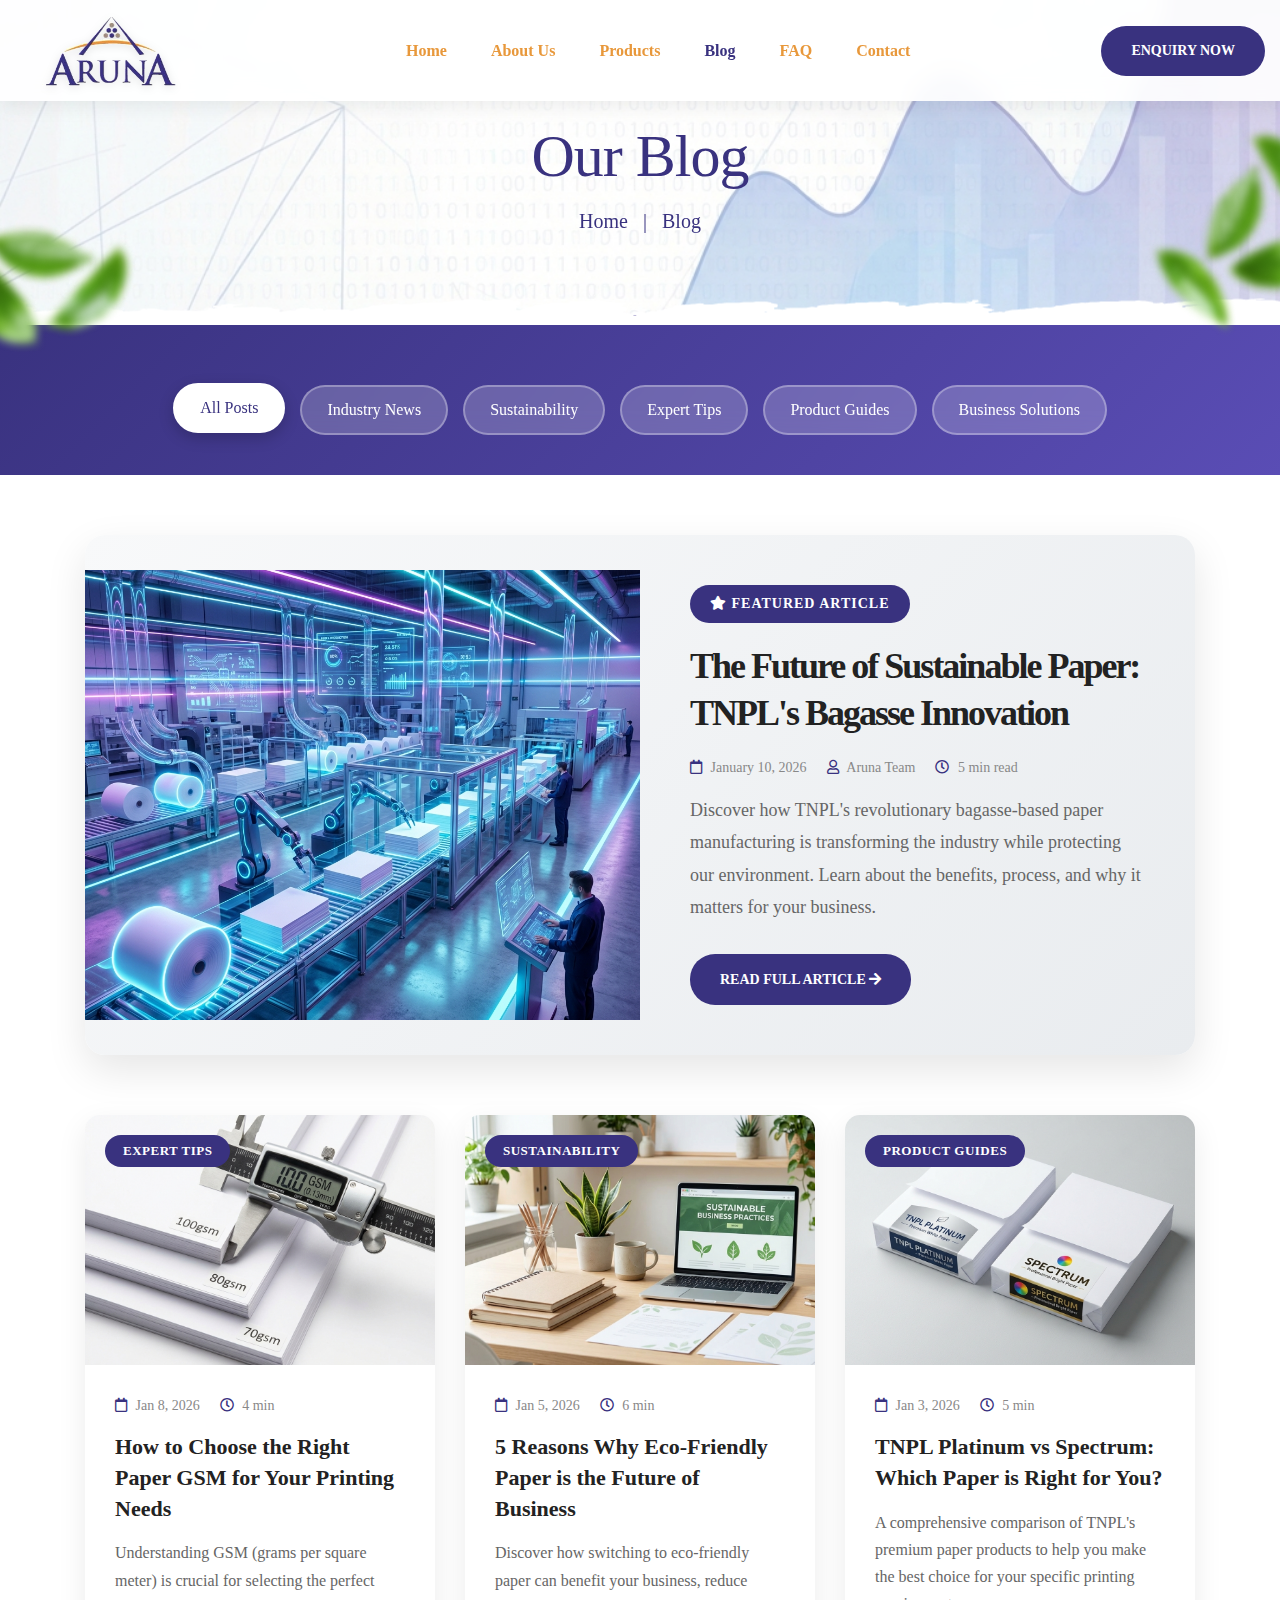
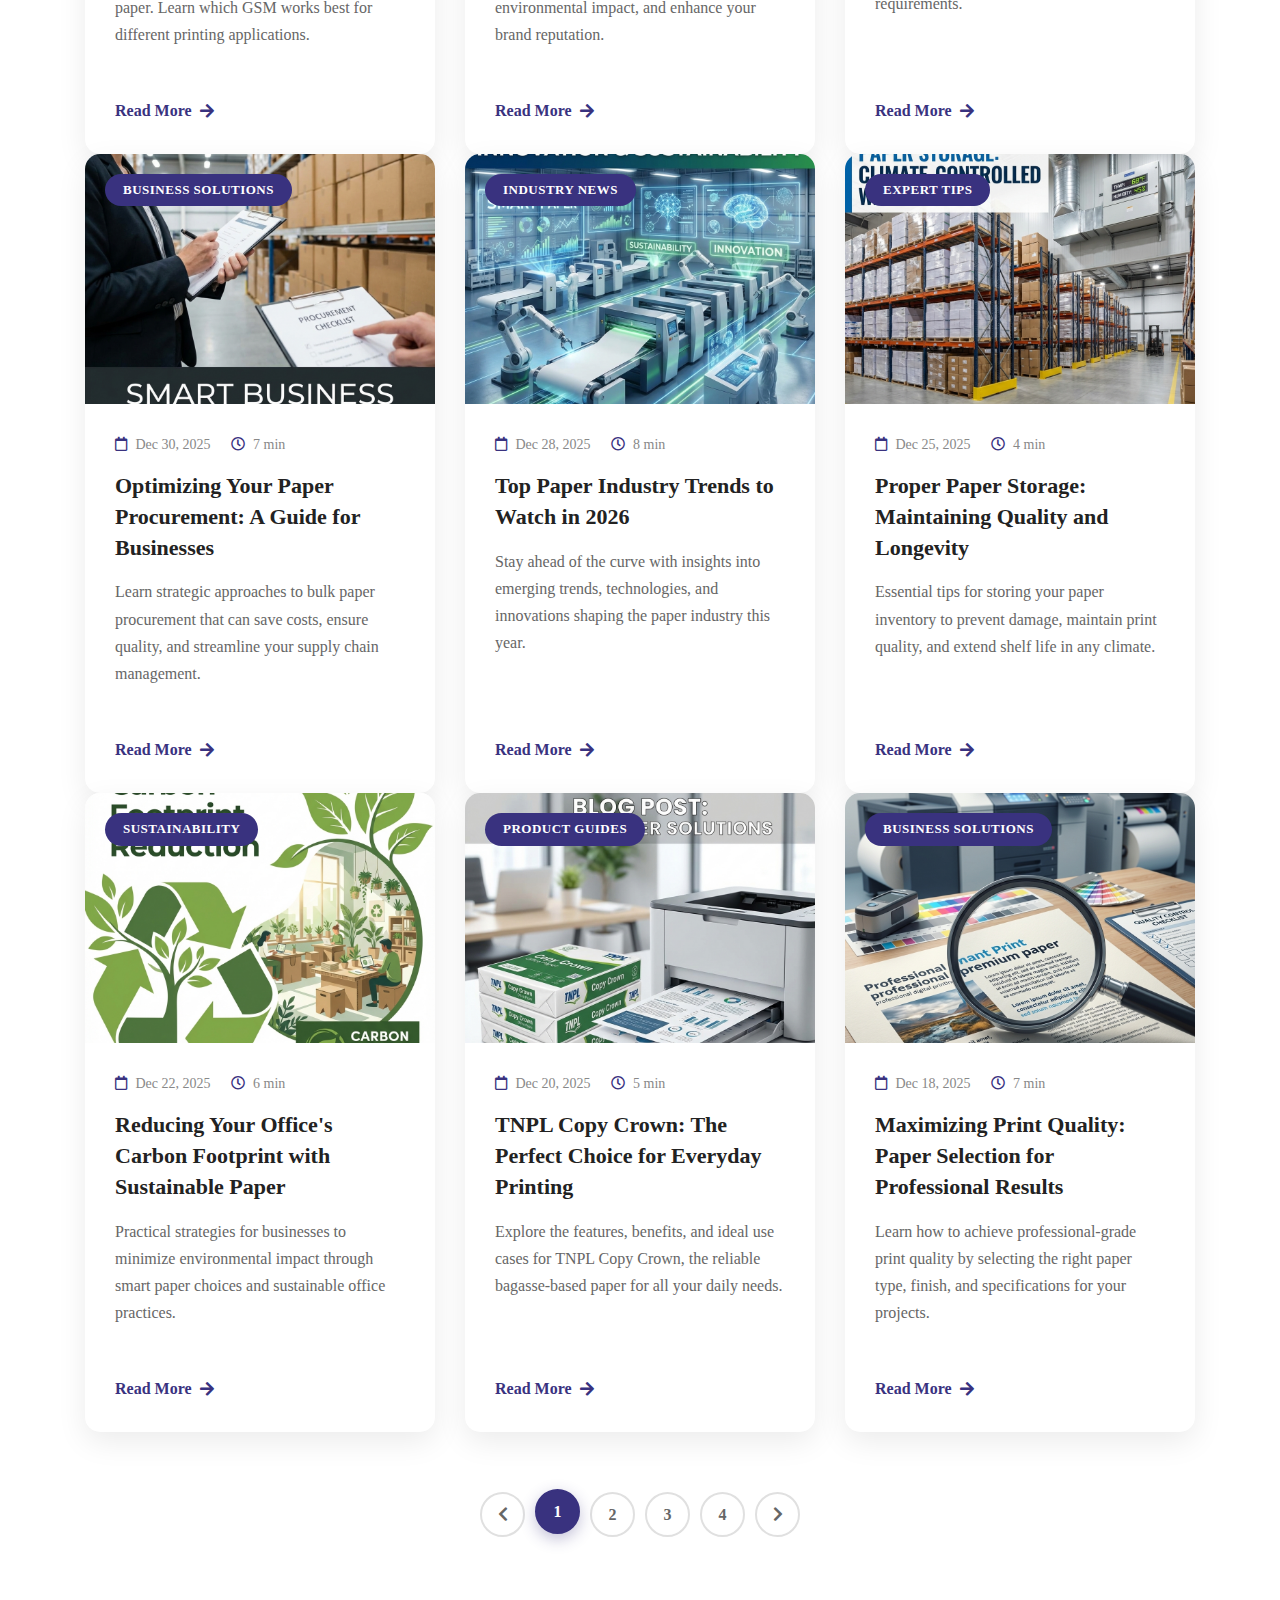
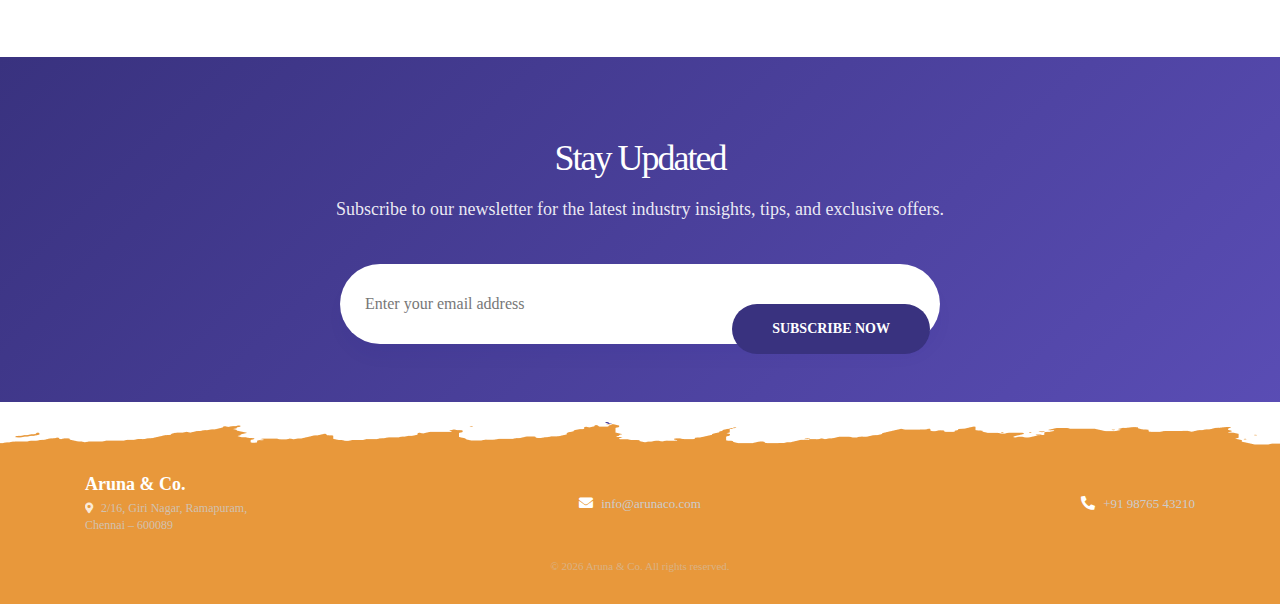
<file: blog.html>
<!doctype html>
<html class="no-js" lang="en">

<head>
    <meta charset="utf-8">
    <meta http-equiv="x-ua-compatible" content="ie=edge">
    <title>Blog - Aruna & Co. | Paper Industry Insights & News</title>
    <meta name="description"
        content="Stay updated with the latest news, insights, and trends in the paper industry. Expert tips on paper selection, sustainability, and business solutions.">
    <meta name="viewport" content="width=device-width, initial-scale=1">

    <link rel="shortcut icon" type="image/x-icon" href="">

    <!-- Google Fonts -->
    <link rel="preconnect" href="https://fonts.googleapis.com">
    <link rel="preconnect" href="https://fonts.gstatic.com" crossorigin>
    <link
        href="https://fonts.googleapis.com/css2?family=Oswald:wght@400;500;600;700&family=Roboto:ital,wght@0,400;0,500;0,700;1,400;1,500&display=swap"
        rel="stylesheet">

    <!-- CSS here -->
    <link rel="stylesheet" href="assets/css/bootstrap.min.css">
    <link rel="stylesheet" href="assets/css/animate.min.css">
    <link rel="stylesheet" href="assets/css/magnific-popup.css">
    <link rel="stylesheet" href="assets/css/fontawesome-all.min.css">
    <link rel="stylesheet" href="assets/css/flaticon.css">
    <link rel="stylesheet" href="assets/css/jquery-ui.css">
    <link rel="stylesheet" href="assets/css/odometer.css">
    <link rel="stylesheet" href="assets/css/slick.css">
    <link rel="stylesheet" href="assets/css/default.css">
    <link rel="stylesheet" href="assets/css/style.css">
    <link rel="stylesheet" href="assets/css/responsive.css">
    <style>
        .footer-widget.widget_nav_menu ul.list-wrap>li {
            position: relative;
            padding-left: 15px;
        }

        .footer-widget.widget_nav_menu ul.list-wrap>li::before {
            content: "•";
            position: absolute;
            left: 0;
            color: var(--tg-secondary-color);
            font-size: 20px;
            line-height: 1;
        }

        /* Blog Specific Styles */
        .blog-search-area {
            background: linear-gradient(135deg, #39327f 0%, #5a4db5 100%);
            padding: 40px 0;
            margin-bottom: 60px;
        }

        .blog-search-box {
            position: relative;
            max-width: 600px;
            margin: 0 auto;
        }

        .blog-search-box input {
            width: 100%;
            padding: 18px 60px 18px 25px;
            border: none;
            border-radius: 50px;
            font-size: 16px;
            box-shadow: 0 10px 30px rgba(0, 0, 0, 0.1);
            transition: all 0.3s ease;
        }

        .blog-search-box input:focus {
            outline: none;
            box-shadow: 0 15px 40px rgba(0, 0, 0, 0.15);
        }

        .blog-search-box button {
            position: absolute;
            right: 8px;
            top: 50%;
            transform: translateY(-50%);
            background: #39327f;
            color: #fff;
            border: none;
            width: 45px;
            height: 45px;
            border-radius: 50%;
            cursor: pointer;
            transition: all 0.3s ease;
        }

        .blog-search-box button:hover {
            background: #2a1f5f;
            transform: translateY(-50%) scale(1.05);
        }

        .blog-categories {
            display: flex;
            justify-content: center;
            flex-wrap: wrap;
            gap: 15px;
            margin-top: 30px;
        }

        .blog-category-btn {
            padding: 10px 25px;
            background: rgba(255, 255, 255, 0.2);
            color: #fff;
            border: 2px solid rgba(255, 255, 255, 0.3);
            border-radius: 25px;
            cursor: pointer;
            transition: all 0.3s ease;
            font-weight: 500;
            backdrop-filter: blur(10px);
        }

        .blog-category-btn:hover,
        .blog-category-btn.active {
            background: #fff;
            color: #39327f;
            border-color: #fff;
            transform: translateY(-2px);
            box-shadow: 0 5px 15px rgba(0, 0, 0, 0.2);
        }

        /* Light Breadcrumb Theme */
        .breadcrumb-light::before {
            opacity: 0 !important;
        }

        .breadcrumb-light .title {
            color: #39327f !important;
        }

        .breadcrumb-light .breadcrumb li,
        .breadcrumb-light .breadcrumb li a {
            color: #39327f !important;
        }

        .breadcrumb-light .breadcrumb-item+.breadcrumb-item::before {
            color: #39327f !important;
        }

        .blog-post-card {
            background: #fff;
            border-radius: 15px;
            overflow: hidden;
            box-shadow: 0 10px 30px rgba(0, 0, 0, 0.08);
            transition: all 0.4s ease;
            margin-bottom: 30px;
            height: 100%;
            display: flex;
            flex-direction: column;
        }

        .blog-post-card:hover {
            transform: translateY(-10px);
            box-shadow: 0 20px 50px rgba(0, 0, 0, 0.15);
        }

        .blog-post-image {
            position: relative;
            overflow: hidden;
            height: 250px;
        }

        .blog-post-image img {
            width: 100%;
            height: 100%;
            object-fit: cover;
            transition: transform 0.5s ease;
        }

        .blog-post-card:hover .blog-post-image img {
            transform: scale(1.1);
        }

        .blog-post-category {
            position: absolute;
            top: 20px;
            left: 20px;
            background: #39327f;
            color: #fff;
            padding: 6px 18px;
            border-radius: 20px;
            font-size: 13px;
            font-weight: 600;
            text-transform: uppercase;
            letter-spacing: 0.5px;
            z-index: 2;
        }

        .blog-post-content {
            padding: 30px;
            flex-grow: 1;
            display: flex;
            flex-direction: column;
        }

        .blog-post-meta {
            display: flex;
            gap: 20px;
            margin-bottom: 15px;
            font-size: 14px;
            color: #888;
        }

        .blog-post-meta i {
            color: #39327f;
            margin-right: 5px;
        }

        .blog-post-title {
            font-size: 22px;
            font-weight: 700;
            color: #222;
            margin-bottom: 15px;
            line-height: 1.4;
            transition: color 0.3s ease;
        }

        .blog-post-card:hover .blog-post-title {
            color: #39327f;
        }

        .blog-post-excerpt {
            color: #666;
            line-height: 1.7;
            margin-bottom: 20px;
            flex-grow: 1;
        }

        .blog-read-more {
            display: inline-flex;
            align-items: center;
            color: #39327f;
            font-weight: 600;
            text-decoration: none;
            transition: all 0.3s ease;
        }

        .blog-read-more i {
            margin-left: 8px;
            transition: transform 0.3s ease;
        }

        .blog-read-more:hover {
            color: #2a1f5f;
        }

        .blog-read-more:hover i {
            transform: translateX(5px);
        }

        .featured-post {
            background: linear-gradient(135deg, #f8f9fa 0%, #e9ecef 100%);
            border-radius: 20px;
            overflow: hidden;
            margin-bottom: 60px;
            box-shadow: 0 15px 40px rgba(0, 0, 0, 0.1);
        }

        .featured-post .row {
            align-items: center;
        }

        .featured-post-image {
            height: 450px;
            overflow: hidden;
        }

        .featured-post-image img {
            width: 100%;
            height: 100%;
            object-fit: cover;
        }

        .featured-post-content {
            padding: 50px;
        }

        .featured-badge {
            display: inline-block;
            background: #39327f;
            color: #fff;
            padding: 8px 20px;
            border-radius: 25px;
            font-size: 14px;
            font-weight: 600;
            margin-bottom: 20px;
            text-transform: uppercase;
            letter-spacing: 1px;
        }

        .featured-post-title {
            font-size: 36px;
            font-weight: 700;
            color: #222;
            margin-bottom: 20px;
            line-height: 1.3;
        }

        .featured-post-excerpt {
            font-size: 18px;
            color: #666;
            line-height: 1.8;
            margin-bottom: 30px;
        }

        .pagination-wrap {
            display: flex;
            justify-content: center;
            gap: 10px;
            margin-top: 60px;
        }

        .pagination-btn {
            width: 45px;
            height: 45px;
            border-radius: 50%;
            border: 2px solid #e0e0e0;
            background: #fff;
            color: #666;
            display: flex;
            align-items: center;
            justify-content: center;
            cursor: pointer;
            transition: all 0.3s ease;
            font-weight: 600;
        }

        .pagination-btn:hover,
        .pagination-btn.active {
            background: #39327f;
            color: #fff;
            border-color: #39327f;
            transform: translateY(-3px);
            box-shadow: 0 5px 15px rgba(57, 50, 127, 0.3);
        }

        @media (max-width: 991px) {
            .featured-post-image {
                height: 350px;
            }

            .featured-post-content {
                padding: 40px 30px;
            }

            .featured-post-title {
                font-size: 28px;
            }

            .featured-post-excerpt {
                font-size: 16px;
            }
        }

        @media (max-width: 767px) {
            .blog-categories {
                gap: 10px;
            }

            .blog-category-btn {
                padding: 8px 18px;
                font-size: 14px;
            }

            .featured-post-image {
                height: 250px;
            }

            .featured-post-content {
                padding: 30px 20px;
            }

            .featured-post-title {
                font-size: 24px;
            }

            .blog-post-image {
                height: 200px;
            }
        }
    </style>
</head>

<body>

    <!-- Pre-loader-start -->
    <div id="preloader">
        <div class="tg-cube-grid">
            <div class="tg-cube tg-cube1"></div>
            <div class="tg-cube tg-cube2"></div>
            <div class="tg-cube tg-cube3"></div>
            <div class="tg-cube tg-cube4"></div>
            <div class="tg-cube tg-cube5"></div>
            <div class="tg-cube tg-cube6"></div>
            <div class="tg-cube tg-cube7"></div>
            <div class="tg-cube tg-cube8"></div>
            <div class="tg-cube tg-cube9"></div>
        </div>
    </div>
    <!-- Pre-loader-end -->

    <!-- Scroll-top -->
    <button class="scroll-top scroll-to-target" data-target="html">
        <i class="fas fa-angle-up"></i>
    </button>
    <!-- Scroll-top-end-->

    <!-- header-area -->
    <header id="home">
        <div id="sticky-header" class="menu-area transparent-header light-bg-header">
            <div class="container custom-container">
                <div class="row">
                    <div class="col-12">
                        <div class="mobile-nav-toggler"><i class="flaticon-layout"></i></div>
                        <div class="menu-wrap">
                            <nav class="menu-nav">
                                <div class="logo">
                                    <a href="index.html">
                                        <img src="assets/img/logo/aruna_logo.png" alt="Aruna & Co."
                                            style="max-width: 200px; height: auto;">
                                    </a>
                                </div>
                                <div class="navbar-wrap main-menu d-none d-xl-flex">
                                    <ul class="navigation">
                                        <li><a href="index.html">Home</a></li>
                                        <li><a href="about.html">About Us</a></li>
                                        <li><a href="products.html">Products</a></li>
                                        <li class="active"><a href="blog.html">Blog</a></li>
                                        <li><a href="faq.html">FAQ</a></li>
                                        <li><a href="contact.html">Contact</a></li>
                                    </ul>
                                </div>
                                <div class="header-btn d-none d-sm-block">
                                    <a href="products.html#order" class="tg-btn">Enquiry Now</a>
                                </div>
                            </nav>
                        </div>
                    </div>
                </div>
            </div>
        </div>

        <!-- Mobile Menu  -->
        <div class="mobile-menu">
            <nav class="menu-box">
                <div class="close-btn"><i class="fas fa-times"></i></div>
                <div class="nav-logo">
                    <a href="index.html">
                        <h3 style="color: #39327f;">Aruna & Co.</h3>
                        <p style="color: #222; margin-bottom: 0;">Authorised TNPL Distributor</p>
                    </a>
                </div>
                <div class="menu-outer"></div>
                <div class="social-links">
                    <ul class="clearfix">
                        <li><a href="#"><i class="fab fa-linkedin-in"></i></a></li>
                    </ul>
                </div>
            </nav>
        </div>
        <div class="menu-backdrop"></div>
        <!-- End Mobile Menu -->
    </header>
    <!-- header-area-end -->

    <!-- main-area -->
    <main class="main-area fix">

        <!-- breadcrumb-area -->
        <section class="breadcrumb-area breadcrumb-bg breadcrumb-light"
            style="background-image: url('assets/img/bg/blog_header_bg_light.png');">
            <div class="container">
                <div class="row justify-content-center">
                    <div class="col-xl-10">
                        <div class="breadcrumb-content text-center">
                            <h2 class="title">Our Blog</h2>
                            <nav aria-label="Breadcrumbs" class="breadcrumb-trail">
                                <ul class="breadcrumb">
                                    <li class="breadcrumb-item trail-item trail-begin">
                                        <a href="index.html"><span>Home</span></a>
                                    </li>
                                    <li class="breadcrumb-item trail-item trail-end"><span>Blog</span></li>
                                </ul>
                            </nav>
                        </div>
                    </div>
                </div>
            </div>
            <div class="video-shape one"><img src="assets/img/others/video_shape01.png" alt="shape"></div>
            <div class="video-shape two"><img src="assets/img/others/video_shape02.png" alt="shape"></div>
        </section>
        <!-- breadcrumb-area-end -->

        <!-- blog-search-area -->
        <section class="blog-search-area">
            <div class="container">

                <div class="blog-categories">
                    <button class="blog-category-btn active" data-category="all">All Posts</button>
                    <button class="blog-category-btn" data-category="industry">Industry News</button>
                    <button class="blog-category-btn" data-category="sustainability">Sustainability</button>
                    <button class="blog-category-btn" data-category="tips">Expert Tips</button>
                    <button class="blog-category-btn" data-category="products">Product Guides</button>
                    <button class="blog-category-btn" data-category="business">Business Solutions</button>
                </div>
            </div>
        </section>
        <!-- blog-search-area-end -->

        <!-- blog-content-area -->
        <section class="blog-content-area pb-120">
            <div class="container">

                <!-- Featured Post -->
                <div class="featured-post wow fadeInUp" data-wow-delay=".2s">
                    <div class="row g-0">
                        <div class="col-lg-6">
                            <div class="featured-post-image">
                                <img src="assets/img/blog/featured-post.jpg" alt="Featured Post">
                            </div>
                        </div>
                        <div class="col-lg-6">
                            <div class="featured-post-content">
                                <span class="featured-badge"><i class="fas fa-star"></i> Featured Article</span>
                                <h2 class="featured-post-title">The Future of Sustainable Paper: TNPL's Bagasse
                                    Innovation</h2>
                                <div class="blog-post-meta">
                                    <span><i class="far fa-calendar"></i> January 10, 2026</span>
                                    <span><i class="far fa-user"></i> Aruna Team</span>
                                    <span><i class="far fa-clock"></i> 5 min read</span>
                                </div>
                                <p class="featured-post-excerpt">Discover how TNPL's revolutionary bagasse-based paper
                                    manufacturing is transforming the industry while protecting our environment. Learn
                                    about the benefits, process, and why it matters for your business.</p>
                                <a href="#" class="tg-btn">Read Full Article <i class="fas fa-arrow-right"></i></a>
                            </div>
                        </div>
                    </div>
                </div>

                <!-- Blog Posts Grid -->
                <div class="row" id="blogPostsGrid">

                    <!-- Blog Post 1 -->
                    <div class="col-lg-4 col-md-6 wow fadeInUp" data-wow-delay=".2s" data-category="tips">
                        <div class="blog-post-card">
                            <div class="blog-post-image">
                                <img src="assets/img/blog/post-1.jpg" alt="Choosing the Right Paper GSM">
                                <span class="blog-post-category">Expert Tips</span>
                            </div>
                            <div class="blog-post-content">
                                <div class="blog-post-meta">
                                    <span><i class="far fa-calendar"></i> Jan 8, 2026</span>
                                    <span><i class="far fa-clock"></i> 4 min</span>
                                </div>
                                <h3 class="blog-post-title">How to Choose the Right Paper GSM for Your Printing Needs
                                </h3>
                                <p class="blog-post-excerpt">Understanding GSM (grams per square meter) is crucial for
                                    selecting the perfect paper. Learn which GSM works best for different printing
                                    applications.</p>
                                <a href="#" class="blog-read-more">Read More <i class="fas fa-arrow-right"></i></a>
                            </div>
                        </div>
                    </div>

                    <!-- Blog Post 2 -->
                    <div class="col-lg-4 col-md-6 wow fadeInUp" data-wow-delay=".3s" data-category="sustainability">
                        <div class="blog-post-card">
                            <div class="blog-post-image">
                                <img src="assets/img/blog/post-2.jpg" alt="Eco-Friendly Paper Benefits">
                                <span class="blog-post-category">Sustainability</span>
                            </div>
                            <div class="blog-post-content">
                                <div class="blog-post-meta">
                                    <span><i class="far fa-calendar"></i> Jan 5, 2026</span>
                                    <span><i class="far fa-clock"></i> 6 min</span>
                                </div>
                                <h3 class="blog-post-title">5 Reasons Why Eco-Friendly Paper is the Future of Business
                                </h3>
                                <p class="blog-post-excerpt">Discover how switching to eco-friendly paper can benefit
                                    your business, reduce environmental impact, and enhance your brand reputation.</p>
                                <a href="#" class="blog-read-more">Read More <i class="fas fa-arrow-right"></i></a>
                            </div>
                        </div>
                    </div>

                    <!-- Blog Post 3 -->
                    <div class="col-lg-4 col-md-6 wow fadeInUp" data-wow-delay=".4s" data-category="products">
                        <div class="blog-post-card">
                            <div class="blog-post-image">
                                <img src="assets/img/blog/post-3.jpg" alt="TNPL Platinum vs Spectrum">
                                <span class="blog-post-category">Product Guides</span>
                            </div>
                            <div class="blog-post-content">
                                <div class="blog-post-meta">
                                    <span><i class="far fa-calendar"></i> Jan 3, 2026</span>
                                    <span><i class="far fa-clock"></i> 5 min</span>
                                </div>
                                <h3 class="blog-post-title">TNPL Platinum vs Spectrum: Which Paper is Right for You?
                                </h3>
                                <p class="blog-post-excerpt">A comprehensive comparison of TNPL's premium paper products
                                    to help you make the best choice for your specific printing requirements.</p>
                                <a href="#" class="blog-read-more">Read More <i class="fas fa-arrow-right"></i></a>
                            </div>
                        </div>
                    </div>

                    <!-- Blog Post 4 -->
                    <div class="col-lg-4 col-md-6 wow fadeInUp" data-wow-delay=".2s" data-category="business">
                        <div class="blog-post-card">
                            <div class="blog-post-image">
                                <img src="assets/img/blog/post-4.jpg" alt="Bulk Paper Procurement">
                                <span class="blog-post-category">Business Solutions</span>
                            </div>
                            <div class="blog-post-content">
                                <div class="blog-post-meta">
                                    <span><i class="far fa-calendar"></i> Dec 30, 2025</span>
                                    <span><i class="far fa-clock"></i> 7 min</span>
                                </div>
                                <h3 class="blog-post-title">Optimizing Your Paper Procurement: A Guide for Businesses
                                </h3>
                                <p class="blog-post-excerpt">Learn strategic approaches to bulk paper procurement that
                                    can save costs, ensure quality, and streamline your supply chain management.</p>
                                <a href="#" class="blog-read-more">Read More <i class="fas fa-arrow-right"></i></a>
                            </div>
                        </div>
                    </div>

                    <!-- Blog Post 5 -->
                    <div class="col-lg-4 col-md-6 wow fadeInUp" data-wow-delay=".3s" data-category="industry">
                        <div class="blog-post-card">
                            <div class="blog-post-image">
                                <img src="assets/img/blog/post-5.jpg" alt="Paper Industry Trends 2026">
                                <span class="blog-post-category">Industry News</span>
                            </div>
                            <div class="blog-post-content">
                                <div class="blog-post-meta">
                                    <span><i class="far fa-calendar"></i> Dec 28, 2025</span>
                                    <span><i class="far fa-clock"></i> 8 min</span>
                                </div>
                                <h3 class="blog-post-title">Top Paper Industry Trends to Watch in 2026</h3>
                                <p class="blog-post-excerpt">Stay ahead of the curve with insights into emerging trends,
                                    technologies, and innovations shaping the paper industry this year.</p>
                                <a href="#" class="blog-read-more">Read More <i class="fas fa-arrow-right"></i></a>
                            </div>
                        </div>
                    </div>

                    <!-- Blog Post 6 -->
                    <div class="col-lg-4 col-md-6 wow fadeInUp" data-wow-delay=".4s" data-category="tips">
                        <div class="blog-post-card">
                            <div class="blog-post-image">
                                <img src="assets/img/blog/post-6.jpg" alt="Paper Storage Tips">
                                <span class="blog-post-category">Expert Tips</span>
                            </div>
                            <div class="blog-post-content">
                                <div class="blog-post-meta">
                                    <span><i class="far fa-calendar"></i> Dec 25, 2025</span>
                                    <span><i class="far fa-clock"></i> 4 min</span>
                                </div>
                                <h3 class="blog-post-title">Proper Paper Storage: Maintaining Quality and Longevity</h3>
                                <p class="blog-post-excerpt">Essential tips for storing your paper inventory to prevent
                                    damage, maintain print quality, and extend shelf life in any climate.</p>
                                <a href="#" class="blog-read-more">Read More <i class="fas fa-arrow-right"></i></a>
                            </div>
                        </div>
                    </div>

                    <!-- Blog Post 7 -->
                    <div class="col-lg-4 col-md-6 wow fadeInUp" data-wow-delay=".2s" data-category="sustainability">
                        <div class="blog-post-card">
                            <div class="blog-post-image">
                                <img src="assets/img/blog/post-7.jpg" alt="Carbon Footprint Reduction">
                                <span class="blog-post-category">Sustainability</span>
                            </div>
                            <div class="blog-post-content">
                                <div class="blog-post-meta">
                                    <span><i class="far fa-calendar"></i> Dec 22, 2025</span>
                                    <span><i class="far fa-clock"></i> 6 min</span>
                                </div>
                                <h3 class="blog-post-title">Reducing Your Office's Carbon Footprint with Sustainable
                                    Paper</h3>
                                <p class="blog-post-excerpt">Practical strategies for businesses to minimize
                                    environmental impact through smart paper choices and sustainable office practices.
                                </p>
                                <a href="#" class="blog-read-more">Read More <i class="fas fa-arrow-right"></i></a>
                            </div>
                        </div>
                    </div>

                    <!-- Blog Post 8 -->
                    <div class="col-lg-4 col-md-6 wow fadeInUp" data-wow-delay=".3s" data-category="products">
                        <div class="blog-post-card">
                            <div class="blog-post-image">
                                <img src="assets/img/blog/post-8.jpg" alt="Copy Crown Features">
                                <span class="blog-post-category">Product Guides</span>
                            </div>
                            <div class="blog-post-content">
                                <div class="blog-post-meta">
                                    <span><i class="far fa-calendar"></i> Dec 20, 2025</span>
                                    <span><i class="far fa-clock"></i> 5 min</span>
                                </div>
                                <h3 class="blog-post-title">TNPL Copy Crown: The Perfect Choice for Everyday Printing
                                </h3>
                                <p class="blog-post-excerpt">Explore the features, benefits, and ideal use cases for
                                    TNPL Copy Crown, the reliable bagasse-based paper for all your daily needs.</p>
                                <a href="#" class="blog-read-more">Read More <i class="fas fa-arrow-right"></i></a>
                            </div>
                        </div>
                    </div>

                    <!-- Blog Post 9 -->
                    <div class="col-lg-4 col-md-6 wow fadeInUp" data-wow-delay=".4s" data-category="business">
                        <div class="blog-post-card">
                            <div class="blog-post-image">
                                <img src="assets/img/blog/post-9.jpg" alt="Print Quality Optimization">
                                <span class="blog-post-category">Business Solutions</span>
                            </div>
                            <div class="blog-post-content">
                                <div class="blog-post-meta">
                                    <span><i class="far fa-calendar"></i> Dec 18, 2025</span>
                                    <span><i class="far fa-clock"></i> 7 min</span>
                                </div>
                                <h3 class="blog-post-title">Maximizing Print Quality: Paper Selection for Professional
                                    Results</h3>
                                <p class="blog-post-excerpt">Learn how to achieve professional-grade print quality by
                                    selecting the right paper type, finish, and specifications for your projects.</p>
                                <a href="#" class="blog-read-more">Read More <i class="fas fa-arrow-right"></i></a>
                            </div>
                        </div>
                    </div>

                </div>

                <!-- Pagination -->
                <div class="pagination-wrap">
                    <button class="pagination-btn"><i class="fas fa-chevron-left"></i></button>
                    <button class="pagination-btn active">1</button>
                    <button class="pagination-btn">2</button>
                    <button class="pagination-btn">3</button>
                    <button class="pagination-btn">4</button>
                    <button class="pagination-btn"><i class="fas fa-chevron-right"></i></button>
                </div>

            </div>
        </section>
        <!-- blog-content-area-end -->

        <!-- newsletter-area -->
        <section class="newsletter-area"
            style="background: linear-gradient(135deg, #39327f 0%, #5a4db5 100%); padding: 80px 0;">
            <div class="container">
                <div class="row justify-content-center">
                    <div class="col-lg-8">
                        <div class="newsletter-content text-center">
                            <h2 style="color: #fff; margin-bottom: 15px; font-size: 36px;">Stay Updated</h2>
                            <p style="color: rgba(255,255,255,0.9); font-size: 18px; margin-bottom: 40px;">Subscribe to
                                our newsletter for the latest industry insights, tips, and exclusive offers.</p>
                            <form class="newsletter-form"
                                style="max-width: 600px; margin: 0 auto; display: flex; gap: 15px;">
                                <input type="email" placeholder="Enter your email address"
                                    style="flex: 1; padding: 18px 25px; border: none; border-radius: 50px; font-size: 16px;">
                                <button type="submit" class="tg-btn"
                                    style="background: #fff; color: #39327f; padding: 18px 40px; white-space: nowrap;">Subscribe
                                    Now</button>
                            </form>
                        </div>
                    </div>
                </div>
            </div>
        </section>
        <!-- newsletter-area-end -->

    </main>
    <!-- main-area-end -->

    <!-- Footer-area -->
    <footer class="footer-area"
        style="background: #0A0A0A; color: #fff; padding: 50px 0 20px; position: relative; margin-top: 0;">
        <!-- Top Shape from Old Design -->
        <div
            style="position: absolute; left: 0; top: -22px; width: 100%; height: 53px; background-image: url('assets/img/bg/footer_bg_shape.png'); background-repeat: repeat; background-position: center; z-index: 2;">
        </div>

        <div class="container" style="position: relative; z-index: 3;">
            <div class="row align-items-center justify-content-between">
                <!-- Col 1: Location -->
                <div class="col-lg-4 col-md-12 mb-4 mb-lg-0 text-center text-lg-start">
                    <div class="footer-info">
                        <h4 style="color: #fff; margin-bottom: 5px; font-size: 18px; font-weight: 700;">Aruna & Co.</h4>
                        <p style="color: #ccc; margin-bottom: 0; font-size: 12px; line-height: 1.4; opacity: 0.8;">
                            <i class="fas fa-map-marker-alt me-2" style="color: #fff; font-size: 11px;"></i>2/16, Giri
                            Nagar, Ramapuram,<br>Chennai – 600089
                        </p>
                    </div>
                </div>

                <!-- Col 2: Email -->
                <div class="col-lg-4 col-md-12 mb-4 mb-lg-0 text-center">
                    <div class="footer-contact" style="color: #ccc; font-size: 13px; font-weight: 500;">
                        <a href="mailto:info@arunaco.com"
                            style="color: inherit; text-decoration: none; transition: color 0.3s;"
                            onmouseover="this.style.color='#fff'" onmouseout="this.style.color='inherit'">
                            <i class="fas fa-envelope me-2" style="color: #fff; font-size: 14px;"></i>info@arunaco.com
                        </a>
                    </div>
                </div>

                <!-- Col 3: Contact Number -->
                <div class="col-lg-4 col-md-12 text-center text-lg-end">
                    <div class="footer-contact" style="color: #ccc; font-size: 13px; font-weight: 500;">
                        <a href="tel:+919876543210"
                            style="color: inherit; text-decoration: none; transition: color 0.3s;"
                            onmouseover="this.style.color='#fff'" onmouseout="this.style.color='inherit'">
                            <i class="fas fa-phone-alt me-2" style="color: #fff; font-size: 14px;"></i>+91 98765
                            43210
                        </a>
                    </div>
                </div>
            </div>

            <!-- Bottom: Copyright Centered -->
            <div class="row pt-4 pb-2">
                <div class="col-12 text-center">
                    <p class="mb-0" style="color: #ccc; font-size: 11px; opacity: 0.5;">&copy; 2026 Aruna & Co. All
                        rights reserved.</p>
                </div>
            </div>
        </div>
    </footer>
    <!-- Footer-area-end -->

    <!-- JS here -->
    <script src="assets/js/vendor/jquery-3.6.0.min.js"></script>
    <script src="assets/js/bootstrap.min.js"></script>
    <script src="assets/js/wow.min.js"></script>
    <script src="assets/js/main.js"></script>

    <script>
        // Category Filter Functionality
        $(document).ready(function () {
            // Category buttons
            $('.blog-category-btn').on('click', function () {
                $('.blog-category-btn').removeClass('active');
                $(this).addClass('active');

                const category = $(this).data('category');

                if (category === 'all') {
                    $('.blog-post-card').parent().fadeIn(400);
                } else {
                    $('.blog-post-card').parent().hide();
                    $('[data-category="' + category + '"]').fadeIn(400);
                }
            });



            // Pagination
            $('.pagination-btn').on('click', function () {
                if (!$(this).hasClass('active') && !$(this).find('i').length) {
                    $('.pagination-btn').removeClass('active');
                    $(this).addClass('active');

                    // Scroll to top of blog posts
                    $('html, body').animate({
                        scrollTop: $('.blog-content-area').offset().top - 100
                    }, 500);
                }
            });

            // Newsletter form submission
            $('.newsletter-form').on('submit', function (e) {
                e.preventDefault();
                const email = $(this).find('input[type="email"]').val();
                if (email) {
                    alert('Thank you for subscribing! We\'ll keep you updated with the latest insights.');
                    $(this).find('input[type="email"]').val('');
                }
            });
        });
    </script>
</body>

</html>
</file>
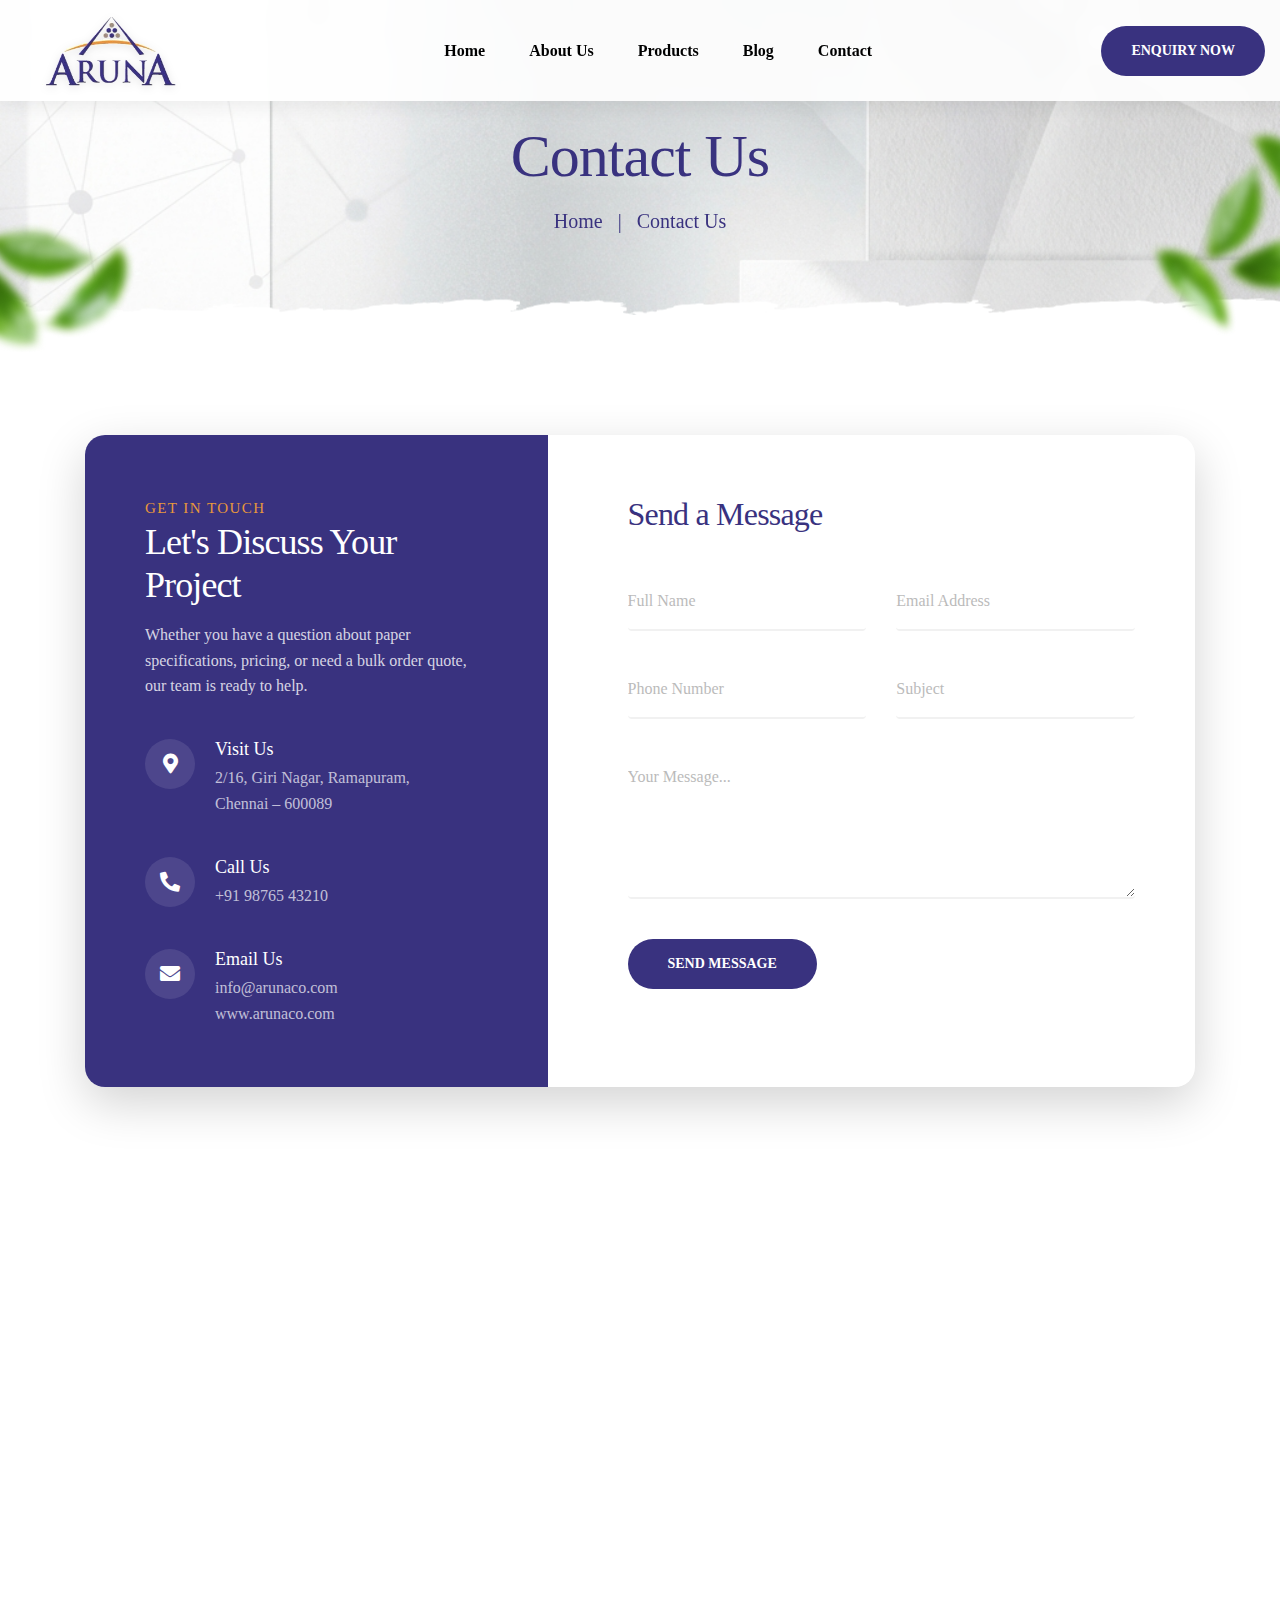
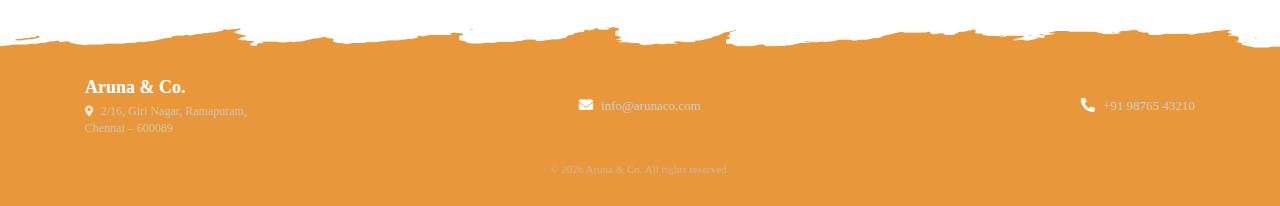
<file: contact.html>
<!doctype html>
<html class="no-js" lang="en">

<head>
    <meta charset="utf-8">
    <meta http-equiv="x-ua-compatible" content="ie=edge">
    <title>Contact - Aruna & Co.</title>
    <meta name="description" content="">
    <meta name="viewport" content="width=device-width, initial-scale=1">

    <link rel="shortcut icon" type="image/x-icon" href="">
    <!-- Place favicon.ico in the root directory -->

    <!-- Google Fonts -->
    <link rel="preconnect" href="https://fonts.googleapis.com">
    <link rel="preconnect" href="https://fonts.gstatic.com" crossorigin>
    <link
        href="https://fonts.googleapis.com/css2?family=Oswald:wght@400;500;600;700&family=Roboto:ital,wght@0,400;0,500;0,700;1,400;1,500&display=swap"
        rel="stylesheet">

    <!-- Preload -->
    <link rel="preload" href="assets/css/bootstrap.min.css" as="style">
    <link rel="preload" href="assets/css/style.css" as="style">
    <link rel="preload" href="assets/css/default.css" as="style">
    <link rel="preload" href="assets/css/fontawesome-all.min.css" as="style">
    <link rel="preload" href="assets/css/animate.min.css" as="style">

    <!-- CSS here -->
    <link rel="stylesheet" href="assets/css/bootstrap.min.css">
    <link rel="stylesheet" href="assets/css/animate.min.css">
    <link rel="stylesheet" href="assets/css/magnific-popup.css">
    <link rel="stylesheet" href="assets/css/fontawesome-all.min.css">
    <link rel="stylesheet" href="assets/css/flaticon.css">
    <link rel="stylesheet" href="assets/css/jquery-ui.css">
    <link rel="stylesheet" href="assets/css/odometer.css">
    <link rel="stylesheet" href="assets/css/slick.css">
    <link rel="stylesheet" href="assets/css/default.css">
    <link rel="stylesheet" href="assets/css/style.css">
    <link rel="stylesheet" href="assets/css/responsive.css">
    <style>
        .footer-widget.widget_nav_menu ul.list-wrap>li {
            position: relative;
            padding-left: 15px;
        }

        .footer-widget.widget_nav_menu ul.list-wrap>li::before {
            content: "•";
            position: absolute;
            left: 0;
            color: var(--tg-secondary-color);
            font-size: 20px;
            line-height: 1;
        }

        /* Light Breadcrumb Theme */
        .breadcrumb-light::before {
            opacity: 0 !important;
        }

        .breadcrumb-light .title {
            color: #39327f !important;
        }

        .breadcrumb-light .breadcrumb li,
        .breadcrumb-light .breadcrumb li a {
            color: #39327f !important;
        }

        .breadcrumb-light .breadcrumb-item+.breadcrumb-item::before {
            color: #39327f !important;
        }

        /* Navigation Menu Color Override */
        .navigation li a,
        .navbar-wrap ul li a {
            color: #000000 !important;
        }
    </style>
</head>

<body>

    <!-- Pre-loader-start -->
    <div id="preloader">
        <div class="tg-cube-grid">
            <div class="tg-cube tg-cube1"></div>
            <div class="tg-cube tg-cube2"></div>
            <div class="tg-cube tg-cube3"></div>
            <div class="tg-cube tg-cube4"></div>
            <div class="tg-cube tg-cube5"></div>
            <div class="tg-cube tg-cube6"></div>
            <div class="tg-cube tg-cube7"></div>
            <div class="tg-cube tg-cube8"></div>
            <div class="tg-cube tg-cube9"></div>
        </div>
    </div>
    <!-- Pre-loader-end -->

    <!-- Scroll-top -->
    <button class="scroll-top scroll-to-target" data-target="html">
        <i class="fas fa-angle-up"></i>
    </button>
    <!-- Scroll-top-end-->

    <!-- header-area -->
    <header id="home">
        <div id="sticky-header" class="menu-area transparent-header light-bg-header">
            <div class="container custom-container">
                <div class="row">
                    <div class="col-12">
                        <div class="mobile-nav-toggler"><i class="flaticon-layout"></i></div>
                        <div class="menu-wrap">
                            <nav class="menu-nav">
                                <div class="logo">
                                    <a href="index.html">
                                        <img src="assets/img/logo/aruna_logo.png" alt="Aruna & Co."
                                            style="max-width: 200px; height: auto;">
                                    </a>
                                </div>
                                <div class="navbar-wrap main-menu d-none d-xl-flex">
                                    <ul class="navigation">
                                        <li><a href="index.html">Home</a></li>
                                        <li><a href="about.html">About Us</a></li>
                                        <li><a href="products.html">Products</a></li>
                                        <li><a href="blog.html">Blog</a></li>
                                        <li class="active"><a href="contact.html">Contact</a></li>
                                    </ul>
                                </div>
                                <div class="header-btn d-none d-sm-block">
                                    <a href="products.html#order" class="tg-btn">Enquiry Now</a>
                                </div>
                            </nav>
                        </div>
                    </div>
                </div>
            </div>
        </div>

        <!-- Mobile Menu  -->
        <div class="mobile-menu">
            <nav class="menu-box">
                <div class="close-btn"><i class="fas fa-times"></i></div>
                <div class="nav-logo">
                    <a href="index.html">
                        <h3 style="color: #39327f;">Aruna & Co.</h3>
                        <p style="color: #222; margin-bottom: 0;">Authorised TNPL Distributor</p>
                    </a>
                </div>
                <div class="menu-outer">
                    <!--Here Menu Will Come Automatically Via Javascript / Same Menu as in Header-->
                </div>
                <div class="social-links">
                    <ul class="clearfix">
                        <li><a href="#"><i class="fab fa-linkedin-in"></i></a></li>
                    </ul>
                </div>
            </nav>
        </div>
        <div class="menu-backdrop"></div>
        <!-- End Mobile Menu -->

        <!-- header-search -->
        <div class="search-popup-wrap" tabindex="-1" role="dialog" aria-hidden="true">
            <div class="search-wrap text-center">
                <div class="container">
                    <div class="row">
                        <div class="col-12">
                            <div class="search-form">
                                <form action="#">
                                    <input type="text" placeholder="Enter your keyword...">
                                    <button class="search-btn"><i class="flaticon-search"></i></button>
                                </form>
                            </div>
                        </div>
                    </div>
                </div>
            </div>
        </div>
        <div class="search-backdrop"></div>
        <!-- header-search-end -->

        <!-- offCanvas-start -->
        <div class="offCanvas-wrap">
            <div class="offCanvas-toggle"><img src="assets/img/icons/close.png" alt="icon"></div>
            <div class="offCanvas-body">
                <div class="offCanvas-content">
                    <h3 class="title">Premium Quality <span>TNPL Papers</span> for all your printing needs.</h3>
                    <p>Aruna & Co is a trusted authorised dealer of Tamil Nadu Newsprint & Papers Ltd (TNPL), supplying
                        high-quality copier and printing papers across Tamil Nadu.</p>
                </div>
                <div class="offcanvas-contact">
                    <h4 class="number">+91 98765 43210</h4>
                    <h4 class="email">info@arunaco.com</h4>
                    <p>2/16, Giri Nagar, Ramapuram,<br> Chennai – 600089</p>
                    <ul class="offcanvas-social list-wrap">
                        <li><a href="#"><i class="fab fa-linkedin-in"></i></a></li>
                    </ul>
                </div>
            </div>
        </div>
        <div class="offCanvas-overlay"></div>
        <!-- offCanvas-end -->

    </header>
    <!-- header-area-end -->


    <!-- main-area -->
    <main class="main-area fix">

        <!-- breadcrumb-area -->
        <section class="breadcrumb-area breadcrumb-bg breadcrumb-light"
            style="background-image: url('assets/img/bg/contact_header_bg_light.png');">
            <div class="container">
                <div class="row justify-content-center">
                    <div class="col-xl-10">
                        <div class="breadcrumb-content text-center">
                            <h2 class="title">Contact Us</h2>
                            <nav aria-label="Breadcrumbs" class="breadcrumb-trail">
                                <ul class="breadcrumb">
                                    <li class="breadcrumb-item trail-item trail-begin">
                                        <a href="index.html"><span>Home</span></a>
                                    </li>
                                    <li class="breadcrumb-item trail-item trail-end"><span>Contact Us</span></li>
                                </ul>
                            </nav>
                        </div>
                    </div>
                </div>
            </div>
            <div class="video-shape one"><img src="assets/img/others/video_shape01.png" alt="shape"></div>
            <div class="video-shape two"><img src="assets/img/others/video_shape02.png" alt="shape"></div>
        </section>
        <!-- breadcrumb-area-end -->

        <!-- Modern Contact Section -->
        <section class="contact-area pt-120 pb-120">
            <div class="container">
                <div class="contact-wrap-container shadow-lg"
                    style="border-radius: 20px; overflow: hidden; background: #fff;">
                    <div class="row g-0">
                        <!-- Left Column: Contact Info (Dark Theme) -->
                        <div class="col-lg-5" style="background: #39327f; color: #fff; padding: 60px;">
                            <div class="contact-info-wrap">
                                <div class="section-title mb-40">
                                    <span class="sub-title" style="color: #e8983b;">Get in Touch</span>
                                    <h2 class="title" style="color: #fff; font-size: 36px;">Let's Discuss Your Project
                                    </h2>
                                    <p style="color: rgba(255,255,255,0.8); margin-top: 15px;">Whether you have a
                                        question about paper specifications, pricing, or need a bulk order quote, our
                                        team is ready to help.</p>
                                </div>

                                <div class="contact-details-list">
                                    <!-- Item 1 -->
                                    <div class="contact-detail-item mb-40"
                                        style="display: flex; align-items: flex-start;">
                                        <div class="icon"
                                            style="flex: 0 0 50px; height: 50px; background: rgba(255,255,255,0.1); border-radius: 50%; display: flex; align-items: center; justify-content: center; margin-right: 20px;">
                                            <i class="fas fa-map-marker-alt" style="font-size: 20px;"></i>
                                        </div>
                                        <div class="content">
                                            <h5 style="color: #fff; font-size: 18px; margin-bottom: 5px;">Visit Us</h5>
                                            <p style="color: rgba(255,255,255,0.7); margin-bottom: 0;">2/16, Giri Nagar,
                                                Ramapuram,<br>Chennai – 600089</p>
                                        </div>
                                    </div>

                                    <!-- Item 2 -->
                                    <div class="contact-detail-item mb-40"
                                        style="display: flex; align-items: flex-start;">
                                        <div class="icon"
                                            style="flex: 0 0 50px; height: 50px; background: rgba(255,255,255,0.1); border-radius: 50%; display: flex; align-items: center; justify-content: center; margin-right: 20px;">
                                            <i class="fas fa-phone-alt" style="font-size: 20px;"></i>
                                        </div>
                                        <div class="content">
                                            <h5 style="color: #fff; font-size: 18px; margin-bottom: 5px;">Call Us</h5>
                                            <p style="color: rgba(255,255,255,0.7); margin-bottom: 0;">+91 98765 43210
                                            </p>
                                        </div>
                                    </div>

                                    <!-- Item 3 -->
                                    <div class="contact-detail-item" style="display: flex; align-items: flex-start;">
                                        <div class="icon"
                                            style="flex: 0 0 50px; height: 50px; background: rgba(255,255,255,0.1); border-radius: 50%; display: flex; align-items: center; justify-content: center; margin-right: 20px;">
                                            <i class="fas fa-envelope" style="font-size: 20px;"></i>
                                        </div>
                                        <div class="content">
                                            <h5 style="color: #fff; font-size: 18px; margin-bottom: 5px;">Email Us</h5>
                                            <p style="color: rgba(255,255,255,0.7); margin-bottom: 0;">info@arunaco.com
                                            </p>
                                            <p style="color: rgba(255,255,255,0.7); margin-bottom: 0;">www.arunaco.com
                                            </p>
                                        </div>
                                    </div>
                                </div>
                            </div>
                        </div>

                        <!-- Right Column: Form (Light Theme) -->
                        <div class="col-lg-7" style="padding: 60px;">
                            <div class="contact-form-wrap">
                                <div class="section-title mb-40">
                                    <h2 class="title" style="font-size: 32px; color: #39327f;">Send a Message</h2>
                                </div>
                                <form id="contact-form" action="#" class="contact-form">
                                    <div class="row">
                                        <div class="col-md-6">
                                            <div class="form-grp mb-30" style="margin-bottom: 30px;">
                                                <input type="text" id="full-name" placeholder="Full Name"
                                                    style="width: 100%; border: none; border-bottom: 2px solid #f1f1f1; padding: 15px 0; outline: none; transition: border-color 0.3s;"
                                                    onfocus="this.style.borderColor='#39327f'"
                                                    onblur="this.style.borderColor='#f1f1f1'">
                                            </div>
                                        </div>
                                        <div class="col-md-6">
                                            <div class="form-grp mb-30" style="margin-bottom: 30px;">
                                                <input type="email" id="email" placeholder="Email Address"
                                                    style="width: 100%; border: none; border-bottom: 2px solid #f1f1f1; padding: 15px 0; outline: none; transition: border-color 0.3s;"
                                                    onfocus="this.style.borderColor='#39327f'"
                                                    onblur="this.style.borderColor='#f1f1f1'">
                                            </div>
                                        </div>
                                    </div>
                                    <div class="row">
                                        <div class="col-md-6">
                                            <div class="form-grp mb-30" style="margin-bottom: 30px;">
                                                <input type="text" id="phone" placeholder="Phone Number"
                                                    style="width: 100%; border: none; border-bottom: 2px solid #f1f1f1; padding: 15px 0; outline: none; transition: border-color 0.3s;"
                                                    onfocus="this.style.borderColor='#39327f'"
                                                    onblur="this.style.borderColor='#f1f1f1'">
                                            </div>
                                        </div>
                                        <div class="col-md-6">
                                            <div class="form-grp mb-30" style="margin-bottom: 30px;">
                                                <input type="text" id="subject" placeholder="Subject"
                                                    style="width: 100%; border: none; border-bottom: 2px solid #f1f1f1; padding: 15px 0; outline: none; transition: border-color 0.3s;"
                                                    onfocus="this.style.borderColor='#39327f'"
                                                    onblur="this.style.borderColor='#f1f1f1'">
                                            </div>
                                        </div>
                                    </div>
                                    <div class="form-grp mb-40" style="margin-bottom: 40px;">
                                        <textarea name="message" id="message" placeholder="Your Message..."
                                            style="width: 100%; border: none; border-bottom: 2px solid #f1f1f1; padding: 15px 0; outline: none; height: 120px; transition: border-color 0.3s;"
                                            onfocus="this.style.borderColor='#39327f'"
                                            onblur="this.style.borderColor='#f1f1f1'"></textarea>
                                    </div>
                                    <button type="submit" class="tg-btn"
                                        style="padding: 18px 40px; border-radius: 50px;">Send Message</button>
                                </form>
                            </div>
                        </div>
                    </div>
                </div>
            </div>
        </section>

        <!-- Full Width Map Section -->
        <div id="contact-map" style="width: 100%; height: 450px;">
            <iframe
                src="https://www.google.com/maps/embed?pb=!1m18!1m12!1m3!1d3887.320140488934!2d80.1753098759318!3d13.02853351406899!2m3!1f0!2f0!3f0!3m2!1i1024!2i768!4f13.1!3m3!1m2!1s0x3a5260d73f1d2751%3A0x13bcc580012b62b5!2sAruna%20Building%2C%202%2F16%2C%20Giri%20Nagar%2C%20Ramapuram%2C%20Chennai%2C%20Tamil%20Nadu%20600089!5e0!3m2!1sen!2sin!4v1716481350593!5m2!1sen!2sin"
                style="width: 100%; height: 100%; border: 0;" allowfullscreen="" loading="lazy"
                referrerpolicy="no-referrer-when-downgrade"></iframe>
        </div>
        <!-- contact-form-area-end -->

    </main>
    <!-- main-area-end -->


    <!-- Footer-area -->
    <footer class="footer-area"
        style="background: #0A0A0A; color: #fff; padding: 50px 0 20px; position: relative; margin-top: 0;">
        <!-- Top Shape from Old Design -->
        <div
            style="position: absolute; left: 0; top: -22px; width: 100%; height: 53px; background-image: url('assets/img/bg/footer_bg_shape.png'); background-repeat: repeat; background-position: center; z-index: 2;">
        </div>

        <div class="container" style="position: relative; z-index: 3;">
            <div class="row align-items-center justify-content-between">
                <!-- Col 1: Location -->
                <div class="col-lg-4 col-md-12 mb-4 mb-lg-0 text-center text-lg-start">
                    <div class="footer-info">
                        <h4 style="color: #fff; margin-bottom: 5px; font-size: 18px; font-weight: 700;">Aruna & Co.</h4>
                        <p style="color: #ccc; margin-bottom: 0; font-size: 12px; line-height: 1.4; opacity: 0.8;">
                            <i class="fas fa-map-marker-alt me-2" style="color: #fff; font-size: 11px;"></i>2/16, Giri
                            Nagar, Ramapuram,<br>Chennai – 600089
                        </p>
                    </div>
                </div>

                <!-- Col 2: Email -->
                <div class="col-lg-4 col-md-12 mb-4 mb-lg-0 text-center">
                    <div class="footer-contact" style="color: #ccc; font-size: 13px; font-weight: 500;">
                        <a href="mailto:info@arunaco.com"
                            style="color: inherit; text-decoration: none; transition: color 0.3s;"
                            onmouseover="this.style.color='#fff'" onmouseout="this.style.color='inherit'">
                            <i class="fas fa-envelope me-2" style="color: #fff; font-size: 14px;"></i>info@arunaco.com
                        </a>
                    </div>
                </div>

                <!-- Col 3: Contact Number -->
                <div class="col-lg-4 col-md-12 text-center text-lg-end">
                    <div class="footer-contact" style="color: #ccc; font-size: 13px; font-weight: 500;">
                        <a href="tel:+919876543210"
                            style="color: inherit; text-decoration: none; transition: color 0.3s;"
                            onmouseover="this.style.color='#fff'" onmouseout="this.style.color='inherit'">
                            <i class="fas fa-phone-alt me-2" style="color: #fff; font-size: 14px;"></i>+91 98765
                            43210
                        </a>
                    </div>
                </div>
            </div>

            <!-- Bottom: Copyright Centered -->
            <div class="row pt-4 pb-2">
                <div class="col-12 text-center">
                    <p class="mb-0" style="color: #ccc; font-size: 11px; opacity: 0.5;">&copy; 2026 Aruna & Co. All
                        rights reserved.</p>
                </div>
            </div>
        </div>
    </footer>
    <!-- Footer-area-end -->





    <!-- JS here -->
    <script src="assets/js/vendor/jquery-3.6.0.min.js"></script>
    <script src="assets/js/bootstrap.min.js"></script>
    <script src="assets/js/isotope.pkgd.min.js"></script>
    <script src="assets/js/imagesloaded.pkgd.min.js"></script>
    <script src="assets/js/jquery.magnific-popup.min.js"></script>
    <script src="assets/js/jquery.odometer.min.js"></script>
    <script src="assets/js/jquery.appear.js"></script>
    <script src="assets/js/jquery.paroller.min.js"></script>
    <script src="assets/js/jquery.easypiechart.min.js"></script>
    <script src="assets/js/jquery.inview.min.js"></script>
    <script src="assets/js/jquery.easing.js"></script>
    <script src="assets/js/jquery-ui.min.js"></script>
    <script src="assets/js/svg-inject.min.js"></script>
    <script src="assets/js/jarallax.min.js"></script>
    <script src="assets/js/slick.min.js"></script>
    <script src="assets/js/validator.js"></script>
    <script src="assets/js/ajax-form.js"></script>
    <script src="assets/js/wow.min.js"></script>
    <script src="assets/js/main.js"></script>
    <script>
        SVGInject(document.querySelectorAll("img.injectable"));
    </script>
</body>

</html>
</file>
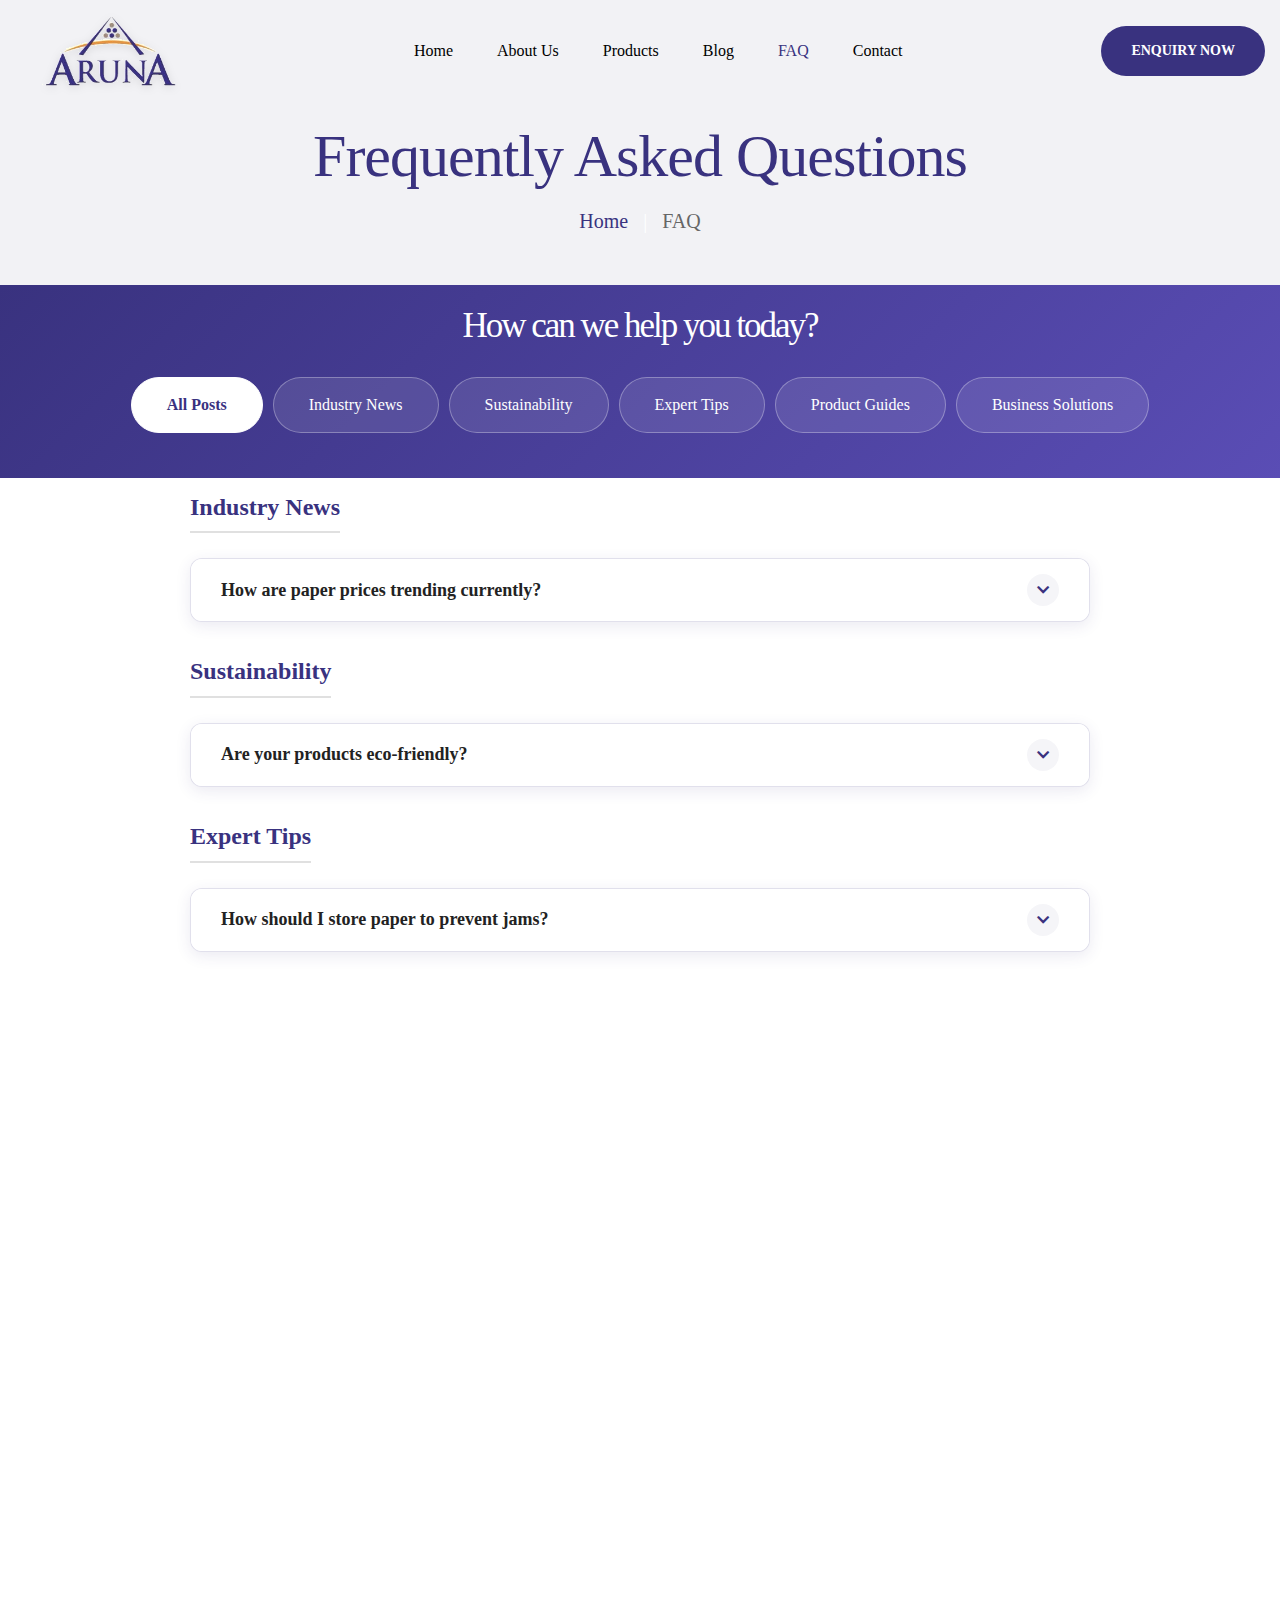
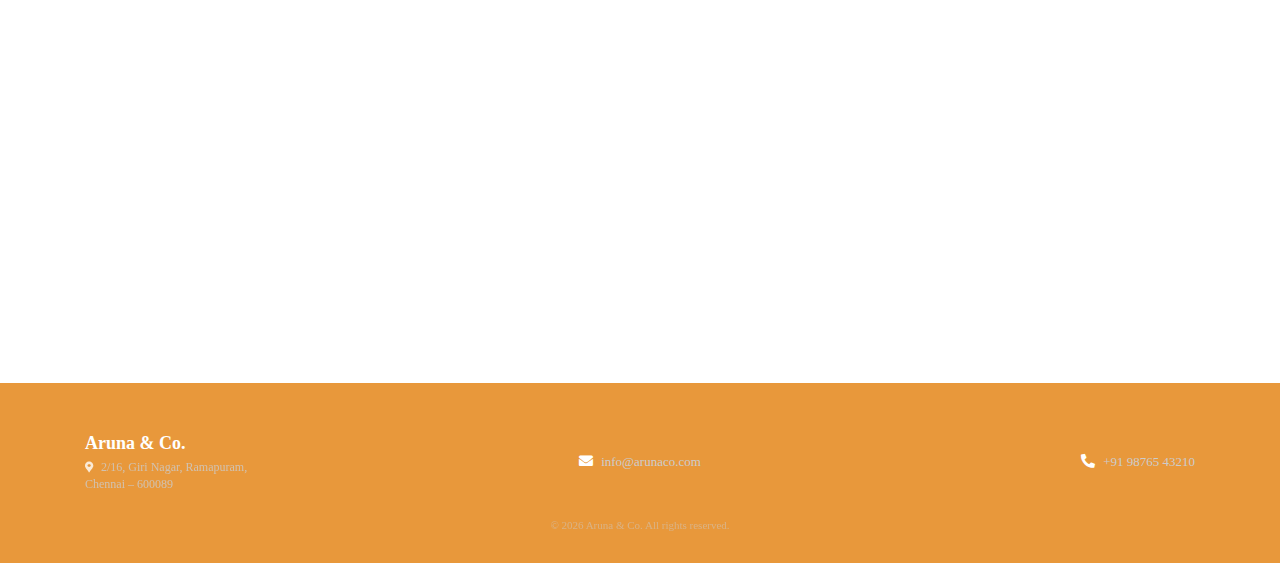
<file: faq.html>
<!doctype html>
<html class="no-js" lang="en">

<head>
    <meta charset="utf-8">
    <meta http-equiv="x-ua-compatible" content="ie=edge">
    <title>FAQ - Aruna & Co. | Frequently Asked Questions</title>
    <meta name="description"
        content="Find answers to common questions about Aruna & Co., TNPL paper products, ordering, delivery, and more.">
    <meta name="viewport" content="width=device-width, initial-scale=1">

    <link rel="shortcut icon" type="image/x-icon" href="">

    <!-- Google Fonts -->
    <link rel="preconnect" href="https://fonts.googleapis.com">
    <link rel="preconnect" href="https://fonts.gstatic.com" crossorigin>
    <link
        href="https://fonts.googleapis.com/css2?family=Oswald:wght@400;500;600;700&family=Roboto:ital,wght@0,400;0,500;0,700;1,400;1,500&display=swap"
        rel="stylesheet">

    <!-- CSS here -->
    <link rel="stylesheet" href="assets/css/bootstrap.min.css">
    <link rel="stylesheet" href="assets/css/animate.min.css">
    <link rel="stylesheet" href="assets/css/magnific-popup.css">
    <link rel="stylesheet" href="assets/css/fontawesome-all.min.css">
    <link rel="stylesheet" href="assets/css/flaticon.css">
    <link rel="stylesheet" href="assets/css/jquery-ui.css">
    <link rel="stylesheet" href="assets/css/odometer.css">
    <link rel="stylesheet" href="assets/css/slick.css">
    <link rel="stylesheet" href="assets/css/default.css">
    <link rel="stylesheet" href="assets/css/style.css">
    <link rel="stylesheet" href="assets/css/responsive.css">
    <style>
        .footer-widget.widget_nav_menu ul.list-wrap>li {
            position: relative;
            padding-left: 15px;
        }

        .footer-widget.widget_nav_menu ul.list-wrap>li::before {
            content: "•";
            position: absolute;
            left: 0;
            color: var(--tg-secondary-color);
            font-size: 20px;
            line-height: 1;
        }

        /* FAQ Specific Styles */
        .faq-search-area {
            background: linear-gradient(135deg, #39327f 0%, #5a4db5 100%);
            padding: 60px 0 40px;
            /* Reduced bottom padding */
            text-align: center;
        }

        .faq-search-box {
            position: relative;
            max-width: 700px;
            margin: 0 auto;
        }

        .faq-search-box input {
            width: 100%;
            padding: 20px 60px 20px 30px;
            border: none;
            border-radius: 50px;
            font-size: 18px;
            box-shadow: 0 10px 30px rgba(0, 0, 0, 0.1);
            transition: all 0.3s ease;
        }

        .faq-search-box input:focus {
            outline: none;
            box-shadow: 0 15px 40px rgba(0, 0, 0, 0.15);
        }

        .faq-search-box button {
            position: absolute;
            right: 10px;
            top: 50%;
            transform: translateY(-50%);
            background: #39327f;
            color: #fff;
            border: none;
            width: 50px;
            height: 50px;
            border-radius: 50%;
            cursor: pointer;
            transition: all 0.3s ease;
        }

        .faq-search-box button:hover {
            background: #2a1f5f;
            transform: translateY(-50%) scale(1.05);
        }

        /* Filter Buttons */
        .faq-filters {
            margin-top: 30px;
            display: flex;
            justify-content: center;
            flex-wrap: nowrap;
            gap: 10px;
            overflow-x: auto;
            padding-bottom: 5px;
            /* Space for scrollbar if it appears */
        }

        .faq-filter-btn {
            background: rgba(255, 255, 255, 0.1);
            border: 1px solid rgba(255, 255, 255, 0.3);
            color: #fff;
            padding: 14px 35px;
            border-radius: 50px;
            cursor: pointer;
            font-size: 16px;
            font-weight: 500;
            transition: all 0.3s ease;
            white-space: nowrap;
        }

        .faq-filter-btn:hover {
            background: rgba(255, 255, 255, 0.2);
            transform: translateY(-2px);
        }

        .faq-filter-btn.active {
            background: #fff;
            color: #39327f;
            border-color: #fff;
            font-weight: 600;
        }

        .faq-wrapper {
            max-width: 900px;
            margin: 0 auto;
        }

        .faq-category-title {
            font-size: 24px;
            font-weight: 700;
            color: #39327f;
            margin-bottom: 25px;
            margin-top: 15px;
            padding-bottom: 10px;
            border-bottom: 2px solid #e0e0e0;
            display: inline-block;
        }

        /* Hide category title if category is hidden */
        .faq-category-group[style*="display: none"] {
            display: none !important;
        }

        /* Keyframes for Filter Animation */
        @keyframes fadeInUpSmall {
            from {
                opacity: 0;
                transform: translateY(20px);
            }

            to {
                opacity: 1;
                transform: translateY(0);
            }
        }

        .faq-item {
            background: #fff;
            border-radius: 12px;
            /* Slightly rounder */
            margin-bottom: 20px;
            /* Blue blur outline effect */
            box-shadow: 0 4px 15px rgba(57, 50, 127, 0.1);
            border: 1px solid rgba(57, 50, 127, 0.15);
            transition: all 0.4s cubic-bezier(0.25, 0.8, 0.25, 1);
            overflow: hidden;
            /* For filter animation */
            animation-fill-mode: both;
        }

        .faq-item:hover {
            /* Stronger blue glow on hover */
            box-shadow: 0 8px 25px rgba(57, 50, 127, 0.25);
            border-color: rgba(57, 50, 127, 0.3);
            transform: translateY(-3px);
        }

        .faq-header {
            padding: 15px 30px;
            cursor: pointer;
            display: flex;
            justify-content: space-between;
            align-items: center;
            background: #fff;
            transition: background 0.3s ease;
            user-select: none;
        }

        .faq-header h5 {
            margin: 0;
            font-size: 18px;
            font-weight: 600;
            color: #222;
        }

        .faq-icon {
            width: 32px;
            height: 32px;
            background: rgba(57, 50, 127, 0.05);
            border-radius: 50%;
            display: flex;
            align-items: center;
            justify-content: center;
            transition: all 0.4s cubic-bezier(0.68, -0.55, 0.265, 1.55);
            /* Bouncy transition */
        }

        .faq-icon i {
            color: #39327f;
            font-size: 14px;
            transition: transform 0.4s ease;
        }

        .faq-item.active .faq-header {
            background: #fff;
            /* Keep white for cleaner look, or subtle gray */
        }

        .faq-item.active .faq-icon {
            background: #39327f;
            transform: rotate(180deg);
            box-shadow: 0 4px 10px rgba(57, 50, 127, 0.3);
        }

        .faq-item.active .faq-icon i {
            color: #fff;
        }

        .faq-body {
            padding: 0 30px;
            max-height: 0;
            overflow: hidden;
            transition: max-height 0.5s cubic-bezier(0.4, 0, 0.2, 1), padding 0.5s ease;
            background: #fff;
        }

        .faq-content-inner {
            opacity: 0;
            transform: translateY(10px);
            transition: all 0.4s ease 0.1s;
            /* Slight delay */
        }

        .faq-item.active .faq-body {
            max-height: 500px;
            /* Adjust as needed */
        }

        .faq-item.active .faq-content-inner {
            opacity: 1;
            transform: translateY(0);
            padding-bottom: 20px;
            /* Add padding here to the inner content */
        }

        .faq-body p {
            margin: 0;
            color: #555;
            line-height: 1.7;
            font-size: 16px;
        }

        /* Animation Class for Filter items */
        .animate-filter-item {
            animation: fadeInUpSmall 0.5s cubic-bezier(0.25, 1, 0.5, 1) forwards;
            opacity: 0;
            /* Start hidden for animation */
        }

        .faq-search-area {
            background: linear-gradient(135deg, #39327f 0%, #5a4db5 100%);
            padding: 20px 0 40px;
            /* Reduced bottom padding */
            text-align: center;
        }

        /* Call to Action */
        .faq-cta {
            background: #f8f9fa;
            border-radius: 20px;
            padding: 50px;
            text-align: center;
            margin-top: 80px;
        }

        .faq-cta h3 {
            color: #39327f;
            font-weight: 700;
            margin-bottom: 15px;
        }

        /* Menu Text Color */
        .navbar-wrap.main-menu ul.navigation li a {
            color: #000 !important;
            font-weight: 500;
        }

        .navbar-wrap.main-menu ul.navigation li.active a {
            color: #39327f !important;
        }

        .menu-area {
            padding: 10px 0 !important;
        }
    </style>
</head>

<body>

    <!-- Pre-loader-start -->
    <div id="preloader">
        <div class="tg-cube-grid">
            <div class="tg-cube tg-cube1"></div>
            <div class="tg-cube tg-cube2"></div>
            <div class="tg-cube tg-cube3"></div>
            <div class="tg-cube tg-cube4"></div>
            <div class="tg-cube tg-cube5"></div>
            <div class="tg-cube tg-cube6"></div>
            <div class="tg-cube tg-cube7"></div>
            <div class="tg-cube tg-cube8"></div>
            <div class="tg-cube tg-cube9"></div>
        </div>
    </div>
    <!-- Pre-loader-end -->

    <!-- Scroll-top -->
    <button class="scroll-top scroll-to-target" data-target="html">
        <i class="fas fa-angle-up"></i>
    </button>
    <!-- Scroll-top-end-->

    <!-- header-area -->
    <header id="home">
        <div id="sticky-header" class="menu-area transparent-header">
            <div class="container custom-container">
                <div class="row">
                    <div class="col-12">
                        <div class="mobile-nav-toggler"><i class="flaticon-layout"></i></div>
                        <div class="menu-wrap">
                            <nav class="menu-nav">
                                <div class="logo">
                                    <a href="index.html">
                                        <img src="assets/img/logo/aruna_logo.png" alt="Aruna & Co."
                                            style="max-width: 200px; height: auto;">
                                    </a>
                                </div>
                                <div class="navbar-wrap main-menu d-none d-xl-flex">
                                    <ul class="navigation">
                                        <li><a href="index.html">Home</a></li>
                                        <li><a href="about.html">About Us</a></li>

                                        <li><a href="products.html">Products</a></li>
                                        <li><a href="blog.html">Blog</a></li>
                                        <li class="active"><a href="faq.html">FAQ</a></li>
                                        <li><a href="contact.html">Contact</a></li>
                                    </ul>
                                </div>
                                <div class="header-btn d-none d-sm-block">
                                    <a href="products.html#order" class="tg-btn">Enquiry Now</a>
                                </div>
                            </nav>
                        </div>
                    </div>
                </div>
            </div>
        </div>

        <!-- Mobile Menu  -->
        <div class="mobile-menu">
            <nav class="menu-box">
                <div class="close-btn"><i class="fas fa-times"></i></div>
                <div class="nav-logo">
                    <a href="index.html">
                        <h3 style="color: #39327f;">Aruna & Co.</h3>
                        <p style="color: #222; margin-bottom: 0;">Authorised TNPL Distributor</p>
                    </a>
                </div>
                <div class="menu-outer"></div>
                <div class="social-links">
                    <ul class="clearfix">
                        <li><a href="#"><i class="fab fa-linkedin-in"></i></a></li>
                    </ul>
                </div>
            </nav>
        </div>
        <div class="menu-backdrop"></div>
        <!-- End Mobile Menu -->
    </header>
    <!-- header-area-end -->

    <!-- main-area -->
    <main class="main-area fix">

        <!-- breadcrumb-area -->
        <section class="breadcrumb-area" style="padding: 120px 0 50px; background: #f2f2f5;">
            <div class="container">
                <div class="row justify-content-center">
                    <div class="col-xl-10">
                        <div class="breadcrumb-content text-center">
                            <h2 class="title" style="color: #39327f;">Frequently Asked Questions</h2>
                            <nav aria-label="Breadcrumbs" class="breadcrumb-trail">
                                <ul class="breadcrumb">
                                    <li class="breadcrumb-item trail-item trail-begin">
                                        <a href="index.html" style="color: #39327f;"><span>Home</span></a>
                                    </li>
                                    <li class="breadcrumb-item trail-item trail-end"><span
                                            style="color: #666;">FAQ</span></li>
                                </ul>
                            </nav>
                        </div>
                    </div>
                </div>
            </div>
            <!-- <div class="video-shape one"><img src="assets/img/others/video_shape01.png" alt="shape"></div>
            <div class="video-shape two"><img src="assets/img/others/video_shape02.png" alt="shape"></div> -->
        </section>
        <!-- breadcrumb-area-end -->

        <!-- faq-search-area -->
        <section class="faq-search-area">
            <div class="container">
                <div class="row justify-content-center">
                    <div class="col-xl-12">
                        <h2 class="wow fadeInUp" data-wow-delay=".2s" style="color: #fff; margin-bottom: 30px;">How can
                            we help you today?</h2>

                        <!-- Filter Buttons -->
                        <div class="faq-filters wow fadeInUp" data-wow-delay=".4s">
                            <button class="faq-filter-btn active" data-filter="all">All Posts</button>
                            <button class="faq-filter-btn" data-filter="news">Industry News</button>
                            <button class="faq-filter-btn" data-filter="sustainability">Sustainability</button>
                            <button class="faq-filter-btn" data-filter="tips">Expert Tips</button>
                            <button class="faq-filter-btn" data-filter="guides">Product Guides</button>
                            <button class="faq-filter-btn" data-filter="business">Business Solutions</button>
                        </div>


                    </div>
                </div>
            </div>
        </section>
        <!-- faq-search-area-end -->

        <!-- faq-content-area -->
        <section class="faq-content-area pt-0 pb-120">
            <div class="container">
                <div class="faq-wrapper">

                    <!-- Category: Industry News -->
                    <div class="faq-category-group" data-category="news">
                        <h3 class="faq-category-title wow fadeInUp" data-wow-delay=".2s">Industry News</h3>

                        <div class="faq-item wow fadeInUp" data-wow-delay=".3s">
                            <div class="faq-header">
                                <h5>How are paper prices trending currently?</h5>
                                <div class="faq-icon"><i class="fas fa-chevron-down"></i></div>
                            </div>
                            <div class="faq-body">
                                <p>Paper prices fluctuate based on raw material costs and global demand. Currently, the
                                    market is stable, but we recommend bulk purchasing to lock in the best rates.
                                    Contact our sales team for the latest price list.</p>
                            </div>
                        </div>
                    </div>

                    <!-- Category: Sustainability -->
                    <div class="faq-category-group" data-category="sustainability">
                        <h3 class="faq-category-title wow fadeInUp" data-wow-delay=".2s">Sustainability</h3>

                        <div class="faq-item wow fadeInUp" data-wow-delay=".3s">
                            <div class="faq-header">
                                <h5>Are your products eco-friendly?</h5>
                                <div class="faq-icon"><i class="fas fa-chevron-down"></i></div>
                            </div>
                            <div class="faq-body">
                                <p>Yes! TNPL is renowned for its sustainable manufacturing practices. Most of our
                                    products
                                    are bagasse-based (made from sugarcane waste), biodegradable, and recyclable, making
                                    them an excellent choice for environmentally conscious businesses.</p>
                            </div>
                        </div>
                    </div>

                    <!-- Category: Expert Tips -->
                    <div class="faq-category-group" data-category="tips">
                        <h3 class="faq-category-title wow fadeInUp" data-wow-delay=".2s">Expert Tips</h3>

                        <div class="faq-item wow fadeInUp" data-wow-delay=".3s">
                            <div class="faq-header">
                                <h5>How should I store paper to prevent jams?</h5>
                                <div class="faq-icon"><i class="fas fa-chevron-down"></i></div>
                            </div>
                            <div class="faq-body">
                                <p>Store paper in a cool, dry place away from direct sunlight and humidity. Keep reams
                                    sealed until ready for use to maintain the optimal moisture content, which is
                                    crucial for preventing paper jams in high-speed copiers.</p>
                            </div>
                        </div>
                    </div>

                    <!-- Category: Product Guides -->
                    <div class="faq-category-group" data-category="guides">
                        <h3 class="faq-category-title wow fadeInUp" data-wow-delay=".2s">Product Guides</h3>

                        <div class="faq-item wow fadeInUp" data-wow-delay=".3s">
                            <div class="faq-header">
                                <h5>What types of paper do you supply?</h5>
                                <div class="faq-icon"><i class="fas fa-chevron-down"></i></div>
                            </div>
                            <div class="faq-body">
                                <p>We supply the full range of TNPL papers, including TNPL Platinum (premium copier
                                    paper),
                                    TNPL Spectrum (eco-friendly colored/copier paper), and TNPL Copy Crown. We offer
                                    various
                                    sizes (A4, A3, FS) and GSM options (70, 75, 80).</p>
                            </div>
                        </div>
                    </div>

                    <!-- Category: Business Solutions -->
                    <div class="faq-category-group" data-category="business">
                        <h3 class="faq-category-title wow fadeInUp" data-wow-delay=".2s">Business Solutions</h3>

                        <div class="faq-item wow fadeInUp" data-wow-delay=".3s">
                            <div class="faq-header">
                                <h5>Who is Aruna & Co.?</h5>
                                <div class="faq-icon"><i class="fas fa-chevron-down"></i></div>
                            </div>
                            <div class="faq-body">
                                <p>Aruna & Co. is a leading authorised distributor of TNPL (Tamil Nadu Newsprint and
                                    Papers
                                    Limited) products, serving customers across Tamil Nadu for over 50 years. We
                                    specialize
                                    in supplying high-quality paper for corporate, educational, and commercial needs.
                                </p>
                            </div>
                        </div>

                        <div class="faq-item wow fadeInUp" data-wow-delay=".4s">
                            <div class="faq-header">
                                <h5>Where are you located?</h5>
                                <div class="faq-icon"><i class="fas fa-chevron-down"></i></div>
                            </div>
                            <div class="faq-body">
                                <p>Our main office and warehouse are located at 2/16, Giri Nagar, Ramapuram, Chennai –
                                    600089. We have a robust distribution network covering the entire state.</p>
                            </div>
                        </div>

                        <div class="faq-item wow fadeInUp" data-wow-delay=".4s">
                            <div class="faq-header">
                                <h5>Do you handle bulk orders?</h5>
                                <div class="faq-icon"><i class="fas fa-chevron-down"></i></div>
                            </div>
                            <div class="faq-body">
                                <p>Absolutely. We specialize in bulk wholesale distribution for corporate offices,
                                    educational institutions, printing presses, and stationery retailers. We offer
                                    competitive pricing for bulk quantities.</p>
                            </div>
                        </div>

                        <div class="faq-item wow fadeInUp" data-wow-delay=".4s">
                            <div class="faq-header">
                                <h5>What is the delivery time?</h5>
                                <div class="faq-icon"><i class="fas fa-chevron-down"></i></div>
                            </div>
                            <div class="faq-body">
                                <p>For orders within Chennai, we typically deliver within 24-48 hours. For outstation
                                    orders
                                    across Tamil Nadu, delivery times generally range from 2-4 business days, depending
                                    on
                                    the location and order volume.</p>
                            </div>
                        </div>
                    </div>
                </div>
            </div>


            <!-- Call to Action -->
            <div class="faq-cta wow fadeInUp" data-wow-delay=".5s">
                <h3>Still have questions?</h3>
                <p style="margin-bottom: 25px; color: #666;">Can't find the answer you're looking for? Please
                    contact our friendly team.</p>
                <a href="contact.html" class="tg-btn">Contact Us</a>
            </div>

            </div>
            </div>
        </section>
        <!-- faq-content-area-end -->

    </main>
    <!-- main-area-end -->

    <!-- Footer-area -->
    <footer class="footer-area"
        style="background: #0A0A0A; color: #fff; padding: 50px 0 20px; position: relative; margin-top: 0;">


        <div class="container" style="position: relative; z-index: 3;">
            <div class="row align-items-center justify-content-between">
                <!-- Col 1: Location -->
                <div class="col-lg-4 col-md-12 mb-4 mb-lg-0 text-center text-lg-start">
                    <div class="footer-info">
                        <h4 style="color: #fff; margin-bottom: 5px; font-size: 18px; font-weight: 700;">Aruna & Co.</h4>
                        <p style="color: #ccc; margin-bottom: 0; font-size: 12px; line-height: 1.4; opacity: 0.8;">
                            <i class="fas fa-map-marker-alt me-2" style="color: #fff; font-size: 11px;"></i>2/16, Giri
                            Nagar, Ramapuram,<br>Chennai – 600089
                        </p>
                    </div>
                </div>

                <!-- Col 2: Email -->
                <div class="col-lg-4 col-md-12 mb-4 mb-lg-0 text-center">
                    <div class="footer-contact" style="color: #ccc; font-size: 13px; font-weight: 500;">
                        <a href="mailto:info@arunaco.com"
                            style="color: inherit; text-decoration: none; transition: color 0.3s;"
                            onmouseover="this.style.color='#fff'" onmouseout="this.style.color='inherit'">
                            <i class="fas fa-envelope me-2" style="color: #fff; font-size: 14px;"></i>info@arunaco.com
                        </a>
                    </div>
                </div>

                <!-- Col 3: Contact Number -->
                <div class="col-lg-4 col-md-12 text-center text-lg-end">
                    <div class="footer-contact" style="color: #ccc; font-size: 13px; font-weight: 500;">
                        <a href="tel:+919876543210"
                            style="color: inherit; text-decoration: none; transition: color 0.3s;"
                            onmouseover="this.style.color='#fff'" onmouseout="this.style.color='inherit'">
                            <i class="fas fa-phone-alt me-2" style="color: #fff; font-size: 14px;"></i>+91 98765
                            43210
                        </a>
                    </div>
                </div>
            </div>

            <!-- Bottom: Copyright Centered -->
            <div class="row pt-4 pb-2">
                <div class="col-12 text-center">
                    <p class="mb-0" style="color: #ccc; font-size: 11px; opacity: 0.5;">&copy; 2026 Aruna & Co. All
                        rights reserved.</p>
                </div>
            </div>
        </div>
    </footer>
    <!-- Footer-area-end -->

    <!-- JS here -->
    <script src="assets/js/vendor/jquery-3.6.0.min.js"></script>
    <script src="assets/js/bootstrap.min.js"></script>
    <script src="assets/js/isotope.pkgd.min.js"></script>
    <script src="assets/js/imagesloaded.pkgd.min.js"></script>
    <script src="assets/js/jquery.magnific-popup.min.js"></script>
    <script src="assets/js/jquery.odometer.min.js"></script>
    <script src="assets/js/jquery.appear.js"></script>
    <script src="assets/js/jquery.paroller.min.js"></script>
    <script src="assets/js/jquery.easypiechart.min.js"></script>
    <script src="assets/js/jquery.inview.min.js"></script>
    <script src="assets/js/jquery.easing.js"></script>
    <script src="assets/js/jquery-ui.min.js"></script>
    <script src="assets/js/svg-inject.min.js"></script>
    <script src="assets/js/jarallax.min.js"></script>
    <script src="assets/js/slick.min.js"></script>
    <script src="assets/js/validator.js"></script>
    <script src="assets/js/ajax-form.js"></script>
    <script src="assets/js/wow.min.js"></script>
    <script src="assets/js/main.js"></script>

    <!-- FAQ Script -->
    <script>
        $(document).ready(function () {
            // FAQ Accordion
            $('.faq-header').click(function () {
                const item = $(this).parent();
                const isActive = item.hasClass('active');

                // Close all others
                $('.faq-item').removeClass('active');

                // Toggle clicked
                if (!isActive) {
                    item.addClass('active');
                }
            });

            // Filter Buttons Logic
            $('.faq-filter-btn').click(function () {
                // Remove active class from all buttons
                $('.faq-filter-btn').removeClass('active');
                // Add active class to clicked button
                $(this).addClass('active');

                const filterValue = $(this).attr('data-filter');
                let visibleItems;

                if (filterValue === 'all') {
                    $('.faq-category-group').show();
                    visibleItems = $('.faq-item'); // All items
                } else {
                    $('.faq-category-group').hide();
                    const activeGroup = $('.faq-category-group[data-category="' + filterValue + '"]');
                    activeGroup.show();
                    visibleItems = activeGroup.find('.faq-item');
                }

                // Apply Staggered Animation
                visibleItems.each(function (index) {
                    const item = $(this);

                    // Reset animation
                    item.removeClass('animate-filter-item');
                    item.css('animation-delay', '');
                    item.css('opacity', '0'); // Ensure it starts invisible

                    // Force reflow
                    void item[0].offsetWidth;

                    // Apply new animation
                    item.css('animation-delay', (index * 0.1) + 's');
                    item.addClass('animate-filter-item');
                });
            });

            // Trigger click on active button to initialize animation on load
            // $('.faq-filter-btn.active').trigger('click'); // Optional: straightforward way to run initial animation


        });
    </script>
</body>

</html>
</file>
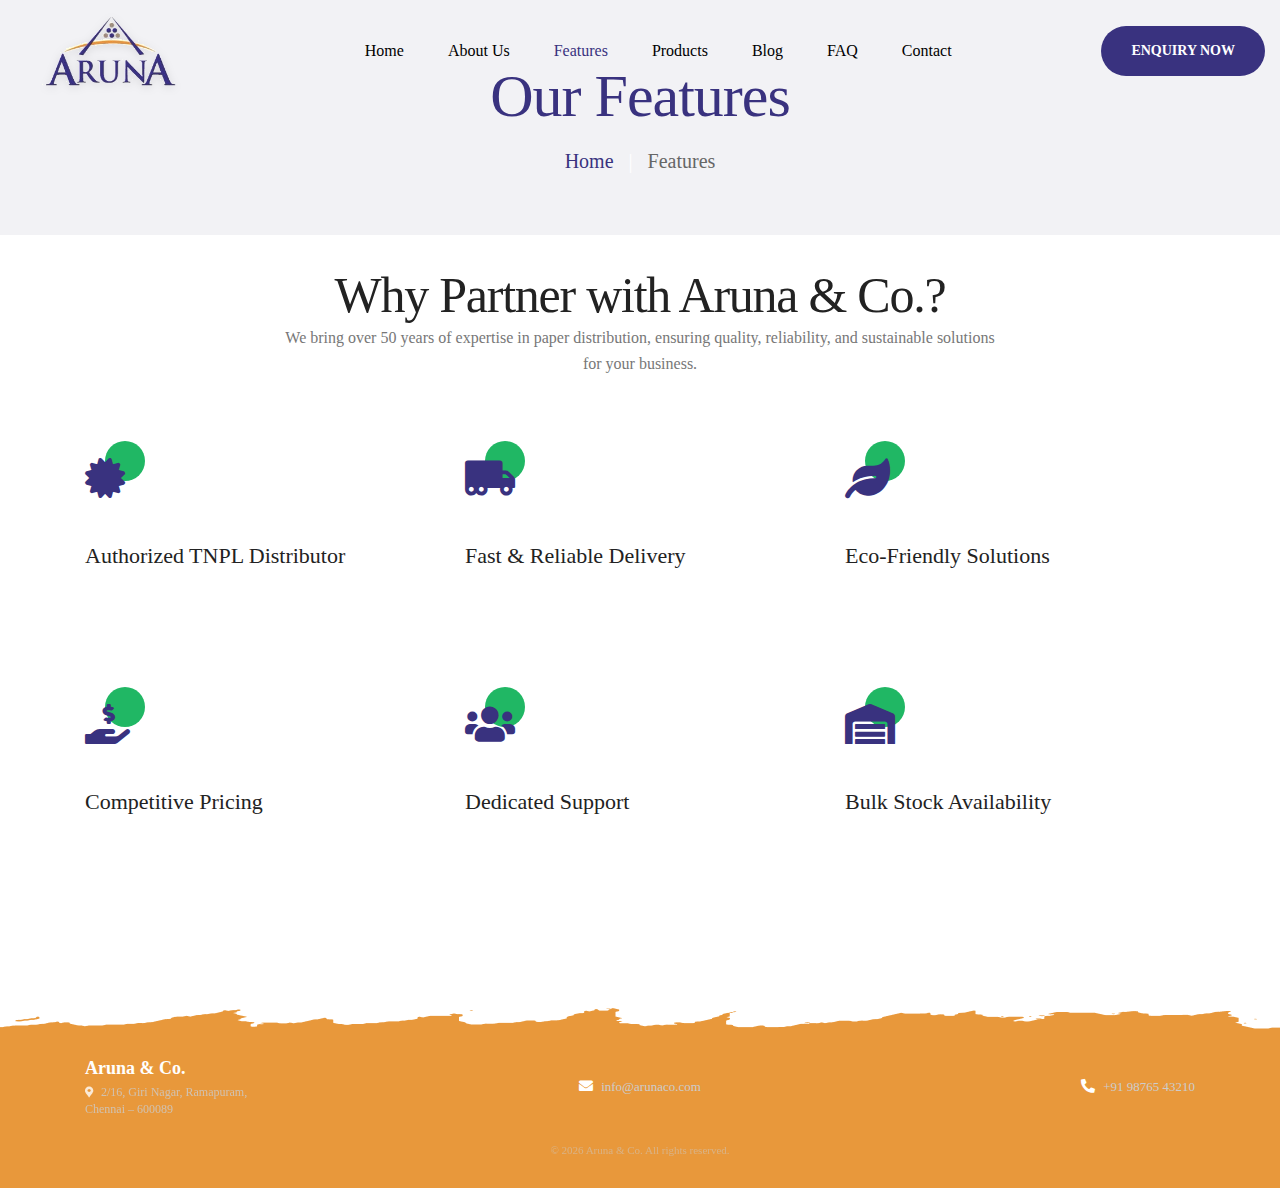
<file: features.html>
<!doctype html>
<html class="no-js" lang="en">

<head>
    <meta charset="utf-8">
    <meta http-equiv="x-ua-compatible" content="ie=edge">
    <title>Features - Aruna & Co. | Why Choose Us</title>
    <meta name="description"
        content="Discover the key features that make Aruna & Co. the preferred TNPL distributor. Quality, sustainability, and reliability.">
    <meta name="viewport" content="width=device-width, initial-scale=1">

    <link rel="shortcut icon" type="image/x-icon" href="">

    <!-- Google Fonts -->
    <link rel="preconnect" href="https://fonts.googleapis.com">
    <link rel="preconnect" href="https://fonts.gstatic.com" crossorigin>
    <link
        href="https://fonts.googleapis.com/css2?family=Oswald:wght@400;500;600;700&family=Roboto:ital,wght@0,400;0,500;0,700;1,400;1,500&display=swap"
        rel="stylesheet">

    <!-- CSS here -->
    <link rel="stylesheet" href="assets/css/bootstrap.min.css">
    <link rel="stylesheet" href="assets/css/animate.min.css">
    <link rel="stylesheet" href="assets/css/magnific-popup.css">
    <link rel="stylesheet" href="assets/css/fontawesome-all.min.css">
    <link rel="stylesheet" href="assets/css/flaticon.css">
    <link rel="stylesheet" href="assets/css/jquery-ui.css">
    <link rel="stylesheet" href="assets/css/odometer.css">
    <link rel="stylesheet" href="assets/css/slick.css">
    <link rel="stylesheet" href="assets/css/default.css">
    <link rel="stylesheet" href="assets/css/style.css">
    <link rel="stylesheet" href="assets/css/responsive.css">
    <style>
        .footer-widget.widget_nav_menu ul.list-wrap>li {
            position: relative;
            padding-left: 15px;
        }

        .footer-widget.widget_nav_menu ul.list-wrap>li::before {
            content: "•";
            position: absolute;
            left: 0;
            color: var(--tg-secondary-color);
            font-size: 20px;
            line-height: 1;
        }

        /* FAQ Specific Styles */
        .faq-search-area {
            background: linear-gradient(135deg, #39327f 0%, #5a4db5 100%);
            padding: 60px 0 40px;
            /* Reduced bottom padding */
            text-align: center;
        }

        .faq-search-box {
            position: relative;
            max-width: 700px;
            margin: 0 auto;
        }

        .faq-search-box input {
            width: 100%;
            padding: 20px 60px 20px 30px;
            border: none;
            border-radius: 50px;
            font-size: 18px;
            box-shadow: 0 10px 30px rgba(0, 0, 0, 0.1);
            transition: all 0.3s ease;
        }

        .faq-search-box input:focus {
            outline: none;
            box-shadow: 0 15px 40px rgba(0, 0, 0, 0.15);
        }

        .faq-search-box button {
            position: absolute;
            right: 10px;
            top: 50%;
            transform: translateY(-50%);
            background: #39327f;
            color: #fff;
            border: none;
            width: 50px;
            height: 50px;
            border-radius: 50%;
            cursor: pointer;
            transition: all 0.3s ease;
        }

        .faq-search-box button:hover {
            background: #2a1f5f;
            transform: translateY(-50%) scale(1.05);
        }

        /* Filter Buttons */
        .faq-filters {
            margin-top: 30px;
            display: flex;
            justify-content: center;
            flex-wrap: nowrap;
            gap: 10px;
            overflow-x: auto;
            padding-bottom: 5px;
            /* Space for scrollbar if it appears */
        }

        .faq-filter-btn {
            background: rgba(255, 255, 255, 0.1);
            border: 1px solid rgba(255, 255, 255, 0.3);
            color: #fff;
            padding: 14px 35px;
            border-radius: 50px;
            cursor: pointer;
            font-size: 16px;
            font-weight: 500;
            transition: all 0.3s ease;
            white-space: nowrap;
        }

        .faq-filter-btn:hover {
            background: rgba(255, 255, 255, 0.2);
            transform: translateY(-2px);
        }

        .faq-filter-btn.active {
            background: #fff;
            color: #39327f;
            border-color: #fff;
            font-weight: 600;
        }

        .faq-wrapper {
            max-width: 900px;
            margin: 0 auto;
        }

        .faq-category-title {
            font-size: 24px;
            font-weight: 700;
            color: #39327f;
            margin-bottom: 25px;
            margin-top: 15px;
            padding-bottom: 10px;
            border-bottom: 2px solid #e0e0e0;
            display: inline-block;
        }

        /* Hide category title if category is hidden */
        .faq-category-group[style*="display: none"] {
            display: none !important;
        }

        /* Keyframes for Filter Animation */
        @keyframes fadeInUpSmall {
            from {
                opacity: 0;
                transform: translateY(20px);
            }

            to {
                opacity: 1;
                transform: translateY(0);
            }
        }

        .faq-item {
            background: #fff;
            border-radius: 12px;
            /* Slightly rounder */
            margin-bottom: 20px;
            /* Blue blur outline effect */
            box-shadow: 0 4px 15px rgba(57, 50, 127, 0.1);
            border: 1px solid rgba(57, 50, 127, 0.15);
            transition: all 0.4s cubic-bezier(0.25, 0.8, 0.25, 1);
            overflow: hidden;
            /* For filter animation */
            animation-fill-mode: both;
        }

        .faq-item:hover {
            /* Stronger blue glow on hover */
            box-shadow: 0 8px 25px rgba(57, 50, 127, 0.25);
            border-color: rgba(57, 50, 127, 0.3);
            transform: translateY(-3px);
        }

        .faq-header {
            padding: 25px 30px;
            cursor: pointer;
            display: flex;
            justify-content: space-between;
            align-items: center;
            background: #fff;
            transition: background 0.3s ease;
            user-select: none;
        }

        .faq-header h5 {
            margin: 0;
            font-size: 18px;
            font-weight: 600;
            color: #222;
        }

        .faq-icon {
            width: 32px;
            height: 32px;
            background: rgba(57, 50, 127, 0.05);
            border-radius: 50%;
            display: flex;
            align-items: center;
            justify-content: center;
            transition: all 0.4s cubic-bezier(0.68, -0.55, 0.265, 1.55);
            /* Bouncy transition */
        }

        .faq-icon i {
            color: #39327f;
            font-size: 14px;
            transition: transform 0.4s ease;
        }

        .faq-item.active .faq-header {
            background: #fff;
            /* Keep white for cleaner look, or subtle gray */
        }

        .faq-item.active .faq-icon {
            background: #39327f;
            transform: rotate(180deg);
            box-shadow: 0 4px 10px rgba(57, 50, 127, 0.3);
        }

        .faq-item.active .faq-icon i {
            color: #fff;
        }

        .faq-body {
            padding: 0 30px;
            max-height: 0;
            overflow: hidden;
            transition: max-height 0.5s cubic-bezier(0.4, 0, 0.2, 1), padding 0.5s ease;
            background: #fff;
        }

        .faq-content-inner {
            opacity: 0;
            transform: translateY(10px);
            transition: all 0.4s ease 0.1s;
            /* Slight delay */
        }

        .faq-item.active .faq-body {
            max-height: 500px;
            /* Adjust as needed */
        }

        .faq-item.active .faq-content-inner {
            opacity: 1;
            transform: translateY(0);
            padding-bottom: 30px;
            /* Add padding here to the inner content */
        }

        .faq-body p {
            margin: 0;
            color: #555;
            line-height: 1.7;
            font-size: 16px;
        }

        /* Animation Class for Filter items */
        .animate-filter-item {
            animation: fadeInUpSmall 0.5s cubic-bezier(0.25, 1, 0.5, 1) forwards;
            opacity: 0;
            /* Start hidden for animation */
        }

        .faq-search-area {
            background: linear-gradient(135deg, #39327f 0%, #5a4db5 100%);
            padding: 20px 0 40px;
            /* Reduced bottom padding */
            text-align: center;
        }

        /* Call to Action */
        .faq-cta {
            background: #f8f9fa;
            border-radius: 20px;
            padding: 50px;
            text-align: center;
            margin-top: 80px;
        }

        .faq-cta h3 {
            color: #39327f;
            font-weight: 700;
            margin-bottom: 15px;
        }

        /* Menu Text Color */
        .navbar-wrap.main-menu ul.navigation li a {
            color: #000 !important;
            font-weight: 500;
        }

        .navbar-wrap.main-menu ul.navigation li.active a {
            color: #39327f !important;
        }

        .menu-area {
            padding: 10px 0 !important;
        }
    </style>
</head>

<body>

    <!-- Pre-loader-start -->
    <div id="preloader">
        <div class="tg-cube-grid">
            <div class="tg-cube tg-cube1"></div>
            <div class="tg-cube tg-cube2"></div>
            <div class="tg-cube tg-cube3"></div>
            <div class="tg-cube tg-cube4"></div>
            <div class="tg-cube tg-cube5"></div>
            <div class="tg-cube tg-cube6"></div>
            <div class="tg-cube tg-cube7"></div>
            <div class="tg-cube tg-cube8"></div>
            <div class="tg-cube tg-cube9"></div>
        </div>
    </div>
    <!-- Pre-loader-end -->

    <!-- Scroll-top -->
    <button class="scroll-top scroll-to-target" data-target="html">
        <i class="fas fa-angle-up"></i>
    </button>
    <!-- Scroll-top-end-->

    <!-- header-area -->
    <header id="home">
        <div id="sticky-header" class="menu-area transparent-header">
            <div class="container custom-container">
                <div class="row">
                    <div class="col-12">
                        <div class="mobile-nav-toggler"><i class="flaticon-layout"></i></div>
                        <div class="menu-wrap">
                            <nav class="menu-nav">
                                <div class="logo">
                                    <a href="index.html">
                                        <img src="assets/img/logo/aruna_logo.png" alt="Aruna & Co."
                                            style="max-width: 200px; height: auto;">
                                    </a>
                                </div>
                                <div class="navbar-wrap main-menu d-none d-xl-flex">
                                    <ul class="navigation">
                                        <li><a href="index.html">Home</a></li>
                                        <li><a href="about.html">About Us</a></li>
                                        <li class="active"><a href="features.html">Features</a></li>
                                        <li><a href="products.html">Products</a></li>
                                        <li><a href="blog.html">Blog</a></li>
                                        <li><a href="faq.html">FAQ</a></li>
                                        <li><a href="contact.html">Contact</a></li>
                                    </ul>
                                </div>
                                <div class="header-btn d-none d-sm-block">
                                    <a href="products.html#order" class="tg-btn">Enquiry Now</a>
                                </div>
                            </nav>
                        </div>
                    </div>
                </div>
            </div>
        </div>

        <!-- Mobile Menu  -->
        <div class="mobile-menu">
            <nav class="menu-box">
                <div class="close-btn"><i class="fas fa-times"></i></div>
                <div class="nav-logo">
                    <a href="index.html">
                        <h3 style="color: #39327f;">Aruna & Co.</h3>
                        <p style="color: #222; margin-bottom: 0;">Authorised TNPL Distributor</p>
                    </a>
                </div>
                <div class="menu-outer"></div>
                <div class="social-links">
                    <ul class="clearfix">
                        <li><a href="#"><i class="fab fa-linkedin-in"></i></a></li>
                    </ul>
                </div>
            </nav>
        </div>
        <div class="menu-backdrop"></div>
        <!-- End Mobile Menu -->
    </header>
    <!-- header-area-end -->

    <!-- main-area -->
    <main class="main-area fix">

        <!-- breadcrumb-area -->
        <section class="breadcrumb-area" style="padding: 60px 0; background: #f2f2f5;">
            <div class="container">
                <div class="row justify-content-center">
                    <div class="col-xl-10">
                        <div class="breadcrumb-content text-center">
                            <h2 class="title" style="color: #39327f;">Our Features</h2>
                            <nav aria-label="Breadcrumbs" class="breadcrumb-trail">
                                <ul class="breadcrumb">
                                    <li class="breadcrumb-item trail-item trail-begin">
                                        <a href="index.html" style="color: #39327f;"><span>Home</span></a>
                                    </li>
                                    <li class="breadcrumb-item trail-item trail-end"><span
                                            style="color: #666;">Features</span></li>
                                </ul>
                            </nav>
                        </div>
                    </div>
                </div>
            </div>
            <!-- <div class="video-shape one"><img src="assets/img/others/video_shape01.png" alt="shape"></div>
            <div class="video-shape two"><img src="assets/img/others/video_shape02.png" alt="shape"></div> -->
        </section>
        <!-- breadcrumb-area-end -->

        <!-- features-area -->
        <section class="features-area pt-30 pb-80">
            <div class="container">
                <div class="row justify-content-center">
                    <div class="col-xl-8 col-lg-10">
                        <div class="section-title text-center mb-60">
                            <h2 class="title wow fadeInUp" data-wow-delay=".2s">Why Partner with Aruna & Co.?</h2>
                            <p class="wow fadeInUp" data-wow-delay=".4s">We bring over 50 years of expertise in paper
                                distribution, ensuring quality, reliability, and sustainable solutions for your
                                business.</p>
                        </div>
                    </div>
                </div>
                <div class="row justify-content-center">
                    <!-- Feature 1 -->
                    <div class="col-lg-4 col-md-6 col-sm-10">
                        <div class="features-item mb-30 wow fadeInUp" data-wow-delay=".2s">
                            <div class="features-icon mb-25">
                                <i class="fas fa-certificate" style="font-size: 40px; color: #39327f;"></i>
                            </div>
                            <div class="features-content">
                                <h4>Authorized TNPL Distributor</h4>
                                <p>Guaranteeing 100% authentic, high-quality paper products directly from the mill.</p>
                            </div>
                        </div>
                    </div>
                    <!-- Feature 2 -->
                    <div class="col-lg-4 col-md-6 col-sm-10">
                        <div class="features-item mb-30 wow fadeInUp" data-wow-delay=".4s">
                            <div class="features-icon mb-25">
                                <i class="fas fa-truck-moving" style="font-size: 40px; color: #39327f;"></i>
                            </div>
                            <div class="features-content">
                                <h4>Fast & Reliable Delivery</h4>
                                <p>Efficient logistics network ensuring timely delivery across Tamil Nadu and beyond.
                                </p>
                            </div>
                        </div>
                    </div>
                    <!-- Feature 3 -->
                    <div class="col-lg-4 col-md-6 col-sm-10">
                        <div class="features-item mb-30 wow fadeInUp" data-wow-delay=".6s">
                            <div class="features-icon mb-25">
                                <i class="fas fa-leaf" style="font-size: 40px; color: #39327f;"></i>
                            </div>
                            <div class="features-content">
                                <h4>Eco-Friendly Solutions</h4>
                                <p>Promoting sustainable paper usage with TNPL's eco-friendly product range.</p>
                            </div>
                        </div>
                    </div>
                    <!-- Feature 4 -->
                    <div class="col-lg-4 col-md-6 col-sm-10">
                        <div class="features-item mb-30 wow fadeInUp" data-wow-delay=".8s">
                            <div class="features-icon mb-25">
                                <i class="fas fa-hand-holding-usd" style="font-size: 40px; color: #39327f;"></i>
                            </div>
                            <div class="features-content">
                                <h4>Competitive Pricing</h4>
                                <p>Best market rates for bulk and wholesale orders with transparent pricing.</p>
                            </div>
                        </div>
                    </div>
                    <!-- Feature 5 -->
                    <div class="col-lg-4 col-md-6 col-sm-10">
                        <div class="features-item mb-30 wow fadeInUp" data-wow-delay="1.0s">
                            <div class="features-icon mb-25">
                                <i class="fas fa-users" style="font-size: 40px; color: #39327f;"></i>
                            </div>
                            <div class="features-content">
                                <h4>Dedicated Support</h4>
                                <p>Expert customer service team to assist with your specific paper requirements.</p>
                            </div>
                        </div>
                    </div>
                    <!-- Feature 6 -->
                    <div class="col-lg-4 col-md-6 col-sm-10">
                        <div class="features-item mb-30 wow fadeInUp" data-wow-delay="1.2s">
                            <div class="features-icon mb-25">
                                <i class="fas fa-warehouse" style="font-size: 40px; color: #39327f;"></i>
                            </div>
                            <div class="features-content">
                                <h4>Bulk Stock Availability</h4>
                                <p>Large inventory maintained to fulfill urgent and large-scale orders instantly.</p>
                            </div>
                        </div>
                    </div>
                </div>
            </div>
        </section>
        <!-- features-area-end -->

    </main>
    <!-- main-area-end -->

    <!-- Footer-area -->
    <footer class="footer-area"
        style="background: #0A0A0A; color: #fff; padding: 50px 0 20px; position: relative; margin-top: 0;">
        <!-- Top Shape from Old Design -->
        <div
            style="position: absolute; left: 0; top: -22px; width: 100%; height: 53px; background-image: url('assets/img/bg/footer_bg_shape.png'); background-repeat: repeat; background-position: center; z-index: 2;">
        </div>

        <div class="container" style="position: relative; z-index: 3;">
            <div class="row align-items-center justify-content-between">
                <!-- Col 1: Location -->
                <div class="col-lg-4 col-md-12 mb-4 mb-lg-0 text-center text-lg-start">
                    <div class="footer-info">
                        <h4 style="color: #fff; margin-bottom: 5px; font-size: 18px; font-weight: 700;">Aruna & Co.</h4>
                        <p style="color: #ccc; margin-bottom: 0; font-size: 12px; line-height: 1.4; opacity: 0.8;">
                            <i class="fas fa-map-marker-alt me-2" style="color: #fff; font-size: 11px;"></i>2/16, Giri
                            Nagar, Ramapuram,<br>Chennai – 600089
                        </p>
                    </div>
                </div>

                <!-- Col 2: Email -->
                <div class="col-lg-4 col-md-12 mb-4 mb-lg-0 text-center">
                    <div class="footer-contact" style="color: #ccc; font-size: 13px; font-weight: 500;">
                        <a href="mailto:info@arunaco.com"
                            style="color: inherit; text-decoration: none; transition: color 0.3s;"
                            onmouseover="this.style.color='#fff'" onmouseout="this.style.color='inherit'">
                            <i class="fas fa-envelope me-2" style="color: #fff; font-size: 14px;"></i>info@arunaco.com
                        </a>
                    </div>
                </div>

                <!-- Col 3: Contact Number -->
                <div class="col-lg-4 col-md-12 text-center text-lg-end">
                    <div class="footer-contact" style="color: #ccc; font-size: 13px; font-weight: 500;">
                        <a href="tel:+919876543210"
                            style="color: inherit; text-decoration: none; transition: color 0.3s;"
                            onmouseover="this.style.color='#fff'" onmouseout="this.style.color='inherit'">
                            <i class="fas fa-phone-alt me-2" style="color: #fff; font-size: 14px;"></i>+91 98765
                            43210
                        </a>
                    </div>
                </div>
            </div>

            <!-- Bottom: Copyright Centered -->
            <div class="row pt-4 pb-2">
                <div class="col-12 text-center">
                    <p class="mb-0" style="color: #ccc; font-size: 11px; opacity: 0.5;">&copy; 2026 Aruna & Co. All
                        rights reserved.</p>
                </div>
            </div>
        </div>
    </footer>
    <!-- Footer-area-end -->

    <!-- JS here -->
    <script src="assets/js/vendor/jquery-3.6.0.min.js"></script>
    <script src="assets/js/bootstrap.min.js"></script>
    <script src="assets/js/isotope.pkgd.min.js"></script>
    <script src="assets/js/imagesloaded.pkgd.min.js"></script>
    <script src="assets/js/jquery.magnific-popup.min.js"></script>
    <script src="assets/js/jquery.odometer.min.js"></script>
    <script src="assets/js/jquery.appear.js"></script>
    <script src="assets/js/jquery.paroller.min.js"></script>
    <script src="assets/js/jquery.easypiechart.min.js"></script>
    <script src="assets/js/jquery.inview.min.js"></script>
    <script src="assets/js/jquery.easing.js"></script>
    <script src="assets/js/jquery-ui.min.js"></script>
    <script src="assets/js/svg-inject.min.js"></script>
    <script src="assets/js/jarallax.min.js"></script>
    <script src="assets/js/slick.min.js"></script>
    <script src="assets/js/validator.js"></script>
    <script src="assets/js/ajax-form.js"></script>
    <script src="assets/js/wow.min.js"></script>
    <script src="assets/js/main.js"></script>

    <!-- FAQ Script -->
    <script>
        $(document).ready(function () {
            // FAQ Accordion
            $('.faq-header').click(function () {
                const item = $(this).parent();
                const isActive = item.hasClass('active');

                // Close all others
                $('.faq-item').removeClass('active');

                // Toggle clicked
                if (!isActive) {
                    item.addClass('active');
                }
            });

            // Filter Buttons Logic
            $('.faq-filter-btn').click(function () {
                // Remove active class from all buttons
                $('.faq-filter-btn').removeClass('active');
                // Add active class to clicked button
                $(this).addClass('active');

                const filterValue = $(this).attr('data-filter');
                let visibleItems;

                if (filterValue === 'all') {
                    $('.faq-category-group').show();
                    visibleItems = $('.faq-item'); // All items
                } else {
                    $('.faq-category-group').hide();
                    const activeGroup = $('.faq-category-group[data-category="' + filterValue + '"]');
                    activeGroup.show();
                    visibleItems = activeGroup.find('.faq-item');
                }

                // Apply Staggered Animation
                visibleItems.each(function (index) {
                    const item = $(this);

                    // Reset animation
                    item.removeClass('animate-filter-item');
                    item.css('animation-delay', '');
                    item.css('opacity', '0'); // Ensure it starts invisible

                    // Force reflow
                    void item[0].offsetWidth;

                    // Apply new animation
                    item.css('animation-delay', (index * 0.1) + 's');
                    item.addClass('animate-filter-item');
                });
            });

            // Trigger click on active button to initialize animation on load
            // $('.faq-filter-btn.active').trigger('click'); // Optional: straightforward way to run initial animation


        });
    </script>
</body>

</html>
</file>
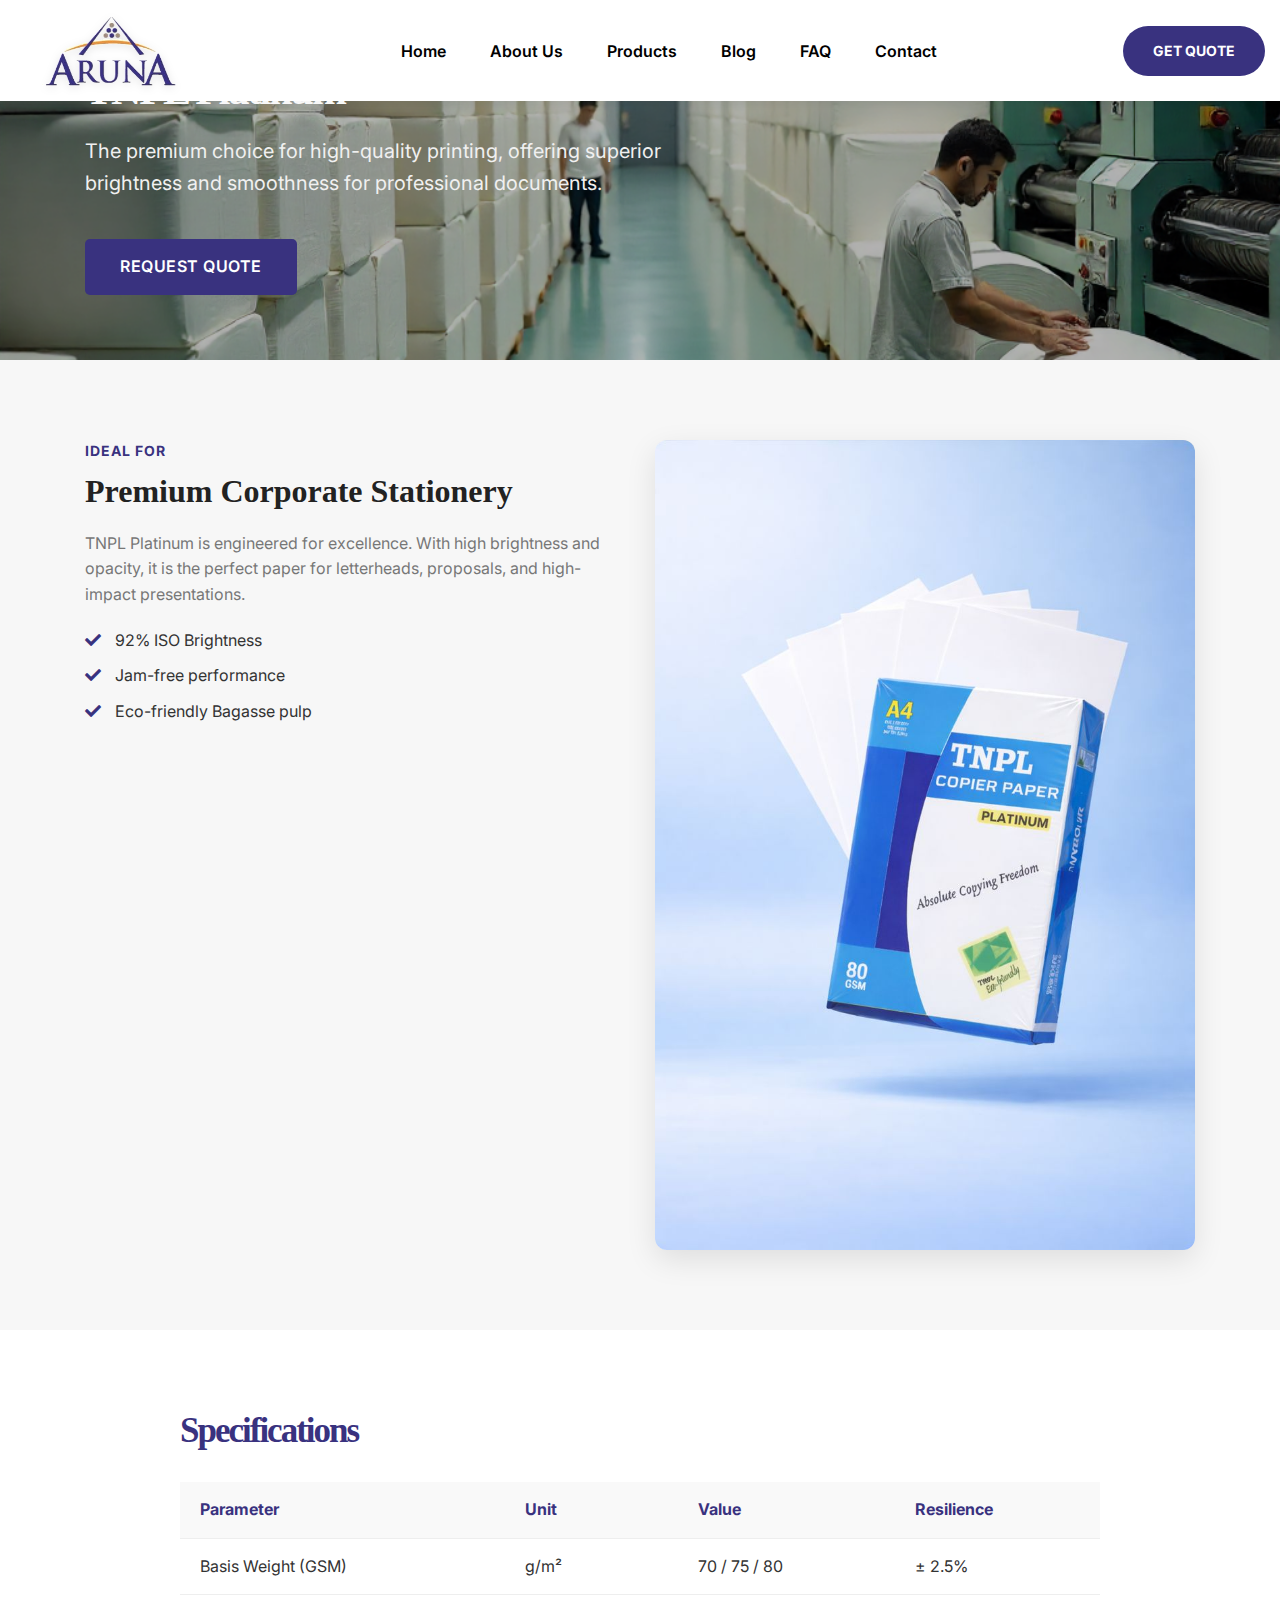
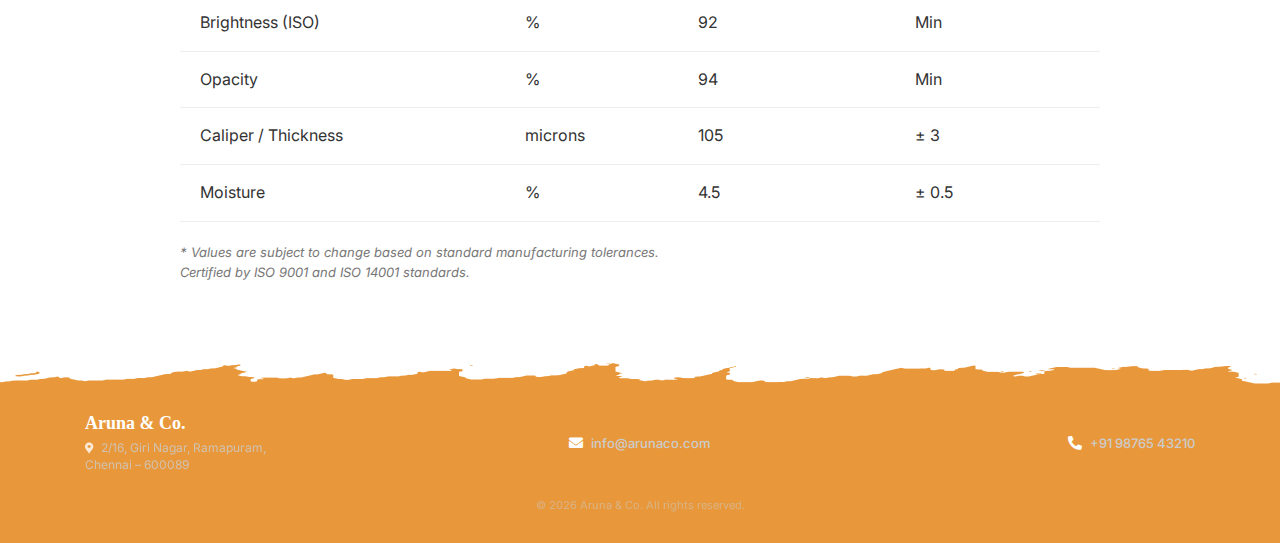
<file: product-details.html>
<!doctype html>
<html class="no-js" lang="en">

<head>
    <meta charset="utf-8">
    <meta http-equiv="x-ua-compatible" content="ie=edge">
    <title>TNPL Platinum - Aruna & Co.</title>
    <meta name="description" content="TNPL Platinum - High-quality paper for premium printing.">
    <meta name="viewport" content="width=device-width, initial-scale=1">

    <link rel="shortcut icon" type="image/x-icon" href="">

    <!-- Google Fonts -->
    <link rel="preconnect" href="https://fonts.googleapis.com">
    <link rel="preconnect" href="https://fonts.gstatic.com" crossorigin>
    <link
        href="https://fonts.googleapis.com/css2?family=Oswald:wght@400;500;600;700&family=Roboto:ital,wght@0,400;0,500;0,700;1,400;1,500&display=swap"
        rel="stylesheet">
    <!-- Inter Font for Product Details -->
    <link href="https://fonts.googleapis.com/css2?family=Inter:wght@400;500;600;700&display=swap" rel="stylesheet">


    <!-- CSS here -->
    <link rel="stylesheet" href="assets/css/bootstrap.min.css">
    <link rel="stylesheet" href="assets/css/animate.min.css">
    <link rel="stylesheet" href="assets/css/magnific-popup.css">
    <link rel="stylesheet" href="assets/css/fontawesome-all.min.css">
    <link rel="stylesheet" href="assets/css/flaticon.css">
    <link rel="stylesheet" href="assets/css/jquery-ui.css">
    <link rel="stylesheet" href="assets/css/odometer.css">
    <link rel="stylesheet" href="assets/css/slick.css">
    <link rel="stylesheet" href="assets/css/default.css">
    <link rel="stylesheet" href="assets/css/style.css">
    <link rel="stylesheet" href="assets/css/responsive.css">

    <style>
        /* Exact TNPL Product Detail Styles */
        body {
            font-family: 'Inter', sans-serif;
            background-color: #f7f7f7;
            background-image: url('https://www.transparenttextures.com/patterns/cardboard-flat.png');
            /* Placeholder textre */
            color: #333;
        }

        /* Header Utility */
        .product-hero {
            position: relative;
            background-size: cover;
            background-position: center;
            height: 40vh;
            min-height: 350px;
            display: flex;
            align-items: center;
            color: #fff;
            /* Assuming dark bg image, text white. Adjust if image is light */
        }

        .product-hero::before {
            content: '';
            position: absolute;
            top: 0;
            left: 0;
            right: 0;
            bottom: 0;
            background: rgba(0, 0, 0, 0.3);
            /* Overlay */
        }

        .product-hero .container {
            position: relative;
            z-index: 2;
        }

        .product-hero h1 {
            font-size: 42px;
            font-weight: 700;
            margin-bottom: 20px;
            color: #fff;
        }

        .product-hero .tagline {
            font-size: 20px;
            font-weight: 400;
            margin-bottom: 40px;
            max-width: 600px;
            color: #f0f0f0;
        }

        .btn-dealer {
            display: inline-block;
            background-color: #39327f;
            color: #fff;
            padding: 15px 35px;
            font-weight: 600;
            border-radius: 5px;
            /* Slightly rounded */
            text-transform: uppercase;
            letter-spacing: 0.5px;
            text-decoration: none;
            transition: all 0.3s;
        }

        .btn-dealer:hover {
            background-color: #2d2673;
            color: #fff;
        }

        /* Features Section */
        .product-features {
            padding: 80px 0;
        }

        .feature-grid {
            margin-top: 50px;
        }

        .section-label {
            font-size: 14px;
            text-transform: uppercase;
            letter-spacing: 1px;
            color: #39327f;
            font-weight: 700;
            margin-bottom: 10px;
            display: block;
        }

        h3.feature-title {
            font-size: 32px;
            font-weight: 700;
            color: #222;
            margin-bottom: 20px;
        }

        /* Specs Table */
        .product-specs {
            background-color: #fff;
            padding: 80px 0;
        }

        .spec-table-wrapper table {
            width: 100%;
            border-collapse: collapse;
            margin-top: 30px;
        }

        .spec-table-wrapper th,
        .spec-table-wrapper td {
            text-align: left;
            padding: 15px 20px;
            border-bottom: 1px solid #eee;
        }

        .spec-table-wrapper th {
            background-color: #f9f9f9;
            font-weight: 700;
            color: #39327f;
        }

        .spec-notes {
            margin-top: 20px;
            font-size: 13px;
            color: #777;
            font-style: italic;
        }

        /* Navigation Menu Color Override for Product Pages */
        .navigation li a,
        .navbar-wrap ul li a {
            color: #000000 !important;
        }
    </style>
</head>

<body>

    <!-- header-area -->
    <header id="home">
        <div id="sticky-header" class="menu-area transparent-header"
            style="background: #fff; box-shadow: 0 2px 10px rgba(0,0,0,0.05);">
            <div class="container custom-container">
                <div class="row">
                    <div class="col-12">
                        <div class="mobile-nav-toggler"><i class="flaticon-layout"></i></div>
                        <div class="menu-wrap">
                            <nav class="menu-nav">
                                <div class="logo">
                                    <a href="index.html">
                                        <img src="assets/img/logo/aruna_logo.png" alt="Aruna & Co."
                                            style="max-width: 200px; height: auto;">
                                    </a>
                                </div>
                                <div class="navbar-wrap main-menu d-none d-xl-flex">
                                    <ul class="navigation">
                                        <li><a href="index.html" style="color: #333;">Home</a></li>

                                        <li><a href="about.html" style="color: #333;">About Us</a></li>
                                        <li class="active"><a href="products.html" style="color: #39327f;">Products</a>
                                        </li>
                                        <li><a href="blog.html" style="color: #333;">Blog</a></li>
                                        <li><a href="faq.html" style="color: #333;">FAQ</a></li>
                                        <li><a href="contact.html" style="color: #333;">Contact</a></li>
                                    </ul>
                                </div>
                                <div class="header-btn d-none d-sm-block">
                                    <a href="contact.html" class="tg-btn" style="background: #39327f;">Get Quote</a>
                                </div>
                            </nav>
                        </div>
                    </div>
                </div>
            </div>
        </div>
    </header>
    <!-- header-area-end -->


    <main>

        <!-- Product Hero -->
        <section class="product-hero"
            style="background-image: url('assets/img/others/about_img1.png'); /* Replace with actual product image */">
            <div class="container">
                <div class="row">
                    <div class="col-lg-8">
                        <h1>TNPL Platinum</h1>
                        <p class="tagline">The premium choice for high-quality printing, offering superior brightness
                            and smoothness for professional documents.</p>
                        <a href="contact.html" class="btn-dealer">Request Quote</a>
                    </div>
                </div>
            </div>
        </section>

        <!-- Product Features -->
        <section class="product-features">
            <div class="container">
                <div class="row">
                    <div class="col-lg-6">
                        <span class="section-label">Ideal For</span>
                        <h3 class="feature-title">Premium Corporate Stationery</h3>
                        <p>TNPL Platinum is engineered for excellence. With high brightness and opacity, it is the
                            perfect paper for letterheads, proposals, and high-impact presentations.</p>
                        <ul style="margin-top: 20px; list-style: none; padding-left: 0;">
                            <li style="margin-bottom: 10px;"><i class="fas fa-check"
                                    style="color: #39327f; margin-right: 10px;"></i> 92% ISO Brightness</li>
                            <li style="margin-bottom: 10px;"><i class="fas fa-check"
                                    style="color: #39327f; margin-right: 10px;"></i> Jam-free performance</li>
                            <li style="margin-bottom: 10px;"><i class="fas fa-check"
                                    style="color: #39327f; margin-right: 10px;"></i> Eco-friendly Bagasse pulp</li>
                        </ul>
                    </div>
                    <div class="col-lg-6">
                        <div class="feature-img">
                            <img src="assets/img/products/tnpl_platinum.png" alt="TNPL Platinum Use Case"
                                style="width: 100%; border-radius: 12px; box-shadow: 0 10px 30px rgba(0,0,0,0.1);">
                        </div>
                    </div>
                </div>
            </div>
        </section>

        <!-- Specifications -->
        <section class="product-specs">
            <div class="container">
                <div class="row justify-content-center">
                    <div class="col-lg-10">
                        <h2 style="color: #39327f; font-weight: 700; margin-bottom: 30px;">Specifications</h2>
                        <div class="spec-table-wrapper">
                            <table>
                                <thead>
                                    <tr>
                                        <th>Parameter</th>
                                        <th>Unit</th>
                                        <th>Value</th>
                                        <th>Resilience</th>
                                    </tr>
                                </thead>
                                <tbody>
                                    <tr>
                                        <td>Basis Weight (GSM)</td>
                                        <td>g/m²</td>
                                        <td>70 / 75 / 80</td>
                                        <td>± 2.5%</td>
                                    </tr>
                                    <tr>
                                        <td>Brightness (ISO)</td>
                                        <td>%</td>
                                        <td>92</td>
                                        <td>Min</td>
                                    </tr>
                                    <tr>
                                        <td>Opacity</td>
                                        <td>%</td>
                                        <td>94</td>
                                        <td>Min</td>
                                    </tr>
                                    <tr>
                                        <td>Caliper / Thickness</td>
                                        <td>microns</td>
                                        <td>105</td>
                                        <td>± 3</td>
                                    </tr>
                                    <tr>
                                        <td>Moisture</td>
                                        <td>%</td>
                                        <td>4.5</td>
                                        <td>± 0.5</td>
                                    </tr>
                                </tbody>
                            </table>
                        </div>
                        <div class="spec-notes">
                            * Values are subject to change based on standard manufacturing tolerances.<br>
                            Certified by ISO 9001 and ISO 14001 standards.
                        </div>
                    </div>
                </div>
            </div>
        </section>

    </main>


    <!-- Footer-area -->
    <footer class="footer-area"
        style="background: #0A0A0A; color: #fff; padding: 50px 0 20px; position: relative; margin-top: 0;">
        <!-- Top Shape from Old Design -->
        <div
            style="position: absolute; left: 0; top: -22px; width: 100%; height: 53px; background-image: url('assets/img/bg/footer_bg_shape.png'); background-repeat: repeat; background-position: center; z-index: 2;">
        </div>

        <div class="container" style="position: relative; z-index: 3;">
            <div class="row align-items-center justify-content-between">
                <!-- Col 1: Location -->
                <div class="col-lg-4 col-md-12 mb-4 mb-lg-0 text-center text-lg-start">
                    <div class="footer-info">
                        <h4 style="color: #fff; margin-bottom: 5px; font-size: 18px; font-weight: 700;">Aruna & Co.</h4>
                        <p style="color: #ccc; margin-bottom: 0; font-size: 12px; line-height: 1.4; opacity: 0.8;">
                            <i class="fas fa-map-marker-alt me-2" style="color: #fff; font-size: 11px;"></i>2/16, Giri
                            Nagar, Ramapuram,<br>Chennai – 600089
                        </p>
                    </div>
                </div>

                <!-- Col 2: Email -->
                <div class="col-lg-4 col-md-12 mb-4 mb-lg-0 text-center">
                    <div class="footer-contact" style="color: #ccc; font-size: 13px; font-weight: 500;">
                        <a href="mailto:info@arunaco.com"
                            style="color: inherit; text-decoration: none; transition: color 0.3s;"
                            onmouseover="this.style.color='#fff'" onmouseout="this.style.color='inherit'">
                            <i class="fas fa-envelope me-2" style="color: #fff; font-size: 14px;"></i>info@arunaco.com
                        </a>
                    </div>
                </div>

                <!-- Col 3: Contact Number -->
                <div class="col-lg-4 col-md-12 text-center text-lg-end">
                    <div class="footer-contact" style="color: #ccc; font-size: 13px; font-weight: 500;">
                        <a href="tel:+919876543210"
                            style="color: inherit; text-decoration: none; transition: color 0.3s;"
                            onmouseover="this.style.color='#fff'" onmouseout="this.style.color='inherit'">
                            <i class="fas fa-phone-alt me-2" style="color: #fff; font-size: 14px;"></i>+91 98765
                            43210
                        </a>
                    </div>
                </div>
            </div>

            <!-- Bottom: Copyright Centered -->
            <div class="row pt-4 pb-2">
                <div class="col-12 text-center">
                    <p class="mb-0" style="color: #ccc; font-size: 11px; opacity: 0.5;">&copy; 2026 Aruna & Co. All
                        rights reserved.</p>
                </div>
            </div>
        </div>
    </footer>
    <!-- Footer-area-end -->

    <!-- JS here -->
    <script src="assets/js/vendor/jquery-3.6.0.min.js"></script>
    <script src="assets/js/bootstrap.min.js"></script>
    <script src="assets/js/main.js"></script>
</body>

</html>
</file>
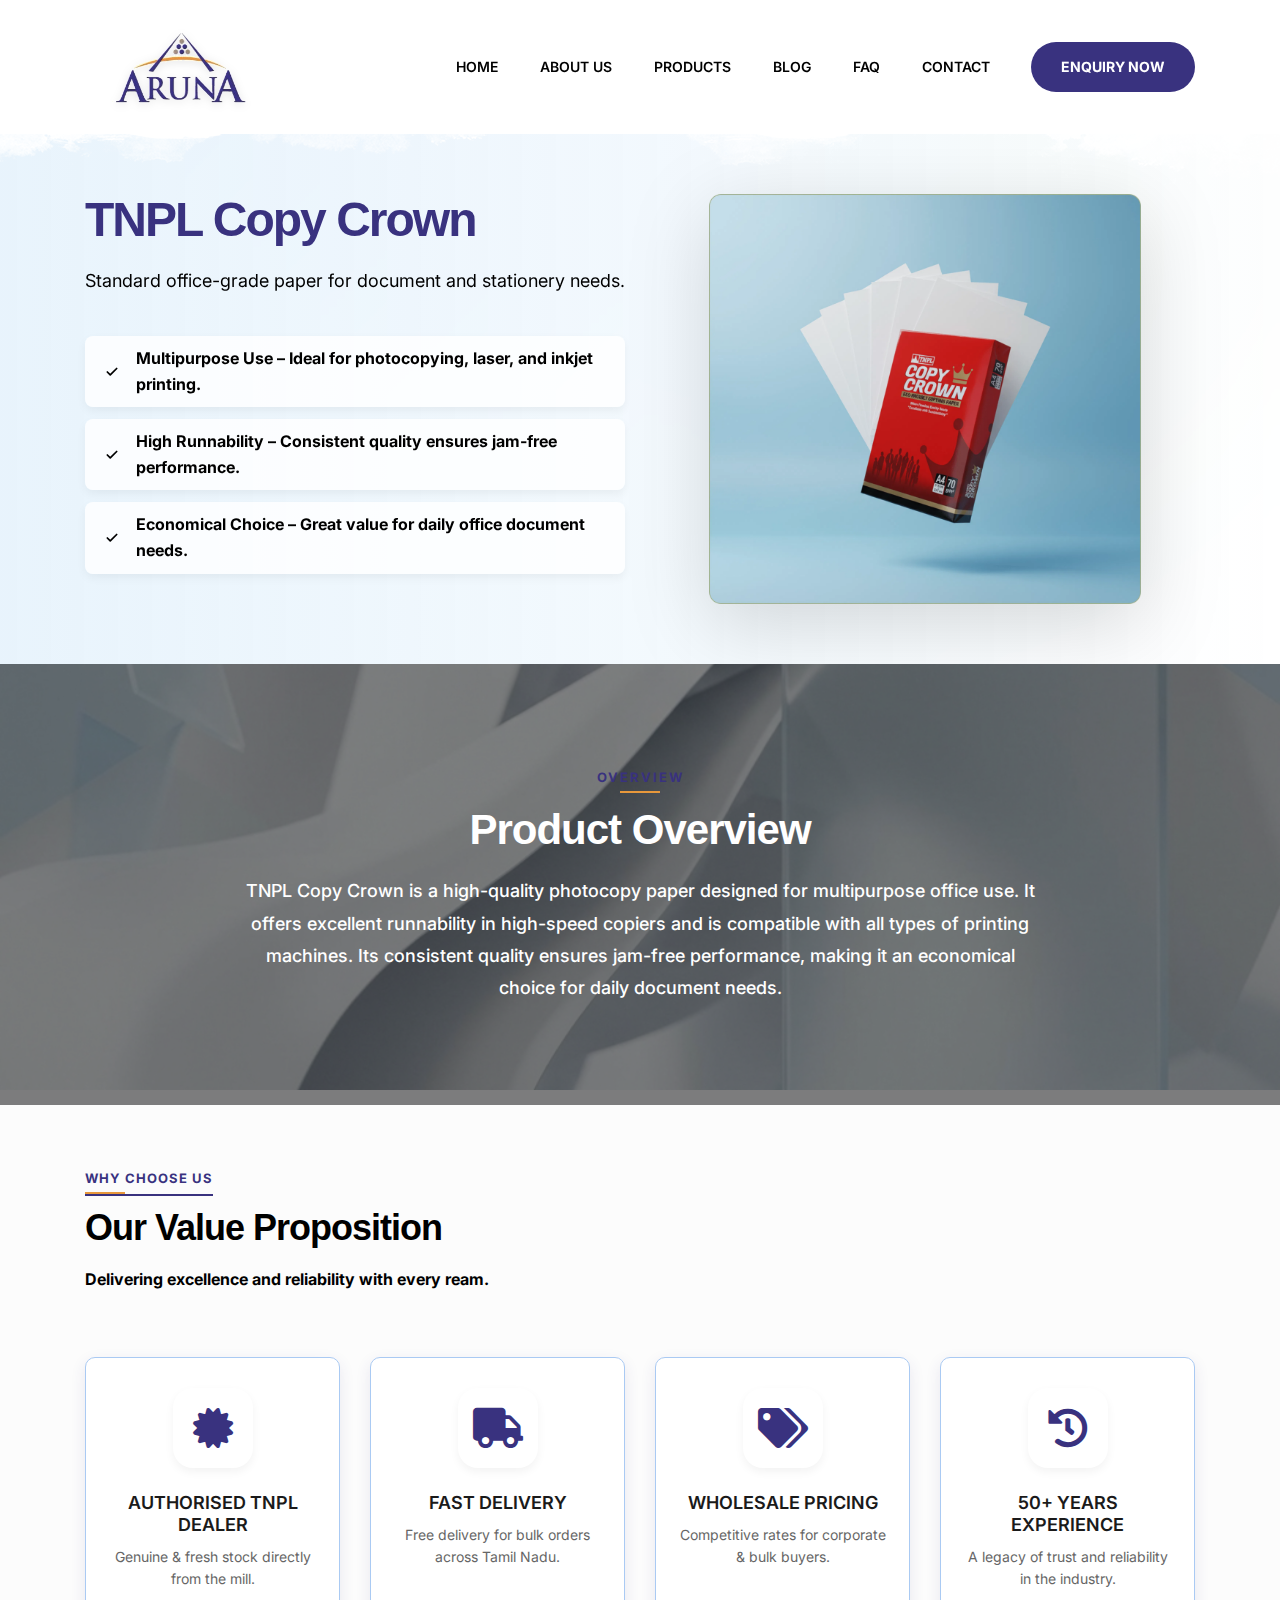
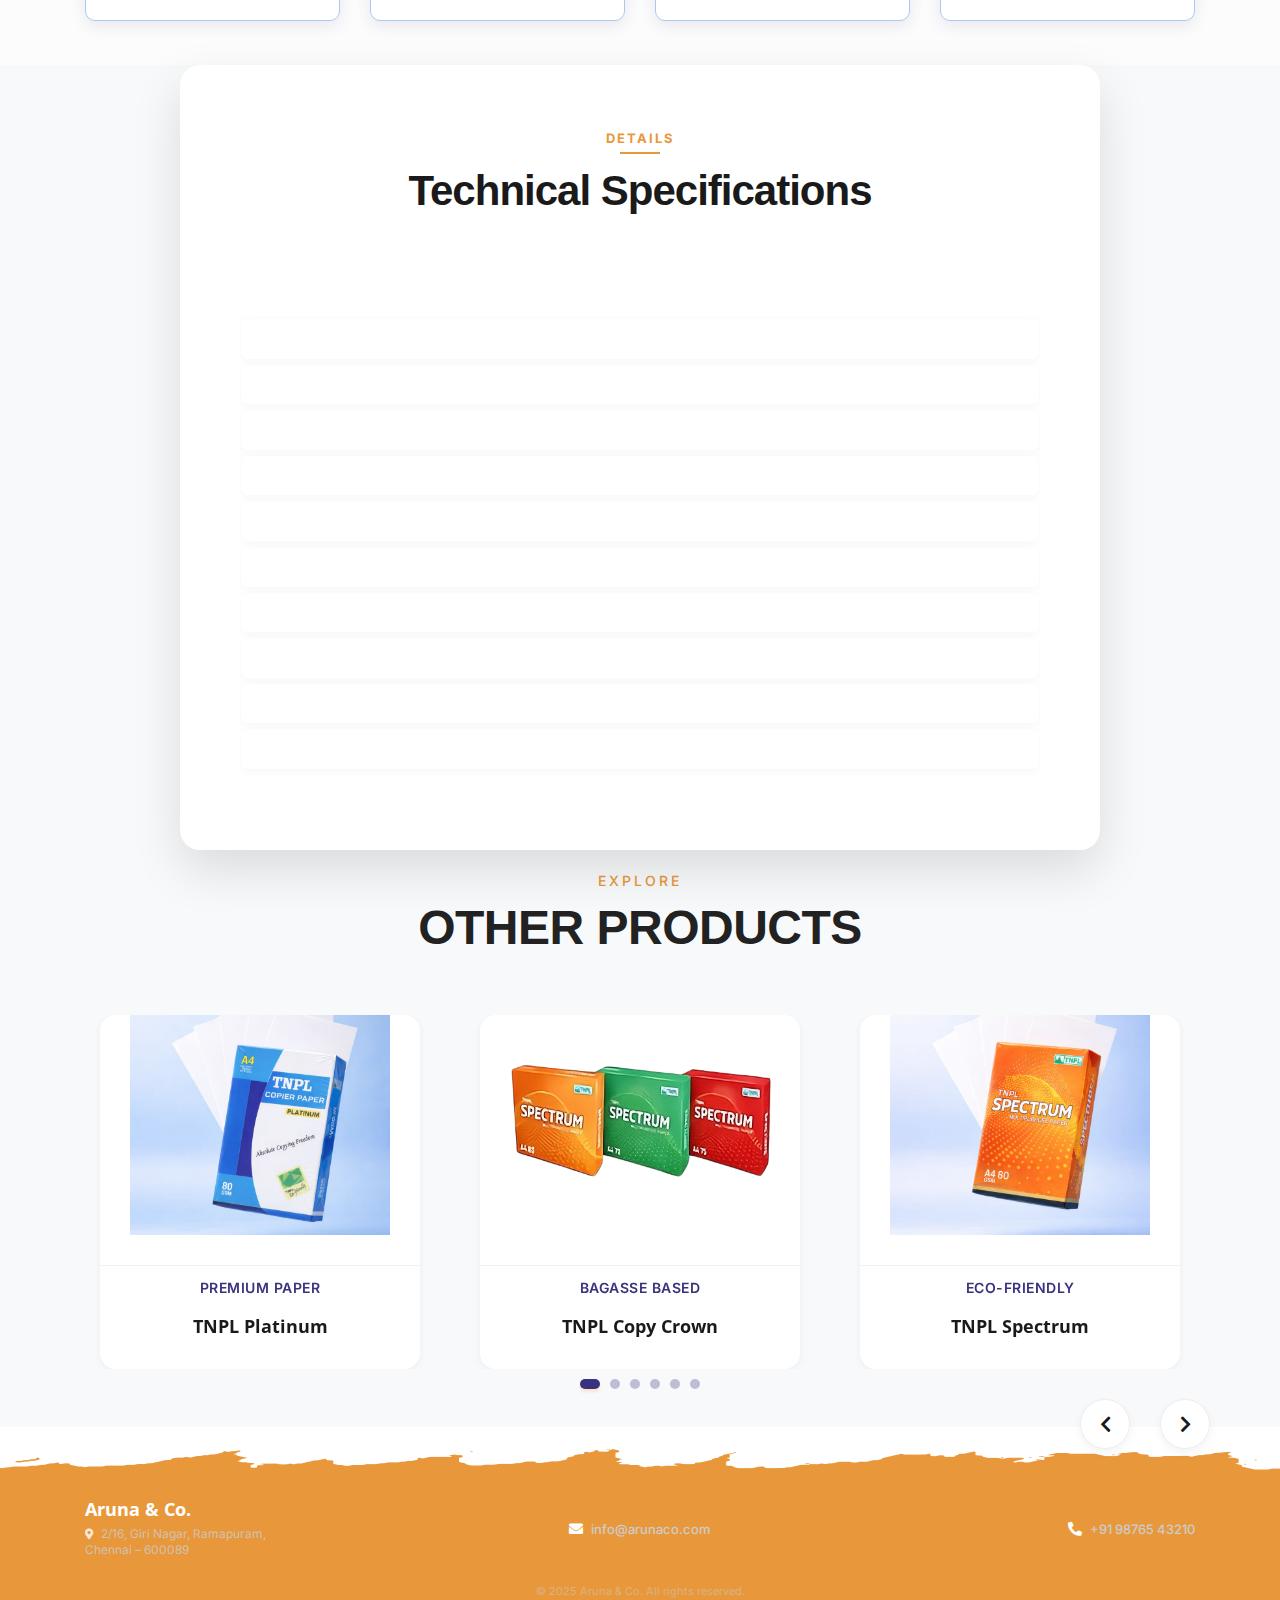
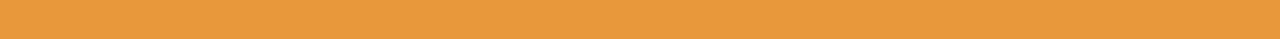
<file: product-tnpl-copy-crown.html>
<!doctype html>
<html class="no-js" lang="en">

<head>
    <meta charset="utf-8">
    <meta http-equiv="x-ua-compatible" content="ie=edge">
    <title>TNPL Copy Crown - Aruna & Co.</title>
    <meta name="description" content="TNPL Copy Crown - High-quality economical copier paper.">
    <meta name="viewport" content="width=device-width, initial-scale=1">

    <link rel="shortcut icon" type="image/x-icon" href="">

    <!-- Google Fonts -->
    <link rel="preconnect" href="https://fonts.googleapis.com">
    <link rel="preconnect" href="https://fonts.gstatic.com" crossorigin>
    <link
        href="https://fonts.googleapis.com/css2?family=Cinzel:wght@400;700&family=Open+Sans:wght@400;600;700&family=Oswald:wght@400;500;600;700&family=Roboto:ital,wght@0,400;0,500;0,700;1,400;1,500&family=Rubik+Stencil+One&display=swap"
        rel="stylesheet">
    <!-- Inter Font for Product Details -->
    <link href="https://fonts.googleapis.com/css2?family=Inter:wght@400;500;600;700&display=swap" rel="stylesheet">


    <!-- CSS here -->
    <link rel="stylesheet" href="assets/css/bootstrap.min.css">
    <link rel="stylesheet" href="assets/css/animate.min.css">
    <link rel="stylesheet" href="assets/css/magnific-popup.css">
    <link rel="stylesheet" href="assets/css/fontawesome-all.min.css">
    <link rel="stylesheet" href="assets/css/flaticon.css">
    <link rel="stylesheet" href="assets/css/jquery-ui.css">
    <link rel="stylesheet" href="assets/css/odometer.css">
    <link rel="stylesheet" href="assets/css/slick.css">
    <link rel="stylesheet" href="assets/css/default.css">
    <link rel="stylesheet" href="assets/css/style.css">
    <link rel="stylesheet" href="assets/css/responsive.css">

    <style>
        :root {
            --primary-color: #39327f;
            --primary-dark: #2d2673;
            --accent-color: #e8983b;
            --text-dark: #1a1a1a;
            --text-gray: #000000;
            --light-bg: #f8f9fa;
            --white: #ffffff;
            --shadow-sm: 0 2px 8px rgba(0, 0, 0, 0.05);
            --shadow-md: 0 10px 30px rgba(0, 0, 0, 0.08);
            --shadow-lg: 0 20px 50px rgba(0, 0, 0, 0.12);
            --border-radius-lg: 16px;
            --border-radius-md: 12px;
            --transition-base: all 0.3s cubic-bezier(0.25, 0.8, 0.25, 1);
        }

        body {
            font-family: 'Inter', sans-serif;
            background-color: var(--light-bg);
            color: var(--text-dark);
            line-height: 1.6;
        }

        /* Product Card Consistency */
        .related-product-active .tg-shop-item {
            margin: 0 15px;
            background: #fff;
            border-radius: 16px;
            overflow: hidden;
            box-shadow: var(--shadow-sm);
            transition: var(--transition-base);
            height: 100%;
        }

        .related-product-active .tg-shop-item:hover {
            transform: translateY(-5px);
            box-shadow: var(--shadow-md);
        }

        .related-product-active .tg-shop-thumb {
            position: relative;
            height: 220px;
            background: #fff;
            padding: 15px;
            display: flex;
            align-items: center;
            justify-content: center;
            overflow: hidden;
        }

        .related-product-active .tg-shop-thumb img {
            max-height: 100%;
            max-width: 100%;
            object-fit: contain;
            transition: transform 0.3s ease;
            border-radius: 15px;
        }

        .related-product-active .tg-shop-thumb:hover img {
            transform: scale(1.05);
        }

        .related-product-active .tg-shop-content {
            padding: 15px;
            text-align: center;
            border-top: 1px solid rgba(0, 0, 0, 0.05);
        }

        .related-product-active .tg-shop-cat a {
            color: var(--primary-color);
            font-size: 14px;
            font-weight: 600;
            text-transform: uppercase;
            letter-spacing: 0.5px;
            margin-bottom: 5px;
            display: inline-block;
        }

        .related-product-active .title a {
            color: var(--text-dark);
            font-size: 18px;
            font-weight: 700;
        }

        .related-product-active .title a:hover {
            color: var(--primary-color);
        }

        /* Slider Navigation Arrows */
        .related-product-active .slick-arrow {
            position: absolute;
            bottom: -60px;
            top: auto;
            transform: none;
            left: auto;
            right: 20px;
            width: 50px;
            height: 50px;
            background: #fff;
            border: 1px solid #eee;
            border-radius: 50%;
            color: var(--text-dark);
            font-size: 18px;
            display: flex !important;
            align-items: center;
            justify-content: center;
            z-index: 9;
            box-shadow: 0 4px 10px rgba(0, 0, 0, 0.05);
            transition: all 0.3s ease;
            cursor: pointer;
        }

        .related-product-active .slick-arrow:hover {
            background: var(--primary-color);
            color: #fff;
            border-color: var(--primary-color);
            box-shadow: 0 6px 15px rgba(0, 111, 86, 0.2);
        }

        .related-product-active .slick-prev {
            right: 80px;
            margin-left: 0;
        }

        .related-product-active .slick-next {
            right: 20px;
            margin-left: 0;
        }

        h1,
        h2 {
            font-family: 'Rubik Stencil One', sans-serif;
            margin-bottom: 0.5em;
            letter-spacing: -1px;
        }

        h3,
        h4,
        h5,
        h6 {
            font-family: 'Open Sans', sans-serif;
            margin-bottom: 0.5em;
        }

        /* Header Utility */
        .menu-nav {
            padding: 15px 0;
            transition: var(--transition-base);
        }

        .logo h3 {
            font-size: 28px;
            font-weight: 700;
            color: var(--primary-color);
            margin: 0;
            letter-spacing: -0.5px;
        }

        /* Hero Section */
        .product-hero-split {
            position: relative;
            background: linear-gradient(135deg, #f0f7f4 0%, #ffffff 100%);
            padding: 60px 0;
            overflow: hidden;
        }

        .product-hero-split::before {
            content: '';
            position: absolute;
            top: -50%;
            right: -10%;
            width: 800px;
            height: 800px;
            background: radial-gradient(circle, rgba(122, 179, 66, 0.08) 0%, rgba(255, 255, 255, 0) 70%);
            border-radius: 50%;
            pointer-events: none;
            z-index: 0;
        }

        .product-hero-split h1 {
            font-size: 72px;
            font-weight: 800;
            color: var(--primary-color);
            line-height: 1.05;
            margin-bottom: 24px;
            position: relative;
            z-index: 1;
            letter-spacing: -2px;
        }

        .product-hero-split .tagline {
            font-family: 'Inter', sans-serif;
            font-size: 20px;
            font-weight: 400;
            color: var(--text-gray);
            margin-bottom: 48px;
            max-width: 550px;
            position: relative;
            z-index: 1;
        }

        .hero-btns {
            display: flex;
            gap: 16px;
            position: relative;
            z-index: 1;
        }

        .btn-modern {
            padding: 14px 32px;
            font-weight: 600;
            font-size: 16px;
            border-radius: 50px;
            text-decoration: none;
            transition: var(--transition-base);
            display: inline-flex;
            align-items: center;
            justify-content: center;
        }

        .btn-modern-primary {
            background-color: var(--primary-color);
            color: var(--white);
            box-shadow: 0 8px 20px rgba(57, 50, 127, 0.2);
        }

        .btn-modern-primary:hover {
            background-color: var(--primary-dark);
            transform: translateY(-2px);
            box-shadow: 0 12px 25px rgba(57, 50, 127, 0.3);
            color: var(--white);
        }

        .btn-modern-outline {
            background-color: transparent;
            border: 2px solid var(--primary-color);
            color: var(--primary-color);
        }

        .btn-modern-outline:hover {
            background-color: rgba(57, 50, 127, 0.05);
            color: var(--primary-dark);
            transform: translateY(-2px);
        }

        .hero-image-wrapper {
            position: relative;
            z-index: 2;
            perspective: 1000px;
        }

        .hero-image-wrapper img {
            max-width: 90%;
            height: auto;
            filter: drop-shadow(0 30px 60px rgba(0, 0, 0, 0.15));
            transition: var(--transition-base);
            animation: float 6s ease-in-out infinite;
        }

        @keyframes float {
            0% {
                transform: translateY(0px);
            }

            50% {
                transform: translateY(-15px);
            }

            100% {
                transform: translateY(0px);
            }
        }

        /* Overview Section */
        .product-overview {
            padding: 60px 0;
            background-image: url('assets/img/bg/overview_parallax_bg.png');
            background-attachment: fixed;
            background-position: center;
            background-repeat: no-repeat;
            background-size: cover;
            position: relative;
        }

        .product-overview::before {
            content: '';
            position: absolute;
            top: 0;
            left: 0;
            width: 100%;
            height: 100%;
            background: rgba(0, 0, 0, 0.5);
            z-index: 1;
        }

        .product-overview .container {
            position: relative;
            z-index: 2;
        }

        .product-overview .section-title,
        .product-overview .overview-text {
            color: #ffffff !important;
        }

        .section-label {
            font-family: 'Inter', sans-serif;
            font-size: 13px;
            font-weight: 700;
            color: var(--accent-color);
            text-transform: uppercase;
            letter-spacing: 2px;
            display: inline-block;
            margin-bottom: 12px;
            position: relative;
            padding-bottom: 5px;
        }

        .section-label::after {
            content: '';
            position: absolute;
            bottom: 0;
            left: 0;
            width: 40px;
            height: 2px;
            background-color: var(--accent-color);
        }

        /* Stats Card with Orange Border */
        .stats-card {
            background: #fff;
            border: 2px solid var(--accent-color);
            /* Orange Border */
            border-radius: 12px;
            padding: 50px 20px;
            text-align: center;
            box-shadow: 0 10px 30px rgba(0, 0, 0, 0.05);
            transition: all 0.4s ease;
            height: 100%;
            display: flex;
            flex-direction: column;
            justify-content: center;
            align-items: center;
        }

        .stats-card:hover {
            transform: translateY(-10px);
            box-shadow: 0 20px 40px rgba(232, 152, 59, 0.2);
            background: #fffaf4;
            /* Subtle orange tint on hover */
        }

        .stats-number {
            font-size: 56px;
            font-weight: 700;
            color: var(--primary-color);
            margin-bottom: 15px;
            line-height: 1;
            font-family: 'Oswald', sans-serif;
        }

        .stats-number span {
            font-size: 30px;
            vertical-align: super;
            margin-left: 2px;
        }

        .stats-title {
            font-size: 18px;
            color: #666;
            font-weight: 500;
            margin: 0;
        }

        .centered-label::after {
            left: 50%;
            transform: translateX(-50%);
        }

        h2.section-title {
            font-size: 42px;
            font-weight: 700;
            color: var(--text-dark);
            margin-bottom: 24px;
            letter-spacing: -1px;
        }

        .overview-text {
            font-size: 19px;
            color: var(--text-gray);
            line-height: 1.8;
            max-width: 800px;
            margin: 0 auto;
        }

        /* Features / Applications Section */
        .product-features {
            padding: 100px 0;
            background-color: var(--light-bg);
        }

        .feature-card {
            background: var(--white);
            border-radius: var(--border-radius-lg);
            padding: 30px;
            text-align: center;
            transition: var(--transition-base);
            border: 1px solid rgba(0, 0, 0, 0.03);
            height: 100%;
            position: relative;
            overflow: hidden;
            z-index: 1;
        }

        .feature-card::before {
            content: '';
            position: absolute;
            top: 0;
            left: 0;
            width: 100%;
            height: 4px;
            background: var(--accent-color);
            /* Orange color */
            transform: scaleX(0);
            transition: transform 0.3s ease;
            transform-origin: left;
        }

        .feature-card:hover {
            transform: translateY(-10px);
            box-shadow: var(--shadow-md);
            border-color: var(--accent-color);
            /* Orange border on hover */
        }

        .feature-card:hover::before {
            transform: scaleX(1);
        }

        .icon-box {
            width: 80px;
            height: 80px;
            /* background: rgba(0, 111, 86, 0.08); Removed solid bg */
            border-radius: 20px;
            display: flex;
            align-items: center;
            justify-content: center;
            margin: 0 auto 24px;
            transition: all 0.6s cubic-bezier(0.175, 0.885, 0.32, 1.275);
            /* color: var(--primary-color); */
            position: relative;
            /* For absolute bg */
            overflow: hidden;
            /* crop blurred bg */
            box-shadow: 0 4px 10px rgba(0, 0, 0, 0.05);
        }

        .feature-card:hover .icon-box {
            background: var(--accent-color);
            /* Orange background on hover */
            color: var(--white);
            transform: rotateY(180deg);
            /* Rotate animation */
            box-shadow: 0 8px 15px rgba(0, 0, 0, 0.1);
        }

        .feature-card:hover .icon-box i {
            /* transform: rotateY(-180deg); */
            display: block;
        }

        .feature-card h4 {
            font-size: 20px;
            font-weight: 600;
            margin-bottom: 0;
            font-family: 'Inter', sans-serif;
            color: var(--text-dark);
        }

        /* Specs Section */
        .product-specs {
            padding-bottom: 60px;
            background-color: var(--light-bg);
        }

        .spec-container {
            background: var(--white);
            border-radius: 20px;
            box-shadow: var(--shadow-lg);
            padding: 60px;
            position: relative;
        }

        .spec-grid {
            display: grid;
            grid-template-columns: 1fr 1fr;
            gap: 60px;
        }

        .spec-item {
            display: flex;
            justify-content: space-between;
            align-items: center;
            padding: 18px 0;
            border-bottom: 1px solid #eee;
            transition: var(--transition-base);
        }

        .spec-item:hover {
            padding-left: 10px;
            border-color: var(--primary-color);
        }

        .spec-label {
            font-family: 'Inter', sans-serif;
            font-size: 15px;
            font-weight: 500;
            color: var(--text-gray);
        }

        .spec-value {
            font-family: 'Oswald', sans-serif;
            font-size: 20px;
            font-weight: 500;
            color: var(--text-dark);
        }

        /* Mobile Responsive */
        @media (max-width: 991px) {
            .product-hero-split h1 {
                font-size: 48px;
            }

            .hero-btns {
                flex-direction: column;
                width: 100%;
            }

            .btn-modern {
                width: 100%;
            }

            .spec-container {
                padding: 30px;
            }

            .spec-grid {
                grid-template-columns: 1fr;
                gap: 0;
            }

            .hero-image-wrapper {
                margin-top: 50px;
            }
        }

        /* Navigation Menu Color Override for Product Pages */
        .navigation li a,
        .navbar-wrap ul li a {
            color: #000000 !important;
        }
    </style>
</head>

<body>

    <!-- Scroll-top -->
    <button class="scroll-top scroll-to-target scroll-top-two" data-target="html">
        <i class="fas fa-angle-up"></i>
    </button>
    <!-- Scroll-top-end-->

    <!-- header-area -->
    <header id="home">
        <div id="header-fixed-height"></div>
        <div id="sticky-header" class="tg-menu-area menu-area">
            <div class="container">
                <div class="row">
                    <div class="col-12">
                        <div class="mobile-nav-toggler"><i class="flaticon-layout"></i></div>
                        <div class="menu-wrap">
                            <nav class="menu-nav">
                                <div class="logo">
                                    <a href="index.html">
                                        <img src="assets/img/logo/aruna_logo.png" alt="Aruna & Co."
                                            style="max-width: 200px; height: auto;">
                                    </a>
                                </div>
                                <div class="navbar-wrap main-menu d-none d-xl-flex">
                                    <ul class="navigation">
                                        <li><a href="index.html">Home</a></li>
                                        <li><a href="index.html#about">About Us</a></li>

                                        <li class="active"><a href="products.html">Products</a></li>
                                        <li><a href="blog.html">Blog</a></li>
                                        <li><a href="faq.html">FAQ</a></li>
                                        <li><a href="contact.html">Contact</a></li>
                                    </ul>
                                </div>
                                <div class="header-btn d-none d-sm-block">
                                    <a href="contact.html" class="tg-btn">Enquiry Now</a>
                                </div>
                            </nav>
                        </div>
                    </div>
                </div>
            </div>
        </div>
    </header>
    <!-- header-area-end -->

    <!-- Mobile Menu  -->
    <div class="mobile-menu">
        <nav class="menu-box">
            <div class="close-btn"><i class="fas fa-times"></i></div>
            <div class="nav-logo">
                <a href="index.html">
                    <h3 style="color: #39327f;">Aruna & Co.</h3>
                    <p style="color: #222; margin-bottom: 0;">Authorised TNPL Distributor</p>
                </a>
            </div>
            <div class="menu-outer">
                <!--Here Menu Will Come Automatically Via Javascript / Same Menu as in Header-->
            </div>
            <div class="social-links">
                <ul class="clearfix">
                    <li><a href="#"><i class="fab fa-linkedin-in"></i></a></li>
                </ul>
            </div>
        </nav>
    </div>
    <div class="menu-backdrop"></div>
    <!-- End Mobile Menu -->

    <main>

        <!-- Product Hero -->
        <section class="product-hero-split"
            style="background: linear-gradient(135deg, #e3f2fd 0%, #ffffff 100%); padding: 60px 0; position: relative;">
            <div class="product-bg-overlay"
                style="position: absolute; top:0; left:0; width:100%; height:100%; opacity: 1; background: linear-gradient(to right, rgba(232, 243, 252, 0.95), rgba(255, 255, 255, 0.8)); pointer-events: none;">
            </div>
            <div class="container" style="position: relative; z-index: 2;">
                <div class="row align-items-center">
                    <div class="col-lg-6">
                        <h1
                            style="font-size: 48px; font-weight: 700; color: #39327f; line-height: 1.1; margin-bottom: 20px;">
                            TNPL Copy Crown</h1>
                        <p class="tagline"
                            style="font-size: 18px; color: #000000; margin-bottom: 40px; font-weight: 400;">
                            Standard office-grade paper for document and stationery needs.</p>

                        <ul style="list-style: none; padding: 0; margin-bottom: 30px;">
                            <li
                                style="display: flex; align-items: center; margin-bottom: 12px; font-size: 16px; color: #000; background: rgba(255,255,255,0.8); padding: 10px 15px; border-radius: 8px; box-shadow: 0 4px 10px rgba(0,0,0,0.05);">
                                <span
                                    style="display: inline-flex; align-items: center; justify-content: center; width: 24px; height: 24px; background: rgba(0, 0, 0, 0); border-radius: 50%; color: #000; margin-right: 12px; flex-shrink: 0;">
                                    <svg width="14" height="14" viewBox="0 0 24 24" fill="none" stroke="currentColor"
                                        stroke-width="3" stroke-linecap="round" stroke-linejoin="round">
                                        <polyline points="20 6 9 17 4 12"></polyline>
                                    </svg>
                                </span>
                                <span><strong style="color: #000;">Multipurpose Use – Ideal for photocopying, laser, and
                                        inkjet printing.</strong></span>
                            </li>
                            <li
                                style="display: flex; align-items: center; margin-bottom: 12px; font-size: 16px; color: #000; background: rgba(255,255,255,0.8); padding: 10px 15px; border-radius: 8px; box-shadow: 0 4px 10px rgba(0,0,0,0.05);">
                                <span
                                    style="display: inline-flex; align-items: center; justify-content: center; width: 24px; height: 24px; background: rgba(0, 0, 0, 0); border-radius: 50%; color: #000; margin-right: 12px; flex-shrink: 0;">
                                    <svg width="14" height="14" viewBox="0 0 24 24" fill="none" stroke="currentColor"
                                        stroke-width="3" stroke-linecap="round" stroke-linejoin="round">
                                        <polyline points="20 6 9 17 4 12"></polyline>
                                    </svg>
                                </span>
                                <span><strong style="color: #000;">High Runnability – Consistent quality ensures
                                        jam-free performance.</strong></span>
                            </li>
                            <li
                                style="display: flex; align-items: center; margin-bottom: 12px; font-size: 16px; color: #000; background: rgba(255,255,255,0.8); padding: 10px 15px; border-radius: 8px; box-shadow: 0 4px 10px rgba(0,0,0,0.05);">
                                <span
                                    style="display: inline-flex; align-items: center; justify-content: center; width: 24px; height: 24px; background: rgba(0, 0, 0, 0); border-radius: 50%; color: #000; margin-right: 12px; flex-shrink: 0;">
                                    <svg width="14" height="14" viewBox="0 0 24 24" fill="none" stroke="currentColor"
                                        stroke-width="3" stroke-linecap="round" stroke-linejoin="round">
                                        <polyline points="20 6 9 17 4 12"></polyline>
                                    </svg>
                                </span>
                                <span><strong style="color: #000;">Economical Choice – Great value for daily office
                                        document needs.</strong></span>
                            </li>

                        </ul>


                    </div>
                    <div class="col-lg-6">
                        <div class="hero-image-wrapper" style="text-align: center;">
                            <!-- Image Source Updated -->
                            <img src="assets/img/products/tnpl-copycrown.webp" alt="TNPL Copy Crown Box"
                                style="max-width: 80%; height: auto; filter: drop-shadow(0 20px 40px rgba(0,0,0,0.15));">
                        </div>
                    </div>
                </div>
            </div>
        </section>

        <!-- Product Overview -->
        <section class="product-overview"
            style="background-image: url('assets/img/bg/product_overview_bg_v3.png'); background-size: cover; background-position: center; padding: 100px 0; color: #333;">
            <div class="container">
                <div class="row">
                    <div class="col-lg-12 text-center">
                        <span class="section-label centered-label"
                            style="color: #39327f !important; font-weight: 700; letter-spacing: 2px;">OVERVIEW</span>
                        <h2 class="section-title" style="color: #222; font-size: 42px; margin-bottom: 20px;">Product
                            Overview</h2>
                        <p class="overview-text"
                            style="color: #555; font-size: 18px; line-height: 1.8; max-width: 800px; margin: 0 auto; font-weight: 500;">
                            TNPL Copy Crown is a high-quality photocopy paper designed for multipurpose office use. It
                            offers excellent runnability in high-speed copiers and is compatible with all types of
                            printing machines. Its consistent quality ensures jam-free performance, making it an
                            economical choice for daily document needs.
                        </p>
                    </div>
                </div>
            </div>
        </section>

        <!-- Product Features / Ideal For -->
        <section class="product-features" style="padding: 60px 0; background-color: #fcfcfc;">
            <div class="container">
                <div class="row mb-50">
                    <div class="col-12">
                        <span class="section-label"
                            style="color: #39327f; font-weight: 700; text-transform: uppercase; letter-spacing: 1px; border-bottom: 2px solid #39327f; display: inline-block; margin-bottom: 10px;">Why
                            Choose Us</span>
                        <h2 class="feature-title" style="font-size: 36px; font-weight: 700; color: #000;">Our Value
                            Proposition</h2>
                        <p style="font-size: 16px; color: #000; max-width: 600px; font-weight: 700;">Delivering
                            excellence and reliability with every ream.</p>
                    </div>
                </div>

                <div class="row justify-content-center">
                    <!-- Item 1 -->
                    <div class="col-lg-3 col-md-6 col-sm-6 mb-4">
                        <div class="feature-card"
                            style="border: 1px solid #aacaf3; box-shadow: 0 5px 15px rgba(57, 50, 127, 0.1); padding: 30px 20px; border-radius: 10px; background: #fff; height: 100%; transition: all 0.3s ease;">
                            <div class="icon-box">
                                <i class="fas fa-certificate" style="font-size: 40px; color: #39327f;"></i>
                            </div>
                            <h4 style="text-transform: uppercase; font-size: 18px;">Authorised TNPL Dealer</h4>
                            <p style="font-size: 14px; margin-top: 10px; color: #666; margin-bottom: 0;">Genuine & fresh
                                stock directly from the mill.</p>
                        </div>
                    </div>
                    <!-- Item 2 -->
                    <div class="col-lg-3 col-md-6 col-sm-6 mb-4">
                        <div class="feature-card"
                            style="border: 1px solid #aacaf3; box-shadow: 0 5px 15px rgba(57, 50, 127, 0.1); padding: 30px 20px; border-radius: 10px; background: #fff; height: 100%; transition: all 0.3s ease;">
                            <div class="icon-box">
                                <i class="fas fa-truck" style="font-size: 40px; color: #39327f;"></i>
                            </div>
                            <h4 style="text-transform: uppercase; font-size: 18px;">Fast Delivery</h4>
                            <p style="font-size: 14px; margin-top: 10px; color: #666; margin-bottom: 0;">Free delivery
                                for bulk orders across Tamil Nadu.</p>
                        </div>
                    </div>
                    <!-- Item 3 -->
                    <div class="col-lg-3 col-md-6 col-sm-6 mb-4">
                        <div class="feature-card"
                            style="border: 1px solid #aacaf3; box-shadow: 0 5px 15px rgba(57, 50, 127, 0.1); padding: 30px 20px; border-radius: 10px; background: #fff; height: 100%; transition: all 0.3s ease;">
                            <div class="icon-box">
                                <i class="fas fa-tags" style="font-size: 40px; color: #39327f;"></i>
                            </div>
                            <h4 style="text-transform: uppercase; font-size: 18px;">Wholesale Pricing</h4>
                            <p style="font-size: 14px; margin-top: 10px; color: #666; margin-bottom: 0;">Competitive
                                rates for corporate & bulk buyers.</p>
                        </div>
                    </div>
                    <!-- Item 4 -->
                    <div class="col-lg-3 col-md-6 col-sm-6 mb-4">
                        <div class="feature-card"
                            style="border: 1px solid #aacaf3; box-shadow: 0 5px 15px rgba(57, 50, 127, 0.1); padding: 30px 20px; border-radius: 10px; background: #fff; height: 100%; transition: all 0.3s ease;">
                            <div class="icon-box">
                                <i class="fas fa-history" style="font-size: 40px; color: #39327f;"></i>
                            </div>
                            <h4 style="text-transform: uppercase; font-size: 18px;">50+ Years Experience</h4>
                            <p style="font-size: 14px; margin-top: 10px; color: #666; margin-bottom: 0;">A legacy of
                                trust and reliability in the industry.</p>
                        </div>
                    </div>
                </div>
            </div>
        </section>

        <!-- Specifications -->
        <section class="product-specs" style="padding-bottom: 0; margin-top: -40px; position: relative; z-index: 2;">
            <div class="container">
                <div class="row justify-content-center">
                    <div class="col-lg-10">
                        <div class="spec-container">
                            <div class="text-center mb-5">
                                <span class="section-label centered-label">Details</span>
                                <h2 class="section-title">Technical Specifications</h2>
                            </div>

                            <!-- Custom Styles for Table Animation -->
                            <style>
                                .spec-table-row {
                                    transition: all 0.3s ease;
                                    border-left: 3px solid transparent;
                                }

                                .spec-table-row:hover {
                                    background-color: rgba(65, 59, 131, 0.1) !important;
                                    transform: translateY(-3px) scale(1.01);
                                    border-left: 3px solid #e8983b;
                                    box-shadow: 0 10px 20px rgba(0, 0, 0, 0.1);
                                }

                                .spec-table-header {
                                    background: linear-gradient(45deg, #39327f, #514c7b) !important;
                                    color: #fff;
                                    box-shadow: 0 5px 15px rgba(57, 50, 127, 0.3);
                                }

                                /* Compact View Overrides */
                                .spec-table-header th {
                                    padding: 10px 15px !important;
                                }

                                .spec-table-row td {
                                    padding: 8px 15px !important;
                                }

                                .table-responsive table {
                                    border-spacing: 0 4px !important;
                                }
                            </style>

                            <div class="table-responsive wow fadeInUp" data-wow-delay=".4s">
                                <table class="table"
                                    style="width: 100%; border-collapse: separate; border-spacing: 0 10px; border: none;">
                                    <thead class="spec-table-header" style="border-radius: 8px;">
                                        <tr>
                                            <th
                                                style="padding: 20px; font-weight: 700; width: 80px; border-top-left-radius: 10px; border-bottom-left-radius: 10px; border: none;">
                                                S.No</th>
                                            <th style="padding: 20px; font-weight: 700; border: none;">Property</th>
                                            <th
                                                style="padding: 20px; font-weight: 700; border-top-right-radius: 10px; border-bottom-right-radius: 10px; border: none;">
                                                Specification</th>
                                        </tr>
                                    </thead>
                                    <tbody style="color: #000000; font-size: 16px;">
                                        <tr class="spec-table-row"
                                            style="background: #fff; box-shadow: 0 2px 10px rgba(0,0,0,0.03); border-radius: 8px;">
                                            <td
                                                style="padding: 15px 20px; border: none; border-top-left-radius: 8px; border-bottom-left-radius: 8px;">
                                                1</td>
                                            <td style="padding: 15px 20px; border: none; font-weight: 500;">Nominal GSM
                                                (g/m²)</td>
                                            <td
                                                style="padding: 15px 20px; border: none; border-top-right-radius: 8px; border-bottom-right-radius: 8px; font-weight: 600; color: #222;">
                                                70 / 75 / 80</td>
                                        </tr>
                                        <tr class="spec-table-row"
                                            style="background: #fff; box-shadow: 0 2px 10px rgba(0,0,0,0.03); border-radius: 8px;">
                                            <td
                                                style="padding: 15px 20px; border: none; border-top-left-radius: 8px; border-bottom-left-radius: 8px;">
                                                2</td>
                                            <td style="padding: 15px 20px; border: none; font-weight: 500;">Substance
                                                Tolerance</td>
                                            <td
                                                style="padding: 15px 20px; border: none; border-top-right-radius: 8px; border-bottom-right-radius: 8px; font-weight: 600; color: #222;">
                                                ± 2.5 %</td>
                                        </tr>
                                        <tr class="spec-table-row"
                                            style="background: #fff; box-shadow: 0 2px 10px rgba(0,0,0,0.03); border-radius: 8px;">
                                            <td
                                                style="padding: 15px 20px; border: none; border-top-left-radius: 8px; border-bottom-left-radius: 8px;">
                                                3</td>
                                            <td style="padding: 15px 20px; border: none; font-weight: 500;">Caliper
                                                (Micron)</td>
                                            <td
                                                style="padding: 15px 20px; border: none; border-top-right-radius: 8px; border-bottom-right-radius: 8px; font-weight: 600; color: #222;">
                                                100 / 102 / 105</td>
                                        </tr>
                                        <tr class="spec-table-row"
                                            style="background: #fff; box-shadow: 0 2px 10px rgba(0,0,0,0.03); border-radius: 8px;">
                                            <td
                                                style="padding: 15px 20px; border: none; border-top-left-radius: 8px; border-bottom-left-radius: 8px;">
                                                4</td>
                                            <td style="padding: 15px 20px; border: none; font-weight: 500;">Moisture %
                                            </td>
                                            <td
                                                style="padding: 15px 20px; border: none; border-top-right-radius: 8px; border-bottom-right-radius: 8px; font-weight: 600; color: #222;">
                                                6.0 ± 0.5</td>
                                        </tr>
                                        <tr class="spec-table-row"
                                            style="background: #fff; box-shadow: 0 2px 10px rgba(0,0,0,0.03); border-radius: 8px;">
                                            <td
                                                style="padding: 15px 20px; border: none; border-top-left-radius: 8px; border-bottom-left-radius: 8px;">
                                                5</td>
                                            <td style="padding: 15px 20px; border: none; font-weight: 500;">Cobb 60
                                                (g/m²) (Max)</td>
                                            <td
                                                style="padding: 15px 20px; border: none; border-top-right-radius: 8px; border-bottom-right-radius: 8px; font-weight: 600; color: #222;">
                                                30</td>
                                        </tr>
                                        <tr class="spec-table-row"
                                            style="background: #fff; box-shadow: 0 2px 10px rgba(0,0,0,0.03); border-radius: 8px;">
                                            <td
                                                style="padding: 15px 20px; border: none; border-top-left-radius: 8px; border-bottom-left-radius: 8px;">
                                                6</td>
                                            <td style="padding: 15px 20px; border: none; font-weight: 500;">Bendtsen
                                                Smoothness TS</td>
                                            <td
                                                style="padding: 15px 20px; border: none; border-top-right-radius: 8px; border-bottom-right-radius: 8px; font-weight: 600; color: #222;">
                                                150 - 250 ml/min</td>
                                        </tr>
                                        <tr class="spec-table-row"
                                            style="background: #fff; box-shadow: 0 2px 10px rgba(0,0,0,0.03); border-radius: 8px;">
                                            <td
                                                style="padding: 15px 20px; border: none; border-top-left-radius: 8px; border-bottom-left-radius: 8px;">
                                                7</td>
                                            <td style="padding: 15px 20px; border: none; font-weight: 500;">Bendtsen
                                                Smoothness WS</td>
                                            <td
                                                style="padding: 15px 20px; border: none; border-top-right-radius: 8px; border-bottom-right-radius: 8px; font-weight: 600; color: #222;">
                                                150 - 200 ml/min</td>
                                        </tr>
                                        <tr class="spec-table-row"
                                            style="background: #fff; box-shadow: 0 2px 10px rgba(0,0,0,0.03); border-radius: 8px;">
                                            <td
                                                style="padding: 15px 20px; border: none; border-top-left-radius: 8px; border-bottom-left-radius: 8px;">
                                                8</td>
                                            <td style="padding: 15px 20px; border: none; font-weight: 500;">Porosity
                                                (Max)</td>
                                            <td
                                                style="padding: 15px 20px; border: none; border-top-right-radius: 8px; border-bottom-right-radius: 8px; font-weight: 600; color: #222;">
                                                650 ml/min</td>
                                        </tr>
                                        <tr class="spec-table-row"
                                            style="background: #fff; box-shadow: 0 2px 10px rgba(0,0,0,0.03); border-radius: 8px;">
                                            <td
                                                style="padding: 15px 20px; border: none; border-top-left-radius: 8px; border-bottom-left-radius: 8px;">
                                                9</td>
                                            <td style="padding: 15px 20px; border: none; font-weight: 500;">Brightness
                                                ISO % (Min)</td>
                                            <td
                                                style="padding: 15px 20px; border: none; border-top-right-radius: 8px; border-bottom-right-radius: 8px; font-weight: 600; color: #222;">
                                                91</td>
                                        </tr>
                                        <tr class="spec-table-row"
                                            style="background: #fff; box-shadow: 0 2px 10px rgba(0,0,0,0.03); border-radius: 8px;">
                                            <td
                                                style="padding: 15px 20px; border: none; border-top-left-radius: 8px; border-bottom-left-radius: 8px;">
                                                10</td>
                                            <td style="padding: 15px 20px; border: none; font-weight: 500;">Opacity %
                                            </td>
                                            <td
                                                style="padding: 15px 20px; border: none; border-top-right-radius: 8px; border-bottom-right-radius: 8px; font-weight: 600; color: #222;">
                                                91 - 92</td>
                                        </tr>
                                    </tbody>
                                </table>
                            </div>

                        </div>
                    </div>
                </div>
            </div>
        </section>

        <!-- Related Products -->
        <section class="related-product-area pt-20 pb-60" style="background-color: #f8f9fa;">
            <div class="container">
                <div class="row">
                    <div class="col-lg-12">
                        <div class="tg-section-title text-center mb-60">
                            <span class="sub-title">Explore</span>
                            <h2 class="title">Other Products</h2>
                        </div>
                    </div>
                </div>
                <div class="row related-product-active">
                    <div class="col-xl-3">
                        <div class="tg-shop-item text-center">
                            <div class="tg-shop-thumb">
                                <a href="product-tnpl-platinum.html"><img src="assets/img/products/tnpl_platinum.png"
                                        alt="TNPL Platinum" style="height: 250px; object-fit: contain;"></a>
                            </div>
                            <div class="tg-shop-content">
                                <div class="tg-shop-cat">
                                    <a href="product-tnpl-platinum.html">Premium Paper</a>
                                </div>
                                <h4 class="title"><a href="product-tnpl-platinum.html">TNPL Platinum</a></h4>
                            </div>
                        </div>
                    </div>
                    <div class="col-xl-3">
                        <div class="tg-shop-item text-center">
                            <div class="tg-shop-thumb">
                                <a href="product-tnpl-copy-crown.html"><img src="assets/img/products/tg_shop2.png"
                                        alt="TNPL Copy Crown" style="height: 250px; object-fit: contain;"></a>
                            </div>
                            <div class="tg-shop-content">
                                <div class="tg-shop-cat">
                                    <a href="product-tnpl-copy-crown.html">Bagasse Based</a>
                                </div>
                                <h4 class="title"><a href="product-tnpl-copy-crown.html">TNPL Copy Crown</a></h4>
                            </div>
                        </div>
                    </div>
                    <div class="col-xl-3">
                        <div class="tg-shop-item text-center">
                            <div class="tg-shop-thumb">
                                <a href="product-tnpl-spectrum.html"><img src="assets/img/products/tnpl_spectrum.png"
                                        alt="TNPL Spectrum" style="height: 250px; object-fit: contain;"></a>
                            </div>
                            <div class="tg-shop-content">
                                <div class="tg-shop-cat">
                                    <a href="product-tnpl-spectrum.html">Eco-Friendly</a>
                                </div>
                                <h4 class="title"><a href="product-tnpl-spectrum.html">TNPL Spectrum</a></h4>
                            </div>
                        </div>
                    </div>
                    <div class="col-xl-3">
                        <div class="tg-shop-item text-center">
                            <div class="tg-shop-thumb">
                                <a href="product-tnpl-platinum.html"><img src="assets/img/products/tnpl_platinum.png"
                                        alt="TNPL Platinum" style="height: 250px; object-fit: contain;"></a>
                            </div>
                            <div class="tg-shop-content">
                                <div class="tg-shop-cat">
                                    <a href="product-tnpl-platinum.html">Premium Paper</a>
                                </div>
                                <h4 class="title"><a href="product-tnpl-platinum.html">TNPL Platinum</a></h4>
                            </div>
                        </div>
                    </div>
                    <div class="col-xl-3">
                        <div class="tg-shop-item text-center">
                            <div class="tg-shop-thumb">
                                <a href="product-tnpl-copy-crown.html"><img src="assets/img/products/tg_shop2.png"
                                        alt="TNPL Copy Crown" style="height: 250px; object-fit: contain;"></a>
                            </div>
                            <div class="tg-shop-content">
                                <div class="tg-shop-cat">
                                    <a href="product-tnpl-copy-crown.html">Bagasse Based</a>
                                </div>
                                <h4 class="title"><a href="product-tnpl-copy-crown.html">TNPL Copy Crown</a></h4>
                            </div>
                        </div>
                    </div>
                    <div class="col-xl-3">
                        <div class="tg-shop-item text-center">
                            <div class="tg-shop-thumb">
                                <a href="product-tnpl-spectrum.html"><img src="assets/img/products/tnpl_spectrum.png"
                                        alt="TNPL Spectrum" style="height: 250px; object-fit: contain;"></a>
                            </div>
                            <div class="tg-shop-content">
                                <div class="tg-shop-cat">
                                    <a href="product-tnpl-spectrum.html">Eco-Friendly</a>
                                </div>
                                <h4 class="title"><a href="product-tnpl-spectrum.html">TNPL Spectrum</a></h4>
                            </div>
                        </div>
                    </div>
                </div>
            </div>
        </section>
        <!-- Related Products-end -->

    </main>


    <!-- Footer-area -->
    <footer class="footer-area"
        style="background: #0A0A0A; color: #fff; padding: 50px 0 30px; position: relative; margin-top: 0;">
        <!-- Top Shape from Old Design -->
        <div
            style="position: absolute; left: 0; top: -22px; width: 100%; height: 53px; background-image: url('assets/img/bg/footer_bg_shape.png'); background-repeat: repeat; background-position: center; z-index: 2;">
        </div>

        <div class="container" style="position: relative; z-index: 3;">
            <div class="row align-items-center justify-content-between">
                <!-- Col 1: Location -->
                <div class="col-lg-4 col-md-12 mb-4 mb-lg-0 text-center text-lg-start">
                    <div class="footer-info">
                        <h4 style="color: #fff; margin-bottom: 5px; font-size: 18px; font-weight: 700;">Aruna & Co.</h4>
                        <p style="color: #ccc; margin-bottom: 0; font-size: 12px; line-height: 1.4; opacity: 0.8;">
                            <i class="fas fa-map-marker-alt me-2" style="color: #fff; font-size: 11px;"></i>2/16, Giri
                            Nagar, Ramapuram,<br>Chennai – 600089
                        </p>
                    </div>
                </div>

                <!-- Col 2: Email -->
                <div class="col-lg-4 col-md-12 mb-4 mb-lg-0 text-center">
                    <div class="footer-contact" style="color: #ccc; font-size: 13px; font-weight: 500;">
                        <a href="mailto:info@arunaco.com"
                            style="color: inherit; text-decoration: none; transition: color 0.3s;"
                            onmouseover="this.style.color='#fff'" onmouseout="this.style.color='inherit'">
                            <i class="fas fa-envelope me-2" style="color: #fff; font-size: 14px;"></i>info@arunaco.com
                        </a>
                    </div>
                </div>

                <!-- Col 3: Contact Number -->
                <div class="col-lg-4 col-md-12 text-center text-lg-end">
                    <div class="footer-contact" style="color: #ccc; font-size: 13px; font-weight: 500;">
                        <a href="tel:+919876543210"
                            style="color: inherit; text-decoration: none; transition: color 0.3s;"
                            onmouseover="this.style.color='#fff'" onmouseout="this.style.color='inherit'">
                            <i class="fas fa-phone-alt me-2" style="color: #fff; font-size: 14px;"></i>+91 98765
                            43210
                        </a>
                    </div>
                </div>
            </div>

            <!-- Bottom: Copyright Centered -->
            <div class="row pt-4 pb-2">
                <div class="col-12 text-center">
                    <p class="mb-0" style="color: #ccc; font-size: 11px; opacity: 0.5;">&copy; 2025 Aruna & Co. All
                        rights reserved.</p>
                </div>
            </div>
        </div>
    </footer>
    <!-- Footer-area-end -->

    <!-- JS here -->
    <script src="assets/js/vendor/jquery-3.6.0.min.js"></script>
    <script src="assets/js/bootstrap.min.js"></script>
    <script src="assets/js/isotope.pkgd.min.js"></script>
    <script src="assets/js/imagesloaded.pkgd.min.js"></script>
    <script src="assets/js/jquery.magnific-popup.min.js"></script>
    <script src="assets/js/jquery.odometer.min.js"></script>
    <script src="assets/js/slick.min.js"></script>
    <script src="assets/js/wow.min.js"></script>
    <script src="assets/js/main.js"></script>
</body>

</html>
</file>
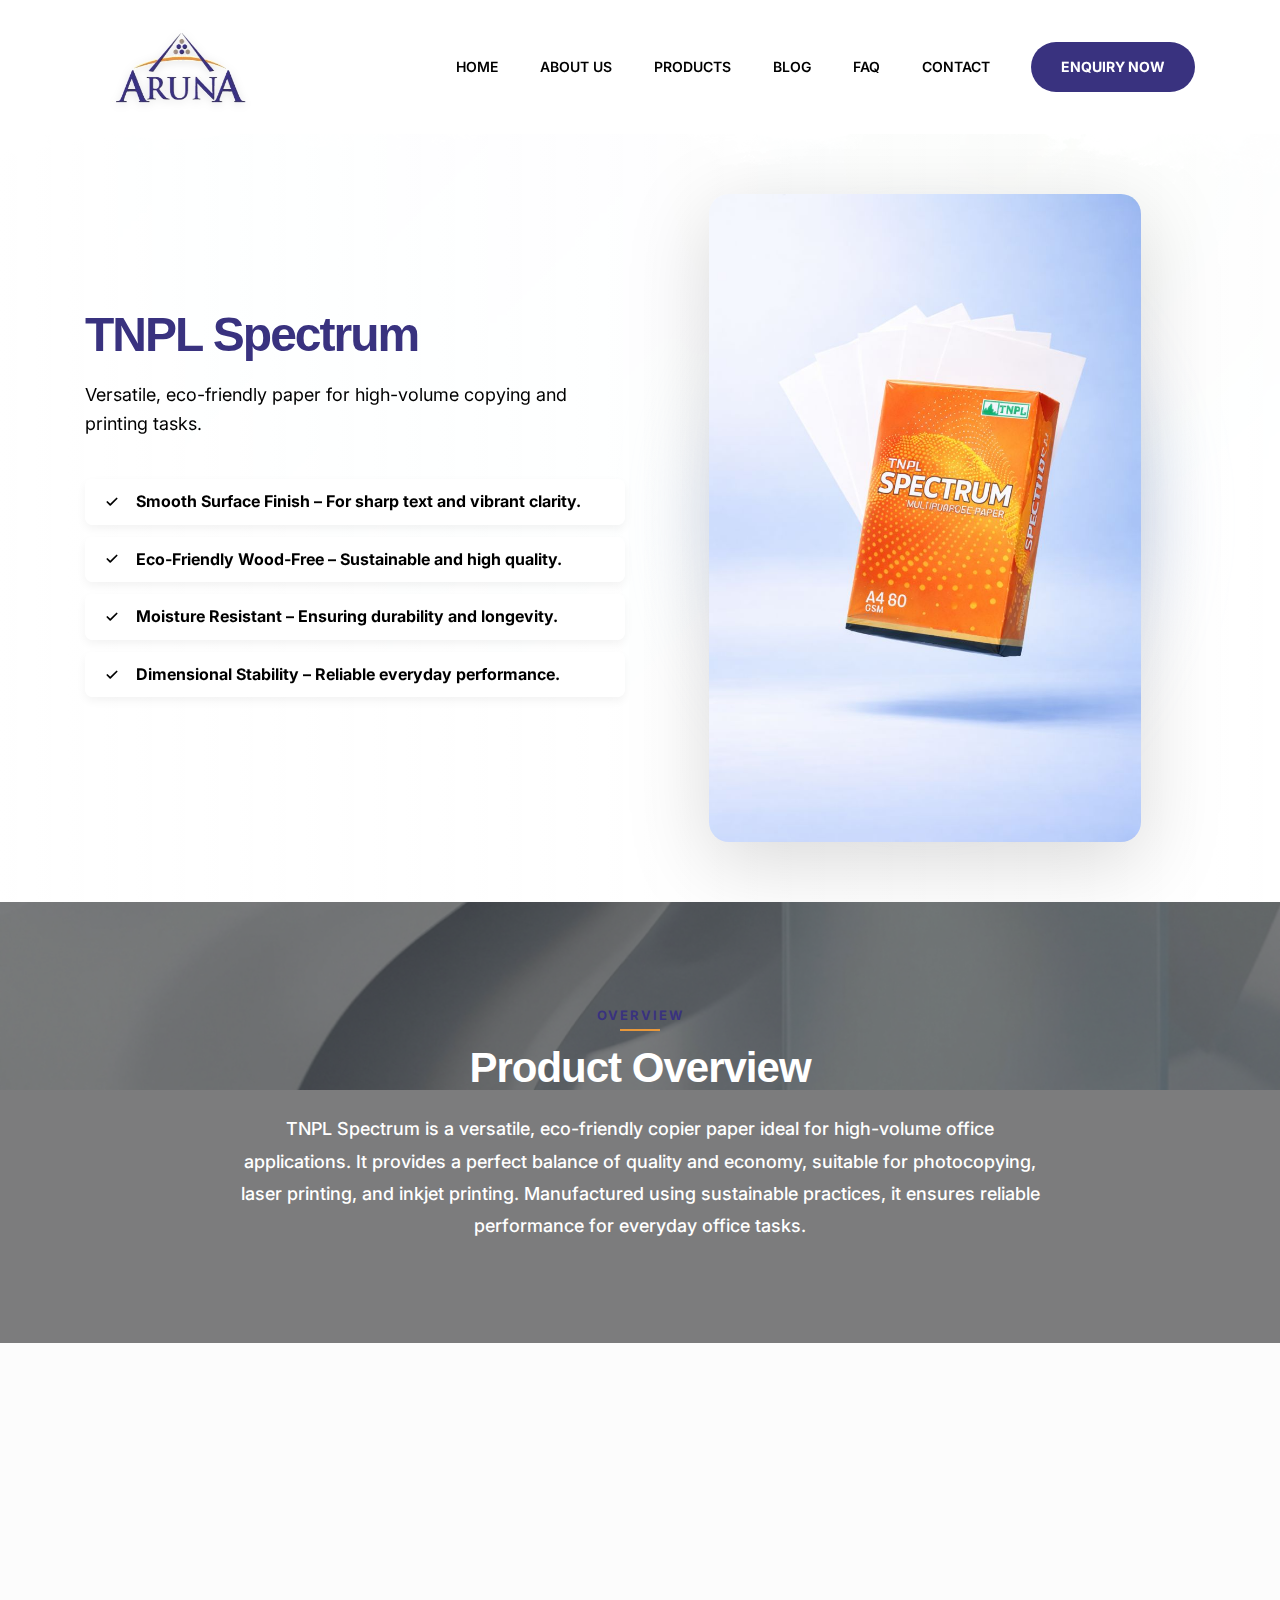
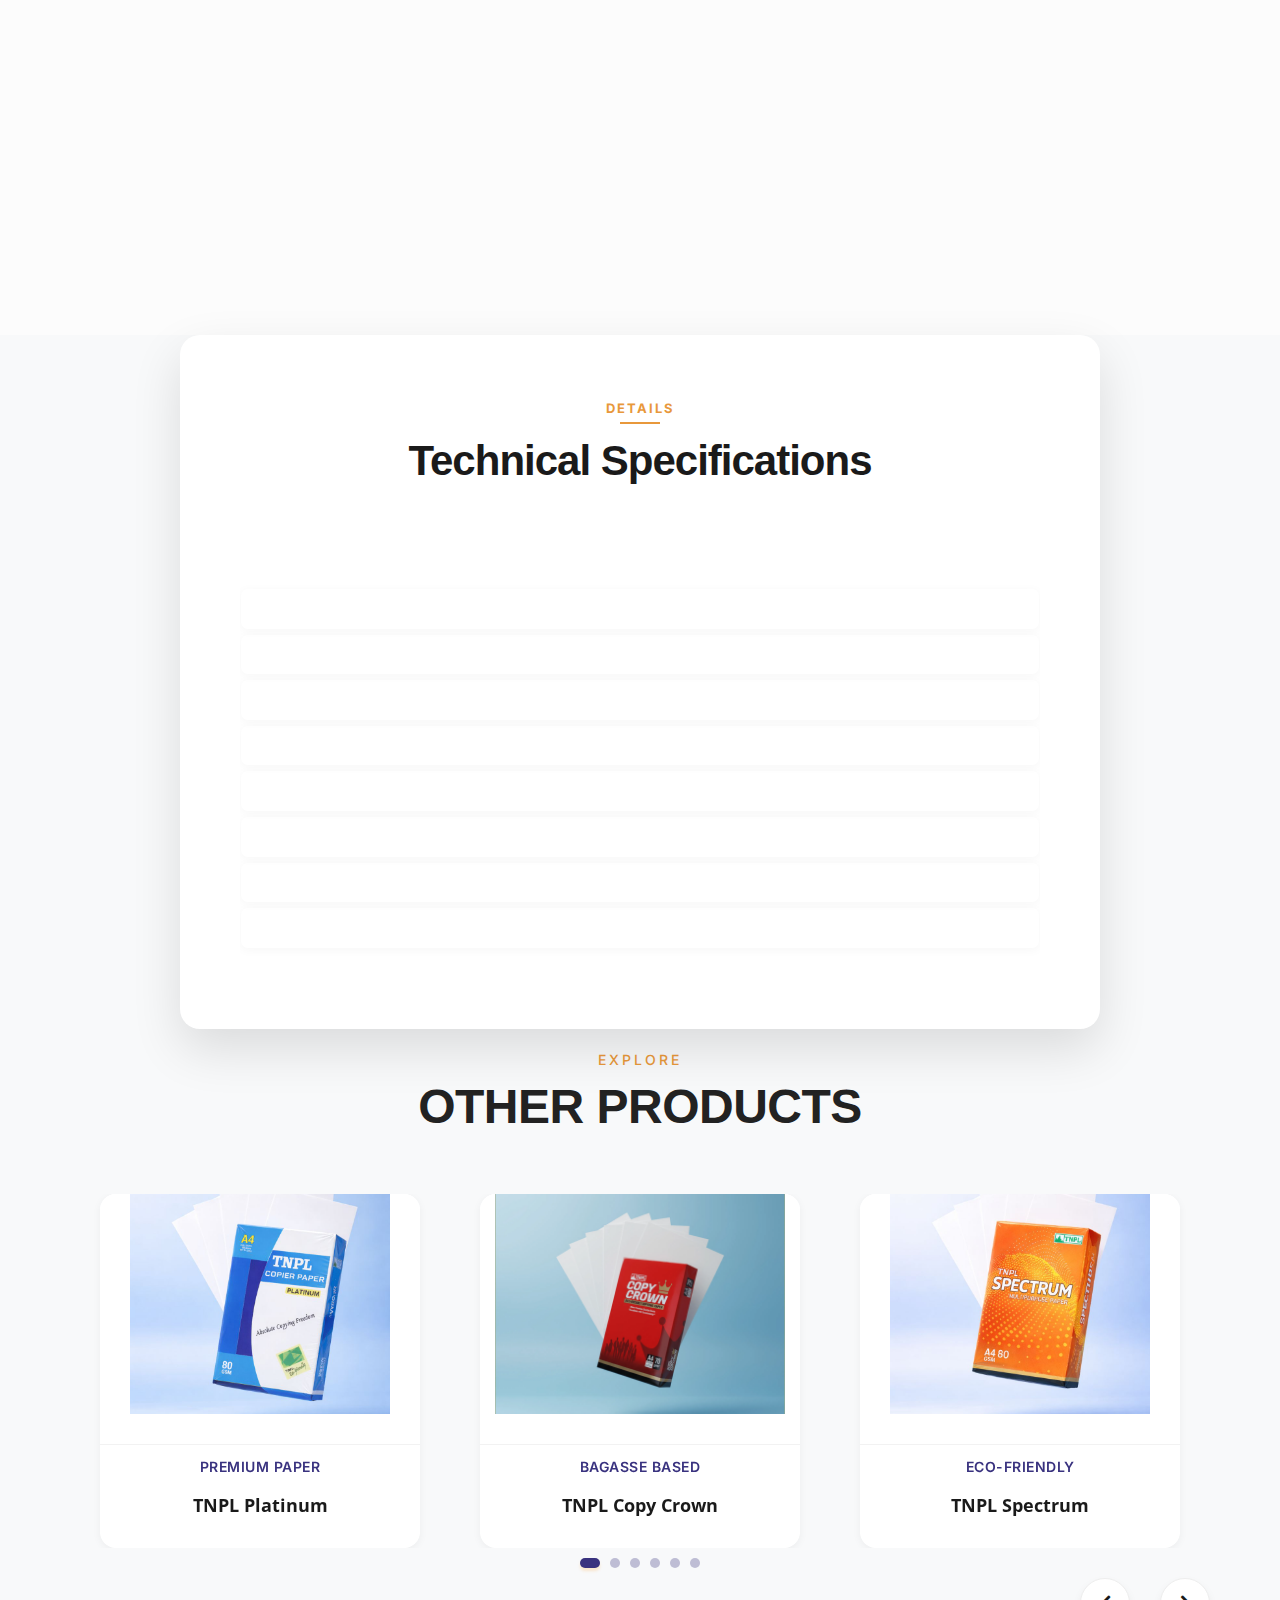
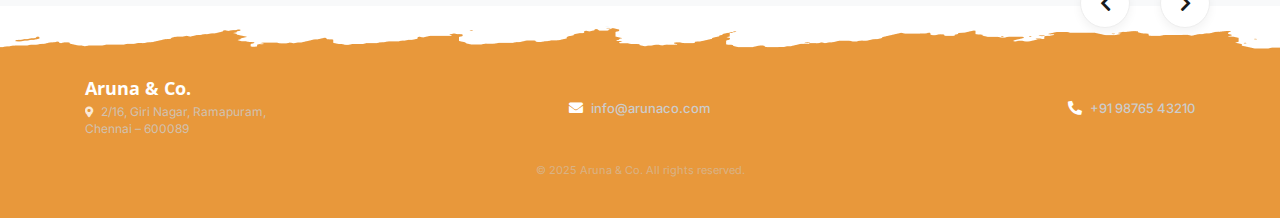
<file: product-tnpl-spectrum.html>
<!doctype html>
<html class="no-js" lang="en">

<head>
    <meta charset="utf-8">
    <meta http-equiv="x-ua-compatible" content="ie=edge">
    <title>TNPL Spectrum - Aruna & Co.</title>
    <meta name="description" content="TNPL Spectrum - High-quality eco-friendly copier paper.">
    <meta name="viewport" content="width=device-width, initial-scale=1">

    <link rel="shortcut icon" type="image/x-icon" href="">

    <!-- Google Fonts -->
    <link rel="preconnect" href="https://fonts.googleapis.com">
    <link rel="preconnect" href="https://fonts.gstatic.com" crossorigin>
    <link
        href="https://fonts.googleapis.com/css2?family=Cinzel:wght@400;700&family=Open+Sans:wght@400;600;700&family=Oswald:wght@400;500;600;700&family=Roboto:ital,wght@0,400;0,500;0,700;1,400;1,500&family=Rubik+Stencil+One&display=swap"
        rel="stylesheet">
    <!-- Inter Font for Product Details -->
    <link href="https://fonts.googleapis.com/css2?family=Inter:wght@400;500;600;700&display=swap" rel="stylesheet">


    <!-- CSS here -->
    <link rel="stylesheet" href="assets/css/bootstrap.min.css">
    <link rel="stylesheet" href="assets/css/animate.min.css">
    <link rel="stylesheet" href="assets/css/magnific-popup.css">
    <link rel="stylesheet" href="assets/css/fontawesome-all.min.css">
    <link rel="stylesheet" href="assets/css/flaticon.css">
    <link rel="stylesheet" href="assets/css/jquery-ui.css">
    <link rel="stylesheet" href="assets/css/odometer.css">
    <link rel="stylesheet" href="assets/css/slick.css">
    <link rel="stylesheet" href="assets/css/default.css">
    <link rel="stylesheet" href="assets/css/style.css">
    <link rel="stylesheet" href="assets/css/responsive.css">

    <style>
        :root {
            --primary-color: #39327f;
            --primary-dark: #2d2673;
            --accent-color: #e8983b;
            --text-dark: #1a1a1a;
            --text-gray: #000000;
            --light-bg: #f8f9fa;
            --white: #ffffff;
            --shadow-sm: 0 2px 8px rgba(0, 0, 0, 0.05);
            --shadow-md: 0 10px 30px rgba(0, 0, 0, 0.08);
            --shadow-lg: 0 20px 50px rgba(0, 0, 0, 0.12);
            --border-radius-lg: 16px;
            --border-radius-md: 12px;
            --transition-base: all 0.3s cubic-bezier(0.25, 0.8, 0.25, 1);
        }

        body {
            font-family: 'Inter', sans-serif;
            background-color: var(--light-bg);
            color: var(--text-dark);
            line-height: 1.6;
        }

        /* Product Card Consistency */
        .related-product-active .tg-shop-item {
            margin: 0 15px;
            background: #fff;
            border-radius: 16px;
            overflow: hidden;
            box-shadow: var(--shadow-sm);
            transition: var(--transition-base);
            height: 100%;
        }

        .related-product-active .tg-shop-item:hover {
            transform: translateY(-5px);
            box-shadow: var(--shadow-md);
        }

        .related-product-active .tg-shop-thumb {
            position: relative;
            height: 220px;
            background: #fff;
            padding: 15px;
            display: flex;
            align-items: center;
            justify-content: center;
            overflow: hidden;
        }

        .related-product-active .tg-shop-thumb img {
            max-height: 100%;
            max-width: 100%;
            object-fit: contain;
            transition: transform 0.3s ease;
            border-radius: 15px;
        }

        .related-product-active .tg-shop-thumb:hover img {
            transform: scale(1.05);
        }

        .related-product-active .tg-shop-content {
            padding: 15px;
            text-align: center;
            border-top: 1px solid rgba(0, 0, 0, 0.05);
        }

        .related-product-active .tg-shop-cat a {
            color: var(--primary-color);
            font-size: 14px;
            font-weight: 600;
            text-transform: uppercase;
            letter-spacing: 0.5px;
            margin-bottom: 5px;
            display: inline-block;
        }

        .related-product-active .title a {
            color: var(--text-dark);
            font-size: 18px;
            font-weight: 700;
        }

        .related-product-active .title a:hover {
            color: var(--primary-color);
        }

        /* Slider Navigation Arrows */
        .related-product-active .slick-arrow {
            position: absolute;
            bottom: -60px;
            top: auto;
            transform: none;
            left: auto;
            right: 20px;
            width: 50px;
            height: 50px;
            background: #fff;
            border: 1px solid #eee;
            border-radius: 50%;
            color: var(--text-dark);
            font-size: 18px;
            display: flex !important;
            align-items: center;
            justify-content: center;
            z-index: 9;
            box-shadow: 0 4px 10px rgba(0, 0, 0, 0.05);
            transition: all 0.3s ease;
            cursor: pointer;
        }

        .related-product-active .slick-arrow:hover {
            background: var(--primary-color);
            color: #fff;
            border-color: var(--primary-color);
            box-shadow: 0 6px 15px rgba(0, 111, 86, 0.2);
        }

        .related-product-active .slick-prev {
            right: 80px;
            margin-left: 0;
        }

        .related-product-active .slick-next {
            right: 20px;
            margin-left: 0;
        }

        h1,
        h2 {
            font-family: 'Rubik Stencil One', sans-serif;
            margin-bottom: 0.5em;
            letter-spacing: -1px;
        }

        h3,
        h4,
        h5,
        h6 {
            font-family: 'Open Sans', sans-serif;
            margin-bottom: 0.5em;
        }

        /* Header Utility */
        .menu-nav {
            padding: 15px 0;
            transition: var(--transition-base);
        }

        .logo h3 {
            font-size: 28px;
            font-weight: 700;
            color: var(--primary-color);
            margin: 0;
            letter-spacing: -0.5px;
        }

        /* Hero Section */
        .product-hero-split {
            position: relative;
            background: linear-gradient(135deg, #f0f7f4 0%, #ffffff 100%);
            padding: 60px 0;
            overflow: hidden;
        }

        .product-hero-split::before {
            content: '';
            position: absolute;
            top: -50%;
            right: -10%;
            width: 800px;
            height: 800px;
            background: radial-gradient(circle, rgba(122, 179, 66, 0.08) 0%, rgba(255, 255, 255, 0) 70%);
            border-radius: 50%;
            pointer-events: none;
            z-index: 0;
        }

        .product-hero-split h1 {
            font-size: 72px;
            font-weight: 800;
            color: var(--primary-color);
            line-height: 1.05;
            margin-bottom: 24px;
            position: relative;
            z-index: 1;
            letter-spacing: -2px;
        }

        .product-hero-split .tagline {
            font-family: 'Inter', sans-serif;
            font-size: 20px;
            font-weight: 400;
            color: var(--text-gray);
            margin-bottom: 48px;
            max-width: 550px;
            position: relative;
            z-index: 1;
        }

        .hero-btns {
            display: flex;
            gap: 16px;
            position: relative;
            z-index: 1;
        }

        .btn-modern {
            padding: 14px 32px;
            font-weight: 600;
            font-size: 16px;
            border-radius: 50px;
            text-decoration: none;
            transition: var(--transition-base);
            display: inline-flex;
            align-items: center;
            justify-content: center;
        }

        .btn-modern-primary {
            background-color: var(--primary-color);
            color: var(--white);
            box-shadow: 0 8px 20px rgba(0, 111, 86, 0.2);
        }

        .btn-modern-primary:hover {
            background-color: var(--primary-dark);
            transform: translateY(-2px);
            box-shadow: 0 12px 25px rgba(0, 111, 86, 0.3);
            color: var(--white);
        }

        .btn-modern-outline {
            background-color: transparent;
            border: 2px solid var(--primary-color);
            color: var(--primary-color);
        }

        .btn-modern-outline:hover {
            background-color: rgba(0, 111, 86, 0.05);
            color: var(--primary-dark);
            transform: translateY(-2px);
        }

        .hero-image-wrapper {
            position: relative;
            z-index: 2;
            perspective: 1000px;
        }

        .hero-image-wrapper img {
            max-width: 90%;
            height: auto;
            filter: drop-shadow(0 30px 60px rgba(0, 0, 0, 0.15));
            transition: var(--transition-base);
            animation: float 6s ease-in-out infinite;
        }

        @keyframes float {
            0% {
                transform: translateY(0px);
            }

            50% {
                transform: translateY(-15px);
            }

            100% {
                transform: translateY(0px);
            }
        }

        /* Overview Section */
        .product-overview {
            padding: 60px 0;
            background-image: url('assets/img/bg/product_overview_process.png');
            background-attachment: fixed;
            background-position: center;
            background-repeat: no-repeat;
            background-size: cover;
            position: relative;
        }

        .product-overview::before {
            content: '';
            position: absolute;
            top: 0;
            left: 0;
            width: 100%;
            height: 100%;
            background: rgba(0, 0, 0, 0.5);
            z-index: 1;
        }

        .product-overview .container {
            position: relative;
            z-index: 2;
        }

        .product-overview .section-title,
        .product-overview .overview-text {
            color: #ffffff !important;
        }

        .section-label {
            font-family: 'Inter', sans-serif;
            font-size: 13px;
            font-weight: 700;
            color: var(--accent-color);
            text-transform: uppercase;
            letter-spacing: 2px;
            display: inline-block;
            margin-bottom: 12px;
            position: relative;
            padding-bottom: 5px;
        }

        .section-label::after {
            content: '';
            position: absolute;
            bottom: 0;
            left: 0;
            width: 40px;
            height: 2px;
            background-color: var(--accent-color);
        }

        /* Stats Card with Orange Border */
        .stats-card {
            background: #fff;
            border: 2px solid var(--accent-color);
            /* Orange Border */
            border-radius: 12px;
            padding: 50px 20px;
            text-align: center;
            box-shadow: 0 10px 30px rgba(0, 0, 0, 0.05);
            transition: all 0.4s ease;
            height: 100%;
            display: flex;
            flex-direction: column;
            justify-content: center;
            align-items: center;
        }

        .stats-card:hover {
            transform: translateY(-10px);
            box-shadow: 0 20px 40px rgba(232, 152, 59, 0.2);
            background: #fffaf4;
            /* Subtle orange tint on hover */
        }

        .stats-number {
            font-size: 56px;
            font-weight: 700;
            color: var(--primary-color);
            margin-bottom: 15px;
            line-height: 1;
            font-family: 'Oswald', sans-serif;
        }

        .stats-number span {
            font-size: 30px;
            vertical-align: super;
            margin-left: 2px;
        }

        .stats-title {
            font-size: 18px;
            color: #666;
            font-weight: 500;
            margin: 0;
        }

        .centered-label::after {
            left: 50%;
            transform: translateX(-50%);
        }

        h2.section-title {
            font-size: 42px;
            font-weight: 700;
            color: var(--text-dark);
            margin-bottom: 24px;
            letter-spacing: -1px;
        }

        .overview-text {
            font-size: 19px;
            color: var(--text-gray);
            line-height: 1.8;
            max-width: 800px;
            margin: 0 auto;
        }

        /* Features / Applications Section */
        .product-features {
            padding: 100px 0;
            background-color: var(--light-bg);
        }

        .feature-card {
            background: var(--white);
            border-radius: var(--border-radius-lg);
            padding: 30px;
            text-align: center;
            transition: var(--transition-base);
            border: 1px solid rgba(0, 0, 0, 0.03);
            height: 100%;
            position: relative;
            overflow: hidden;
            z-index: 1;
        }

        .feature-card::before {
            content: '';
            position: absolute;
            top: 0;
            left: 0;
            width: 100%;
            height: 4px;
            background: var(--accent-color);
            /* Orange color */
            transform: scaleX(0);
            transition: transform 0.3s ease;
            transform-origin: left;
        }

        .feature-card:hover {
            transform: translateY(-10px);
            box-shadow: var(--shadow-md);
            border-color: var(--accent-color);
            /* Orange border on hover */
        }

        .feature-card:hover::before {
            transform: scaleX(1);
        }

        .icon-box {
            width: 80px;
            height: 80px;
            /* background: rgba(0, 111, 86, 0.08); Removed solid bg */
            border-radius: 20px;
            display: flex;
            align-items: center;
            justify-content: center;
            margin: 0 auto 24px;
            transition: all 0.6s cubic-bezier(0.175, 0.885, 0.32, 1.275);
            /* color: var(--primary-color); */
            position: relative;
            /* For absolute bg */
            overflow: hidden;
            /* crop blurred bg */
            box-shadow: 0 4px 10px rgba(0, 0, 0, 0.05);
        }

        .feature-card:hover .icon-box {
            background: var(--accent-color);
            /* Orange background on hover */
            color: var(--white);
            transform: rotateY(180deg);
            /* Rotate animation */
            box-shadow: 0 8px 15px rgba(0, 0, 0, 0.1);
        }

        .feature-card:hover .icon-box i {
            /* transform: rotateY(-180deg); */
            display: block;
        }

        .feature-card h4 {
            font-size: 20px;
            font-weight: 600;
            margin-bottom: 0;
            font-family: 'Inter', sans-serif;
            color: var(--text-dark);
        }

        /* Specs Section */
        .product-specs {
            padding-bottom: 60px;
            background-color: var(--light-bg);
        }

        .spec-container {
            background: var(--white);
            border-radius: 20px;
            box-shadow: var(--shadow-lg);
            padding: 60px;
            position: relative;
        }

        .spec-grid {
            display: grid;
            grid-template-columns: 1fr 1fr;
            gap: 60px;
        }

        .spec-item {
            display: flex;
            justify-content: space-between;
            align-items: center;
            padding: 18px 0;
            border-bottom: 1px solid #eee;
            transition: var(--transition-base);
        }

        .spec-item:hover {
            padding-left: 10px;
            border-color: var(--primary-color);
        }

        .spec-label {
            font-family: 'Inter', sans-serif;
            font-size: 15px;
            font-weight: 500;
            color: var(--text-gray);
        }

        .spec-value {
            font-family: 'Oswald', sans-serif;
            font-size: 20px;
            font-weight: 500;
            color: var(--text-dark);
        }

        /* Mobile Responsive */
        @media (max-width: 991px) {
            .product-hero-split h1 {
                font-size: 48px;
            }

            .hero-btns {
                flex-direction: column;
                width: 100%;
            }

            .btn-modern {
                width: 100%;
            }

            .spec-container {
                padding: 30px;
            }

            .spec-grid {
                grid-template-columns: 1fr;
                gap: 0;
            }

            .hero-image-wrapper {
                margin-top: 50px;
            }
        }

        /* Navigation Menu Color Override for Product Pages */
        .navigation li a,
        .navbar-wrap ul li a {
            color: #000000 !important;
        }
    </style>
</head>

<body>

    <!-- Scroll-top -->
    <button class="scroll-top scroll-to-target scroll-top-two" data-target="html">
        <i class="fas fa-angle-up"></i>
    </button>
    <!-- Scroll-top-end-->

    <!-- header-area -->
    <header id="home">
        <div id="header-fixed-height"></div>
        <div id="sticky-header" class="tg-menu-area menu-area">
            <div class="container">
                <div class="row">
                    <div class="col-12">
                        <div class="mobile-nav-toggler"><i class="flaticon-layout"></i></div>
                        <div class="menu-wrap">
                            <nav class="menu-nav">
                                <div class="logo">
                                    <a href="index.html">
                                        <img src="assets/img/logo/aruna_logo.png" alt="Aruna & Co."
                                            style="max-width: 200px; height: auto;">
                                    </a>
                                </div>
                                <div class="navbar-wrap main-menu d-none d-xl-flex">
                                    <ul class="navigation">
                                        <li><a href="index.html">Home</a></li>
                                        <li><a href="index.html#about">About Us</a></li>

                                        <li class="active"><a href="products.html">Products</a></li>
                                        <li><a href="blog.html">Blog</a></li>
                                        <li><a href="faq.html">FAQ</a></li>
                                        <li><a href="contact.html">Contact</a></li>
                                    </ul>
                                </div>
                                <div class="header-btn d-none d-sm-block">
                                    <a href="contact.html" class="tg-btn">Enquiry Now</a>
                                </div>
                            </nav>
                        </div>
                    </div>
                </div>
            </div>
        </div>
    </header>
    <!-- header-area-end -->

    <!-- Mobile Menu  -->
    <div class="mobile-menu">
        <nav class="menu-box">
            <div class="close-btn"><i class="fas fa-times"></i></div>
            <div class="nav-logo">
                <a href="index.html">
                    <h3 style="color: #39327f;">Aruna & Co.</h3>
                    <p style="color: #222; margin-bottom: 0;">Authorised TNPL Distributor</p>
                </a>
            </div>
            <div class="menu-outer">
                <!--Here Menu Will Come Automatically Via Javascript / Same Menu as in Header-->
            </div>
            <div class="social-links">
                <ul class="clearfix">
                    <li><a href="#"><i class="fab fa-linkedin-in"></i></a></li>
                </ul>
            </div>
        </nav>
    </div>
    <div class="menu-backdrop"></div>
    <!-- End Mobile Menu -->

    <main>

        <!-- Product Hero -->
        <section class="product-hero-split"
            style="background: linear-gradient(135deg, #f0f4f8 0%, #ffffff 100%); padding: 60px 0; position: relative;">
            <div class="product-bg-overlay"
                style="position: absolute; top:0; left:0; width:100%; height:100%; opacity: 1; background: linear-gradient(to right, rgba(255,255,255,0.95), rgba(255,255,255,0.8)); pointer-events: none;">
            </div>
            <div class="container" style="position: relative; z-index: 2;">
                <div class="row align-items-center">
                    <div class="col-lg-6">
                        <h1
                            style="font-size: 48px; font-weight: 700; color: #39327f; line-height: 1.1; margin-bottom: 20px;">
                            TNPL Spectrum</h1>
                        <p class="tagline"
                            style="font-size: 18px; color: #000000; margin-bottom: 40px; font-weight: 400;">
                            Versatile, eco-friendly paper for high-volume copying and printing tasks.</p>

                        <ul style="list-style: none; padding: 0; margin-bottom: 30px;">
                            <li
                                style="display: flex; align-items: center; margin-bottom: 12px; font-size: 16px; color: #000; background: rgba(255,255,255,0.8); padding: 10px 15px; border-radius: 8px; box-shadow: 0 4px 10px rgba(0,0,0,0.05);">
                                <span
                                    style="display: inline-flex; align-items: center; justify-content: center; width: 24px; height: 24px; background: rgba(0, 0, 0, 0); border-radius: 50%; color: #000; margin-right: 12px; flex-shrink: 0;">
                                    <svg width="14" height="14" viewBox="0 0 24 24" fill="none" stroke="currentColor"
                                        stroke-width="3" stroke-linecap="round" stroke-linejoin="round">
                                        <polyline points="20 6 9 17 4 12"></polyline>
                                    </svg>
                                </span>
                                <span><strong style="color: #000;">Smooth Surface Finish – For sharp text and vibrant
                                        clarity.</strong></span>
                            </li>
                            <li
                                style="display: flex; align-items: center; margin-bottom: 12px; font-size: 16px; color: #000; background: rgba(255,255,255,0.8); padding: 10px 15px; border-radius: 8px; box-shadow: 0 4px 10px rgba(0,0,0,0.05);">
                                <span
                                    style="display: inline-flex; align-items: center; justify-content: center; width: 24px; height: 24px; background: rgba(0, 0, 0, 0); border-radius: 50%; color: #000; margin-right: 12px; flex-shrink: 0;">
                                    <svg width="14" height="14" viewBox="0 0 24 24" fill="none" stroke="currentColor"
                                        stroke-width="3" stroke-linecap="round" stroke-linejoin="round">
                                        <polyline points="20 6 9 17 4 12"></polyline>
                                    </svg>
                                </span>
                                <span><strong style="color: #000;">Eco-Friendly Wood-Free – Sustainable and high
                                        quality.</strong></span>
                            </li>
                            <li
                                style="display: flex; align-items: center; margin-bottom: 12px; font-size: 16px; color: #000; background: rgba(255,255,255,0.8); padding: 10px 15px; border-radius: 8px; box-shadow: 0 4px 10px rgba(0,0,0,0.05);">
                                <span
                                    style="display: inline-flex; align-items: center; justify-content: center; width: 24px; height: 24px; background: rgba(0, 0, 0, 0); border-radius: 50%; color: #000; margin-right: 12px; flex-shrink: 0;">
                                    <svg width="14" height="14" viewBox="0 0 24 24" fill="none" stroke="currentColor"
                                        stroke-width="3" stroke-linecap="round" stroke-linejoin="round">
                                        <polyline points="20 6 9 17 4 12"></polyline>
                                    </svg>
                                </span>
                                <span><strong style="color: #000;">Moisture Resistant – Ensuring durability and
                                        longevity.</strong></span>
                            </li>
                            <li
                                style="display: flex; align-items: center; margin-bottom: 12px; font-size: 16px; color: #000; background: rgba(255,255,255,0.8); padding: 10px 15px; border-radius: 8px; box-shadow: 0 4px 10px rgba(0,0,0,0.05);">
                                <span
                                    style="display: inline-flex; align-items: center; justify-content: center; width: 24px; height: 24px; background: rgba(0, 0, 0, 0); border-radius: 50%; color: #000; margin-right: 12px; flex-shrink: 0;">
                                    <svg width="14" height="14" viewBox="0 0 24 24" fill="none" stroke="currentColor"
                                        stroke-width="3" stroke-linecap="round" stroke-linejoin="round">
                                        <polyline points="20 6 9 17 4 12"></polyline>
                                    </svg>
                                </span>
                                <span><strong style="color: #000;">Dimensional Stability – Reliable everyday
                                        performance.</strong></span>
                            </li>
                        </ul>


                    </div>
                    <div class="col-lg-6">
                        <div class="hero-image-wrapper" style="text-align: center; position: relative; z-index: 1;">
                            <!-- Blurred Glow Effect -->
                            <div
                                style="position: absolute; top: 50%; left: 50%; transform: translate(-50%, -50%); width: 80%; height: 80%; background-image: url('assets/img/products/tnpl_spectrum.png'); background-size: cover; background-position: center; filter: blur(40px) opacity(0.6); z-index: -1; border-radius: 50%;">
                            </div>
                            <img src="assets/img/products/tnpl_spectrum.png" alt="TNPL Spectrum Box"
                                style="max-width: 80%; height: auto; filter: drop-shadow(0 20px 40px rgba(0,0,0,0.15)); border-radius: 20px;">
                        </div>
                    </div>
                </div>
            </div>
        </section>

        <!-- Product Overview -->
        <section class="product-overview"
            style="background-image: url('assets/img/bg/product_overview_bg_v3.png'); background-size: cover; background-position: center; padding: 100px 0; color: #333;">
            <div class="container">
                <div class="row">
                    <div class="col-lg-12 text-center">
                        <span class="section-label centered-label"
                            style="color: #39327f !important; font-weight: 700; letter-spacing: 2px;">OVERVIEW</span>
                        <h2 class="section-title" style="color: #222; font-size: 42px; margin-bottom: 20px;">Product
                            Overview</h2>
                        <p class="overview-text"
                            style="color: #555; font-size: 18px; line-height: 1.8; max-width: 800px; margin: 0 auto; font-weight: 500;">
                            TNPL Spectrum is a versatile, eco-friendly copier paper ideal for high-volume office
                            applications. It provides a perfect balance of quality and economy, suitable for
                            photocopying, laser printing, and inkjet printing. Manufactured using sustainable practices,
                            it ensures reliable performance for everyday office tasks.
                        </p>
                    </div>
                </div>
            </div>
        </section>

        <!-- Product Features / Ideal For -->
        <section class="product-features" style="padding: 60px 0; background-color: #fcfcfc;">
            <div class="container">
                <div class="row mb-50">
                    <div class="col-12 wow fadeInUp" data-wow-delay=".2s">
                        <span class="section-label"
                            style="color: #39327f; font-weight: 700; text-transform: uppercase; letter-spacing: 1px; border-bottom: 2px solid #39327f; display: inline-block; margin-bottom: 10px;">Unique
                            Features</span>
                        <h2 class="feature-title" style="font-size: 36px; font-weight: 700; color: #222;">Designed for
                            Excellence</h2>
                        <p style="font-size: 16px; color: #555; max-width: 600px; line-height: 1.8;">Experience the
                            superior quality of TNPL Spectrum, engineered for versatility and sustainability in every
                            sheet.</p>
                    </div>
                </div>

                <div class="row justify-content-center">
                    <!-- Item 1 -->
                    <div class="col-lg-3 col-md-6 col-sm-6 mb-4 wow fadeInUp" data-wow-delay=".4s">
                        <div class="feature-card"
                            style="border: 1px solid #aacaf3; box-shadow: 0 5px 15px rgba(57, 50, 127, 0.1); padding: 30px 20px; border-radius: 10px; background: #fff; height: 100%; transition: all 0.3s ease;">
                            <div class="icon-box">
                                <i class="fas fa-layer-group" style="font-size: 40px; color: #39327f;"></i>
                            </div>
                            <h4 style="text-transform: uppercase; font-size: 18px; margin-top: 20px;">Smooth Finish</h4>
                            <p style="font-size: 14px; margin-top: 10px; color: #666; margin-bottom: 0;">Ensures sharp
                                text and vibrant clarity for all your documents.</p>
                        </div>
                    </div>
                    <!-- Item 2 -->
                    <div class="col-lg-3 col-md-6 col-sm-6 mb-4 wow fadeInUp" data-wow-delay=".5s">
                        <div class="feature-card"
                            style="border: 1px solid #aacaf3; box-shadow: 0 5px 15px rgba(57, 50, 127, 0.1); padding: 30px 20px; border-radius: 10px; background: #fff; height: 100%; transition: all 0.3s ease;">
                            <div class="icon-box">
                                <i class="fas fa-leaf" style="font-size: 40px; color: #39327f;"></i>
                            </div>
                            <h4 style="text-transform: uppercase; font-size: 18px; margin-top: 20px;">Eco-Friendly</h4>
                            <p style="font-size: 14px; margin-top: 10px; color: #666; margin-bottom: 0;">Produced using
                                sustainable, wood-free resources.</p>
                        </div>
                    </div>
                    <!-- Item 3 -->
                    <div class="col-lg-3 col-md-6 col-sm-6 mb-4 wow fadeInUp" data-wow-delay=".6s">
                        <div class="feature-card"
                            style="border: 1px solid #aacaf3; box-shadow: 0 5px 15px rgba(57, 50, 127, 0.1); padding: 30px 20px; border-radius: 10px; background: #fff; height: 100%; transition: all 0.3s ease;">
                            <div class="icon-box">
                                <i class="fas fa-tint-slash" style="font-size: 40px; color: #39327f;"></i>
                            </div>
                            <h4 style="text-transform: uppercase; font-size: 18px; margin-top: 20px;">Moisture Resistant
                            </h4>
                            <p style="font-size: 14px; margin-top: 10px; color: #666; margin-bottom: 0;">Enhanced
                                durability and longevity for archival storage.</p>
                        </div>
                    </div>
                    <!-- Item 4 -->
                    <div class="col-lg-3 col-md-6 col-sm-6 mb-4 wow fadeInUp" data-wow-delay=".7s">
                        <div class="feature-card"
                            style="border: 1px solid #aacaf3; box-shadow: 0 5px 15px rgba(57, 50, 127, 0.1); padding: 30px 20px; border-radius: 10px; background: #fff; height: 100%; transition: all 0.3s ease;">
                            <div class="icon-box">
                                <i class="fas fa-ruler-combined" style="font-size: 40px; color: #39327f;"></i>
                            </div>
                            <h4 style="text-transform: uppercase; font-size: 18px; margin-top: 20px;">Dimensionally
                                Stable</h4>
                            <p style="font-size: 14px; margin-top: 10px; color: #666; margin-bottom: 0;">Reliable
                                jam-free performance for high-speed printing.</p>
                        </div>
                    </div>
                </div>
            </div>
        </section>

        <!-- Specifications -->
        <section class="product-specs" style="padding-bottom: 0; margin-top: -40px; position: relative; z-index: 2;">
            <div class="container">
                <div class="row justify-content-center">
                    <div class="col-lg-10">
                        <div class="spec-container">
                            <div class="text-center mb-5">
                                <span class="section-label centered-label">Details</span>
                                <h2 class="section-title">Technical Specifications</h2>
                            </div>

                            <!-- Custom Styles for Table Animation -->
                            <style>
                                .spec-table-row {
                                    transition: all 0.3s ease;
                                    border-left: 3px solid transparent;
                                }

                                .spec-table-row:hover {
                                    background-color: rgba(232, 152, 59, 0.1) !important;
                                    transform: translateY(-3px) scale(1.01);
                                    border-left: 3px solid #e8983b;
                                    box-shadow: 0 10px 20px rgba(0, 0, 0, 0.1);
                                }

                                .spec-table-header {
                                    background: linear-gradient(45deg, #39327f, #2d2673) !important;
                                    color: #fff;
                                    box-shadow: 0 5px 15px rgba(57, 50, 127, 0.3);
                                }

                                /* Compact View Overrides */
                                .spec-table-header th {
                                    padding: 10px 15px !important;
                                }

                                .spec-table-row td {
                                    padding: 8px 15px !important;
                                }

                                .table-responsive table {
                                    border-spacing: 0 4px !important;
                                }
                            </style>

                            <div class="table-responsive wow fadeInUp" data-wow-delay=".4s">
                                <table class="table"
                                    style="width: 100%; border-collapse: separate; border-spacing: 0 10px; border: none;">
                                    <thead class="spec-table-header" style="border-radius: 8px;">
                                        <tr>
                                            <th
                                                style="padding: 20px; font-weight: 700; width: 80px; border-top-left-radius: 10px; border-bottom-left-radius: 10px; border: none;">
                                                S.No</th>
                                            <th style="padding: 20px; font-weight: 700; border: none;">Property</th>
                                            <th
                                                style="padding: 20px; font-weight: 700; border-top-right-radius: 10px; border-bottom-right-radius: 10px; border: none;">
                                                Specification</th>
                                        </tr>
                                    </thead>
                                    <tbody style="color: #000000; font-size: 16px;">
                                        <tr class="spec-table-row"
                                            style="background: #fff; box-shadow: 0 2px 10px rgba(0,0,0,0.03); border-radius: 8px;">
                                            <td
                                                style="padding: 15px 20px; border: none; border-top-left-radius: 8px; border-bottom-left-radius: 8px;">
                                                1</td>
                                            <td style="padding: 15px 20px; border: none; font-weight: 500;">Nominal GSM
                                                (g/m²)</td>
                                            <td
                                                style="padding: 15px 20px; border: none; border-top-right-radius: 8px; border-bottom-right-radius: 8px; font-weight: 600; color: #222;">
                                                70 / 75 / 80</td>
                                        </tr>
                                        <tr class="spec-table-row"
                                            style="background: #fff; box-shadow: 0 2px 10px rgba(0,0,0,0.03); border-radius: 8px;">
                                            <td
                                                style="padding: 15px 20px; border: none; border-top-left-radius: 8px; border-bottom-left-radius: 8px;">
                                                2</td>
                                            <td style="padding: 15px 20px; border: none; font-weight: 500;">Caliper
                                                (Micron)</td>
                                            <td
                                                style="padding: 15px 20px; border: none; border-top-right-radius: 8px; border-bottom-right-radius: 8px; font-weight: 600; color: #222;">
                                                100 / 102 / 105</td>
                                        </tr>
                                        <tr class="spec-table-row"
                                            style="background: #fff; box-shadow: 0 2px 10px rgba(0,0,0,0.03); border-radius: 8px;">
                                            <td
                                                style="padding: 15px 20px; border: none; border-top-left-radius: 8px; border-bottom-left-radius: 8px;">
                                                3</td>
                                            <td style="padding: 15px 20px; border: none; font-weight: 500;">Moisture %
                                            </td>
                                            <td
                                                style="padding: 15px 20px; border: none; border-top-right-radius: 8px; border-bottom-right-radius: 8px; font-weight: 600; color: #222;">
                                                6.0 ± 0.5</td>
                                        </tr>
                                        <tr class="spec-table-row"
                                            style="background: #fff; box-shadow: 0 2px 10px rgba(0,0,0,0.03); border-radius: 8px;">
                                            <td
                                                style="padding: 15px 20px; border: none; border-top-left-radius: 8px; border-bottom-left-radius: 8px;">
                                                4</td>
                                            <td style="padding: 15px 20px; border: none; font-weight: 500;">Cobb 60
                                                (g/m²) (Max)</td>
                                            <td
                                                style="padding: 15px 20px; border: none; border-top-right-radius: 8px; border-bottom-right-radius: 8px; font-weight: 600; color: #222;">
                                                30</td>
                                        </tr>
                                        <tr class="spec-table-row"
                                            style="background: #fff; box-shadow: 0 2px 10px rgba(0,0,0,0.03); border-radius: 8px;">
                                            <td
                                                style="padding: 15px 20px; border: none; border-top-left-radius: 8px; border-bottom-left-radius: 8px;">
                                                5</td>
                                            <td style="padding: 15px 20px; border: none; font-weight: 500;">Bendtsen
                                                Smoothness TS</td>
                                            <td
                                                style="padding: 15px 20px; border: none; border-top-right-radius: 8px; border-bottom-right-radius: 8px; font-weight: 600; color: #222;">
                                                150 - 250 ml/min</td>
                                        </tr>
                                        <tr class="spec-table-row"
                                            style="background: #fff; box-shadow: 0 2px 10px rgba(0,0,0,0.03); border-radius: 8px;">
                                            <td
                                                style="padding: 15px 20px; border: none; border-top-left-radius: 8px; border-bottom-left-radius: 8px;">
                                                6</td>
                                            <td style="padding: 15px 20px; border: none; font-weight: 500;">Porosity
                                                (Max)</td>
                                            <td
                                                style="padding: 15px 20px; border: none; border-top-right-radius: 8px; border-bottom-right-radius: 8px; font-weight: 600; color: #222;">
                                                650 ml/min</td>
                                        </tr>
                                        <tr class="spec-table-row"
                                            style="background: #fff; box-shadow: 0 2px 10px rgba(0,0,0,0.03); border-radius: 8px;">
                                            <td
                                                style="padding: 15px 20px; border: none; border-top-left-radius: 8px; border-bottom-left-radius: 8px;">
                                                7</td>
                                            <td style="padding: 15px 20px; border: none; font-weight: 500;">Brightness
                                                ISO % (Min)</td>
                                            <td
                                                style="padding: 15px 20px; border: none; border-top-right-radius: 8px; border-bottom-right-radius: 8px; font-weight: 600; color: #222;">
                                                88</td>
                                        </tr>
                                        <tr class="spec-table-row"
                                            style="background: #fff; box-shadow: 0 2px 10px rgba(0,0,0,0.03); border-radius: 8px;">
                                            <td
                                                style="padding: 15px 20px; border: none; border-top-left-radius: 8px; border-bottom-left-radius: 8px;">
                                                8</td>
                                            <td style="padding: 15px 20px; border: none; font-weight: 500;">Opacity %
                                            </td>
                                            <td
                                                style="padding: 15px 20px; border: none; border-top-right-radius: 8px; border-bottom-right-radius: 8px; font-weight: 600; color: #222;">
                                                94</td>
                                        </tr>
                                    </tbody>
                                </table>
                            </div>
                        </div>
                    </div>
                </div>
        </section>

        <!-- Related Products -->
        <section class="related-product-area pt-20 pb-60" style="background-color: #f8f9fa;">
            <div class="container">
                <div class="row">
                    <div class="col-lg-12">
                        <div class="tg-section-title text-center mb-60">
                            <span class="sub-title">Explore</span>
                            <h2 class="title">Other Products</h2>
                        </div>
                    </div>
                </div>
                <div class="row related-product-active">
                    <div class="col-xl-3">
                        <div class="tg-shop-item text-center">
                            <div class="tg-shop-thumb">
                                <a href="product-tnpl-platinum.html"><img src="assets/img/products/tnpl_platinum.png"
                                        alt="TNPL Platinum" style="height: 250px; object-fit: contain;"></a>
                            </div>
                            <div class="tg-shop-content">
                                <div class="tg-shop-cat">
                                    <a href="product-tnpl-platinum.html">Premium Paper</a>
                                </div>
                                <h4 class="title"><a href="product-tnpl-platinum.html">TNPL Platinum</a></h4>
                            </div>
                        </div>
                    </div>
                    <div class="col-xl-3">
                        <div class="tg-shop-item text-center">
                            <div class="tg-shop-thumb">
                                <a href="product-tnpl-copy-crown.html"><img
                                        src="assets/img/products/tnpl-copycrown.webp" alt="TNPL Copy Crown"
                                        style="height: 250px; object-fit: contain;"></a>
                            </div>
                            <div class="tg-shop-content">
                                <div class="tg-shop-cat">
                                    <a href="product-tnpl-copy-crown.html">Bagasse Based</a>
                                </div>
                                <h4 class="title"><a href="product-tnpl-copy-crown.html">TNPL Copy Crown</a></h4>
                            </div>
                        </div>
                    </div>
                    <div class="col-xl-3">
                        <div class="tg-shop-item text-center">
                            <div class="tg-shop-thumb">
                                <a href="product-tnpl-spectrum.html"><img src="assets/img/products/tnpl_spectrum.png"
                                        alt="TNPL Spectrum" style="height: 250px; object-fit: contain;"></a>
                            </div>
                            <div class="tg-shop-content">
                                <div class="tg-shop-cat">
                                    <a href="product-tnpl-spectrum.html">Eco-Friendly</a>
                                </div>
                                <h4 class="title"><a href="product-tnpl-spectrum.html">TNPL Spectrum</a></h4>
                            </div>
                        </div>
                    </div>
                    <div class="col-xl-3">
                        <div class="tg-shop-item text-center">
                            <div class="tg-shop-thumb">
                                <a href="product-tnpl-platinum.html"><img src="assets/img/products/tnpl_platinum.png"
                                        alt="TNPL Platinum" style="height: 250px; object-fit: contain;"></a>
                            </div>
                            <div class="tg-shop-content">
                                <div class="tg-shop-cat">
                                    <a href="product-tnpl-platinum.html">Premium Paper</a>
                                </div>
                                <h4 class="title"><a href="product-tnpl-platinum.html">TNPL Platinum</a></h4>
                            </div>
                        </div>
                    </div>
                    <div class="col-xl-3">
                        <div class="tg-shop-item text-center">
                            <div class="tg-shop-thumb">
                                <a href="product-tnpl-copy-crown.html"><img
                                        src="assets/img/products/tnpl-copycrown.webp" alt="TNPL Copy Crown"
                                        style="height: 250px; object-fit: contain;"></a>
                            </div>
                            <div class="tg-shop-content">
                                <div class="tg-shop-cat">
                                    <a href="product-tnpl-copy-crown.html">Bagasse Based</a>
                                </div>
                                <h4 class="title"><a href="product-tnpl-copy-crown.html">TNPL Copy Crown</a></h4>
                            </div>
                        </div>
                    </div>
                    <div class="col-xl-3">
                        <div class="tg-shop-item text-center">
                            <div class="tg-shop-thumb">
                                <a href="product-tnpl-spectrum.html"><img src="assets/img/products/tnpl_spectrum.png"
                                        alt="TNPL Spectrum" style="height: 250px; object-fit: contain;"></a>
                            </div>
                            <div class="tg-shop-content">
                                <div class="tg-shop-cat">
                                    <a href="product-tnpl-spectrum.html">Eco-Friendly</a>
                                </div>
                                <h4 class="title"><a href="product-tnpl-spectrum.html">TNPL Spectrum</a></h4>
                            </div>
                        </div>
                    </div>
                </div>
            </div>
        </section>
        <!-- Related Products-end -->

    </main>


    <!-- Footer-area -->
    <footer class="footer-area"
        style="background: #0A0A0A; color: #fff; padding: 50px 0 30px; position: relative; margin-top: 0;">
        <!-- Top Shape from Old Design -->
        <div
            style="position: absolute; left: 0; top: -22px; width: 100%; height: 53px; background-image: url('assets/img/bg/footer_bg_shape.png'); background-repeat: repeat; background-position: center; z-index: 2;">
        </div>

        <div class="container" style="position: relative; z-index: 3;">
            <div class="row align-items-center justify-content-between">
                <!-- Col 1: Location -->
                <div class="col-lg-4 col-md-12 mb-4 mb-lg-0 text-center text-lg-start">
                    <div class="footer-info">
                        <h4 style="color: #fff; margin-bottom: 5px; font-size: 18px; font-weight: 700;">Aruna & Co.</h4>
                        <p style="color: #ccc; margin-bottom: 0; font-size: 12px; line-height: 1.4; opacity: 0.8;">
                            <i class="fas fa-map-marker-alt me-2" style="color: #fff; font-size: 11px;"></i>2/16, Giri
                            Nagar, Ramapuram,<br>Chennai – 600089
                        </p>
                    </div>
                </div>

                <!-- Col 2: Email -->
                <div class="col-lg-4 col-md-12 mb-4 mb-lg-0 text-center">
                    <div class="footer-contact" style="color: #ccc; font-size: 13px; font-weight: 500;">
                        <a href="mailto:info@arunaco.com"
                            style="color: inherit; text-decoration: none; transition: color 0.3s;"
                            onmouseover="this.style.color='#fff'" onmouseout="this.style.color='inherit'">
                            <i class="fas fa-envelope me-2" style="color: #fff; font-size: 14px;"></i>info@arunaco.com
                        </a>
                    </div>
                </div>

                <!-- Col 3: Contact Number -->
                <div class="col-lg-4 col-md-12 text-center text-lg-end">
                    <div class="footer-contact" style="color: #ccc; font-size: 13px; font-weight: 500;">
                        <a href="tel:+919876543210"
                            style="color: inherit; text-decoration: none; transition: color 0.3s;"
                            onmouseover="this.style.color='#fff'" onmouseout="this.style.color='inherit'">
                            <i class="fas fa-phone-alt me-2" style="color: #fff; font-size: 14px;"></i>+91 98765
                            43210
                        </a>
                    </div>
                </div>
            </div>

            <!-- Bottom: Copyright Centered -->
            <div class="row pt-4 pb-2">
                <div class="col-12 text-center">
                    <p class="mb-0" style="color: #ccc; font-size: 11px; opacity: 0.5;">&copy; 2025 Aruna & Co. All
                        rights reserved.</p>
                </div>
            </div>
        </div>
    </footer>
    <!-- Footer-area-end -->

    <!-- JS here -->
    <script src="assets/js/vendor/jquery-3.6.0.min.js"></script>
    <script src="assets/js/bootstrap.min.js"></script>
    <script src="assets/js/isotope.pkgd.min.js"></script>
    <script src="assets/js/imagesloaded.pkgd.min.js"></script>
    <script src="assets/js/jquery.magnific-popup.min.js"></script>
    <script src="assets/js/jquery.odometer.min.js"></script>
    <script src="assets/js/slick.min.js"></script>
    <script src="assets/js/wow.min.js"></script>
    <script src="assets/js/main.js"></script>
</body>

</html>
</file>
<file: assets/css/flaticon.css>
@font-face {
    font-family: "flaticon";
    src: url("../fonts/flaticon.ttf?6c81acffbaea668c38df4286a10550b3") format("truetype"),
url("../fonts/flaticon.woff?6c81acffbaea668c38df4286a10550b3") format("woff"),
url("../fonts/flaticon.woff2?6c81acffbaea668c38df4286a10550b3") format("woff2"),
url("../fonts/flaticon.eot?6c81acffbaea668c38df4286a10550b3#iefix") format("embedded-opentype"),
url("../fonts/flaticon.svg?6c81acffbaea668c38df4286a10550b3#flaticon") format("svg");
}

i[class^="flaticon-"]:before, i[class*=" flaticon-"]:before {
    font-family: flaticon !important;
    font-style: normal;
    font-weight: normal !important;
    font-variant: normal;
    text-transform: none;
    line-height: 1;
    -webkit-font-smoothing: antialiased;
    -moz-osx-font-smoothing: grayscale;
}

i[class*="flaticon-"] {
    display: block;
    line-height: 0;
}

.flaticon-tape-measure:before {
    content: "\f101";
}
.flaticon-abs:before {
    content: "\f102";
}
.flaticon-weight:before {
    content: "\f103";
}
.flaticon-test:before {
    content: "\f104";
}
.flaticon-layout:before {
    content: "\f105";
}
.flaticon-search:before {
    content: "\f106";
}
.flaticon-shopping-cart:before {
    content: "\f107";
}
.flaticon-shopping-cart-1:before {
    content: "\f108";
}
.flaticon-left-arrow:before {
    content: "\f109";
}
.flaticon-right-arrow:before {
    content: "\f10a";
}
.flaticon-whey-protein:before {
    content: "\f10b";
}
.flaticon-whey:before {
    content: "\f10c";
}
.flaticon-vitamin:before {
    content: "\f10d";
}
.flaticon-protein-supplement:before {
    content: "\f10e";
}
.flaticon-vitamin-1:before {
    content: "\f10f";
}
.flaticon-fitness:before {
    content: "\f110";
}
.flaticon-slim-down:before {
    content: "\f111";
}
.flaticon-strong:before {
    content: "\f112";
}
.flaticon-vitamins:before {
    content: "\f113";
}
.flaticon-dumbbell:before {
    content: "\f114";
}
.flaticon-protein:before {
    content: "\f115";
}
.flaticon-whey-protein-1:before {
    content: "\f116";
}
.flaticon-whey-protein-2:before {
    content: "\f117";
}
.flaticon-whey-1:before {
    content: "\f118";
}
.flaticon-proteins:before {
    content: "\f119";
}
.flaticon-supplement:before {
    content: "\f11a";
}
.flaticon-whey-protein-3:before {
    content: "\f11b";
}
.flaticon-strong-1:before {
    content: "\f11c";
}
.flaticon-vitamins-1:before {
    content: "\f11d";
}
.flaticon-protein-1:before {
    content: "\f11e";
}
.flaticon-protein-2:before {
    content: "\f11f";
}
.flaticon-body:before {
    content: "\f120";
}
.flaticon-abs-1:before {
    content: "\f121";
}
.flaticon-view:before {
    content: "\f122";
}
.flaticon-capsule:before {
    content: "\f123";
}
.flaticon-drug:before {
    content: "\f124";
}
</file>
<file: assets/css/odometer.css>
.odometer.odometer-auto-theme, .odometer.odometer-theme-default {
  display: inline-block;
  vertical-align: middle;
  *vertical-align: auto;
  *zoom: 1;
  *display: inline;
  position: relative;
}
.odometer.odometer-auto-theme .odometer-digit, .odometer.odometer-theme-default .odometer-digit {
  display: inline-block;
  vertical-align: middle;
  *vertical-align: auto;
  *zoom: 1;
  *display: inline;
  position: relative;
}
.odometer.odometer-auto-theme .odometer-digit .odometer-digit-spacer, .odometer.odometer-theme-default .odometer-digit .odometer-digit-spacer {
  display: inline-block;
  vertical-align: middle;
  *vertical-align: auto;
  *zoom: 1;
  *display: inline;
  visibility: hidden;
}
.odometer.odometer-auto-theme .odometer-digit .odometer-digit-inner, .odometer.odometer-theme-default .odometer-digit .odometer-digit-inner {
  text-align: left;
  display: block;
  position: absolute;
  top: 0;
  left: 0;
  right: 0;
  bottom: 0;
  overflow: hidden;
}
.odometer.odometer-auto-theme .odometer-digit .odometer-ribbon, .odometer.odometer-theme-default .odometer-digit .odometer-ribbon {
  display: block;
}
.odometer.odometer-auto-theme .odometer-digit .odometer-ribbon-inner, .odometer.odometer-theme-default .odometer-digit .odometer-ribbon-inner {
  display: block;
  -webkit-backface-visibility: hidden;
  backface-visibility: hidden;
}
.odometer.odometer-auto-theme .odometer-digit .odometer-value, .odometer.odometer-theme-default .odometer-digit .odometer-value {
  display: block;
  -webkit-transform: translateZ(0);
  transform: translateZ(0);
}
.odometer.odometer-auto-theme .odometer-digit .odometer-value.odometer-last-value, .odometer.odometer-theme-default .odometer-digit .odometer-value.odometer-last-value {
  position: absolute;
}
.odometer.odometer-auto-theme.odometer-animating-up .odometer-ribbon-inner, .odometer.odometer-theme-default.odometer-animating-up .odometer-ribbon-inner {
  -webkit-transition: -webkit-transform 2s;
  -moz-transition: -moz-transform 2s;
  -ms-transition: -ms-transform 2s;
  -o-transition: -o-transform 2s;
  transition: transform 2s;
}
.odometer.odometer-auto-theme.odometer-animating-up.odometer-animating .odometer-ribbon-inner, .odometer.odometer-theme-default.odometer-animating-up.odometer-animating .odometer-ribbon-inner {
  -webkit-transform: translateY(-100%);
  -moz-transform: translateY(-100%);
  -ms-transform: translateY(-100%);
  -o-transform: translateY(-100%);
  transform: translateY(-100%);
}
.odometer.odometer-auto-theme.odometer-animating-down .odometer-ribbon-inner, .odometer.odometer-theme-default.odometer-animating-down .odometer-ribbon-inner {
  -webkit-transform: translateY(-100%);
  -moz-transform: translateY(-100%);
  -ms-transform: translateY(-100%);
  -o-transform: translateY(-100%);
  transform: translateY(-100%);
}
.odometer.odometer-auto-theme.odometer-animating-down.odometer-animating .odometer-ribbon-inner, .odometer.odometer-theme-default.odometer-animating-down.odometer-animating .odometer-ribbon-inner {
  -webkit-transition: -webkit-transform 2s;
  -moz-transition: -moz-transform 2s;
  -ms-transition: -ms-transform 2s;
  -o-transition: -o-transform 2s;
  transition: transform 2s;
  -webkit-transform: translateY(0);
  -moz-transform: translateY(0);
  -ms-transform: translateY(0);
  -o-transform: translateY(0);
  transform: translateY(0);
}
.odometer.odometer-auto-theme .odometer-value, .odometer.odometer-theme-default .odometer-value {
  text-align: center;
}
.odometer-formatting-mark {
  display: none;
}
</file>
<file: assets/css/default.css>
/* Deafult Margin & Padding */
/*-- Margin Top --*/
.mt-5 {
	margin-top: 5px;
}
.mt-10 {
	margin-top: 10px;
}
.mt-15 {
	margin-top: 15px;
}
.mt-20 {
	margin-top: 20px;
}
.mt-25 {
	margin-top: 25px;
}
.mt-30 {
	margin-top: 30px;
}
.mt-35 {
	margin-top: 35px;
}
.mt-40 {
	margin-top: 40px;
}
.mt-45 {
	margin-top: 45px;
}
.mt-50 {
	margin-top: 50px;
}
.mt-55 {
	margin-top: 55px;
}
.mt-60 {
	margin-top: 60px;
}
.mt-65 {
	margin-top: 65px;
}
.mt-70 {
	margin-top: 70px;
}
.mt-75 {
	margin-top: 75px;
}
.mt-80 {
	margin-top: 80px;
}
.mt-85 {
	margin-top: 85px;
}
.mt-90 {
	margin-top: 90px;
}
.mt-95 {
	margin-top: 95px;
}
.mt-100 {
	margin-top: 100px;
}
.mt-105 {
	margin-top: 105px;
}
.mt-110 {
	margin-top: 110px;
}
.mt-115 {
	margin-top: 115px;
}
.mt-120 {
	margin-top: 120px;
}
.mt-125 {
	margin-top: 125px;
}
.mt-130 {
	margin-top: 130px;
}
.mt-135 {
	margin-top: 135px;
}
.mt-140 {
	margin-top: 140px;
}
.mt-145 {
	margin-top: 145px;
}
.mt-150 {
	margin-top: 150px;
}
.mt-155 {
	margin-top: 155px;
}
.mt-160 {
	margin-top: 160px;
}
.mt-165 {
	margin-top: 165px;
}
.mt-170 {
	margin-top: 170px;
}
.mt-175 {
	margin-top: 175px;
}
.mt-180 {
	margin-top: 180px;
}
.mt-185 {
	margin-top: 185px;
}
.mt-190 {
	margin-top: 190px;
}
.mt-195 {
	margin-top: 195px;
}
.mt-200 {
	margin-top: 200px;
}
/*-- Margin Bottom --*/

.mb-5 {
	margin-bottom: 5px;
}
.mb-10 {
	margin-bottom: 10px;
}
.mb-15 {
	margin-bottom: 15px;
}
.mb-20 {
	margin-bottom: 20px;
}
.mb-25 {
	margin-bottom: 25px;
}
.mb-30 {
	margin-bottom: 30px;
}
.mb-35 {
	margin-bottom: 35px;
}
.mb-40 {
	margin-bottom: 40px;
}
.mb-45 {
	margin-bottom: 45px;
}
.mb-50 {
	margin-bottom: 50px;
}
.mb-55 {
	margin-bottom: 55px;
}
.mb-60 {
	margin-bottom: 60px;
}
.mb-65 {
	margin-bottom: 65px;
}
.mb-70 {
	margin-bottom: 70px;
}
.mb-75 {
	margin-bottom: 75px;
}
.mb-80 {
	margin-bottom: 80px;
}
.mb-85 {
	margin-bottom: 85px;
}
.mb-90 {
	margin-bottom: 90px;
}
.mb-95 {
	margin-bottom: 95px;
}
.mb-100 {
	margin-bottom: 100px;
}
.mb-105 {
	margin-bottom: 105px;
}
.mb-110 {
	margin-bottom: 110px;
}
.mb-115 {
	margin-bottom: 115px;
}
.mb-120 {
	margin-bottom: 120px;
}
.mb-125 {
	margin-bottom: 125px;
}
.mb-130 {
	margin-bottom: 130px;
}
.mb-135 {
	margin-bottom: 135px;
}
.mb-140 {
	margin-bottom: 140px;
}
.mb-145 {
	margin-bottom: 145px;
}
.mb-150 {
	margin-bottom: 150px;
}
.mb-155 {
	margin-bottom: 155px;
}
.mb-160 {
	margin-bottom: 160px;
}
.mb-165 {
	margin-bottom: 165px;
}
.mb-170 {
	margin-bottom: 170px;
}
.mb-175 {
	margin-bottom: 175px;
}
.mb-180 {
	margin-bottom: 180px;
}
.mb-185 {
	margin-bottom: 185px;
}
.mb-190 {
	margin-bottom: 190px;
}
.mb-195 {
	margin-bottom: 195px;
}
.mb-200 {
	margin-bottom: 200px;
}
/*-- Padding Top --*/

.pt-5 {
	padding-top: 5px;
}
.pt-10 {
	padding-top: 10px;
}
.pt-15 {
	padding-top: 15px;
}
.pt-20 {
	padding-top: 20px;
}
.pt-25 {
	padding-top: 25px;
}
.pt-30 {
	padding-top: 30px;
}
.pt-35 {
	padding-top: 35px;
}
.pt-40 {
	padding-top: 40px;
}
.pt-45 {
	padding-top: 45px;
}
.pt-50 {
	padding-top: 50px;
}
.pt-55 {
	padding-top: 55px;
}
.pt-60 {
	padding-top: 60px;
}
.pt-65 {
	padding-top: 65px;
}
.pt-70 {
	padding-top: 70px;
}
.pt-75 {
	padding-top: 75px;
}
.pt-80 {
	padding-top: 80px;
}
.pt-85 {
	padding-top: 85px;
}
.pt-90 {
	padding-top: 90px;
}
.pt-95 {
	padding-top: 95px;
}
.pt-100 {
	padding-top: 100px;
}
.pt-105 {
	padding-top: 105px;
}
.pt-110 {
	padding-top: 110px;
}
.pt-115 {
	padding-top: 115px;
}
.pt-120 {
	padding-top: 120px;
}
.pt-125 {
	padding-top: 125px;
}
.pt-130 {
	padding-top: 130px;
}
.pt-135 {
	padding-top: 135px;
}
.pt-140 {
	padding-top: 140px;
}
.pt-145 {
	padding-top: 145px;
}
.pt-150 {
	padding-top: 150px;
}
.pt-155 {
	padding-top: 155px;
}
.pt-160 {
	padding-top: 160px;
}
.pt-165 {
	padding-top: 165px;
}
.pt-170 {
	padding-top: 170px;
}
.pt-175 {
	padding-top: 175px;
}
.pt-180 {
	padding-top: 180px;
}
.pt-185 {
	padding-top: 185px;
}
.pt-190 {
	padding-top: 190px;
}
.pt-195 {
	padding-top: 195px;
}
.pt-200 {
	padding-top: 200px;
}
/*-- Padding Bottom --*/

.pb-5 {
	padding-bottom: 5px;
}
.pb-10 {
	padding-bottom: 10px;
}
.pb-15 {
	padding-bottom: 15px;
}
.pb-20 {
	padding-bottom: 20px;
}
.pb-25 {
	padding-bottom: 25px;
}
.pb-30 {
	padding-bottom: 30px;
}
.pb-35 {
	padding-bottom: 35px;
}
.pb-40 {
	padding-bottom: 40px;
}
.pb-45 {
	padding-bottom: 45px;
}
.pb-50 {
	padding-bottom: 50px;
}
.pb-55 {
	padding-bottom: 55px;
}
.pb-60 {
	padding-bottom: 60px;
}
.pb-65 {
	padding-bottom: 65px;
}
.pb-70 {
	padding-bottom: 70px;
}
.pb-75 {
	padding-bottom: 75px;
}
.pb-80 {
	padding-bottom: 80px;
}
.pb-85 {
	padding-bottom: 85px;
}
.pb-90 {
	padding-bottom: 90px;
}
.pb-95 {
	padding-bottom: 95px;
}
.pb-100 {
	padding-bottom: 100px;
}
.pb-105 {
	padding-bottom: 105px;
}
.pb-110 {
	padding-bottom: 110px;
}
.pb-115 {
	padding-bottom: 115px;
}
.pb-120 {
	padding-bottom: 120px;
}
.pb-125 {
	padding-bottom: 125px;
}
.pb-130 {
	padding-bottom: 130px;
}
.pb-135 {
	padding-bottom: 135px;
}
.pb-140 {
	padding-bottom: 140px;
}
.pb-145 {
	padding-bottom: 145px;
}
.pb-150 {
	padding-bottom: 150px;
}
.pb-155 {
	padding-bottom: 155px;
}
.pb-160 {
	padding-bottom: 160px;
}
.pb-165 {
	padding-bottom: 165px;
}
.pb-170 {
	padding-bottom: 170px;
}
.pb-175 {
	padding-bottom: 175px;
}
.pb-180 {
	padding-bottom: 180px;
}
.pb-185 {
	padding-bottom: 185px;
}
.pb-190 {
	padding-bottom: 190px;
}
.pb-195 {
	padding-bottom: 195px;
}
.pb-200 {
	padding-bottom: 200px;
}



/*-- Padding Left --*/
.pl-0 {
	padding-left: 0px;
}
.pl-5 {
	padding-left: 5px;
}
.pl-10 {
	padding-left: 10px;
}
.pl-15 {
	padding-left: 15px;
}
.pl-20{
	padding-left: 20px;
}
.pl-25 {
	padding-left: 35px;
}
.pl-30 {
	padding-left: 30px;
}
.pl-35 {
	padding-left: 35px;
}

.pl-35 {
	padding-left: 35px;
}

.pl-40 {
	padding-left: 40px;
}

.pl-45 {
	padding-left: 45px;
}

.pl-50 {
	padding-left: 50px;
}

.pl-55 {
	padding-left: 55px;
}

.pl-60 {
	padding-left: 60px;
}
.pl-65 {
	padding-left: 65px;
}
.pl-70 {
	padding-left: 70px;
}
.pl-75 {
	padding-left: 75px;
}
.pl-80 {
	padding-left: 80px;
}
.pl-85 {
	padding-left: 80px;
}
.pl-90 {
	padding-left: 90px;
}
.pl-95 {
	padding-left: 95px;
}
.pl-100 {
	padding-left: 100px;
}


/*-- Padding Right --*/
.pr-0 {
	padding-right: 0px;
}
.pr-5 {
	padding-right: 5px;
}
.pr-10 {
	padding-right: 10px;
}
.pr-15 {
	padding-right: 15px;
}
.pr-20{
	padding-right: 20px;
}
.pr-25 {
	padding-right: 35px;
}
.pr-30 {
	padding-right: 30px;
}
.pr-35 {
	padding-right: 35px;
}

.pr-35 {
	padding-right: 35px;
}

.pr-40 {
	padding-right: 40px;
}

.pr-45 {
	padding-right: 45px;
}

.pr-50 {
	padding-right: 50px;
}

.pr-55 {
	padding-right: 55px;
}

.pr-60 {
	padding-right: 60px;
}
.pr-65 {
	padding-right: 65px;
}
.pr-70 {
	padding-right: 70px;
}
.pr-75 {
	padding-right: 75px;
}
.pr-80 {
	padding-right: 80px;
}
.pr-85 {
	padding-right: 80px;
}
.pr-90 {
	padding-right: 90px;
}
.pr-95 {
	padding-right: 95px;
}
.pr-100 {
	padding-right: 100px;
}

/* font weight */
.f-700{font-weight: 700;}
.f-600{font-weight: 600;}
.f-500{font-weight: 500;}
.f-400{font-weight: 400;}
.f-300{font-weight: 300;}

/* Background Color */

.gray-bg {
	background: var(--tg-gray-two)
;
}
.white-bg {
	background: var(--tg-white);
}
.black-bg {
	background: #222;
}
.theme-bg {
	background: #222;
}
.primary-bg {
	background: #222;
}
/* Color */

.white-color {
	color: var(--tg-white);
}
.black-color {
	color: #222;
}
.theme-color {
	color: #222;
}
.primary-color {
	color: #222;
}
/* black overlay */

[data-overlay] {
	position: relative;
}
[data-overlay]::before {
	background: #000 none repeat scroll 0 0;
	content: "";
	height: 100%;
	left: 0;
	position: absolute;
	top: 0;
	width: 100%;
	z-index: 1;
}
[data-overlay="3"]::before {
	opacity: 0.3;
}
[data-overlay="4"]::before {
	opacity: 0.4;
}
[data-overlay="5"]::before {
	opacity: 0.5;
}
[data-overlay="6"]::before {
	opacity: 0.6;
}
[data-overlay="7"]::before {
	opacity: 0.7;
}
[data-overlay="8"]::before {
	opacity: 0.8;
}
[data-overlay="9"]::before {
	opacity: 0.9;
}
</file>
<file: assets/css/style.css>
/*
  Theme Name: Suxnix - Health Supplement Landing Page
  Support: themegenix@gmail.com
  Description: Suxnix - Health Supplement Landing Page.
  Version: 1.0
*/

/* CSS Index
-----------------------------------

1. Theme default css
2. Header
3. Mobile-menu
4. Search
5. Breadcrumb
6. Banner
7. Brand
8. Features
9. Features Products
10. Shop
11. Video
12. Fun Fact
13. Ingredients
14. Formula
15. Pricing
16. Testimonial
17. Blog
18. Pagination
19. FAQ
20. Contact
21. Footer
22. Preloader

*/



/* 1. Theme default css */

/*=============================
	1. Variable CSS
===============================*/
:root {
	--tg-body-font-family: 'Cinzel', serif;
	--tg-heading-font-family: 'Cinzel', serif;
	--tg-primary-color: #39327f;
	--tg-secondary-color: #e8983b;
	--tg-body-font-color: #777777;
	--tg-heading-font-color: #222222;
	--tg-paragraph-color: #777777;
	--tg-body-font-size: 16px;
	--tg-body-font-weight: 400;
	--tg-heading-font-weight: 500;
	--tg-body-line-height: 1.6;
	--tg-heading-line-height: 1.2;
	--tg-dark: #000000;
	--tg-dark-two: #2A2A2A;
	--tg-blue: #0d6efd;
	--tg-indigo: #6610f2;
	--tg-purple: #6f42c1;
	--tg-pink: #d63384;
	--tg-red: #dc3545;
	--tg-orange: #fd7e14;
	--tg-yellow: #FAA432;
	--tg-green: #198754;
	--tg-teal: #20c997;
	--tg-cyan: #0dcaf0;
	--tg-white: #fff;
	--tg-gray: #ddd;
	--tg-gray-two: #F5F5F5;
	;
}

body {
	font-family: var(--tg-body-font-family);
	font-weight: var(--tg-body-font-weight);
	font-size: var(--tg-body-font-size);
	line-height: var(--tg-body-line-height);
	color: var(--tg-body-font-color);
	font-style: normal;
}

img,
.img {
	max-width: 100%;
	transition: all 0.3s ease-out 0s;
}

.f-left {
	float: left
}

.f-right {
	float: right
}

.fix {
	overflow: hidden
}

a,
button {
	-webkit-transition: all 0.3s ease-out 0s;
	-moz-transition: all 0.3s ease-out 0s;
	-ms-transition: all 0.3s ease-out 0s;
	-o-transition: all 0.3s ease-out 0s;
	transition: all 0.3s ease-out 0s;
	text-decoration: none;
}

a:focus,
.btn:focus,
button:focus {
	text-decoration: none;
	outline: none;
	box-shadow: none;
}

a:hover,
.portfolio-cat a:hover,
.footer -menu li a:hover {
	color: var(--tg-primary-color);
	text-decoration: none;
}

a,
button {
	color: var(--tg-primary-color);
	outline: medium none;
	text-decoration: none;
}

.btn:focus,
button:focus,
input:focus,
textarea:focus,
a:focus,
.tg-btn:focus,
.btn:active,
button:active,
a:active,
.tg-btn:active {
	outline: none !important;
	box-shadow: none !important;
	border: none !important;
	-webkit-tap-highlight-color: transparent;
}

.tg-btn,
.btn {
	border: none !important;
}

.uppercase {
	text-transform: uppercase;
}

.capitalize {
	text-transform: capitalize;
}

h1,
h2 {
	font-family: var(--tg-heading-font-family);
	color: var(--tg-heading-font-color);
	margin-top: 0px;
	margin-bottom: .7rem;
	font-style: normal;
	line-height: var(--tg-heading-line-height);
	font-weight: 500;
	text-transform: none;
	letter-spacing: -2px;
}

h3,
h4,
h5,
h6 {
	font-family: var(--tg-heading-font-family);
	color: var(--tg-heading-font-color);
	margin-top: 0px;
	margin-bottom: .7rem;
	font-style: normal;
	line-height: var(--tg-heading-line-height);
	font-weight: 500;
	text-transform: none;
}

h1 a,
h2 a,
h3 a,
h4 a,
h5 a,
h6 a {
	color: inherit;
}

h1 {
	font-size: 40px;
}

h2 {
	font-size: 35px;
}

h3 {
	font-size: 28px;
}

h4 {
	font-size: 22px;
}

h5 {
	font-size: 18px;
}

h6 {
	font-size: 16px;
}

.taro-heading-style {
	font-family: var(--tg-heading-font-family);
	font-weight: 700;
	letter-spacing: -0.5px;
}

.list-wrap {
	margin: 0px;
	padding: 0px;
}

.list-wrap li {
	list-style: none
}

p {
	font-size: 16px;
	font-weight: 400;
	line-height: 1.6;
	color: var(--tg-body-font-color);
	margin-bottom: 15px;
}

hr {
	border-bottom: 1px solid var(--tg-body-font-color);
	border-top: 0 none;
	margin: 30px 0;
	padding: 0;
}

label {
	color: var(--tg-body-font-color);
	cursor: pointer;
	font-size: 16px;
	font-weight: 400;
}

*::-moz-selection {
	background: #d6b161;
	color: var(--tg-white);
	text-shadow: none;
}

::-moz-selection {
	background: var(--tg-body-font-color);
	color: var(--tg-white);
	text-shadow: none;
}

::selection {
	background: var(--tg-body-font-color);
	color: var(--tg-white);
	text-shadow: none;
}

*::-moz-placeholder {
	color: var(--tg-body-font-color);
	font-size: 16px;
	opacity: 1;
}

*::placeholder {
	color: var(--tg-body-font-color);
	font-size: 16px;
	opacity: 1;
}

.theme-overlay {
	position: relative
}

.theme-overlay::before {
	background: var(--tg-primary-color) none repeat scroll 0 0;
	content: "";
	height: 100%;
	left: 0;
	opacity: 0.6;
	position: absolute;
	top: 0;
	width: 100%;
}

.separator {
	border-top: 1px solid #f2f2f2
}

.nav-link:focus {
	color: inherit;
}

/* Bootstrap 5 */
.container {
	padding-left: 15px;
	padding-right: 15px;
}

.row {
	--bs-gutter-x: 30px;
}

.row.g-0 {
	--bs-gutter-x: 0;
}

.gutter-y-30 {
	--bs-gutter-y: 30px;
}

:root {
	scroll-behavior: auto;
}

/* button style */
.btn {
	user-select: none;
	-moz-user-select: none;
	background: var(--tg-secondary-color) none repeat scroll 0 0;
	border: medium none;
	border-radius: 50px;
	color: var(--tg-white);
	cursor: pointer;
	display: inline-block;
	font-size: 16px;
	font-weight: 700;
	letter-spacing: 0;
	line-height: 1.4;
	margin-bottom: 0;
	padding: 19px 50px;
	text-align: center;
	text-transform: capitalize;
	touch-action: manipulation;
	transition: all 0.3s ease 0s;
	vertical-align: middle;
	white-space: nowrap;
	position: relative;
	overflow: hidden;
	z-index: 1;
}

.btn::before {
	content: "";
	position: absolute;
	-webkit-transition-duration: 800ms;
	transition-duration: 800ms;
	width: 200%;
	height: 200%;
	top: 110%;
	left: 50%;
	background: var(--tg-primary-color);
	-webkit-transform: translateX(-50%);
	transform: translateX(-50%);
	border-radius: 50%;
	z-index: -1;
	display: none;
}

.btn:hover {
	color: var(--tg-white);
	background-color: var(--tg-secondary-color);
	outline: none !important;
	box-shadow: none !important;
	border-color: transparent !important;
}

.btn-two {
	background: var(--tg-primary-color) none repeat scroll 0 0;
}

.btn-two::before {
	background: var(--tg-secondary-color);
}

.btn:hover:before {
	top: -40%;
}

.breadcrumb>.active {
	color: var(--tg-primary-color);
}

/* scrollUp */
.scroll-top {
	width: 50px;
	height: 50px;
	line-height: 50px;
	position: fixed;
	bottom: -10%;
	right: 30px;
	font-size: 16px;
	border-radius: 50%;
	z-index: 99;
	color: var(--tg-white);
	text-align: center;
	cursor: pointer;
	background: var(--tg-secondary-color);
	transition: 1s ease;
	border: none;
	opacity: 0;
}

.scroll-top.open {
	bottom: 30px;
	opacity: 1;
}

.scroll-top::after {
	position: absolute;
	z-index: -1;
	content: '';
	top: 100%;
	left: 5%;
	height: 10px;
	width: 90%;
	opacity: 1;
	background: radial-gradient(ellipse at center, rgba(0, 0, 0, 0.25) 0%, rgba(0, 0, 0, 0) 80%);
}

.scroll-top:hover {
	background-color: var(--tg-heading-font-color);
	opacity: 1;
}


/* 2. Header */
.custom-container {
	max-width: 1650px;
}

.transparent-header {
	position: absolute;
	left: 0;
	top: 0;
	width: 100%;
	z-index: 9;
	height: auto;
}

.menu-area {
	padding: 10px 0;
}

.menu-nav {
	display: flex;
	align-items: center;
	flex-wrap: wrap;
	justify-content: flex-start;
}

.logo img {
	max-width: 160px;
}

.navbar-wrap {
	display: flex;
	flex-grow: 1;
}

.navbar-wrap ul {
	display: flex;
	flex-direction: row;
	flex-wrap: wrap;
	margin: 0 auto 0;
	padding: 0;
}

.navbar-wrap ul li {
	list-style: none;
	display: block;
	position: relative;
}

.navbar-wrap ul li a {
	font-size: 16px;
	font-weight: 600;
	text-transform: none;
	color: var(--tg-body-font-color);
	padding: 20px 30px;
	display: block;
	line-height: 1;
	position: relative;
	-webkit-transition: all 0.3s ease-out 0s;
	-moz-transition: all 0.3s ease-out 0s;
	-ms-transition: all 0.3s ease-out 0s;
	-o-transition: all 0.3s ease-out 0s;
	transition: all 0.3s ease-out 0s;
	text-decoration: none;
	z-index: 1;
}

.main-menu .navigation li.menu-item-has-children .dropdown-btn {
	display: none;
}

.navbar-wrap ul li .sub-menu {
	position: absolute;
	left: 0;
	right: 0;
	top: 100%;
	min-width: 230px;
	border: 1px solid var(--tg-gray-two);
	background: var(--tg-white);
	margin: 0;
	transform: scale(1, 0);
	transform-origin: 0 0;
	-webkit-transition: all 0.3s ease-in-out;
	-moz-transition: all 0.3s ease-in-out;
	-ms-transition: all 0.3s ease-in-out;
	-o-transition: all 0.3s ease-in-out;
	transition: all 0.3s ease-in-out;
	-webkit-box-shadow: 0px 30px 70px 0px rgba(137, 139, 142, 0.15);
	-moz-box-shadow: 0px 30px 70px 0px rgba(137, 139, 142, 0.15);
	box-shadow: 0px 30px 70px 0px rgba(137, 139, 142, 0.15);
	border-radius: 0;
	padding: 18px 0;
	display: block;
	visibility: hidden;
	opacity: 0;
	z-index: 9;
}

.navbar-wrap ul li .sub-menu .sub-menu {
	right: auto;
	left: 100%;
	top: 0;
}

.navbar-wrap ul li .sub-menu li {
	margin-left: 0;
	text-align: left;
	display: block;
}

.navbar-wrap ul li .sub-menu li a {
	padding: 9px 15px 9px 25px;
	line-height: 1.4;
	color: var(--tg-body-font-color);
	text-transform: capitalize;
	-webkit-transition: all 0.3s ease-in-out;
	-moz-transition: all 0.3s ease-in-out;
	-ms-transition: all 0.3s ease-in-out;
	-o-transition: all 0.3s ease-in-out;
	transition: all 0.3s ease-in-out;
}

.navbar-wrap ul li:hover>.sub-menu {
	opacity: 1;
	visibility: visible;
	transform: scale(1);
}

.header-action>ul {
	display: flex;
	align-items: center;
	margin: 0;
	padding: 0;
}

.header-action>ul li {
	position: relative;
	list-style: none;
	margin-left: 40px;
}

.header-action>ul>li:first-child {
	margin-left: 0;
}

.header-action>ul>li.header-shop-cart>a {
	padding-right: 10px;
}

.header-action>ul>li>a {
	display: block;
	color: var(--tg-heading-font-color);
	font-size: 28px;
}

.header-action>ul>li:hover>a {
	color: var(--tg-secondary-color);
}

.header-shop-cart a.cart-count span.mini-cart-count {
	position: absolute;
	right: 0px;
	top: -2px;
	width: 20px;
	height: 20px;
	text-align: center;
	border-radius: 50%;
	font-size: 12px;
	font-weight: 700;
	line-height: 20px;
	background-color: var(--tg-primary-color);
	color: var(--tg-white);
	box-shadow: 0px 5px 12.09px 0.91px rgba(71, 51, 127, 0.14);
}

.header-action>ul li.offCanvas-btn a {
	display: flex;
	align-items: center;
	justify-content: center;
	width: 60px;
	height: 60px;
	text-align: center;
	background: var(--tg-secondary-color);
	color: var(--tg-white) !important;
	border-radius: 50%;
	font-size: 25px;
}

.transparent-header .navbar-wrap ul li a {
	color: #dcdcdc;
}

.transparent-header.light-bg-header .navbar-wrap ul li a {
	color: #e8983b;
}

.transparent-header .header-action>ul>li>a {
	color: var(--tg-white);
}

.transparent-header .logo .secondary-logo {
	display: none;
}

.transparent-header.sticky-menu .logo .secondary-logo {
	display: block;
}

.transparent-header.sticky-menu .logo .main-logo {
	display: none;
}

.transparent-header.sticky-menu .navbar-wrap ul li a {
	color: var(--tg-body-font-color);
}

.transparent-header.sticky-menu .header-action>ul>li>a {
	color: var(--tg-heading-font-color);
}

.sticky-menu {
	position: fixed;
	left: 0;
	margin: auto;
	top: 0;
	width: 100%;
	z-index: 99;
	background: var(--tg-white);
	-webkit-animation: 1000ms ease-in-out 0s normal none 1 running fadeInDown;
	animation: 1000ms ease-in-out 0s normal none 1 running fadeInDown;
	-webkit-box-shadow: 0 10px 15px rgba(25, 25, 25, 0.1);
	box-shadow: 0 10px 15px rgba(25, 25, 25, 0.1);
	border-radius: 0;
	padding: 0 0;
}

.header-fixed-position {
	display: block;
	height: 100px;
}

.navbar-wrap ul li .sub-menu li.active>a,
.navbar-wrap ul li .sub-menu li:hover>a,
.transparent-header .navbar-wrap ul li.active>a,
.transparent-header .navbar-wrap ul li:hover>a,
.navbar-wrap>ul>li.active>a,
.navbar-wrap>ul>li:hover>a {
	color: var(--tg-primary-color);
}


/* Mini Cart Style */
.header-shop-cart .header-mini-cart {
	background: var(--tg-white);
	opacity: 0 !important;
	padding: 25px;
	position: absolute;
	right: -15px;
	top: 60px;
	transition: all 0.5s ease 0s;
	width: 350px;
	z-index: 9;
	box-shadow: 0px 12px 24px 0px rgba(120, 120, 120, 0.3);
	visibility: hidden;
	transform: translateY(10px);
}

.header-shop-cart .header-mini-cart::before {
	position: absolute;
	content: '';
	left: 0px;
	top: -30px;
	width: 100%;
	height: 45px;
	display: block;
}

.header-shop-cart:hover .header-mini-cart {
	opacity: 1 !important;
	visibility: visible;
	transform: translateY(0px);
	z-index: 9;
}

.header-shop-cart .woocommerce-mini-cart__empty-message {
	margin-bottom: 0;
}

.header-shop-cart .header-mini-cart .woocommerce-mini-cart>li {
	margin-bottom: 20px;
	margin-left: 0;
	padding: 0;
}

.header-shop-cart .woocommerce-mini-cart .checkout-link {
	margin-top: 35px;
}

.header-mini-cart ul li.woocommerce-mini-cart-item .remove.remove_from_cart_button {
	display: block;
	font-weight: 700;
	order: 2;
	flex: 0 0 1em;
	background: #f1f1f1;
	font-size: 1.5em;
	height: 1em;
	width: 1em;
	text-align: center;
	line-height: 1;
	border-radius: 100%;
	color: red !important;
	text-decoration: none;
	margin-left: auto;
	border: 0;
}

.header-mini-cart ul li.woocommerce-mini-cart-item .remove.remove_from_cart_button:hover {
	background: red;
	color: var(--tg-white) !important;
}

.header-shop-cart .woocommerce-mini-cart .mini-cart-img {
	width: 90px;
	flex: 0 0 90px;
}

.woocommerce-mini-cart .mini-cart-img img.attachment-woocommerce_thumbnail {
	width: 100%;
	margin: 0;
}

.header-shop-cart .woocommerce-mini-cart .mini-cart-content {
	padding-left: 15px;
	text-align: left;
	padding-right: 25px;
	width: 176px;
	flex: 0 0 176px;
}

.woocommerce-mini-cart .mini-cart-content .product-title {
	color: var(--tg-heading-font-color);
	font-size: 16px;
	background: none;
	font-weight: 500;
	line-height: 1.3;
	text-transform: uppercase;
}

.mini-cart-price {
	display: flex;
	align-items: center;
	font-weight: 500;
}

.woocommerce-mini-cart .mini-cart-price>span {
	color: var(--tg-primary-color);
	font-size: 16px;
	font-weight: 500;
	margin-left: 5px;
	display: block;
}

.header-shop-cart .woocommerce-mini-cart .del-icon {
	flex-grow: 1;
	margin-top: 30px;
}

.header-shop-cart .woocommerce-mini-cart .del-icon a {
	color: var(--tg-body-font-color);
}

.woocommerce-mini-cart .del-icon>a {
	font-size: 18px;
}

.total-price {
	border-top: 1px solid #c7c7c7;
	overflow: hidden;
	padding-top: 20px;
	margin-top: 25px;
}

.total-price>span {
	color: var(--tg-heading-font-color);
	font-weight: 600;
}

.header-shop-cart .header-mini-cart .checkout-link {
	margin-bottom: 0;
}

.header-shop-cart .header-mini-cart .checkout-link a {
	color: var(--tg-white);
	background: var(--tg-secondary-color);
	display: block;
	font-weight: 500;
	padding: 16px 30px;
	text-align: center;
	font-size: 14px;
	margin-bottom: 8px;
	text-transform: uppercase;
	letter-spacing: 1px;
	line-height: 1.5;
	border-radius: 0;
}

.header-shop-cart .header-mini-cart .checkout-link a:not(.checkout) {
	background: #222;
	color: var(--tg-white);
}

.header-shop-cart .header-mini-cart .checkout-link a:last-child {
	margin-bottom: 0;
}

.header-mini-cart .woocommerce-mini-cart__total {
	padding: 15px 0;
	display: flex;
	align-items: center;
	flex-wrap: wrap;
	justify-content: space-between;
	border-top: 1px solid #c7c7c7;
	margin-bottom: 0;
	color: #777;
}

.header-mini-cart .woocommerce-mini-cart__total .woocommerce-Price-amount {
	color: #777;
	font-weight: bolder;
}

/* 3. Mobile-menu */
.nav-outer .mobile-nav-toggler {
	position: relative;
	float: right;
	font-size: 40px;
	line-height: 50px;
	cursor: pointer;
	display: none;
	color: var(--tg-white);
	margin-right: 30px;
	top: 15px;
}

.nav-logo img {
	width: 160px;
}

.mobile-menu {
	position: fixed;
	right: 0;
	top: 0;
	width: 300px;
	padding-right: 30px;
	max-width: 100%;
	height: 100%;
	opacity: 0;
	visibility: hidden;
	z-index: 99;
	border-radius: 0px;
	transition: all 700ms ease;
	-moz-transition: all 700ms ease;
	-webkit-transition: all 700ms ease;
	-ms-transition: all 700ms ease;
	-o-transition: all 700ms ease;
	-webkit-transform: translateX(101%);
	-ms-transform: translateX(101%);
	transform: translateX(101%);
}

.mobile-menu .navbar-collapse {
	display: block !important;
}

.mobile-menu .nav-logo {
	position: relative;
	padding: 30px 25px;
	text-align: left;
}

.mobile-menu-visible {
	overflow: hidden;
}

.mobile-menu-visible .mobile-menu {
	opacity: 1;
	visibility: visible;
	-webkit-transform: translateX(0%);
	-ms-transform: translateX(0%);
	transform: translateX(0%);
}

.mobile-menu .navigation li.current>a:before {
	height: 100%;
}

.search-backdrop,
.menu-backdrop {
	position: fixed;
	right: 0;
	top: 0;
	width: 100%;
	height: 100%;
	z-index: 9;
	transition: all .3s linear;
	-moz-transition: all .3s linear;
	-webkit-transition: all .3s linear;
	-ms-transition: all .3s linear;
	-o-transition: all .3s linear;
	opacity: 0;
	visibility: hidden;
	background: #000;
}

.mobile-menu-visible .menu-backdrop {
	opacity: 0.65;
	visibility: visible;
}

.mobile-menu .menu-box {
	position: absolute;
	left: 0px;
	top: 0px;
	width: 100%;
	height: 100%;
	max-height: 100%;
	overflow-y: auto;
	overflow-x: hidden;
	background: var(--tg-white);
	padding: 0px 0px;
	z-index: 5;
	box-shadow: -9px 0 14px 0px rgb(0 0 0 / 6%);
}

.mobile-menu-visible .mobile-menu .menu-box {
	opacity: 1;
	visibility: visible;
}

.mobile-menu .close-btn {
	position: absolute;
	right: 15px;
	top: 28px;
	line-height: 30px;
	width: 35px;
	text-align: center;
	font-size: 20px;
	color: var(--tg-primary-color);
	cursor: pointer;
	z-index: 10;
	-webkit-transition: all 0.9s ease;
	-o-transition: all 0.9s ease;
	transition: all 0.9s ease;
}

.mobile-menu-visible .mobile-menu .close-btn {
	-webkit-transform: rotate(360deg);
	-ms-transform: rotate(360deg);
	transform: rotate(360deg);
}

.mobile-menu .navigation {
	position: relative;
	display: block;
	width: 100%;
	float: none;
	margin: 0;
	padding: 0;
}

.mobile-menu .navigation li {
	position: relative;
	list-style: none;
	display: block;
	border-top: 1px solid rgb(0 0 0 / 10%);
}

.mobile-menu .navigation:last-child {
	border-bottom: 1px solid rgb(0 0 0 / 10%);
}

.mobile-menu .navigation li>ul>li:first-child {
	border-top: 1px solid rgb(0 0 0 / 10%);
}

.mobile-menu .navigation li>a {
	position: relative;
	display: block;
	line-height: 24px;
	padding: 10px 60px 10px 25px;
	font-size: 15px;
	font-weight: 500;
	color: #222;
	text-transform: capitalize;
	-webkit-transition: all 500ms ease;
	-o-transition: all 500ms ease;
	transition: all 500ms ease;
	border: none;
}

.mobile-menu .navigation li ul {
	margin: 0;
	padding: 0;
}

.mobile-menu .navigation li ul li {
	list-style: none;
}

.mobile-menu .navigation li ul li>a {
	font-size: 15px;
	margin-left: 20px;
	text-transform: capitalize;
}

.mobile-menu .navigation li ul li ul li a {
	margin-left: 40px;
}

.mobile-menu .navigation li ul li ul li ul li a {
	margin-left: 60px;
}

.mobile-menu .navigation li>a:before {
	content: '';
	position: absolute;
	left: 0;
	top: 0;
	height: 0;
	-webkit-transition: all 500ms ease;
	-o-transition: all 500ms ease;
	transition: all 500ms ease;
}

.mobile-menu .navigation li.menu-item-has-children .dropdown-btn {
	position: absolute;
	right: 15px;
	top: 6px;
	width: 32px;
	height: 32px;
	text-align: center;
	font-size: 16px;
	line-height: 32px;
	color: #222;
	background: #efefef;
	cursor: pointer;
	border-radius: 2px;
	-webkit-transition: all 500ms ease;
	-o-transition: all 500ms ease;
	transition: all 500ms ease;
	z-index: 5;
}

.mobile-menu .navigation li.menu-item-has-children .dropdown-btn.open {
	-webkit-transform: rotate(90deg);
	-ms-transform: rotate(90deg);
	transform: rotate(90deg);
}

.mobile-menu .navigation li>ul,
.mobile-menu .navigation li>ul>li>ul {
	display: none;
}

.mobile-menu .social-links ul {
	display: flex;
	position: relative;
	text-align: center;
	padding: 30px 20px 20px;
	align-items: center;
	justify-content: center;
	flex-wrap: wrap;
}

.mobile-menu .social-links li {
	position: relative;
	display: inline-block;
	margin: 0px 6px 10px;
}

.mobile-menu .social-links li a {
	display: flex;
	align-items: center;
	justify-content: center;
	width: 40px;
	height: 40px;
	position: relative;
	line-height: 32px;
	font-size: 16px;
	color: #222;
	-webkit-transition: all 500ms ease;
	-o-transition: all 500ms ease;
	transition: all 500ms ease;
	border: 1px solid #efefef;
	border-radius: 3px;
	-webkit-border-radius: 3px;
	-moz-border-radius: 3px;
	-ms-border-radius: 3px;
	-o-border-radius: 3px;
}

.mobile-menu .social-links li a:hover {
	border-color: var(--tg-secondary-color);
	background: var(--tg-secondary-color);
	color: var(--tg-white);
}

.menu-area .mobile-nav-toggler {
	position: relative;
	float: right;
	display: none;
	align-items: center;
	justify-content: center;
	width: 60px;
	height: 60px;
	text-align: center;
	background: var(--tg-secondary-color);
	color: var(--tg-white);
	border-radius: 50%;
	font-size: 25px;
	cursor: pointer;
	margin-top: -2px;
}


/* 4. Search */
.search-popup-wrap {
	position: fixed;
	top: 0;
	left: 0;
	background: var(--tg-white);
	height: auto;
	width: 100%;
	z-index: 99;
	padding: 40px 0 50px;
	display: none;
	z-index: 999;
}

.search-form {
	position: relative;
}

.search-form input {
	width: 100%;
	border: none;
	border-bottom: 1px solid var(--tg-secondary-color);
	padding: 10px 50px 20px;
	text-align: center;
	font-weight: 500;
	font-size: 30px;
	background: transparent;
	color: #222;
}

.search-form input::placeholder {
	font-size: 30px;
	color: #222;
	opacity: .5;
}

.search-btn {
	position: absolute;
	right: 20px;
	background: transparent;
	border: 0;
	font-size: 25px;
	color: var(--tg-secondary-color);
	top: 50%;
	transform: translateY(-50%);
}

.search-close {
	position: absolute;
	top: 5%;
	right: 5%;
	font-size: 30px;
	color: var(--tg-secondary-color);
	cursor: pointer;
}

body.search-visible {
	overflow: hidden;
}

.search-backdrop {
	background: #000;
	cursor: url(../img/icons/cross-out.png), pointer;
	z-index: 99;
	visibility: hidden;
}

.search-visible .search-backdrop {
	opacity: .55;
	visibility: visible;
}

/* OffCanvas-menu */
.offCanvas-wrap {
	position: fixed;
	overflow-y: auto;
	top: 0;
	right: 0;
	width: 582px;
	padding: 35px 80px 55px;
	transform: translateX(100%);
	height: 100%;
	display: block;
	background-color: var(--tg-white);
	z-index: 1020;
	-webkit-transition: all 600ms cubic-bezier(0.785, 0.135, 0.15, 0.86);
	-moz-transition: all 600ms cubic-bezier(0.785, 0.135, 0.15, 0.86);
	transition: all 600ms cubic-bezier(0.785, 0.135, 0.15, 0.86);
	display: flex;
	flex-direction: column;
}

.offCanvas-toggle {
	width: 56px;
	height: 56px;
	flex: 0 0 56px;
	background: rgba(13, 155, 77, 0.16);
	display: flex;
	align-items: center;
	justify-content: center;
	border-radius: 50%;
	margin: 0 -40px 30px auto;
	cursor: pointer;
}

.offCanvas-toggle img {
	width: 18px;
}

.offCanvas-content {
	margin-bottom: 80px;
}

.offCanvas-content .title {
	font-size: 43px;
	line-height: 1.17;
	margin-bottom: 28px;
}

.offCanvas-content .title span {
	color: var(--tg-secondary-color);
}

.offCanvas-content p {
	margin-bottom: 0;
}

.offCanvas-body {
	display: flex;
	flex-direction: column;
	justify-content: space-between;
	flex: 1;
}

.offCanvas-wrap::-webkit-scrollbar {
	width: 0px;
}

.offCanvas-overlay {
	position: fixed;
	right: 0;
	top: 0;
	width: 100%;
	height: 100%;
	z-index: 99;
	transition: all 700ms ease;
	-moz-transition: all 700ms ease;
	-webkit-transition: all 700ms ease;
	-ms-transition: all 700ms ease;
	-o-transition: all 700ms ease;
	opacity: 0;
	visibility: hidden;
	background: #000;
}

.offcanvas-menu-visible .offCanvas-overlay {
	opacity: 0.6;
	visibility: visible;
}

.offcanvas-menu-visible .offCanvas-wrap {
	transform: translateX(0);
}

.offcanvas-contact .number {
	font-size: 30px;
	margin: 0 0 5px;
}

.offcanvas-contact .email {
	font-size: 30px;
	margin: 0 0 18px;
}

.offcanvas-contact p {
	margin: 0 0 0;
}

.offcanvas-contact .offcanvas-social {
	display: flex;
	align-items: center;
	flex-wrap: wrap;
	gap: 10px;
	margin-top: 35px;
}

.offcanvas-contact .offcanvas-social li {
	margin: 0;
}

.offcanvas-contact .offcanvas-social li a {
	display: flex;
	font-size: 14px;
	width: 40px;
	height: 40px;
	align-items: center;
	justify-content: center;
	background: rgba(13, 155, 77, 0.16);
	border-radius: 50%;
	color: #222;
}

.offcanvas-contact .offcanvas-social li a:hover {
	background: rgba(13, 155, 77, 1);
	color: var(--tg-white);
}

/* 5. Breadcrumb */
.breadcrumb-bg {
	background-image: url(../img/bg/video_bg1.png);
	background-position: center;
	background-size: cover;
	position: relative;
	padding: 120px 0 80px;
	z-index: 1;
}

.breadcrumb-bg::before {
	content: "";
	position: absolute;
	left: 0;
	top: 0;
	height: 100%;
	width: 100%;
	background: #090909;
	opacity: .85;
	z-index: -1;
	backdrop-filter: blur(4px);
	-webkit-backdrop-filter: blur(4px);
}

.breadcrumb-bg::after {
	content: "";
	position: absolute;
	left: 0;
	bottom: -10px;
	background-image: url("../img/bg/testimonial_bottom_shape.png");
	width: 100%;
	height: 36px;
	background-repeat: repeat;
	background-position: center;
	z-index: 1;
}

.breadcrumb {
	display: -webkit-box;
	display: -ms-flexbox;
	display: flex;
	-ms-flex-wrap: wrap;
	flex-wrap: wrap;
	padding: 0;
	margin-bottom: 0;
	list-style: none;
	background-color: transparent;
	border-radius: 0;
	justify-content: center;
}

.breadcrumb-content {
	position: relative;
	z-index: 4;
}

.breadcrumb-content .title {
	font-size: 60px;
	line-height: 1.2;
	color: var(--tg-white);
	letter-spacing: -1px;
	margin-bottom: 15px;
}

.breadcrumb li {
	display: block;
	font-size: 20px;
	color: var(--tg-white);
	line-height: 1.4;
}

.breadcrumb li a {
	color: var(--tg-white);
}

.breadcrumb-item+.breadcrumb-item::before {
	padding-right: 15px;
	padding-left: 15px;
	color: var(--tg-white);
	content: "|";
}

.breadcrumb-item+.breadcrumb-item {
	padding-left: 0;
}


/* 6. Banner */
.banner-area {
	padding: 41px 0 15px;
	position: relative;
}

.banner-bg {
	position: relative;
	z-index: 1;
}

.banner-bg::before {
	content: "";
	position: absolute;
	inset: 0;
	backdrop-filter: blur(5px);
	-webkit-backdrop-filter: blur(5px);
	background: rgba(255, 255, 255, 0.15);
	/* Light tint for better logo visibility */
	z-index: -1;
}

.banner-bg .container {
	position: relative;
	z-index: 2;
}

.banner-content .banner-caption {
	text-transform: uppercase;
	font-size: 15px;
	font-weight: 700;
	color: var(--tg-primary-color);
	letter-spacing: 0.095em;
	margin: 0 0 28px;
}

.banner-content .title {
	font-size: 72px;
	line-height: 1.13;
	margin: 0 0 61px;
}

.banner-content .btn {
	padding: 17px 52px;
}

.banner-images {
	position: relative;
}

.banner-images::after {
	content: "";
	position: absolute;
	left: 50%;
	transform: translateX(-50%);
	bottom: -18px;
	width: 516px;
	height: 46px;
	background: #464646;
	filter: blur(30px);
	border-radius: 99px;
	z-index: -1;
}

.banner-images .main-img {
	position: absolute;
	left: 0;
	right: 0;
	bottom: -15px;
	max-width: 550px;
	display: block;
	margin: 0 auto;
}

.banner-content {
	position: relative;
	z-index: 2;
	margin: 0 0 -31px;
}

.banner-shape {
	position: absolute;
	z-index: -1;
}

.banner-shape.one {
	left: -18px;
	top: 14%;
}

.banner-shape.two {
	right: 0;
	top: 8%;
}

.banner-shape.three {
	bottom: -15px;
	left: 40px;
}

.banner-shape.four {
	bottom: 0;
	right: 60px;
}

/* 7. Brand */
.brand-area {
	padding: 145px 0 150px;
}

.brand-title .title {
	margin: 0 0 0;
	font-size: 15px;
	padding: 0 80px;
	display: inline-flex;
	position: relative;
	text-transform: uppercase;
	font-weight: 700;
	color: var(--tg-heading-font-color);
	letter-spacing: 0.095em;
}

.brand-title .title::before,
.brand-title .title::after {
	content: "";
	position: absolute;
	left: 0;
	top: 11px;
	width: 50px;
	height: 2px;
	background: var(--tg-primary-color);
}

.brand-title .title::after {
	left: auto;
	right: 0;
}

.brand-item {
	display: flex;
	min-height: 48px;
	max-height: 48px;
	align-items: center;
	justify-content: center;
}

/* 8. Features */
.features-bg {
	background-position: center;
	background-size: cover;
	padding: 97px 0;
	position: relative;
	margin: 37px 0 44px;
}

.features-bg::before {
	content: "";
	position: absolute;
	left: 0;
	top: -41px;
	width: 100%;
	height: 41px;
	background-image: url(../img/bg/features_shape01.png);
	background-repeat: repeat-x;
	background-position: center;
}

.features-bg::after {
	content: "";
	position: absolute;
	left: 0;
	bottom: -50px;
	width: 100%;
	height: 50px;
	background-image: url(../img/bg/features_shape02.png);
	background-repeat: repeat-x;
	background-position: center;
}

.features-img {
	text-align: right;
	margin-right: -30px;
}

.features-item {
	margin: 0 0 50px;
}

.features-icon {
	font-size: 50px;
	color: #FEE431;
	position: relative;
	z-index: 1;
	margin: 0 0 27px;
}

.features-icon::after {
	content: "";
	position: absolute;
	left: 20px;
	top: 5px;
	width: 40px;
	height: 40px;
	background: #20B764;
	border-radius: 50%;
	z-index: -1;
	transition: .4s linear;
}

.features-content .title {
	font-size: 20px;
	color: var(--tg-white);
	letter-spacing: 0.02em;
	margin-bottom: 14px;
}

.features-content p {
	margin: 0 0;
	color: var(--tg-white);
}

.features-item:hover .features-icon::after {
	left: 5px;
}

.features-items-wrap .row>*:nth-last-child(-n+2) .features-item {
	margin: 0 0;
}

.features-items-wrap .row>*:nth-child(4n+1) .features-item,
.features-items-wrap .row>*:nth-child(4n+3) .features-item {
	margin-right: 50px;
}

.features-items-wrap .row>*:nth-child(4n+2) .features-item,
.features-items-wrap .row>*:nth-child(4n) .features-item {
	margin-left: 50px;
}

/* 9. Features Products */
.features-products {
	padding: 150px 0 150px;
	position: relative;
}

.features-products-wrap {
	margin-bottom: 180px;
}

.features-products-wrap:last-child {
	margin: 0 0;
}

.features-products-thumb {
	position: relative;
	text-align: center;
	margin: 0px 137px 0px 212px;
}

.features-products-thumb::before {
	content: "";
	position: absolute;
	left: 38%;
	top: 50%;
	background-image: url(../img/products/features_product_dots.png);
	width: 706px;
	height: 706px;
	z-index: -1;
	background-repeat: no-repeat;
	background-size: contain;
	transform: translate(-50%, -50%);
}

.features-products-thumb .shape-img {
	position: absolute;
	bottom: 13px;
	left: -135px;
	z-index: -1;
	transition: .35s linear;
}

.features-product-content {
	width: 81%;
}

.features-product-content .title {
	font-size: 50px;
	margin-bottom: 0;
}

.features-product-content .title::after {
	content: "";
	display: block;
	background-image: url(../img/others/title_shape.svg);
	width: 79px;
	height: 14px;
	background-repeat: no-repeat;
	margin: 18px 0 33px;
}

.features-product-quantity {
	font-size: 16px;
	text-transform: inherit;
	font-family: var(--tg-body-font-family);
	font-weight: 500;
	margin: 0 0 24px;
}

.features-product-bottom {
	display: flex;
	align-items: center;
	flex-wrap: wrap;
	margin: 55px 0 0;
}

.features-product-bottom .price {
	font-size: 28px;
	font-weight: 700;
	color: var(--tg-heading-font-color);
	font-family: var(--tg-body-font-family);
	display: block;
	margin-left: 30px;
}

.features-product-bottom .old-price {
	font-size: 20px;
	color: var(--tg-primary-color);
	margin-left: 15px;
	text-decoration: line-through;
}

.features-products-thumb .main-img {
	display: inline-block;
	position: relative;
}

.features-products-thumb .main-img::after {
	content: "";
	position: absolute;
	left: 50%;
	transform: translateX(-50%);
	bottom: 7px;
	width: 230px;
	height: 46px;
	background: #464646;
	filter: blur(30px);
	border-radius: 99px;
	z-index: -1;
}

.features-products-wrap:nth-child(even) .row {
	flex-direction: row-reverse;
}

.features-products-wrap:nth-child(even) .features-product-content {
	margin-left: auto;
}

.features-products-wrap:nth-child(even) .features-products-thumb {
	margin: 0px 200px 0px 143px;
}

.features-products-wrap:nth-child(even) .features-products-thumb .shape-img {
	bottom: 27px;
	left: auto;
	right: -91px;
}

.features-products-wrap:nth-child(even) .features-products-thumb::before {
	left: 74%;
	top: 40%;
	transform: translate(-50%, -50%);
}

.features-products-wrap .features-products-thumb:hover .shape-img {
	transform: translateX(15px);
}

.features-products-wrap:nth-child(even) .features-products-thumb:hover .shape-img {
	transform: translateX(-15px);
}

.features-products-wrap:nth-child(3n+3) .features-products-thumb {
	margin: 0px 138px 0px 168px;
}

.features-products-wrap:nth-child(3n+3) .features-products-thumb .shape-img {
	left: -122px;
}

.fp-shapes-wrap>* {
	position: absolute;
	z-index: -1;
}

.fp-shapes-wrap .fp-shape-one {
	right: 0;
	top: 230px;
}

.fp-shapes-wrap .fp-shape-two {
	left: 0;
	top: 50%;
	transform: translateY(-50%);
}

.fp-shapes-wrap .fp-shape-three {
	right: 0;
	bottom: 360px;
}

.fp-circle {
	position: absolute;
	background: #F9F9F9;
	z-index: -2;
	border-radius: 50%;
}

.fp-circle.one {
	width: 697px;
	height: 697px;
	left: -155px;
	top: -95px;
}

.fp-circle.two {
	width: 686px;
	height: 686px;
	right: -70px;
	bottom: 21%;
}

.fp-circle.three {
	width: 626px;
	height: 626px;
	left: -85px;
	bottom: -4%;
}

.fp-circle.four {
	width: 100px;
	height: 100px;
	background: #E6F5EE;
	left: 50%;
	transform: translateX(-50%);
	top: 33%;
}

.fp-circle.five {
	width: 100px;
	height: 100px;
	background: #E6F5EE;
	left: 50%;
	transform: translateX(-50%);
	bottom: 33%;
}

/* 10. Shop */
.home-shop-area {
	padding: 0 0 150px;
}

.home-shop-item {
	background: var(--tg-white);
	box-shadow: 0px 15px 26px rgba(173, 185, 202, 0.17);
	margin: 106px 0 50px;
	padding: 0 40px 40px;
}

.home-shop-thumb {
	text-align: center;
	position: relative;
	max-width: 205px;
	margin: 0 auto 45px;
	z-index: 1;
}

.home-shop-thumb>a {
	text-align: center;
	width: 100%;
	min-height: 190px;
	align-items: flex-start;
	margin: -106px auto 0;
	position: relative;
	display: inline-flex;
	justify-content: center;
}

.home-shop-thumb img {
	display: inline-block;
	height: 190px;
	object-fit: contain;
	max-width: 126px;
	object-position: top;
}

.shop-thumb-shape {
	position: absolute;
	width: 100%;
	height: 103px;
	left: 0;
	bottom: -11px;
	background: #A3D86D;
	border-radius: 50% / 100%;
	border-top-left-radius: 0;
	border-top-right-radius: 0;
	z-index: -1;
}

.shop-thumb-shape.yellow {
	background: #F0DE5A;
}

.shop-thumb-shape.purple {
	background: #996BAC;
}

.shop-thumb-shape.gray {
	background: #DEDEDD;
}

.shop-thumb-shape.blue {
	background: #25A1D0;
}

.home-shop-content .title {
	font-size: 20px;
	margin-bottom: 20px;
}

.home-shop-price {
	font-size: 20px;
	display: block;
	letter-spacing: 0.02em;
	font-family: var(--tg-body-font-family);
	font-weight: 700;
	color: #222;
	line-height: 1;
	margin: 0 0 30px;
}

.home-shop-rating {
	display: flex;
	align-items: center;
	color: var(--tg-primary-color);
	letter-spacing: 3px;
	line-height: 1;
}

.home-shop-rating .total-rating {
	font-size: 16px;
	font-weight: 500;
	letter-spacing: 0;
	color: var(--tg-body-font-color);
	margin-left: 10px;
}

.shop-content-bottom {
	display: flex;
	align-items: center;
	margin-top: 35px;
}

.shop-content-bottom .cart {
	width: 50px;
	height: 50px;
	display: flex;
	flex: 0 0 50px;
	align-items: center;
	justify-content: center;
	background: var(--tg-secondary-color);
	color: var(--tg-white);
	border-radius: 50%;
	font-size: 20px;
}

.shop-content-bottom .btn {
	padding: 15px 38px;
	font-size: 14px;
	margin-left: 15px;
	opacity: 0;
	visibility: hidden;
}

.shop-content-bottom .cart:hover {
	background: var(--tg-primary-color);
}

.home-shop-item:hover .shop-content-bottom .btn {
	opacity: 1;
	visibility: visible;
}

.home-shop-thumb .discount {
	position: absolute;
	top: 0;
	right: -40px;
	z-index: 1;
	background: #FD4B4B;
	border-radius: 3px;
	color: var(--tg-white);
	font-weight: 500;
	font-size: 12px;
	padding: 4px 11px;
	line-height: 1;
}

.related-product-active [class*="col-"],
.home-shop-active [class*="col-"] {
	padding-left: 15px;
	padding-right: 15px;
}

/* Home Shop Arrows (Side Positioning) */
.related-product-active .slick-arrow,
.home-shop-active .slick-arrow {
	position: absolute;
	top: 40%;
	transform: translateY(-50%);
	left: -50px;
	background: transparent;
	border: none;
	padding: 0 0;
	font-size: 50px;
	color: var(--tg-heading-font-color);
	z-index: 2;
	display: block;
	width: auto;
	line-height: 1;
}

.related-product-active .slick-arrow.slick-next,
.home-shop-active .slick-arrow.slick-next {
	left: auto;
	right: -50px;
}

.related-product-active .slick-arrow::before,
.home-shop-active .slick-arrow::before {
	display: none !important;
}

/* Removed legacy ::before positioning and hover rules */

.related-product-active .slick-dots,
.home-shop-active .slick-dots {
	display: flex;
	align-items: center;
	justify-content: center;
	margin: 10px 0 0;
	padding: 0 0;
}

.related-product-active .slick-dots li,
.home-shop-active .slick-dots li {
	list-style: none;
	line-height: 1;
	margin: 0 5px;
}

.related-product-active .slick-dots li button,
.home-shop-active .slick-dots li button {
	border: none;
	padding: 0;
	text-indent: -99999px;
	width: 10px;
	height: 10px;
	background: var(--tg-primary-color);
	opacity: .3;
	border-radius: 50%;
	display: block;
	line-height: 1;
}

.related-product-active .slick-dots li.slick-active button,
.home-shop-active .slick-dots li.slick-active button {
	box-shadow: 0px 3px 3px rgba(250, 164, 50, 0.22);
	border-radius: 5px;
	width: 20px;
	opacity: 1;
}


/* inner-shop */
.inner-shop-details-area,
.inner-shop-area {
	padding: 120px 0 120px;
}

.inner-shop-area .shop-top-wrap {
	border: 1px solid #f1f1f1;
	padding: 15px 22px;
	margin-bottom: 50px;
}

.inner-shop-area .shop-top-left p {
	margin-bottom: 0;
	float: unset;
}

.inner-shop-area .shop-top-right {
	display: flex;
	align-items: center;
	justify-content: flex-end;
	max-width: 185px;
	margin-left: auto;
}

.inner-shop-area .shop-top-right form select {
	border: none;
	outline: none;
	color: var(--tg-body-font-color);
	box-shadow: none;
	padding-top: 0;
	padding-bottom: 0;
}

.inner-shop-item {
	margin-bottom: 30px;
}

.inner-shop-content {
	text-align: left;
	border: 1px solid #efefef;
	padding: 25px 20px 25px;
}

.inner-shop-thumb img {
	width: 100%;
}

.inner-shop-content .inner-shop-rating li {
	font-size: 16px;
	letter-spacing: -1px;
	margin-bottom: 7px;
	color: #ffb400;
}

.inner-shop-content .title {
	font-size: 20px;
	color: #1f2029;
	margin-bottom: 0;
	white-space: nowrap;
	text-overflow: ellipsis;
	overflow: hidden;
}

.inner-shop-content .title a:hover {
	color: var(--tg-secondary-color);
}

.inner-shop-content .price-wrap {
	font-size: 16px;
	color: var(--tg-secondary-color);
	font-weight: 600;
	display: block;
	line-height: 1.3;
	margin-left: 20px;
	text-align: right;
}

.shop-sidebar .widget {
	margin-bottom: 50px;
}

.shop-sidebar .widget:last-child {
	margin-bottom: 0;
}

.shop-sidebar .widget .sidebar-title {
	font-size: 18px;
	border-bottom: 1px solid #c8c8c8;
	margin-bottom: 25px;
	padding-bottom: 20px;
	text-transform: uppercase;
}

.lp-post-thumb>a {
	display: block;
	width: 85px;
	height: 85px;
	background: #f3f3f3;
	padding: 13px;
	text-align: center;
}

.lp-post-thumb img {
	max-width: 100%;
	max-height: 100%;
}

.lp-post-list .lp-post-item li {
	display: flex;
	align-items: center;
	margin-bottom: 30px;
}

.lp-post-content {
	margin-left: 15px;
	flex-grow: 1;
}

.lp-post-content>.lp-post-rating>li {
	font-size: 10px;
	margin-bottom: 10px;
	color: #ffb400;
	letter-spacing: 1.5px;
}

.lp-post-content .title {
	font-size: 18px;
	margin-bottom: 12px;
	text-transform: uppercase;
}

.lp-post-content .title a:hover {
	color: var(--tg-primary-color);
}

.lp-post-content .price {
	font-size: 16px;
	color: var(--tg-secondary-color);
	font-weight: 600;
	display: block;
	line-height: 1;
}

.widget .Product-tag-list {
	display: flex;
	align-items: center;
	flex-wrap: wrap;
	margin-bottom: -10px;
}

.Product-tag-list li a {
	color: #222;
	font-size: 14px;
	padding: 6px 17px;
	border-radius: 0;
	display: inline-block;
	transition: 0.3s;
	margin-right: 6px;
	margin-bottom: 10px;
	background: var(--tg-gray-two);
	font-weight: 500;
}

.Product-tag-list li a:hover {
	background: var(--tg-secondary-color);
	color: var(--tg-white);
}

.shop-widget-banner img {
	max-width: 100%;
}

.widget.shop-widget-banner {
	text-align: center;
}

.inner-shop-item.home-shop-item {
	margin: 0 0 50px;
	padding: 40px 40px 40px;
}

.inner-shop-item .home-shop-thumb>a {
	margin: 0 auto 0;
}

.inner-shop-item .home-shop-thumb {
	margin: 0 auto 25px;
}

.inner-shop-item .shop-item-cat {
	display: flex;
	flex-wrap: wrap;
	margin: 0 0 9px;
	line-height: 1;
}

.inner-shop-item .shop-item-cat a {
	display: block;
	font-weight: 500;
	color: var(--tg-body-font-color);
}

.inner-shop-item .shop-item-cat a:hover {
	color: var(--tg-primary-color);
}

.inner-shop-item .home-shop-content .title {
	margin-bottom: 15px;
}

.inner-shop-item .shop-content-bottom {
	margin-top: 30px;
}

.inner-shop-item .home-shop-price {
	margin: 0 0 25px;
}

.inner-shop-item .home-shop-thumb .discount {
	top: -20px;
	right: -20px;
}

.inner-shop-details-content .title {
	font-size: 44px;
	margin-bottom: 8px;
}

/* inner-shop-details */
.inner-shop-details-content {
	padding-left: 20px;
}

.inner-shop-details-img {
	display: flex;
	align-items: center;
	justify-content: center;
}

.inner-shop-details-img img {
	max-width: 100%;
}

.inner-shop-details-img-wrap {
	margin-bottom: 15px;
	background: #f7f7f7;
}

.inner-shop-details-nav-wrap .nav-tabs .nav-link {
	border: none;
	border-top-left-radius: 0;
	border-top-right-radius: 0;
	padding: 0;
	margin-bottom: 0;
	background: #f7f7f7;
	display: flex;
	align-items: center;
	justify-content: center;
}

.inner-shop-details-nav-wrap .nav-tabs img {
	max-width: 100%;
}

.inner-shop-details-nav-wrap .nav-tabs {
	border: none;
	flex-wrap: nowrap;
	margin-left: -7px;
	margin-right: -7px;
}

.inner-shop-details-nav-wrap .nav-tabs .nav-item {
	padding-left: 7px;
	padding-right: 7px;
}

.inner-shop-details-content .product_title {
	font-size: 36px;
	margin-bottom: .3em;
	font-weight: 500;
}

.inner-shop-content-top .star-rating {
	display: none;
}

.inner-shop-details-review {
	display: flex;
	align-items: center;
}

.inner-shop-details-meta ul {
	display: flex;
	align-items: center;
	flex-wrap: wrap;
}

.inner-shop-details-meta ul li {
	font-size: 16px;
	color: var(--tg-body-font-color);
	padding-right: 15px;
	margin-right: 15px;
	position: relative;
	margin-top: 11px;
}

.inner-shop-details-meta ul li::before {
	content: "|";
	position: absolute;
	right: -2px;
	top: 50%;
	transform: translateY(-50%);
	color: #dadada;
}

.inner-shop-details-meta ul li:last-child::before {
	display: none;
}

.inner-shop-details-meta ul li a,
.inner-shop-details-meta ul li span {
	color: #696868;
	font-weight: 500;
}

.inner-shop-details-meta ul li.inner-shop-details-review .rating {
	font-size: 12px;
	letter-spacing: -1px;
	color: #ff9b26;
	margin-right: 8px;
}

.inner-shop-details-price {
	display: flex;
	align-items: center;
	margin: 18px 0 18px;
}

.inner-shop-details-price .woocommerce-Price-amount,
.inner-shop-details-price del,
.inner-shop-details-price ins {
	font-size: 26px;
	font-weight: 700;
	line-height: .9;
	margin-bottom: 0;
	color: var(--tg-heading-font-color);
}

.inner-shop-details-price del,
.inner-shop-details-price del .woocommerce-Price-amount {
	opacity: .5;
	margin-right: 10px;
	color: var(--tg-body-font-color);
}

.inner-shop-details-price del .woocommerce-Price-amount {
	margin-right: 0;
}

.inner-shop-details-price .stock-status {
	font-size: 12px;
	line-height: 1;
	margin-bottom: 0;
	font-weight: 900;
	margin-left: 15px;
	text-transform: uppercase;
	color: var(--tg-secondary-color);
}

.inner-shop-details-list {
	margin: 28px 0 32px;
}

.inner-shop-details-list ul li {
	padding-left: 22px;
	position: relative;
	font-size: 15px;
	color: var(--tg-body-font-color);
	margin-top: 5px;
	font-weight: 500;
}

.inner-shop-details-list ul li>span {
	color: #696868;
	margin-left: 5px;
	font-weight: 400;
}

.inner-shop-details-list ul li::before {
	content: "\f0a9";
	position: absolute;
	left: 0;
	top: 1.2px;
	font-family: "Font Awesome 5 Free";
	font-weight: 700;
	color: var(--tg-secondary-color);
	font-size: 14px;
}

.inner-shop-perched-info {
	display: flex;
	align-items: center;
	flex-wrap: wrap;
}

.cart-btn,
.inner-shop-perched-info>.cart-btn {
	display: inline-flex;
	align-items: center;
	border: 1px solid var(--tg-secondary-color);
	background: var(--tg-secondary-color);
	border-radius: 5px;
	font-size: 13px;
	font-weight: 600;
	color: var(--tg-white);
	padding: 12px 16px;
	min-width: 145px;
	justify-content: center;
	margin-bottom: 12px;
	margin-right: 12px;
	text-transform: uppercase;
}

.inner-shop-perched-info>.wishlist-btn {
	margin-bottom: 12px;
	height: 45px;
	width: 45px;
	text-align: center;
	line-height: 45px;
	background: var(--tg-secondary-color);
	color: var(--tg-white);
	border-radius: 5px;
}

.inner-shop-perched-info>.wishlist-btn:hover {
	background: var(--tg-primary-color);
}

.inner-shop-perched-info>.cart-btn:hover {
	background: var(--tg-primary-color);
	border-color: var(--tg-primary-color);
	color: var(--tg-white);
}

.inner-shop-details-bottom {
	margin-top: 23px;
	padding-top: 23px;
	border-top: 1px solid #ebebeb;
	font-size: 16px;
}

.inner-shop-details-bottom>span {
	display: block;
	margin-bottom: 10px;
	color: var(--tg-body-font-color);
	font-weight: 500;
	margin-right: 5px;
}

.inner-shop-details-bottom>span:last-child {
	margin-bottom: 0;
}

.inner-shop-details-bottom>span>span {
	font-weight: 500;
	margin-left: 5px;
}

.inner-shop-details-bottom span a {
	color: var(--tg-body-font-color);
	margin-left: 5px;
	border: 1px solid #ebebeb;
	font-weight: 400;
	padding: 3px 10px;
	font-size: 14px;
	margin-bottom: 8px;
	margin-right: 3px;
	border-radius: 5px;
	display: inline-block;
}

.inner-shop-details-bottom span a:hover {
	color: var(--tg-white);
	background: var(--tg-secondary-color);
	border-color: var(--tg-secondary-color);
}

.product-desc-wrap {
	padding-top: 85px;
}

.product-desc-wrap .nav-tabs {
	border-bottom: 1px solid #ebebeb;
	justify-content: flex-start;
	margin-bottom: 40px;
}

.product-desc-wrap .nav-tabs .nav-link {
	border: none;
	border-radius: 0;
	background: transparent;
	color: #696868;
	padding: 0 0 12px;
	position: relative;
	font-size: 16px;
	font-weight: 700;
}

.product-desc-wrap .nav-tabs .nav-link.active {
	color: var(--tg-heading-font-color);
}

.product-desc-wrap .nav-tabs .nav-item {
	margin: 0 55px 0 0;
}

.product-desc-wrap .nav-tabs .nav-link::after {
	content: "";
	position: absolute;
	left: 0;
	bottom: -1px;
	width: 100%;
	height: 2px;
	background: var(--tg-secondary-color);
	-webkit-transition: all 0.3s ease-out 0s;
	-moz-transition: all 0.3s ease-out 0s;
	-ms-transition: all 0.3s ease-out 0s;
	-o-transition: all 0.3s ease-out 0s;
	transition: all 0.3s ease-out 0s;
	opacity: 0;
}

.product-desc-wrap .nav-tabs .nav-item .nav-link.active::after {
	opacity: 1;
}

.product-desc-content table {
	margin-bottom: 0;
}

.product-desc-content .title {
	font-size: 22px;
	font-weight: 500;
	margin-bottom: 17px;
}

.product-desc-content p {
	font-size: 16px;
	margin-bottom: 25px;
}

.product-desc-list {
	margin-bottom: -4px;
}

.product-desc-list li {
	font-size: 16px;
	margin-bottom: 8px;
	position: relative;
	margin-left: 15px;
}

.product-desc-list li::before {
	content: "";
	position: absolute;
	left: -15px;
	height: 5px;
	width: 5px;
	background: var(--tg-heading-font-color);
	top: 9px;
	border-radius: 50%;
}

.product-desc-list li:last-child {
	margin-bottom: 0;
}

.related-products-wrap>.title {
	margin-bottom: 50px;
	font-size: 35px;
}

.product-desc-content .table-sm td,
.product-desc-content .table-sm th {
	padding: 13px 25px;
	border: 1px solid #ebebeb;
}

.product-desc-content .table-sm th {
	color: #222;
	font-size: 15px;
	font-weight: 700;
	text-transform: capitalize;
	width: 20%;
}

.product-desc-content .table-sm td {
	color: var(--tg-body-font-color);
	font-weight: 500;
	font-style: normal;
}

.reviews-comment .review-info {
	display: flex;
	align-items: flex-start;
	margin-bottom: 35px;
}

.review-img {
	margin-right: 20px;
	width: 100px;
	flex: 0 0 100px;
}

.review-img img {
	border-radius: 50%;
}

.review-rating li {
	color: #ff9b26;
	letter-spacing: -1px;
	font-size: 13px;
	margin-bottom: 7px;
}

.review-meta h6 {
	color: #222;
	font-size: 17px;
	margin-bottom: 8px;
}

.review-meta h6 span {
	color: var(--tg-body-font-color);
	font-size: 13px;
	font-weight: 400;
	margin-left: 5px;
}

.reviews-comment .review-content p {
	margin-bottom: 0;
}

.add-review .title {
	font-size: 26px;
	color: var(--tg-heading-font-color);
	margin-bottom: 25px;
	text-transform: uppercase;
}

.add-review {
	margin-top: 55px;
	padding-top: 35px;
	border-top: 1px solid #ebebeb;
}

.add-review form {
	padding: 55px 50px 60px;
	background: #f7f7f7;
}

.add-review p {
	font-size: 16px;
}

.add-review p span {
	color: var(--tg-secondary-color);
}

.add-review .from-grp {
	margin-bottom: 25px;
}

.add-review .from-grp label,
.form-rating label {
	display: block;
	text-transform: capitalize;
	font-size: 15px;
	font-weight: 500;
	color: #222;
	margin-bottom: 6px;
}

.add-review .from-grp label span {
	color: var(--tg-secondary-color);
}

.add-review .from-grp input,
.add-review .from-grp textarea {
	width: 100%;
	border: 1px solid #f4f4f4;
	padding: 15px 25px;
	display: block;
}

.add-review .checkbox-grp input {
	width: auto;
	margin-top: 0;
	margin-right: 10px;
}

.add-review .checkbox-grp label {
	margin-bottom: 0;
}

.add-review .checkbox-grp {
	display: flex;
}

.form-rating {
	margin-bottom: 25px;
	display: flex;
	align-items: center;
}

.form-rating label {
	font-size: 15px;
	text-transform: capitalize;
	margin-bottom: 0;
	margin-right: 10px;
}

.form-rating ul li {
	transition: .3s linear;
	letter-spacing: -1px;
	display: inline-block;
	font-size: 14px;
}

.form-rating ul li:hover {
	color: #ff9b26;
}

.add-review .from-grp textarea {
	height: 170px;
}

.from-btn {
	background-image: linear-gradient(to right, var(--tg-secondary-color) 0%, var(--tg-secondary-color) 50%, var(--tg-secondary-color) 100%);
}

.related-products-area {
	margin: -10px 0 0;
}

/* ******** For HTML ******* */
.shop-sidebar {
	margin-left: 20px;
}

.shop-sidebar .widget {
	margin-bottom: 50px;
}

.shop-sidebar .widget:last-child {
	margin-bottom: 0;
}

.price_filter .ui-slider.ui-slider-horizontal.ui-widget.ui-widget-content.ui-corner-all {
	background: #ebebeb none repeat scroll 0 0;
	border: medium none;
	border-radius: 0;
	height: 3px;
	margin-bottom: 20px;
	margin-left: auto;
}

.price_filter .ui-slider-range {
	background: var(--tg-secondary-color) none repeat scroll 0 0;
	border-radius: 2px;
}

.price_filter .ui-slider-handle.ui-state-default.ui-corner-all {
	height: 15px;
	width: 15px;
	top: 0;
	margin-top: -6px;
	background: var(--tg-secondary-color);
	border-radius: 50px;
	border: 1px solid var(--tg-secondary-color);
}

.price_filter .ui-slider-handle.ui-state-default.ui-corner-all:focus {
	outline: none;
	box-shadow: none;
}

.price_slider_amount {
	overflow: hidden;
	display: flex;
	align-items: center;
	padding-top: 10px;
}

.price_slider_amount>span {
	font-size: 16px;
	font-weight: 500;
	color: #1f2029;
	text-transform: capitalize;
	margin-right: 5px;
}

.price_slider_amount>input[type="text"] {
	height: 25px;
	margin-left: 0;
	text-align: left;
	width: 100px;
	border: none;
	font-size: 16px;
	color: #1f2029;
	font-weight: 500;
}

.price_slider_amount>input[type="submit"] {
	margin-left: auto;
	text-transform: uppercase;
	transition: all .3s ease-out 0s;
	cursor: pointer;
	padding: 8px 20px;
	color: var(--tg-white);
	font-size: 15px;
	text-align: center;
	background: var(--tg-secondary-color);
	font-weight: 700;
	justify-content: center;
	border-radius: 0;
}

.price_slider_amount>input[type="submit"]:hover {
	color: var(--tg-white);
	background: var(--tg-primary-color);
}

.shop-sidebar .widget .sidebar-title {
	font-size: 18px;
	border-bottom: 1px solid #c8c8c8;
	margin-bottom: 30px;
	padding-bottom: 20px;
	text-transform: uppercase;
}

.widget .categories-list li {
	position: relative;
	margin-bottom: 12px;
}

.widget .categories-list li::before {
	content: "";
	position: absolute;
	left: 0;
	top: 50%;
	transform: translateY(-50%);
	width: 6px;
	height: 6px;
	border-radius: 50%;
	background: var(--tg-secondary-color);
}

.widget .categories-list li:last-child {
	margin-bottom: 0;
}

.widget .categories-list li a {
	font-size: 14px;
	font-weight: 500;
	text-transform: uppercase;
	color: #676666;
	margin-left: 12px;
	display: flex;
}

.widget .categories-list li a i {
	margin-left: auto;
	font-size: 12px;
	transition: .3s linear;
}

.widget .categories-list li a:hover {
	color: var(--tg-secondary-color);
}

.lp-post-list .lp-post-item li {
	display: flex;
	align-items: center;
	margin-bottom: 30px;
}

.lp-post-content {
	margin-left: 15px;
}

.lp-post-content>.lp-post-rating>li {
	font-size: 12px;
	margin-bottom: 10px;
	color: #ffb400;
	letter-spacing: 1.5px;
}

.widget .Product-tag-list {
	display: flex;
	align-items: center;
	flex-wrap: wrap;
	margin-bottom: -10px;
}

.Product-tag-list li a {
	color: #282828;
	font-size: 14px;
	padding: 6px 17px;
	border-radius: 0;
	display: inline-block;
	transition: 0.3s;
	margin-right: 6px;
	margin-bottom: 10px;
	background: var(--tg-gray-two);
	font-weight: 500;
}

.Product-tag-list li a:hover {
	background: var(--tg-secondary-color);
	color: var(--tg-white);
}

.shop-widget-banner img {
	max-width: 100%;
}

.widget.shop-widget-banner {
	text-align: center;
}

.quickview-cart-plus-minus {
	width: 116px;
	flex: 0 0 116px;
	margin-right: 12px;
	margin-bottom: 12px;
}

.quickview-cart-plus-minus {
	position: relative;
}

.quickview-cart-plus-minus input {
	width: 100%;
	border: 1px solid #e1e1e1;
	border-radius: 5px;
	height: 45px;
	text-align: center;
	padding: 0 30px;
	font-size: 14px;
	color: #282828;
	font-weight: 600;
}

.quickview-cart-plus-minus .qtybutton {
	position: absolute;
	top: 0;
	left: 0;
	width: 31px;
	height: 100%;
	display: flex;
	align-items: center;
	justify-content: center;
	font-size: 14px;
	font-weight: 600;
	color: #696868;
	cursor: pointer;
	border-right: 1px solid #e1e1e1;
	user-select: none;
	-moz-user-select: none;
}

.quickview-cart-plus-minus .qtybutton.inc {
	left: auto;
	right: 0;
	border-right: none;
	border-left: 1px solid #e1e1e1;
}

.quickview-cart-plus-minus .qtybutton.dec {
	font-size: 18px;
}


/* 11. Video */
.video-bg {
	background-position: center;
	background-size: cover;
	position: relative;
	min-height: 700px;
	display: flex;
	align-items: center;
	z-index: 1;
}

.video-bg::before {
	content: "";
	position: absolute;
	left: 0;
	top: -6px;
	background-image: url(../img/bg/video_top_mask.png);
	width: 100%;
	height: 46px;
	background-repeat: repeat;
	background-position: center;
	z-index: 1;
}

.video-bg::after {
	content: "";
	position: absolute;
	left: 0;
	bottom: 0;
	background-image: url(../img/bg/video_bottom_mask.png);
	width: 100%;
	height: 36px;
	background-repeat: repeat;
	background-position: center;
	z-index: 1;
}

.video-bg-overlay {
	position: absolute;
	left: 0;
	top: 0;
	width: 100%;
	height: 100%;
	background: #090909;
	opacity: 0.8;
	z-index: -1;
}

.video-btn {
	text-align: center;
}

.video-btn a {
	width: 132px;
	height: 132px;
	display: flex;
	align-items: center;
	justify-content: center;
	margin: 0 auto;
	font-size: 24px;
	background: var(--tg-secondary-color);
	color: var(--tg-white);
	border-radius: 50%;
}

.video-btn a:hover {
	animation-play-state: paused;
}

.ripple-white {
	border-radius: 50%;
	-webkit-animation: ripple-white 1s linear infinite;
	animation: ripple-white 1s linear infinite;
	transition: .5s;
	-webkit-transition: .5s;
}

@-webkit-keyframes ripple-white {
	0% {
		-webkit-box-shadow: 0 0 0 0 rgba(13, 155, 77, 0.3), 0 0 0 10px rgba(13, 155, 77, 0.3), 0 0 0 20px rgba(13, 155, 77, 0.3);
		box-shadow: 0 0 0 0 rgba(13, 155, 77, 0.3), 0 0 0 10px rgba(13, 155, 77, 0.3), 0 0 0 20px rgba(13, 155, 77, 0.3);
	}

	100% {
		-webkit-box-shadow: 0 0 0 10px rgba(13, 155, 77, 0.3), 0 0 0 20px rgba(13, 155, 77, 0.3), 0 0 0 30px rgba(255, 255, 255, 0);
		box-shadow: 0 0 0 10px rgba(13, 155, 77, 0.3), 0 0 0 20px rgba(13, 155, 77, 0.3), 0 0 0 30px rgba(255, 255, 255, 0);
	}
}

@keyframes ripple-white {
	0% {
		-webkit-box-shadow: 0 0 0 0 rgba(13, 155, 77, 0.3), 0 0 0 10px rgba(13, 155, 77, 0.3), 0 0 0 20px rgba(13, 155, 77, 0.3);
		box-shadow: 0 0 0 0 rgba(13, 155, 77, 0.3), 0 0 0 10px rgba(13, 155, 77, 0.3), 0 0 0 20px rgba(13, 155, 77, 0.3);
	}

	100% {
		-webkit-box-shadow: 0 0 0 10px rgba(13, 155, 77, 0.3), 0 0 0 20px rgba(13, 155, 77, 0.3), 0 0 0 30px rgba(255, 255, 255, 0);
		box-shadow: 0 0 0 10px rgba(13, 155, 77, 0.3), 0 0 0 20px rgba(13, 155, 77, 0.3), 0 0 0 30px rgba(255, 255, 255, 0);
	}
}

.video-shape {
	position: absolute;
	z-index: 3;
}

.video-shape.one {
	left: 0;
	bottom: -12%;
}

.video-shape.two {
	right: 0;
	bottom: -7%;
}

/* 12. Fun Fact */
.fact-area {
	padding: 150px 0 0;
}

.fact-item {
	display: flex;
	align-items: center;
	background: var(--tg-white);
	border: 1px solid #F4F4F4;
	padding: 25px 30px;
	margin: 0 0 30px -1px;
}

.fact-item .chart {
	position: relative;
	width: 70px;
	flex: 0 0 70px;
	height: 70px;
	margin-right: 30px;
}

.fact-item .percentage {
	position: absolute;
	left: 50%;
	top: 50%;
	transform: translate(-50%, -50%);
	line-height: 1;
	letter-spacing: 0.02em;
	text-transform: uppercase;
	color: var(--tg-heading-font-color);
	font-size: 16px;
	font-weight: 600;
}

.fact-item .percentage span {
	font-size: 1em;
}

.fact-content {
	flex-grow: 1;
}

.fact-content .title {
	font-size: 20px;
	margin: 0 0 10px;
	letter-spacing: 0.02em;
}

.fact-content span {
	display: block;
	font-size: 16px;
	letter-spacing: 0.015em;
}

.fact-items-wrapper {
	position: relative;
}

.fact-items-wrapper::after {
	content: "";
	position: absolute;
	left: 50%;
	transform: translateX(-50%);
	bottom: 0;
	width: 412px;
	height: 40px;
	background: #CCCCCC;
	filter: blur(50px);
	border-radius: 10px;
	z-index: -1;
}

/* 13. Ingredients */
.ingredients-area {
	padding: 115px 0 150px;
}

.ingredients-img {
	margin-right: 80px;
	position: relative;
}

.section-title .sub-title {
	font-weight: 500;
	font-size: 15px;
	letter-spacing: 0.095em;
	text-transform: uppercase;
	color: var(--tg-primary-color);
	margin: 0 0 15px;
}

.section-title .title {
	font-size: 50px;
	letter-spacing: -0.025em;
	margin-bottom: 0;
}

.ingredients-items-wrap {
	margin: 0 0 0 25px;
}

.ingredients-item {
	margin: 0 0 55px;
}

.ingredients-thumb {
	margin: 0 0 30px;
	transform: translateY(0);
	transition: .3s linear;
}

.ingredients-thumb img {
	clip-path: polygon(50% 0, 100% 25%, 100% 75%, 50% 100%, 0 75%, 0 25%);
	display: block;
}

.ingredients-content .title {
	font-size: 20px;
	padding-left: 11px;
	margin: 0 0 15px;
	position: relative;
}

.ingredients-content .title::before {
	content: "";
	position: absolute;
	left: 0;
	top: 5px;
	width: 3px;
	height: 16px;
	background: var(--tg-primary-color);
}

.ingredients-content p {
	margin: 0 0;
}

.ingredients-items-wrap .row>*:nth-child(4n+2) .ingredients-item,
.ingredients-items-wrap .row>*:nth-child(4n) .ingredients-item {
	margin: 0 0 55px 50px;
}

.ingredients-items-wrap .row>*:nth-last-child(-n+2) .ingredients-item {
	margin-bottom: 0;
}

.ingredients-img .shape {
	position: absolute;
	left: -125px;
	bottom: 20px;
	z-index: -1;
}

.ingredients-img::after {
	content: "";
	position: absolute;
	left: 50%;
	transform: translateX(-50%);
	bottom: 5px;
	width: 350px;
	height: 27px;
	background: var(--tg-dark);
	filter: blur(30px);
	border-radius: 99px;
	z-index: -1;
}

.ingredients-item:hover .ingredients-thumb {
	transform: translateY(10px);
}

/* 14. Formula */
.formula-bg {
	padding: 145px 0 150px;
	position: relative;
	background-position: center;
	background-size: cover;
}

.formula-bg::before {
	content: "";
	position: absolute;
	left: 0px;
	top: -15px;
	background-image: url("../img/bg/formula_shape01.png");
	width: 100%;
	height: 44px;
	background-repeat: repeat;
	background-position: center;
}

.formula-bg::after {
	content: "";
	position: absolute;
	left: 0px;
	bottom: -17px;
	background-image: url("../img/bg/formula_shape02.png");
	width: 100%;
	height: 47px;
	background-repeat: repeat;
	background-position: center;
}

.formula-img {
	text-align: right;
	margin-right: -100px;
}

.white-title .title {
	color: var(--tg-white);
}

.formula-list {
	margin: 0 0 50px;
}

.formula-list li {
	font-weight: 500;
	font-size: 20px;
	color: var(--tg-white);
	letter-spacing: 0.02em;
	display: flex;
	margin: 0 0 20px;
	line-height: 1.5;
}

.formula-list li::before {
	content: "";
	display: block;
	background-image: url(../img/icons/right_arrow.svg);
	width: 20px;
	height: 20px;
	background-repeat: no-repeat;
	background-size: contain;
	background-position: center;
	flex: 0 0 20px;
	margin-right: 10px;
	margin-top: 6px;
}

.formula-list li:last-child {
	margin-bottom: 0;
}

.formula-content .btn-two:hover {
	color: var(--tg-primary-color);
}

.formula-content .btn-two::before {
	background: var(--tg-white);
}

/* 15. Pricing */
.pricing-area {
	position: relative;
	padding: 145px 0 125px;
	z-index: 3;
}

.pricing-wrap {
	padding: 0 50px;
}

.pricing__box {
	background: var(--tg-white);
	border: 2px solid var(--tg-white);
	border-radius: 10px;
	padding: 35px 45px 45px;
	transition: .3s linear;
}

.pricing__box .pricing-hade>span {
	color: #222;
	font-size: 20px;
	font-weight: 700;
	text-transform: uppercase;
	display: block;
	margin-bottom: 0;
}

.pricing__box .pricing-hade .title {
	font-size: 36px;
	margin-bottom: 5px;
	font-weight: 700;
}

.pricing__box .pricing-hade>p {
	margin-bottom: 0;
	font-size: 18px;
	font-weight: 700;
	color: #222;
	text-transform: capitalize;
}

.pricing__box .pricing-price {
	display: flex;
	align-items: center;
	justify-content: center;
	margin-bottom: 5px;
}

.pricing__box .pricing-price .price {
	font-size: 50px;
	letter-spacing: -3px;
	margin-bottom: 0;
	transition: .3s linear;
}

.pricing__box .pricing-price span {
	font-size: 17px;
	display: block;
	margin-left: 8px;
	line-height: 1.2;
	text-align: left;
	transition: .3s linear;
	text-transform: capitalize;
	font-weight: 500;
}

.pricing__box .total {
	margin-bottom: 10px;
	color: #818181;
	font-size: 20px;
}

.pricing__box .price-savings .save {
	font-size: 32px;
	margin-bottom: 10px;
	color: var(--tg-primary-color);
}

.pricing__box .price-savings>span {
	font-size: 20px;
	display: block;
	line-height: 1;
	color: var(--tg-primary-color);
	font-weight: 500;
	margin: 0 0 20px;
}

.pricing__box .pricing-btn a {
	display: block;
	background: var(--tg-primary-color);
	color: var(--tg-white);
	border: 2px solid var(--tg-primary-color);
	line-height: 1;
	font-size: 25px;
	font-weight: 700;
	text-transform: uppercase;
	padding: 10px;
	border-radius: 5px;
}

.pricing-btn a>span {
	display: block;
	line-height: 1;
	font-size: 12px;
	font-weight: 400;
	margin-top: 5px;
}

.pricing__box .pricing-btn a:hover {
	background: transparent;
	color: var(--tg-primary-color);
}

.pricing__box .bottom-img img {
	max-width: 100%;
}

.pricing-title .title {
	background: #818181;
	color: var(--tg-white);
	font-size: 18px;
	padding: 7px;
	border-radius: 5px;
	margin-bottom: 0;
	transition: .3s linear;
	text-transform: uppercase;
	letter-spacing: 1px;
}

.pricing-item:hover .pricing-price .price,
.pricing-item:hover .pricing-price>span,
.pricing-item.best-value-plan .pricing-price .price,
.pricing-item.best-value-plan .pricing-price>span {
	color: var(--tg-primary-color);
}

.pricing-item.best-value-plan .pricing__box,
.pricing-item:hover .pricing__box {
	border-color: var(--tg-primary-color);
}

.pricing-item.best-value-plan .pricing-title .title,
.pricing-item:hover .pricing-title .title {
	background: var(--tg-primary-color);
	color: var(--tg-white);
}

.pricing__box .pricing-img {
	padding: 35px 0 20px;
	margin: 0 0 15px;
}

.pricing__box .pricing-img img {
	max-height: 190px;
	max-width: 100%;
}

.pricing__box .pricing-btn.mb-15 {
	margin-bottom: 0;
	margin-top: 35px;
}

.pricing__box .bottom-img {
	display: none;
}

/* 16. Testimonial */
.testimonial-bg {
	background-position: center;
	background-size: cover;
	position: relative;
	padding: 145px 0 150px;
	z-index: 1;
}

.testimonial-bg::before {
	content: "";
	position: absolute;
	left: 0px;
	top: -10px;
	background-image: url("../img/bg/testimonial_top_shape.png");
	width: 100%;
	height: 33px;
	background-repeat: repeat;
	background-position: center;
}

.testimonial-bg::after {
	content: "";
	position: absolute;
	left: 0px;
	bottom: -9px;
	background-image: url("../img/bg/testimonial_bottom_shape.png");
	width: 100%;
	height: 37px;
	background-repeat: repeat;
	background-position: center;
}

.testimonial-overlay {
	position: absolute;
	left: 0;
	top: 0;
	width: 100%;
	height: 100%;
	background: #0A0A0A;
	opacity: 0.85;
	z-index: -1;
}

.testimonial-item {
	padding: 0 40px;
}

.testimonial-rating {
	display: block;
	line-height: 1;
	font-size: 20px;
	color: var(--tg-primary-color);
	margin: 0 0 35px;
}

.testimonial-item>p {
	font-style: normal;
	font-weight: 500;
	font-size: 20px;
	color: var(--tg-white);
	margin: 0 0;
}

.testimonial-avatar-wrap {
	margin: 40px 0 0;
}

.testi-avatar-img {
	margin: 0 0 15px;
	;
}

.testi-avatar-img img {
	max-width: 80px;
	border-radius: 50%;
	display: inline-block;
}

.testi-avatar-info .name {
	font-size: 20px;
	letter-spacing: 0.02em;
	text-transform: uppercase;
	color: var(--tg-white);
	margin: 0 0;
}

.testimonial-active .slick-arrow {
	position: absolute;
	top: calc(50% - 43px);
	transform: translateY(-50%);
	left: -150px;
	background: transparent;
	border: none;
	padding: 0 0;
	font-size: 50px;
	color: var(--tg-white);
	z-index: 2;
	display: block;
	width: auto;
	line-height: 1;
}

.testimonial-active .slick-arrow.slick-next {
	left: auto;
	right: -150px;
}

.testimonial-active .slick-arrow::before {
	content: "";
	position: absolute;
	left: -25px;
	top: 50%;
	transform: translateY(-50%);
	width: 55px;
	height: 55px;
	background: var(--tg-secondary-color);
	opacity: .3;
	border-radius: 50%;
	-webkit-transition: all 0.3s ease-out 0s;
	-moz-transition: all 0.3s ease-out 0s;
	-ms-transition: all 0.3s ease-out 0s;
	-o-transition: all 0.3s ease-out 0s;
	transition: all 0.3s ease-out 0s;
	z-index: -1;
}

.testimonial-active .slick-arrow.slick-next::before {
	left: auto;
	right: -25px;
}

.testimonial-active .slick-dots {
	display: flex;
	align-items: center;
	justify-content: center;
	margin: 60px 0 0;
	padding: 0 0;
}

.testimonial-active .slick-dots li {
	list-style: none;
	line-height: 1;
	margin: 0 5px;
}

.testimonial-active .slick-dots li button {
	border: none;
	padding: 0;
	text-indent: -99999px;
	width: 10px;
	height: 10px;
	background: var(--tg-white);
	opacity: .6;
	border-radius: 50%;
	display: block;
	line-height: 1;
}

.testimonial-active .slick-dots li.slick-active button {
	box-shadow: 0px 3px 3px rgba(250, 164, 50, 0.22);
	border-radius: 5px;
	width: 20px;
	opacity: 1;
}

.testimonial-active .slick-arrow:hover::before {
	opacity: 1;
}

/* 17. Blog */
.blog-post-area {
	position: relative;
	padding: 145px 0 150px;
	z-index: 3;
}

.blog-bg-shape {
	position: absolute;
	z-index: -1;
}

.blog-bg-shape.one {
	width: 662px;
	height: 662px;
	background: #F9F9F9;
	left: -145px;
	bottom: 0;
	border-radius: 50%;
}

.blog-bg-shape.two {
	width: 680px;
	height: 680px;
	background: #F9F9F9;
	right: -206px;
	top: 0;
	border-radius: 50%;
	opacity: .5;
}

.blog-posts-wrapper {
	margin: 0 110px 0 0;
}

.blog-post-item {
	display: flex;
	padding-bottom: 30px;
	margin-bottom: 30px;
	border-bottom: 1px solid #F4F4F4;
}

.blog-post-item:last-child {
	padding-bottom: 0;
	margin-bottom: 0;
	border-bottom: none;
}

.blog-post-thumb {
	width: 150px;
	height: 130px;
	background-position: center;
	background-size: cover;
	border-radius: 10px;
	margin: 0 30px 0 0;
}

.blog-post-content {
	flex-grow: 1;
	overflow: hidden;
}

.content-top {
	display: flex;
	align-items: center;
	justify-content: space-between;
	margin: 0 0 22px;
}

.content-top .tags a {
	font-weight: 500;
	color: #222;
}

.content-top .date {
	margin-left: 20px;
}

.blog-post-content .title {
	font-size: 20px;
	white-space: nowrap;
	text-overflow: ellipsis;
	overflow: hidden;
	margin: 0 0;
}

.content-bottom ul {
	display: flex;
	align-items: center;
	flex-wrap: wrap;
	margin: 30px 0 0;
}

.content-bottom ul .user {
	color: #222;
}

.content-bottom ul .comments {
	margin-left: auto;
	margin-right: 30px;
}

.content-top .tags a:hover {
	color: var(--tg-primary-color);
}


.blog--post--thumb img {
	max-width: 100%;
}

.blog--post--content {
	padding: 40px 40px;
	background: var(--tg-white);
	border: 2px solid var(--tg-gray-two);
}

.blog--tag {
	margin-bottom: 22px;
}

.blog--tag a {
	font-size: 14px;
	font-weight: 700;
	display: inline-block;
	text-align: center;
	color: var(--tg-white);
	background: var(--tg-secondary-color);
	padding: 5px 20px;
	border-radius: 0;
	margin-right: 6px;
	text-transform: capitalize;
}

.blog--tag a:hover {
	background: #222;
	color: var(--tg-white);
}

.blog--post--content .blog--post--title {
	font-size: 35px;
	margin-bottom: 20px;
	line-height: 1.3;
	letter-spacing: -.5px;
	word-break: break-word;
}

.blog--post--content .blog--post--title a {
	display: inline-block;
}

.blog--post--meta ul {
	display: flex;
	flex-wrap: wrap;
}

.blog--post--meta ul li {
	margin-right: 30px;
}

.blog--post--meta ul li:last-child {
	margin-right: 0;
}

.blog--post--meta ul li,
.blog--post--meta ul li span,
.blog--post--meta ul li a {
	font-size: 14px;
	color: #222;
}

.blog--post--meta ul li span i,
.blog--post--meta ul li a i {
	margin-right: 7px;
	color: var(--tg-secondary-color);
}

.blog--post--content:not(.blog-details-content) .post-text {
	margin-bottom: 25px;
}

.blog--post--content .post-text {
	line-height: 1.625em;
	overflow: hidden;
}

.blog--post--bottom {
	display: flex;
	align-items: center;
	flex-wrap: wrap;
	justify-content: space-between;
}

.blog--post--avatar {
	display: flex;
	align-items: center;
	width: 60%;
}

.blog--avatar--img {
	margin-right: 15px;
}

.blog--avatar--img img {
	border-radius: 50%;
}

.blog--avatar--info p {
	margin-bottom: 0 !important;
	font-weight: 700;
	text-transform: capitalize;
	font-size: 14px;
}

.blog--avatar--info p a {
	color: #222;
}

.blog--read--more a {
	font-size: 14px;
	text-transform: capitalize;
	font-weight: 700;
	display: block;
	color: #222;
}

.blog--avatar--info p a:hover,
.blog--read--more a:hover {
	color: var(--tg-primary-color);
}

.blog--read--more a i {
	margin-right: 10px;
}

.blog--post--thumb .video--icon {
	height: 80px;
	width: 80px;
	display: inline-block;
	position: absolute;
	top: 50%;
	left: 50%;
	transform: translate(-50%, -50%);
	text-align: center;
	line-height: 80px;
	border-radius: 50%;
	color: var(--tg-white);
	font-size: 20px;
	background: var(--tg-secondary-color);
}

.blog--post--thumb .video--icon:hover {
	background: var(--tg-white);
	background: var(--tg-primary-color);
}

.blog-thumb-active .slick-arrow {
	position: absolute;
	top: 50%;
	transform: translateY(-50%);
	left: 40px;
	border: none;
	background: none;
	padding: 0;
	font-size: 30px;
	color: var(--tg-white);
	z-index: 9;
	opacity: .7;
	-webkit-transition: all 0.3s ease-out 0s;
	-moz-transition: all 0.3s ease-out 0s;
	-ms-transition: all 0.3s ease-out 0s;
	-o-transition: all 0.3s ease-out 0s;
	transition: all 0.3s ease-out 0s;
	cursor: pointer;
}

.blog-thumb-active .slick-arrow.slick-next {
	right: 40px;
	left: auto;
}

.blog-thumb-active .slick-arrow:hover {
	opacity: 1;
}

.quote-post {
	background-position: center;
	background-size: cover;
	border: none;
}

.quote-post .quote-icon {
	float: left;
	margin-right: 30px;
	display: block;
	margin-top: 10px;
}

.quote-post h2,
.quote-post h2 a:hover,
.quote-post .blog--post--meta ul li span i,
.quote-post .blog--post--meta ul li a i {
	color: var(--tg-white);
}

.quote-post .blog--post--meta ul li span,
.quote-post .blog--post--meta ul li a {
	color: var(--tg-white);
}

.blog--post--content.post-bg {
	background-position: center;
	background-size: cover;
	border: none;
}

.special-blog .blog-overlay-tag>a {
	color: var(--tg-secondary-color);
	text-transform: capitalize;
}

.special-blog .blog-overlay-tag>a:hover {
	color: var(--tg-white);
}

.special-blog .blog-overlay-tag>a::before {
	background-image: none;
	background: var(--tg-secondary-color);
}

.special-blog .blog-post-item:hover .read-more {
	color: var(--tg-secondary-color);
}


/* Blog--sidebar */
.sidebar-title .title {
	font-size: 20px;
	margin-bottom: 0;
	padding-left: 20px;
	position: relative;
}

.sidebar-title .title::before {
	content: "";
	position: absolute;
	left: 0;
	top: 2px;
	height: 20px;
	background: var(--tg-secondary-color);
	width: 2px;
}

.blog-sidebar .widget {
	padding: 27px 30px 30px;
	background: var(--tg-white);
	border: 2px solid var(--tg-gray-two);
}

.blog-sidebar .widget:last-child {
	margin-bottom: 0;
}

.wp-block-group__inner-container h2,
.wp-block-search__button-outside.wp-block-search__text-button.wp-block-search .wp-block-search__label {
	font-size: 20px;
	margin: 0 0 23px;
	padding-left: 20px;
	position: relative;
	color: var(--tg-heading-font-color);
}

.wp-block-group__inner-container h2::before,
.wp-block-search__button-outside.wp-block-search__text-button.wp-block-search .wp-block-search__label::before {
	content: "";
	position: absolute;
	left: 0;
	top: 2px;
	height: 20px;
	width: 2px;
	background: var(--tg-secondary-color);
}

.blog-avatar-img img {
	border-radius: 50%;
}

.sidebar-search-form input {
	background: #f9f9f9;
	border: none;
	width: 100%;
	padding: 19px 75px 19px 25px;
	font-size: 14px;
	color: #222;
	border-radius: 0;
}

.sidebar-search-form input::placeholder {
	font-size: 14px;
	color: #222;
}

.sidebar-search-form button {
	position: absolute;
	right: 0;
	top: 0;
	border: none;
	padding: 19px 23px;
	color: var(--tg-white);
	background: var(--tg-secondary-color);
	font-size: 14px;
	cursor: pointer;
	border-radius: 0;
}

.b-about-content h4 {
	font-size: 18px;
	margin-bottom: 13px;
}

.b-about-content p {
	margin-bottom: 0;
	font-size: 14px;
}

.b-about-social a {
	color: #d1d1d1;
	font-size: 14px;
	margin: 0 10px;
}

.b-about-social a:hover {
	color: var(--tg-primary-color);
}

.rc-post {
	overflow: hidden;
	display: flex;
	align-items: center;
	padding-bottom: 20px;
	border-bottom: 1px solid #eaeaea;
	margin-bottom: 20px;
}

.rc-post-thumb {
	margin-right: 20px;
	width: 100px;
	flex: 0 0 100px;
}

.rc-post-content h5 {
	font-size: 18px;
	margin-bottom: 7px;
	line-height: 1.4;
}

.rc-post-date {
	font-size: 14px;
	color: #222;
}

.rc-post-content h5 a {
	display: inline-block;
}

.rc-post-date i {
	margin-right: 7px;
	color: var(--tg-secondary-color);
}

.rc-post:last-child {
	padding-bottom: 0;
	margin-bottom: 0;
	border: none;
}

.sidebar-cat ul li {
	margin-bottom: 10px;
}

.sidebar-cat ul li a {
	padding: 15px 30px;
	display: block;
	color: #222;
	background: var(--tg-gray-two);
	position: relative;
	font-size: 14px;
	border-radius: 0;
	text-transform: capitalize;
	font-weight: 700;
}

.sidebar-cat ul li a span {
	position: absolute;
	right: 0;
	height: 100%;
	top: 0;
	width: 50px;
	text-align: center;
	line-height: 50px;
	font-weight: 700;
	border-radius: 0;
	transition: .3s;
	color: var(--tg-white);
	background: var(--tg-secondary-color);
}

.sidebar-cat ul li a:hover span {
	background: #007535;
}

.sidebar-cat ul li a:hover {
	background: var(--tg-secondary-color);
	color: var(--tg-white);
}

.sidebar-cat ul li:last-child {
	margin-bottom: 0px;
}

.sidebar-social {
	display: flex;
	align-items: center;
	flex-wrap: wrap;
}

.sidebar-social a {
	height: 45px;
	width: 45px;
	text-align: center;
	display: inline-block;
	line-height: 45px;
	background: var(--tg-gray-two);
	color: #222;
	font-size: 14px;
	margin-right: 8px;
	border-radius: 0;
}

.sidebar-social a:last-child {
	margin-right: 0;
}

.sidebar-social a:hover {
	background: var(--tg-secondary-color);
	color: var(--tg-white);
}

.twitter-post ul li {
	padding-bottom: 25px;
	border-bottom: 1px solid #e1e6ff;
	margin-bottom: 25px;
}

.twitter-icon {
	float: left;
	display: block;
	color: #32beff;
	margin-right: 20px;
}

.twitter-content p {
	font-size: 14px;
	margin-bottom: 10px;
	line-height: 1.8;
}

.twitter-post-date span {
	font-size: 13px;
	font-weight: 700;
	color: #222;
	text-transform: capitalize;
	display: block;
}

.twitter-post ul li:last-child {
	margin-bottom: 0;
	padding-bottom: 0;
	border: none;
}

.sidebar-insta-post ul {
	display: grid;
	flex-wrap: wrap;
	gap: 15px;
	grid-template-columns: repeat(3, 1fr);
}

.sidebar-insta-post ul li {
	display: block;
	margin: 0 0;
}

.sidebar-insta-post ul li a {
	position: relative;
	display: block;
}

.sidebar-insta-post ul li a::before {
	content: "";
	position: absolute;
	left: 0;
	top: 0;
	width: 100%;
	height: 100%;
	transition: .3s;
	background: var(--tg-secondary-color);
	opacity: 0;
}

.sidebar-insta-post ul li a:hover::before {
	opacity: .7;
}

.widget-tag ul {
	display: flex;
	flex-wrap: wrap;
	gap: 9px;
}

.widget-tag ul li {
	display: block;
}

.widget-tag ul li a {
	display: block;
	text-transform: capitalize;
	font-size: 14px;
	color: #282828;
	padding: 6px 17px;
	border-radius: 0;
	background: var(--tg-gray-two);
	font-weight: 500;
}

.widget-tag ul li a:hover {
	color: var(--tg-white);
	background: var(--tg-secondary-color);
}

.sidebar-banner img {
	width: 100%;
}

.blog-details-content p {
	margin-bottom: 20px;
	line-height: 1.625em;
}

.blog--post--meta ul li>i {
	margin-right: 7px;
	font-size: 14px;
	color: var(--tg-secondary-color);
}

.blog-details-post-thumb {
	padding-top: 25px;
	margin-bottom: 45px;
}

.blog-details-post-thumb img {
	width: 100%;
}

.blog-details-wrap .title {
	font-size: 26px;
	margin-bottom: 20px;
}

.blog-details-wrap p {
	margin-bottom: 0;
	font-size: 16px;
}

.blog-details-wrap {
	padding-bottom: 35px;
	border-bottom: 2px solid var(--tg-gray-two);
	margin-bottom: 30px;
}

.b-details-list ul li {
	margin-bottom: 8px;
	font-size: 16px;
	display: flex;
}

.b-details-list ul li:last-child {
	margin-bottom: 0;
}

.b-details-list ul li i {
	margin-right: 10px;
	font-weight: 600;
	font-size: 16px;
	margin-top: 5px;
	color: var(--tg-secondary-color);
}

.suxnix-page-content blockquote,
.format-quote blockquote,
.blog-details-content blockquote {
	margin: 35px 0;
	text-align: left;
	font-size: 30px;
	color: var(--tg-white);
	padding: 55px 60px;
	position: relative;
	z-index: 1;
	font-weight: 500;
	line-height: 1.4;
	text-transform: uppercase;
	background: var(--tg-secondary-color);
	font-style: normal;
	font-family: var(--tg-heading-font-family);
}

.suxnix-page-content blockquote::before,
.format-quote blockquote::before,
.blog-details-content blockquote::before {
	content: "";
	background-image: url(../img/icons/blockquote_icon.png);
	position: absolute;
	right: 40px;
	top: 28px;
	width: 185px;
	height: 192px;
	z-index: -1;
}

.suxnix-page-content blockquote span,
.format-quote blockquote span,
.blog-details-content blockquote span {
	display: block;
	font-size: 15px;
	font-weight: 500;
	margin-bottom: 15px;
	line-height: 1;
	text-transform: unset;
	letter-spacing: 0;
}

.suxnix-page-content blockquote span>a,
.format-quote blockquote span>a,
.blog-details-content blockquote span>a {
	color: var(--tg-white);
}

.format-quote blockquote cite {
	margin-top: 20px;
}

.blog-details-wrap.border-none {
	border: none;
	padding-bottom: 0;
}

.d-post-tag h5,
.post-share h5 {
	font-size: 20px;
	margin-bottom: 20px;
}

.d-post-tag ul li {
	display: inline-block;
	margin-right: 7px;
}

.d-post-tag ul li a {
	font-size: 12px;
	text-transform: uppercase;
	padding: 7px 20px;
	display: inline-block;
	color: #222;
	background: var(--tg-gray-two);
	font-weight: 700;
	border-radius: 0;
}

.post-share ul li {
	margin-left: 20px;
	display: inline-block;
}

.post-share ul li a {
	font-size: 18px;
	display: inline-block;
	color: #b5becc;
}

.post-share ul li a:hover {
	color: var(--tg-secondary-color);
}

.d-post-tag ul li a:hover {
	background: var(--tg-secondary-color);
	color: var(--tg-white);
}

.blog-post-navigation {
	border-top: 2px solid var(--tg-gray-two);
	border-bottom: 2px solid var(--tg-gray-two);
}

.blog-post-navigation .prev-link span,
.blog-post-navigation .next-link span {
	font-size: 16px;
	font-weight: 700;
	display: block;
	margin-bottom: 5px;
	color: var(--tg-secondary-color);
}

.blog-post-navigation .prev-link h4,
.blog-post-navigation .next-link h4 {
	font-size: 26px;
	margin-bottom: 0;
}

.related-post h3 {
	font-size: 26px;
	margin-bottom: 25px;
}

.rp-thumb img {
	width: 100%;
}

.rp-content {
	padding: 35px 30px;
}

.rp-content .rp-date {
	display: block;
	margin-bottom: 10px;
	font-size: 14px;
}

.rp-content h4 {
	font-size: 24px;
	margin-bottom: 10px;
	line-height: 1.32;
}

.rp-content .rp-date i {
	color: var(--tg-secondary-color);
	margin-right: 5px;
}

.rp-content p {
	margin-bottom: 0;
}

.single-rp {
	box-shadow: 0px 8px 16px 0px rgba(93, 93, 93, 0.1);
}

.blog-avatar-wrap {
	overflow: hidden;
	background: #F9F9F9;
	padding: 40px 55px 40px 40px;
	display: flex;
	align-items: center;
}

.blog-post-avatar-img {
	margin-right: 40px;
	width: 180px;
	flex: 0 0 180px;
}

.blog-post-avatar-img img {
	border-radius: 50%;
}

.bd-avatar-info span {
	font-size: 14px;
	font-weight: 700;
	display: block;
	margin-bottom: 5px;
}

.bd-avatar-info h4 {
	font-size: 30px;
	margin-bottom: 10px;
	letter-spacing: -.5px;
}

.bd-avatar-info p {
	margin-bottom: 0;
}

.comment-wrap-title h5 {
	font-size: 26px;
	margin-bottom: 0;
}

.latest-comments ul {
	margin: 0;
	padding: 0;
}

.latest-comments ul li .comments-box {
	padding-bottom: 25px;
	border-bottom: 2px solid var(--tg-gray-two);
	margin-bottom: 30px;
	display: flex;
	align-items: flex-start;
}

.latest-comments ul li .comments-box .comments-avatar {
	width: 100px;
	flex: 0 0 100px;
	margin-right: 30px;
}

.latest-comments ul li .comments-box .comments-avatar img {
	border-radius: 50px;
}

.comment-text {
	flex-grow: 1;
	overflow: hidden;
	line-height: 1.6em;
}

.comment-text .avatar-name {
	overflow: hidden;
}

.comment-text .avatar-name h6 {
	font-size: 18px;
	margin-bottom: 3px;
	display: flex;
	justify-content: space-between;
	text-transform: uppercase;
}

.comment-text .avatar-name span {
	font-size: 13px;
	font-weight: 500;
	text-transform: uppercase;
}

.comment-text .avatar-name .comment-reply-link {
	border: none;
	padding: 0;
	border-radius: 0;
	font-size: 14px;
	color: var(--tg-secondary-color);
	font-weight: 600;
	display: inline-flex;
	align-items: center;
}

.comment-text .avatar-name .comment-reply-link i {
	margin-right: 5px;
}

.comment-text p {
	margin-bottom: 0;
	line-height: 1.6em;
}

.comment-text .avatar-name .comment-reply-link:hover {
	border-color: transparent;
	color: var(--tg-secondary-color);
}

.comment-text .avatar-name h6 .url:hover {
	color: var(--tg-secondary-color);
}

.latest-comments ul li .children {
	margin-left: 130px;
}

.comment-form {
	padding: 50px;
	background: var(--tg-gray-two);
}

.comment-form .comment-field {
	position: relative;
	margin: 0 0 20px;
}

.comment-form .comment-field i {
	position: absolute;
	right: 30px;
	top: 50%;
	transform: translateY(-50%);
	font-size: 14px;
}

.comment-form .comment-field.text-area i {
	top: 25px;
	transform: unset;
}

.comment-form .comment-field textarea {
	height: 150px;
	width: 100%;
	padding: 20px 30px;
	padding-right: 50px;
	background: var(--tg-white);
	border: none;
	display: block;
}

.comment-form .comment-field input {
	display: block;
	width: 100%;
	padding: 20px 30px;
	padding-right: 50px;
	background: var(--tg-white);
	border: none;
	color: #222;
}

.comment-form .comment-field textarea::placeholder,
.comment-form .comment-field input::placeholder {
	font-size: 15px;
	color: #222;
	opacity: .7;
}

.comment-form .btn {
	color: var(--tg-white);
	border-radius: 0;
	margin-top: 10px;
	background: var(--tg-secondary-color);
	padding: 21px 35px 21px 35px;
}

.comment-form .btn i {
	margin-left: auto;
	margin-right: 9px;
	position: unset;
	color: var(--tg-white);
	top: 0;
	transform: unset;
	font-size: 16px;
}


/* 18. Pagination */
.pagination-wrap ul {
	display: flex;
	align-items: center;
	flex-wrap: wrap;
	justify-content: flex-start;
	margin-top: 10px;
	margin-bottom: 0 !important;
}

.pagination-wrap ul li {
	display: block;
	margin: 10px 5px 0;
}

.pagination-wrap ul li a,
.pagination-wrap ul li .page-numbers {
	display: block;
	height: 50px;
	width: 50px;
	text-align: center;
	line-height: 48px;
	border: 2px solid var(--tg-gray-two);
	font-weight: 500;
	color: #222;
	font-size: 16px;
}

.pagination-wrap ul li a:hover,
.pagination-wrap ul li .current {
	color: var(--tg-white);
	background: var(--tg-secondary-color);
	border-color: var(--tg-secondary-color);
}

.pagination-wrap ul li a.prev,
.pagination-wrap ul li a.next {
	font-size: 12px;
}


/* 19. FAQ */
.faq-wrapper {
	margin: 0 0 0 100px;
}

.faq-wrapper .accordion-item {
	background: transparent;
	border: none;
	border-radius: 0;
	transition: .3s linear;
	padding: 30px 30px;
	position: relative;
}

.faq-wrapper .accordion-item::after {
	content: "";
	position: absolute;
	left: 0;
	bottom: 0;
	width: 100%;
	height: 1px;
	background: #F4F4F4;
}

.faq-wrapper .accordion-item:not(:first-of-type) {
	box-shadow: none;
}

.faq-wrapper .accordion-item.active-item {
	background: var(--tg-white);
	box-shadow: 0 10px 32px rgb(0 0 0 / 6%);
	border-bottom: none;
	z-index: 1;
	transition: .3s;
}

.faq-wrapper .accordion-item.prev-item::after,
.faq-wrapper .accordion-item.active-item::after {
	opacity: 0;
}

.faq-wrapper .accordion-button {
	background: transparent;
	border: none;
	padding: 0;
	font-size: 18px;
	text-transform: uppercase;
	font-weight: 500;
	border-radius: 0;
	box-shadow: none;
}

.faq-wrapper .accordion-button .count {
	color: var(--tg-primary-color);
	margin-right: 7px;
}

.faq-wrapper .accordion-item:last-of-type .accordion-button.collapsed,
.faq-wrapper .accordion-item:first-of-type .accordion-button {
	border-radius: 0;
}

.faq-wrapper .accordion-button:not(.collapsed) {
	background: transparent;
	border: none;
	box-shadow: none;
	color: #222;
}

.faq-wrapper .accordion-body {
	padding: 20px 0 0;
}

.faq-wrapper .accordion-button:not(.collapsed)::after {
	background-image: url("data:image/svg+xml,%3csvg xmlns='http://www.w3.org/2000/svg' viewBox='0 0 16 16' fill='%23FAA432'%3e%3cpath fill-rule='evenodd' d='M1.646 4.646a.5.5 0 0 1 .708 0L8 10.293l5.646-5.647a.5.5 0 0 1 .708.708l-6 6a.5.5 0 0 1-.708 0l-6-6a.5.5 0 0 1 0-.708z'/%3e%3c/svg%3e");
	transform: rotate(-180deg);
}

.faq-wrapper .accordion-item:last-of-type {
	margin-bottom: 0;
}

.blog-inner-wrapper {
	position: relative;
}

.blog-inner-wrapper::after {
	content: "";
	position: absolute;
	left: 50%;
	top: 50%;
	transform: translate(-50%, -50%);
	background-image: url(../img/bg/blog_line.png);
	width: 20px;
	height: 100%;
	background-repeat: repeat;
	background-size: contain;
	background-position: top center;
}

/* 20. Contact */
.contact-area {
	padding: 120px 0 90px;
}

.contact-box {
	box-shadow: 0 8px 16px rgba(102, 102, 102, 0.07);
	padding: 60px;
	background: var(--tg-white);
	position: relative;
	-moz-transition: all 0.2s ease-in-out;
	-webkit-transition: all 0.2s ease-in-out;
	-o-transition: all 0.2s ease-in-out;
	transition: all 0.2s ease-in-out;
	margin: 0 0 30px;
	text-align: center;
}

.contact-box::before,
.contact-box::after {
	position: absolute;
	content: "";
	border-left: 4px solid var(--tg-primary-color);
	left: 0;
	top: 50%;
	transform: translateY(-50%);
	height: 160px;
	width: 5px;
	-moz-transition: all 0.3s ease-in-out;
	-webkit-transition: all 0.3s ease-in-out;
	-o-transition: all 0.3s ease-in-out;
	transition: all 0.3s ease-in-out;
	opacity: 0;
}

.contact-box::after {
	left: auto;
	right: 0;
}

.contact-icon {
	font-size: 100px;
	color: var(--tg-secondary-color);
	line-height: 1;
	position: relative;
	display: inline-flex;
	margin: 0 0 25px;
}

.contact-icon .overlay-icon {
	position: absolute;
	top: -5px;
	width: 26px;
	height: 26px;
	font-size: 14px;
	line-height: 26px;
	background: var(--tg-white);
	border-radius: 100%;
	box-shadow: 0 8px 16px rgba(102, 102, 102, 0.10);
	color: var(--tg-primary-color);
	right: -10px;
}

.contact-content .title {
	font-size: 30px;
	margin: 0 0 15px;
}

.contact-content .contact-desc {
	margin-bottom: 0;
}

.contact-box-wrapper {
	padding: 0 55px;
}

.contact-box:hover::before,
.contact-box:hover::after {
	opacity: 1;
}

.contact-form-area {
	position: relative;
	padding: 0 0 120px;
}

#contact-map {
	display: block;
	width: 100%;
	height: 100%;
}

#contact-map iframe {
	width: 100%;
	height: 100%;
}

.contact-form-wrap {
	padding: 0 0 0 30px;
}

.contact-form .form-grp {
	margin: 0 0 25px;
	position: relative;
}

.contact-form label {
	display: block;
	color: #222;
	font-weight: 500;
	margin: 0 0 10px;
}

.contact-form input,
.contact-form textarea {
	display: block;
	width: 100%;
	border: 1px solid #f1f1f1;
	padding: 16px 25px;
	border-radius: .25rem;
}

.contact-form textarea {
	min-height: 150px;
}

.contact-form input::placeholder,
.contact-form textarea::placeholder {
	font-size: 16px;
	opacity: .5;
}

.contact-form select.form-select {
	border: 1px solid #f1f1f1;
	box-shadow: none;
	outline: none;
	min-height: 60px;
	padding: 15px 25px;
	margin: 0 0 25px;
	color: var(--tg-body-font-color);
}

.contact-form-wrap .section-title .sub-title {
	margin: 0 0 10px;
}

#contact-form .help-block {
	position: absolute;
	left: 0;
	bottom: -20px;
	font-size: 13px;
	line-height: 20px;
	color: var(--tg-white);
	padding: 0 12px;
	border-radius: 0;
	background: #dc3545;
	box-shadow: 0px 10px 25px 0px rgba(123, 147, 171, 0.15);
}

#contact-form .list-unstyled {
	padding: 0;
	margin: 0;
}

#contact-form .messages .alert {
	margin-bottom: 0;
	margin-top: 1rem;
	padding: .75rem 1.25rem;
}

.alert-dismissible .btn-close {
	padding: .97rem 1.25rem;
}

.alert-dismissible .btn-close:focus-visible {
	outline: none;
}

.alert-dismissible .btn-close:focus {
	box-shadow: none;
}


/* 21. Footer */
.footer-instagram {
	position: relative;
	z-index: 3;
	margin: 0 0 -95px;
}

.footer-insta-item a {
	display: block;
	position: relative;
}

.footer-insta-item a::before {
	content: "";
	position: absolute;
	left: 0;
	top: 0;
	width: 100%;
	height: 100%;
	background: var(--tg-secondary-color);
	opacity: 0;
	-webkit-transition: all 0.3s ease-out 0s;
	-moz-transition: all 0.3s ease-out 0s;
	-ms-transition: all 0.3s ease-out 0s;
	-o-transition: all 0.3s ease-out 0s;
	transition: all 0.3s ease-out 0s;
}

.footer-insta-item a:hover::before {
	opacity: .8;
}

.footer-insta-item a::after {
	content: "\f16d";
	position: absolute;
	left: 50%;
	top: 50%;
	transform: translate(-50%, -50%);
	color: var(--tg-white);
	font-family: "Font Awesome 5 Brands";
	font-weight: 400;
	font-size: 70px;
	line-height: 1;
	-webkit-transition: all 0.3s ease-out 0s;
	-moz-transition: all 0.3s ease-out 0s;
	-ms-transition: all 0.3s ease-out 0s;
	-o-transition: all 0.3s ease-out 0s;
	transition: all 0.3s ease-out 0s;
	opacity: 0;
}

.footer-insta-item a:hover::after {
	opacity: 1;
}

.footer-top-wrap {
	background: #0A0A0A;
	position: relative;
	padding: 195px 0 30px;
	overflow-x: hidden;
	z-index: 1;
}

.not-show-instagram .footer-top-wrap {
	padding: 120px 0 30px;
}

.footer-top-wrap::before {
	content: "";
	position: absolute;
	left: 0;
	top: -22px;
	width: 100%;
	height: 53px;
	background-image: url(../img/bg/footer_bg_shape.png);
	background-repeat: repeat;
	background-position: center;
	z-index: -1;
}

.footer-shape {
	position: absolute;
	z-index: -1;
}

.footer-shape.one {
	left: 0;
	bottom: 100px;
}

.footer-shape.two {
	right: 0;
	bottom: 170px;
}

.footer-widget {
	margin: 0 0 50px;
}

.footer-logo {
	margin: 0 0 30px;
}

.footer-widget .footer-text {
	width: 75%;
}

.footer-widget .footer-text p {
	margin: 0 0;
	color: var(--tg-white);
	opacity: .7;
}

.footer-social {
	display: flex;
	align-items: center;
	gap: 10px;
	margin-top: 30px;
}

.footer-social a {
	width: 40px;
	height: 40px;
	display: flex;
	align-items: center;
	justify-content: center;
	background: #1B1B1B;
	border-radius: 50%;
	color: var(--tg-white);
}

.footer-social a:hover {
	background: var(--tg-secondary-color);
}

.footer-widget .fw-title {
	font-size: 20px;
	color: var(--tg-white);
	letter-spacing: 0.02em;
	margin: 0 0 30px;
}

.footer-widget ul li {
	margin: 0 0 12px;
}

.footer-widget ul li:last-child {
	margin: 0 0;
}

.footer-widget ul li a {
	color: var(--tg-white);
	opacity: .7;
}

.footer-widget ul li a:hover {
	color: var(--tg-secondary-color);
	opacity: 1;
}

.footer-contact-wrap p {
	color: var(--tg-white);
	opacity: .7;
}

.footer-contact-wrap .list-wrap {
	margin: 30px 0 0;
}

.footer-contact-wrap .list-wrap li {
	color: var(--tg-white);
	display: flex;
	align-items: center;
	margin: 0 0 15px;
}

.footer-contact-wrap .list-wrap li i {
	color: var(--tg-secondary-color);
	font-size: 18px;
	margin-right: 10px;
}

.footer-widgets-wrap .row [class*="col-"]:nth-child(4n+2) .footer-widget {
	padding-left: 30px;
}

.footer-widgets-wrap .row [class*="col-"]:nth-child(4n+4) .footer-widget {
	padding-left: 70px;
}

.copyright-wrap {
	background: #0A0A0A;
	border-top: 1px solid #262626;
	padding: 25px 0;
}

.copyright-text p {
	margin: 0 0;
	color: var(--tg-white);
	opacity: .9;
}

/* 22. Preloader */
#preloader {
	position: fixed;
	height: 100%;
	width: 100%;
	top: 0;
	left: 0;
	background: var(--tg-white);
	z-index: 9999;
}

.tg-cube-grid {
	width: 45px;
	height: 45px;
	position: absolute;
	left: 0;
	right: 0;
	margin: auto;
	top: 0;
	bottom: 0;
}

.tg-cube-grid .tg-cube {
	width: 33%;
	height: 33%;
	background-color: var(--tg-secondary-color);
	float: left;
	-webkit-animation: tg-cubeGridScaleDelay 1.3s infinite ease-in-out;
	animation: tg-cubeGridScaleDelay 1.3s infinite ease-in-out;
}

.tg-cube-grid .tg-cube1 {
	-webkit-animation-delay: 0.2s;
	animation-delay: 0.2s;
}

.tg-cube-grid .tg-cube2 {
	-webkit-animation-delay: 0.3s;
	animation-delay: 0.3s;
}

.tg-cube-grid .tg-cube3 {
	-webkit-animation-delay: 0.4s;
	animation-delay: 0.4s;
}

.tg-cube-grid .tg-cube4 {
	-webkit-animation-delay: 0.1s;
	animation-delay: 0.1s;
}

.tg-cube-grid .tg-cube5 {
	-webkit-animation-delay: 0.2s;
	animation-delay: 0.2s;
}

.tg-cube-grid .tg-cube6 {
	-webkit-animation-delay: 0.3s;
	animation-delay: 0.3s;
}

.tg-cube-grid .tg-cube7 {
	-webkit-animation-delay: 0s;
	animation-delay: 0s;
}

.tg-cube-grid .tg-cube8 {
	-webkit-animation-delay: 0.1s;
	animation-delay: 0.1s;
}

.tg-cube-grid .tg-cube9 {
	-webkit-animation-delay: 0.2s;
	animation-delay: 0.2s;
}

@-webkit-keyframes tg-cubeGridScaleDelay {

	0%,
	70%,
	100% {
		-webkit-transform: scale3D(1, 1, 1);
		transform: scale3D(1, 1, 1);
	}

	35% {
		-webkit-transform: scale3D(0, 0, 1);
		transform: scale3D(0, 0, 1);
	}

	;
}

@keyframes tg-cubeGridScaleDelay {

	0%,
	70%,
	100% {
		-webkit-transform: scale3D(1, 1, 1);
		transform: scale3D(1, 1, 1);
	}

	35% {
		-webkit-transform: scale3D(0, 0, 1);
		transform: scale3D(0, 0, 1);
	}

	;
}





/* =============================
        New Home CSS
================================*/
.tg-btn {
	user-select: none;
	-moz-user-select: none;
	border: medium none;
	border-radius: 2px;
	color: var(--tg-white);
	cursor: pointer;
	display: inline-block;
	font-size: 14px;
	font-weight: 700;
	letter-spacing: 0;
	line-height: 1;
	margin-bottom: 0;
	padding: 18px 30px;
	text-align: center;
	text-transform: uppercase;
	touch-action: manipulation;
	transition: all 0.3s ease 0s;
	vertical-align: middle;
	white-space: nowrap;
	border-radius: 25px;
	position: relative;
	background-color: var(--tg-secondary-color);
	box-shadow: none;
	outline: none;
}

.tg-btn:focus,
.tg-btn:active,
.tg-btn:focus-visible {
	outline: none !important;
	box-shadow: none !important;
	border: none !important;
}

.scroll-top-two:hover {
	background-position: right center;
	color: var(--tg-white);
	box-shadow: none;
}

.tg-btn:hover {
	color: var(--tg-white);
	background-color: var(--tg-secondary-color);
	outline: none !important;
	box-shadow: none !important;
	border: none !important;
}

.tg-menu-area {
	background: var(--tg-white);
	padding: 10px 0;
	position: relative;
	z-index: 9;
}

.tg-menu-area.sticky-menu {
	padding: 0 0;
	position: fixed;
}

.tg-menu-area::before {
	content: "";
	background-image: url(../img/bg/header_shape.png);
	left: 0;
	top: 85px;
	position: absolute;
	width: 100%;
	height: 100px;
	z-index: -1;
	background-size: cover;
	background-position: center;
}

.tg-menu-area.sticky-menu::before {
	display: none;
}

.tg-menu-area .navbar-wrap ul li a {
	font-size: 14px;
	font-weight: 600;
	text-transform: uppercase;
	color: var(--tg-heading-font-color);
	padding: 35px 21px;
}

.tg-menu-area .navbar-wrap ul li .sub-menu li a {
	font-weight: 600;
	text-transform: uppercase;
}

.tg-menu-area .navbar-wrap ul {
	margin: 0 0 0 auto;
}

.tg-menu-area .header-btn {
	margin-left: 20px;
}

.tg-menu-area .mobile-menu .close-btn,
.tg-menu-area .navbar-wrap ul li .sub-menu li:hover>a,
.tg-menu-area .navbar-wrap ul li .sub-menu li.active>a,
.tg-menu-area .navbar-wrap>ul>li.active>a,
.tg-menu-area .navbar-wrap>ul>li:hover>a {
	color: var(--tg-secondary-color);
}

.tg-menu-area .mobile-menu .social-links li a:hover {
	border-color: var(--tg-secondary-color);
	background: var(--tg-secondary-color);
	color: var(--tg-white);
}

#header-fixed-height.active-height {
	display: block;
	height: 104px;
}

.scroll-top-two {
	background-image: linear-gradient(to right, #514c7b 0%, #e8983b 50%, #514c7b 100%);
	background-image: -webkit-linear-gradient(to right, #514c7b 0%, #e8983b 50%, #514c7b 100%);
	background-image: -ms-linear-gradient(to right, #514c7b 0%, #e8983b 50%, #514c7b 100%);
	background-size: 200% auto;
}

.scroll-top-two:hover {
	background-color: transparent;
}

/* 5. Banner */
.tg-banner-area.banner-bg {
	background-image: url(../img/banner/tg_banner_bg.jpeg);
	background-position: bottom center;
	background-size: cover;
	padding: 80px 0 150px;
	position: relative;
	overflow: hidden;
	z-index: 1;
}



.tg-banner-area::after {
	content: "";
	position: absolute;
	left: 0;
	top: 0;
	width: 100%;
	height: 100%;
	background-image: -moz-linear-gradient(5deg, #514c7b 0%, #e8983b 100%);
	background-image: -webkit-linear-gradient(5deg, #514c7b 0%, #e8983b 100%);
	background-image: -ms-linear-gradient(5deg, #514c7b 0%, #e8983b 100%);
	opacity: .87;
	z-index: -1;
}

.tg-banner-content .sub-title {
	font-size: 30px;
	color: var(--tg-white);
	margin-bottom: 10px;
	text-transform: uppercase;
}

.tg-banner-content .title {
	font-family: var(--tg-heading-font-family);
	font-size: 60px;
	color: var(--tg-white);
	font-weight: 500;
	line-height: 1.2;
	margin-bottom: 20px;
	letter-spacing: -1px;
	text-transform: none;
}

.tg-banner-content p {
	font-size: 18px;
	color: var(--tg-white);
	font-weight: 500;
	margin-bottom: 40px;
	width: 75%;
}

.tg-banner-img img {
	margin-right: auto;
}

.tg-banner-content .tg-btn {
	background-image: none;
	background-color: var(--tg-white);
	color: var(--tg-secondary-color);
	transition: .3s ease;
}

.tg-banner-content .tg-btn:hover {
	transform: translateY(-5px);
}

/* 6. Features */
.tg-features-area {
	margin-top: -110px;
	position: relative;
	z-index: 2;
}

.tg-features-inner {
	padding: 0 79px;
}

.tg-features-item {
	text-align: center;
	background: var(--tg-white);
	box-shadow: 0px 0px 13.92px 2.08px rgba(232, 152, 59, 0.12);
	border-radius: 10px;
	padding: 45px 40px 40px;
	margin-bottom: 30px;
	transform: translateY(0);
	transition: .3s linear;
}

.tg-features-item:hover {
	transform: translateY(-7px);
}

.tg-features-icon {
	width: 101px;
	height: 101px;
	display: flex;
	align-items: center;
	justify-content: center;
	background-color: var(--tg-secondary-color);
	background-image: linear-gradient(135deg, #514c7b 0%, #e8983b 100%);
	border-radius: 50%;
	margin: 0 auto 40px;
	color: var(--tg-white);
	font-size: 55px;
	line-height: 0;
}

.tg-features-content .title {
	font-size: 22px;
	margin-bottom: 13px;
	text-transform: uppercase;
}

.tg-features-content p {
	margin-bottom: 25px;
}

.tg-features-content a {
	font-size: 14px;
	font-weight: 700;
	text-transform: uppercase;
	color: var(--tg-secondary-color);
	display: inline-flex;
}

.tg-features-content a:hover {
	color: var(--tg-heading-font-color);
}

/* 7. Supplement */
.tg-supplement-area {
	position: relative;
}

.tg-supplement-bg {
	position: absolute;
	background-image: url(../img/bg/supplement_bg_shape.png);
	background-position: top center;
	background-size: cover;
	left: 0;
	bottom: 0;
	width: 100%;
	height: 1086px;
	opacity: .04;
	z-index: -2;
}

.tg-supplement-inner {
	padding: 0 79px;
}

.tg-section-title .sub-title {
	display: block;
	font-size: 14px;
	text-transform: uppercase;
	color: var(--tg-secondary-color);
	font-weight: 500;
	letter-spacing: 3px;
	margin-bottom: 10px;
}

.tg-section-title .title {
	font-size: 48px;
	margin-bottom: 0;
	line-height: 1.1;
	letter-spacing: -.5px;
	text-transform: uppercase;
	font-weight: 600;
}

.tg-supplement-content p {
	width: 90%;
	margin-bottom: 35px;
	font-size: 15px;
}

.tg-supplement-shape {
	position: absolute;
	right: 12%;
	top: 2%;
	right: 8%;
	top: 5%;
	z-index: -1;
}

.rotateme {
	-webkit-animation-name: rotateme;
	animation-name: rotateme;
	-webkit-animation-duration: 50s;
	animation-duration: 50s;
	-webkit-animation-iteration-count: infinite;
	animation-iteration-count: infinite;
	-webkit-animation-timing-function: linear;
	animation-timing-function: linear;
}

@keyframes rotateme {
	from {
		-webkit-transform: rotate(0deg);
		transform: rotate(0deg);
	}

	to {
		-webkit-transform: rotate(360deg);
		transform: rotate(360deg);
	}
}

@-webkit-keyframes rotateme {
	from {
		-webkit-transform: rotate(0deg);
	}

	to {
		-webkit-transform: rotate(360deg);
	}
}

/* 8. Video */
.tg-video-bg {
	background-image: url(../img/bg/tg_video_bg.jpg);
	background-position: center;
	background-size: cover;
	padding: 60px 0 100px;
	position: relative;
	z-index: 1;
}

.tg-video-bg::before {
	content: "";
	position: absolute;
	left: 0px;
	bottom: -2px;
	background-image: url("../img/banner/banner_bg_shape.png");
	width: 100%;
	height: 210px;
	background-repeat: no-repeat;
	background-position: center;
	background-size: cover;
	pointer-events: none;
}

.tg-video-bg::after {
	content: "";
	position: absolute;
	left: 0;
	top: 0;
	width: 100%;
	height: 100%;
	background-image: -moz-linear-gradient(5deg, #514c7b 0%, #e8983b 100%);
	background-image: -webkit-linear-gradient(5deg, #514c7b 0%, #e8983b 100%);
	background-image: -ms-linear-gradient(5deg, #514c7b 0%, #e8983b 100%);
	opacity: .92;
	z-index: -1;
}

.tg-video-img {
	position: relative;
	border: 8px solid var(--tg-white);
	margin-right: 20px;
}

.tg-video-img .play-btn {
	position: absolute;
	right: 0;
	bottom: 0;
	width: 102px;
	height: 85px;
	display: flex;
	align-items: center;
	justify-content: center;
	background-color: var(--tg-secondary-color);
	background-image: linear-gradient(135deg, #514c7b 0%, #e8983b 100%);
	color: var(--tg-white);
	font-size: 27px;
}

.white-text {
	color: var(--tg-white);
}

.tg-video-content p {
	color: #fafafa;
	margin-bottom: 15px;
}

.tg-section-title.white .sub-title {
	color: var(--tg-white);
}

.tg-video-content .info-two {
	margin-bottom: 40px;
}

.tg-video-content .tg-btn {
	background-image: none;
	background-color: var(--tg-white);
	color: var(--tg-secondary-color);
	transition: .3s ease;
}

.tg-video-content .tg-btn:hover {
	transform: translateY(-5px);
}

.jarallax {
	position: relative;
	z-index: 0;
}

.jarallax>.jarallax-img {
	position: absolute;
	object-fit: cover;
	top: 0;
	left: 0;
	width: 100%;
	height: 100%;
	z-index: -1;
}

/* Tg Shop */
.tg-shop-wrapper {
	padding: 0 65px;
}

.tg-shop-item {
	margin: 0 0 60px;
}

.tg-shop-thumb {
	margin: 0 0 30px;
	position: relative;
	background: #f8f8f8;
}

.tg-shop-thumb img {
	min-height: 391px;
	object-fit: cover;
}

.tg-shop-thumb .new,
.tg-shop-thumb .discount {
	position: absolute;
	top: 20px;
	right: 20px;
	z-index: 1;
	background: #FD4B4B;
	border-radius: 3px;
	color: var(--tg-white);
	font-weight: 500;
	font-size: 12px;
	padding: 4px 11px;
	line-height: 1;
}

.tg-shop-thumb .new {
	background: var(--tg-primary-color);
}

.tg-shop-cat {
	display: flex;
	gap: 10px;
	line-height: 1;
	margin: 0 0 10px;
	justify-content: center;
}

.tg-shop-cat a {
	display: block;
	font-weight: 500;
	color: var(--tg-body-font-color);
}

.tg-shop-content .title {
	font-size: 24px;
	font-weight: 600;
	margin: 0 0 15px;
}

.tg-shop-cat a:hover,
.tg-shop-content .title a:hover {
	color: var(--tg-primary-color);
}

.tg-shop-price {
	display: block;
	line-height: 1;
	font-weight: 700;
	font-size: 18px;
	color: var(--tg-secondary-color);
}

.tg-shop-price del {
	color: #222;
	opacity: .6;
	margin-right: 5px;
}

.tg-shop-action {
	display: flex;
	align-items: center;
	flex-wrap: wrap;
	justify-content: center;
	position: absolute;
	left: 20px;
	right: 20px;
	bottom: 50px;
	gap: 15px;
}

.tg-shop-action .action-item {
	display: flex;
	align-items: center;
	justify-content: center;
	font-size: 19px;
	height: 50px;
	width: 50px;
	background-color: var(--tg-white);
	color: var(--tg-secondary-color);
	border-radius: 50px;
	position: relative;
	opacity: 0;
	visibility: hidden;
	-webkit-transform: translate(0, 20px);
	-ms-transform: translate(0, 20px);
	-o-transform: translate(0, 20px);
	transform: translate(0, 20px);
	box-shadow: 0px 4px 11px 0px rgba(0, 0, 0, 0.3);
	-webkit-box-shadow: 0px 4px 11px 0px rgba(0, 0, 0, 0.3);
	-moz-box-shadow: 0px 4px 11px 0px rgba(0, 0, 0, 0.3);
}

.tg-shop-action .action-item:hover {
	color: var(--tg-white);
}

.tg-shop-action .action-item:nth-child(1) {
	-webkit-transition: transform 0.3s ease 0s, background-color 0.3s ease 0s, opacity 0.3s ease 0s;
	-o-transition: transform 0.3s ease 0s, background-color 0.3s ease 0s, opacity 0.3s ease 0s;
	transition: transform 0.3s ease 0s, background-color 0.3s ease 0s, opacity 0.3s ease 0s;
}

.tg-shop-action .action-item:nth-child(2) {
	-webkit-transition: transform 0.5s ease 0s, background-color 0.5s ease 0s, opacity 0.5s ease 0s;
	-o-transition: transform 0.5s ease 0s, background-color 0.5s ease 0s, opacity 0.5s ease 0s;
	transition: transform 0.5s ease 0s, background-color 0.5s ease 0s, opacity 0.5s ease 0s;
}

.tg-shop-action .action-item:nth-child(3) {
	-webkit-transition: transform 0.7s ease 0s, background-color 0.7s ease 0s, opacity 0.7s ease 0s;
	-o-transition: transform 0.7s ease 0s, background-color 0.7s ease 0s, opacity 0.7s ease 0s;
	transition: transform 0.7s ease 0s, background-color 0.7s ease 0s, opacity 0.7s ease 0s;
}

.tg-shop-item:hover .tg-shop-action .action-item {
	-webkit-transform: translate(0, 0);
	-ms-transform: translate(0, 0);
	-o-transform: translate(0, 0);
	transform: translate(0, 0);
	visibility: visible;
	opacity: 1;
	filter: alpha(opacity=100);
}


/* 10. Service */
.tg-service-inner {
	padding: 0 50px;
}

.tg-service-area {
	background: #fafafa;
	padding: 115px 0 90px;
}

.tg-service-item {
	background: var(--tg-white);
	border: 1px solid #f3f3f3;
	transition: all .3s linear;
	margin-bottom: 30px;
	transform: translateY(0);
	padding: 40px 40px;
	text-align: center;
	position: relative;
	z-index: 1;
}

.tg-services-count {
	position: absolute;
	top: 15px;
	right: 15px;
	font-size: 124px;
	font-weight: 800;
	line-height: .8;
	opacity: .035;
	letter-spacing: -4px;
	-webkit-text-fill-color: transparent;
	-webkit-text-stroke-color: #222;
	-webkit-text-stroke-width: 2px;
	z-index: -1;
}

.tg-service-item:hover {
	transform: translateY(-7px);
	box-shadow: 0px 0px 43px 0px rgb(240 240 240);
}

.tg-service-item .icon {
	width: 80px;
	height: 80px;
	display: flex;
	align-items: center;
	justify-content: center;
	background-color: var(--tg-secondary-color);
	background-image: linear-gradient(135deg, #514c7b 0%, #e8983b 100%);
	border-radius: 50%;
	margin: 0 auto 30px;
	color: var(--tg-white);
	font-size: 42px;
	line-height: 0;
}

.tg-service-item .title {
	font-size: 22px;
	margin-bottom: 14px;
	line-height: 1.2;
}

.tg-service-item .title a:hover {
	color: var(--tg-secondary-color);
}

.tg-service-content p {
	margin-bottom: 25px;
}

.tg-service-content a {
	font-size: 15px;
	font-weight: 600;
	color: #222;
}

.tg-service-content a i {
	font-size: 15px;
	margin-right: 8px;
	color: var(--tg-secondary-color);
}

.tg-service-content a:hover {
	color: var(--tg-secondary-color);
}

/* shop-details */
.tg-shop-details-bg {
	background-image: url(../img/bg/shop_det_bg.png);
	background-position: center;
	background-size: cover;
	padding: 115px 0 120px;
}

.tg-section-title p:not(.sub-title) {
	margin: 18px 0 0;
}

.tg-shop-details-review {
	display: flex;
	align-items: center;
	margin: 20px 0;
}

.tg-shop-details-review .rating {
	display: flex;
	align-items: center;
	font-size: 14px;
	color: #ffb400;
	letter-spacing: 2px;
}

.tg-shop-details-review span {
	display: block;
	font-size: 15px;
	color: #7d7d7d;
	margin-left: 5px;
}

.tg-shop-details-bg .inner-shop-details-price .stock-status {
	color: var(--tg-secondary-color);
}

.tg-progress-wrap {
	margin: 35px 0 30px;
}

.tg-progress-wrap .tg-progress-content ul {
	display: flex;
	align-items: center;
	justify-content: space-between;
	margin-bottom: 5px;
}

.tg-progress-content ul li {
	font-size: 13px;
	text-transform: uppercase;
	color: #7d7d7d;
	font-weight: 500;
}

.tg-progress-content ul li span {
	color: #414141;
}

.tg-progress-wrap .progress {
	height: 6px;
	background-color: #f2f2f2;
	border-radius: 3px;
}

.tg-progress-wrap .progress-bar {
	background-color: var(--tg-secondary-color);
}

.tg-shop-details-bg .inner-shop-perched-info>.wishlist-btn,
.tg-shop-details-bg .cart-btn,
.tg-shop-details-bg .inner-shop-perched-info>.cart-btn {
	background-color: var(--tg-secondary-color);
	border-color: var(--tg-secondary-color);
}

.tg-shop-details-list {
	margin: 35px 0 0;
}

.tg-shop-details-list ul li {
	text-transform: uppercase;
	font-size: 14px;
	font-weight: 500;
	color: #6c6c6c;
	margin-bottom: 8px;
}

.tg-shop-details-list ul li:last-child {
	margin-bottom: 0;
}

.tg-shop-details-list ul li a {
	color: var(--tg-secondary-color);
}

.tg-shop-content-bottom p {
	color: var(--tg-heading-font-color);
	font-weight: 500;
	margin-bottom: 10px;
}

.tg-shop-content-bottom p span {
	color: var(--tg-secondary-color);
}

.tg-shop-content-bottom>span {
	color: #7d7d7d;
	font-size: 14px;
	display: block;
	margin-bottom: 30px;
	font-weight: 400;
}

.tg-shop-content-bottom>span i {
	font-size: 12px;
	color: var(--tg-heading-font-color);
	margin-right: 5px;
}


/* Pricing */
.tg-pricing-area {
	padding: 115px 0 90px;
	background: #fafafa;
}

.tg-pricing-area .pricing__box {
	border: 4px solid #818181;
	border-radius: 5px;
	padding: 20px 15px;
	transition: .3s linear;
}

.tg-pricing-area .pricing-item.regular .pricing__box {
	border-color: #222;
}

.tg-pricing-area .pricing__box .pricing-img {
	background-image: radial-gradient(50% 50% at 50% 50%, rgba(232, 152, 59, 0.35) 0%, rgba(232, 152, 59, 0) 100%);
}

.tg-pricing-area .pricing__box .pricing-btn.mb-15 {
	margin-bottom: 15px;
	margin-top: 20px;
}

.tg-pricing-area .pricing__box .bottom-img {
	display: block;
}

.tg-pricing-area .pricing__box .pricing-btn a {
	background: var(--tg-secondary-color);
	border: 2px solid var(--tg-secondary-color);
}

.tg-pricing-area .pricing__box .pricing-btn a:hover {
	background: transparent;
	color: var(--tg-secondary-color);
}

.tg-pricing-area .pricing-item:hover .pricing-price .price,
.tg-pricing-area .pricing-item:hover .pricing-price>span,
.tg-pricing-area .pricing-item.best-value-plan .pricing-price .price,
.tg-pricing-area .pricing-item.best-value-plan .pricing-price>span {
	color: var(--tg-secondary-color);
}

.tg-pricing-area .pricing__box .price-savings>span,
.tg-pricing-area .pricing__box .price-savings .save {
	color: var(--tg-secondary-color);
}

.tg-pricing-area .pricing-item.best-value-plan .pricing-title .title,
.tg-pricing-area .pricing-item:hover .pricing-title .title {
	background: var(--tg-secondary-color);
}

.tg-pricing-area .pricing-item.best-value-plan .pricing__box,
.tg-pricing-area .pricing-item:hover .pricing__box {
	border-color: var(--tg-secondary-color);
}

/* 11. Testimonial */
.tg-testimonial-bg {
	background-image: url(../img/bg/tg_testimonial_bg.jpg);
	background-size: cover;
	background-position: center;
	padding: 115px 0 85px;
	position: relative;
	z-index: 1;
}

.tg-testimonial-bg::before {
	content: "";
	position: absolute;
	left: 0;
	top: 0;
	width: 100%;
	height: 100%;
	background: var(--tg-secondary-color);
	opacity: .92;
	z-index: -1;
}

.tg-testimonial-item {
	display: flex;
	align-items: center;
	background: #fafafa;
	border-radius: 30px;
	position: relative;
	z-index: 1;
	padding: 30px;
	margin-bottom: 35px;
}

.tg-testimonial-item::before {
	content: "";
	position: absolute;
	left: 0;
	top: 5px;
	width: 100%;
	height: 100%;
	background: var(--tg-white);
	opacity: .18;
	border-radius: 30px;
	z-index: -1;
}

.tg-testimonial-thumb {
	width: 145px;
	flex: 0 0 145px;
	margin-right: 25px;
}

.tg-testimonial-thumb img {
	border-radius: 30px;
}

.tg-testimonial-content .rating {
	display: flex;
	align-items: center;
	font-size: 12px;
	color: var(--tg-primary-color);
	margin-bottom: 8px;
	letter-spacing: 2px;
}

.tg-testimonial-content .title {
	font-size: 18px;
	margin-bottom: 10px;
	font-weight: 600;
}

.tg-testimonial-content p {
	margin-bottom: 15px;
	color: #7d7d7d;
}

.tg-testimonial-content .tg-testi-avatar-info {
	font-size: 14px;
	font-weight: 700;
	color: var(--tg-heading-font-color);
	margin-bottom: 0;
}

.tg-testimonial-content .tg-testi-avatar-info span {
	color: #7d7d7d;
	font-size: 13px;
	font-weight: 400;
	margin-left: 5px;
}

/* Blog */
.tg-blog-post-thumb {
	position: relative;
}

.tg-blog-post-thumb img {
	max-width: 100%;
}

.tg-blog-overlay-tag {
	position: absolute;
	right: 40px;
	bottom: -17px;
	left: 40px;
	text-align: right;
	z-index: 1;
}

.tg-blog-overlay-tag>a {
	display: inline-block;
	background: var(--tg-white);
	color: var(--tg-secondary-color);
	box-shadow: 0px 16px 32px 0px rgb(137 137 137 / 20%);
	padding: 10px 20px;
	line-height: 1;
	border-radius: 50px;
	font-size: 14px;
	font-weight: 700;
	margin-left: 5px;
	position: relative;
	z-index: 1;
}

.tg-shop-action .action-item::before,
.tg-blog-overlay-tag>a::before {
	content: "";
	position: absolute;
	left: 0;
	top: 0;
	width: 100%;
	height: 100%;
	border-radius: 50px;
	background-image: linear-gradient(135deg, #514c7b 0%, #e8983b 100%);
	background-image: -moz-linear-gradient(135deg, #514c7b 0%, #e8983b 100%);
	background-image: -webkit-linear-gradient(135deg, #514c7b 0%, #e8983b 100%);
	background-image: -ms-linear-gradient(135deg, #514c7b 0%, #e8983b 100%);
	-webkit-transition: all 0.3s ease-out 0s;
	-moz-transition: all 0.3s ease-out 0s;
	-ms-transition: all 0.3s ease-out 0s;
	-o-transition: all 0.3s ease-out 0s;
	transition: all 0.3s ease-out 0s;
	opacity: 0;
	z-index: -1;
}

.tg-shop-action .action-item:hover::before,
.tg-blog-overlay-tag>a:hover::before {
	opacity: 1;
}

.tg-blog-overlay-tag>a:hover {
	color: var(--tg-white);
}

.tg-blog-post-content {
	padding: 35px 35px;
	border: 2px solid #f4f4f4;
	border-top: none;
	transition: .3s linear;
}

.tg-blog-post-content .post-date {
	color: var(--tg-body-font-color);
	font-size: 14px;
	margin-bottom: 6px;
}

.tg-blog-post-content .post-date>i {
	margin-right: 5px;
}

.tg-blog-post-content .title {
	font-size: 22px;
	line-height: 1.4;
	margin-bottom: 21px;
}

.tg-blog-post-content .title a {
	display: inline;
	background-image: linear-gradient(#232323, #232323), linear-gradient(#232323, #232323);
	background-size: 0% 1px, 0 1px;
	background-position: 100% 100%, 0 100%;
	background-repeat: no-repeat;
	transition: background-size 0.4s linear;
}

.tg-blog-post-content .title a:hover {
	color: inherit;
	background-size: 0 1px, 100% 1px;
}

.tg-blog-post-content>.read-more {
	font-size: 14px;
	font-weight: 700;
	color: #c1c1c1;
	display: inline-block;
}

.tg-blog-post-content>.read-more:hover {
	color: var(--tg-secondary-color);
}

.tg-blog-post-content>.read-more span {
	text-decoration: underline;
	margin-right: 6px;
}

.tg-blog-post-content>.read-more i {
	font-size: 11px;
}

.tg-blog-post-item {
	transition: .3s linear;
}

.tg-blog-post-item:hover {
	box-shadow: 0px 16px 32px 0px rgba(137, 137, 137, 0.1);
}

.tg-blog-post-item:hover .blog-post-content {
	border-color: var(--tg-white);
}

/* Footer */
.footer-two-top-wrap {
	background-image: url(../img/bg/footer_bg.jpg);
	background-position: center;
	background-size: cover;
	padding: 100px 0 50px;
}

.footer-two-top-wrap .footer-social a {
	background: #2d2d2d;
}

.footer-two-top-wrap .footer-social a:hover {
	background: var(--tg-secondary-color);
	color: var(--tg-white);
}

.footer-two-top-wrap .footer-widget .footer-text {
	width: 100%;
}

.footer-two-top-wrap .row [class*="col-"]:nth-child(4n+2) .footer-widget {
	padding-left: 50px;
	padding-right: 30px;
}

.footer-two-top-wrap .row [class*="col-"]:nth-child(4n+4) .footer-widget {
	padding-left: 40px;
}

.footer-two-widgets-wrap .footer-widget .fw-title {
	font-size: 18px;
}

.footer-two-widgets-wrap .fw-title::after {
	content: "";
	display: block;
	width: 45px;
	height: 4px;
	background: var(--tg-secondary-color);
	border-radius: 2px;
	margin: 10px 0 0;
}

.footer-post-item {
	display: flex;
	align-items: center;
	margin-bottom: 20px;
}

.footer-post-item:last-child {
	margin-bottom: 0;
}

.footer-post-item .thumb {
	width: 95px;
	flex: 0 0 95px;
	margin-right: 18px;
}

.footer-post-item .thumb a {
	display: block;
	width: 100%;
}

.footer-post-item .thumb img {
	border-radius: 3px;
	max-height: 80px;
	object-fit: cover;
	width: 100%;
}

.footer-post-item .content>span {
	font-size: 13px;
	color: var(--tg-secondary-color);
	font-weight: 500;
	margin-bottom: 5px;
	display: flex;
	align-items: center;
	gap: 6px;
}

.footer-post-item .content .title {
	font-size: 16px;
	color: var(--tg-white);
	margin-bottom: 0;
	line-height: 1.5;
}

.footer-two-top-wrap .widget_nav_menu ul li a:hover,
.footer-post-item .content .title a:hover {
	color: var(--tg-secondary-color);
}

.footer-two-top-wrap .widget_nav_menu ul li a {
	position: relative;
	padding-left: 20px;
	color: #c7c7c7;
	opacity: 1;
}

.footer-two-top-wrap .widget_nav_menu ul li a::before {
	content: "";
	position: absolute;
	left: 0;
	top: 50%;
	transform: translateY(-50%);
	width: 5px;
	height: 5px;
	background: var(--tg-secondary-color);
	border-radius: 50%;
}

.footer-newsletter-wrap p {
	font-size: 14px;
	color: #c7c7c7;
	line-height: 26px;
	margin-bottom: 13px;
}

.footer-newsletter-wrap p span {
	color: var(--tg-primary-color);
}

.footer-newsletter-wrap form {
	position: relative;
}

.footer-newsletter-wrap form input {
	width: 100%;
	border: none;
	padding: 12px 60px 11px 25px;
	border-radius: 50px;
	font-size: 14px;
	height: 50px;
}

.footer-newsletter-wrap form input::placeholder {
	font-size: 14px;
	color: #7d7d7d;
	font-weight: 500;
	opacity: .7;
}

.footer-newsletter-wrap form button {
	position: absolute;
	right: 5px;
	top: 5px;
	bottom: 5px;
	border: none;
	border-radius: 50%;
	width: 40px;
	font-size: 16px;
	display: flex;
	align-items: center;
	justify-content: center;
	color: var(--tg-white);
	background: var(--tg-secondary-color);
	padding: 0 0;
}

.footer-confidential-wrap {
	display: flex;
	align-items: center;
	margin-top: 25px;
}

.confidential-logo {
	width: 55px;
	flex: 0 0 55px;
	margin-right: 15px;
}

.confidential-logo img {
	max-width: 100%;
}

.confidential-content .con-title {
	font-size: 16px;
	color: var(--tg-white);
	margin-bottom: 5px;
}

.confidential-content span {
	display: block;
	font-size: 14px;
	color: #c7c7c7;
}






/*=============================================
	=          New Css              =
=============================================*/
/* header */
.menu-area-two {
	border-bottom: 1px solid rgba(255, 255, 255, .26);
	padding: 0;
}

.menu-area-two .logo {
	padding: 20px 100px;
	border-right: 1px solid rgba(255, 255, 255, .26);
	display: flex;
	align-items: center;
}

.menu-area-two .logo img {
	max-width: unset;
	max-height: 59px;
}

.menu-area-two .menu-nav {
	align-items: normal;
}

.menu-area-two .navbar-wrap ul li a {
	padding: 42px 27px;
}

.menu-area-two .navbar-wrap ul li .sub-menu li.active>a,
.menu-area-two .navbar-wrap ul li .sub-menu li:hover>a,
.menu-area-two .navbar-wrap>ul>li.active>a,
.menu-area-two .navbar-wrap>ul>li:hover>a {
	color: var(--tg-primary-color);
}

.menu-area-two .navbar-wrap>ul>li>a::after {
	content: "";
	position: absolute;
	left: 10px;
	bottom: 0;
	right: 10px;
	height: 3px;
	background: var(--tg-primary-color);
	opacity: 0;
	transition: .3s linear;
}

.menu-area-two .navbar-wrap>ul>li.active>a::after,
.menu-area-two .navbar-wrap>ul>li:hover>a::after {
	opacity: 1;
}

.header-action-two .list-wrap {
	display: flex;
	align-items: normal;
	height: 100%;
	margin-left: 10px;
}

.header-action-two .list-wrap li {
	margin-left: 0;
}

.header-action-two .list-wrap li a {
	display: flex;
	align-items: center;
	width: 120px;
	height: 100%;
	padding: 20px 20px;
	font-size: 30px;
	justify-content: center;
	border-left: 1px solid rgba(255, 255, 255, .26);
	color: var(--tg-white);
	position: relative;
}

.header-action-two .list-wrap li a::before {
	content: "";
	position: absolute;
	left: 0;
	bottom: 0;
	height: 3px;
	background: var(--tg-primary-color);
	width: 100%;
	opacity: 0;
	transition: .3s linear;
}

.header-action-two .list-wrap li a:hover {
	color: var(--tg-primary-color);
}

.header-action-two .list-wrap li a:hover::before {
	opacity: 1;
}

.cart-icon {
	position: relative;
	line-height: 0;
}

.header-cart .cart-count-two {
	position: absolute;
	top: -6px;
	right: -10px;
	width: 20px;
	height: 20px;
	background: var(--tg-primary-color);
	color: var(--tg-white);
	border-radius: 50%;
	font-size: 14px;
	display: flex;
	align-items: center;
	justify-content: center;
}

.menu-area-two.sticky-menu .logo {
	display: none;
}

.menu-area-two.sticky-menu .logo.d-none {
	display: block !important;
}

.menu-area-two.sticky-menu .logo {
	border-color: var(--tg-gray);
}

.menu-area-two.sticky-menu {
	border-bottom: none;
}

.menu-area-two.sticky-menu .header-action-two .list-wrap li a {
	border-left: 1px solid var(--tg-gray);
}

.menu-area-two.sticky-menu .header-action-two .list-wrap li a:hover {
	color: var(--tg-primary-color);
}

.menu-area-two .mobile-nav-toggler {
	display: none;
	align-items: center;
	width: 90px;
	padding: 20px 15px;
	font-size: 30px;
	justify-content: center;
	border-left: 1px solid rgba(255, 255, 255, .26);
	color: var(--tg-white);
	position: relative;
	background: transparent;
	border-radius: 0;
	height: 100%;
	margin-top: 0;
}

.menu-area-two.sticky-menu .mobile-nav-toggler {
	border-left: 1px solid var(--tg-gray);
	color: var(--tg-heading-font-color);
}

.btn-sm {
	padding: 17px 35px;
	line-height: 1;
}

/* banner */
.banner-bg {
	background-position: center;
	background-size: cover;
	padding: 235px 0 0;
	position: relative;
	z-index: 1;
}

.banner-content-two {
	margin-right: 20px;
}

.banner-content-two .title {
	font-size: 74px;
	color: var(--tg-white);
	line-height: 1.18;
	margin: 0 0 28px;
}

.banner-content-two p {
	max-width: 73%;
	color: #DADADA;
	margin: 0 0 45px;
}

.banner-content-two .btn-grp {
	display: flex;
	align-items: center;
	flex-wrap: wrap;
	gap: 20px;
}

.btn-three {
	background: var(--tg-primary-color);
	border-radius: 5px;
	padding: 19px 53px;
}

.btn-three::before {
	background: var(--tg-secondary-color);
}

.green-btn {
	background: var(--tg-secondary-color);
}

.green-btn::before {
	background: var(--tg-primary-color);
}

.banner-img-two {
	text-align: right;
	position: relative;
	z-index: 1;
}

.banner-img-two .shape {
	position: absolute;
	right: -120px;
	top: 32%;
	z-index: -1;
	transform: translateX(0);
	transition: .5s;
}

.section-down {
	width: 66px;
	height: 66px;
	background: var(--tg-white);
	display: flex;
	align-items: center;
	justify-content: center;
	box-shadow: 0px 15px 27px 0px rgba(0, 0, 0, 0.07);
	border-radius: 50%;
	position: absolute;
	color: var(--tg-dark);
	left: 332px;
	bottom: -25px;
	z-index: 9;
}

.section-down::before {
	content: "";
	position: absolute;
	width: 86px;
	height: 86px;
	left: 50%;
	top: 50%;
	transform: translate(-50%, -50%);
	border-radius: 50%;
	opacity: 0.2;
	background: var(--tg-white);
	box-shadow: 0px 43px 54px 0px rgba(93, 102, 133, 0.39);
	z-index: -1;
}

.section-down:hover {
	background: var(--tg-primary-color);
	color: var(--tg-white);
}

.bottom-shape {
	position: absolute;
	left: 0;
	bottom: 0;
	width: 100%;
	z-index: -1;
}

/* features */
.features-wrap {
	background-position: center;
	background-size: cover;
	padding: 80px 85px 75px;
	border-radius: 10px;
	position: relative;
}

.features-wrap::after {
	content: "";
	position: absolute;
	left: 0;
	right: 0;
	bottom: -8px;
	width: 65%;
	height: 57px;
	background: #121212;
	filter: blur(38px);
	margin: 0 auto;
}

.features-item-two {
	display: flex;
	gap: 28px;
}

.features-icon-two {
	width: 70px;
	height: 70px;
	display: flex;
	align-items: center;
	justify-content: center;
	flex: 0 0 auto;
	position: relative;
	color: var(--tg-primary-color);
}

.features-icon-two .shape {
	position: absolute;
	left: 0;
	top: 0;
	width: 100%;
	height: 100%;
	transition: .6s;
	color: var(--tg-white);
}

.features-item-two:hover .features-icon-two .shape {
	transform: rotate(360deg);
}

.features-content-two .title {
	font-size: 22px;
	color: var(--tg-white);
	margin: 0 0 16px;
}

.features-content-two p {
	color: #C0C0C0;
	margin: 0 0;
}

.section-title-two.text-center .sub-title {
	justify-content: center;
}

.section-title-two.white-title .sub-title {
	color: var(--tg-white);
}

.features-bg-two {
	background-size: cover;
	background-position: center;
	padding: 130px 0 255px;
	position: relative;
	z-index: 1;
}

.features-bg-two::before {
	content: "";
	position: absolute;
	left: 0;
	top: 0;
	width: 100%;
	height: 100%;
	background: rgba(0, 0, 0, 0.49);
	z-index: -1;
}

.features-item-three {
	margin-bottom: 30px;
}

.features-item-three .features-content p {
	width: 90%;
}

.features-item-three .features-icon {
	color: var(--tg-yellow);
}

.features-item-three .features-icon::after {
	opacity: 0.6;
}


/* about */
.section-title-two .sub-title {
	color: var(--tg-heading-font-color);
	display: flex;
	align-items: center;
	gap: 15px;
	margin-bottom: 20px;
}

.section-title-two .sub-title svg {
	color: var(--tg-secondary-color);
}

.section-py-130 {
	padding: 130px 0;
}

.about-content {
	margin: 0 80px 0 50px;
}

.about-content p {
	margin-bottom: 35px;
}

/* counter */
.counter-area {
	background: var(--tg-gray-two);
}

.counter-wrap {
	background: var(--tg-white);
	padding: 70px 60px;
	border-radius: 10px;
	margin-top: -155px;
	position: relative;
	z-index: 2;
}

.counter-item {
	display: flex;
	align-items: center;
	background: var(--tg-gray-two);
	border-radius: 5px;
	padding: 40px 40px;
	gap: 35px;
}

.counter-icon {
	font-size: 75px;
	line-height: 0;
	transition: .4s linear;
}

.counter-item:hover .counter-icon {
	transform: rotateY(180deg);
}

.counter-content .count {
	display: flex;
	align-items: center;
	line-height: .8;
	margin-bottom: 3px;
	font-size: 46px;
	font-weight: 500;
}

.counter-content p {
	margin-bottom: 0;
	color: var(--tg-heading-font-color);
	font-size: 18px;
	font-weight: 500;
}

/* product */
.section-pt-130 {
	padding-top: 130px;
}

.section-pb-100 {
	padding-bottom: 100px;
}

.section-pb-130 {
	padding-bottom: 130px;
}

.product-area {
	background: var(--tg-gray-two);
}

.product-item {
	border-radius: 10px;
	background: #FFF;
	box-shadow: 0px 4px 4px 0px rgba(0, 0, 0, 0.03);
	margin-bottom: 30px;
}

.product-thumb a {
	height: 290px;
	display: flex;
	align-items: center;
	justify-content: center;
	padding: 40px;
}

.product-content {
	padding: 0 30px 40px;
}

.product-content .title {
	font-size: 20px;
	margin: 0 0 10px;
}

.product-content .price {
	font-size: 20px;
	font-weight: 500;
	font-family: var(--tg-heading-font-family);
	color: var(--tg-heading-font-color);
	margin: 0 0 15px;
}

.product-content .rating {
	display: flex;
	align-items: center;
	color: var(--tg-primary-color);
	gap: 0 2px;
}

.product-content .total-rating {
	font-size: 16px;
	font-weight: 500;
	margin-left: 6px;
	line-height: 1;
	color: var(--tg-body-font-color);
}

.product-bottom {
	display: flex;
	align-items: center;
	gap: 20px;
	margin: 30px 0 0;
}

.product-bottom .cart-plus-minus {
	position: relative;
	width: 165px;
	flex: 0 0 auto;
}

.product-bottom .cart-plus-minus input {
	width: 100%;
	background: #F9F6F2;
	border: none;
	height: 55px;
	text-align: center;
	font-size: 16px;
	padding: 0 55px;
	font-weight: 500;
	border-radius: 5px;
}

.product-bottom .cart-plus-minus .qtybutton {
	position: absolute;
	left: 0;
	top: 0;
	width: 55px;
	height: 100%;
	border-radius: 5px 0px 0px 5px;
	border: 1px solid #F9F6F2;
	background: var(--tg-white);
	cursor: pointer;
	display: flex;
	align-items: center;
	justify-content: center;
	font-size: 38px;
	color: var(--tg-heading-font-color);
	user-select: none;
}

.product-bottom .cart-plus-minus .qtybutton.inc {
	left: auto;
	right: 0;
	font-size: 24px;
	border-radius: 0px 5px 5px 0px;
}

.product-bottom .action-button {
	width: 55px;
	height: 55px;
	flex: 0 0 auto;
	display: flex;
	align-items: center;
	justify-content: center;
	border-radius: 50%;
	font-size: 18px;
	color: var(--tg-white);
	background: var(--tg-secondary-color);
}

.product-bottom .action-button:hover {
	background: var(--tg-primary-color);
}

.product-bottom .action-button i {
	line-height: 1;
}


/* ingredients */
.ingredients-item-two {
	display: flex;
	align-items: center;
	gap: 30px;
	margin-bottom: 65px;
}

.ingredients-item-two:last-child {
	margin-bottom: 0;
}

.ingredients-icon {
	width: 80px;
	height: 80px;
	align-items: center;
	display: flex;
	justify-content: center;
	flex: 0 0 auto;
	font-size: 35px;
	line-height: 0;
	color: var(--tg-primary-color);
	border-radius: 50%;
	position: relative;
}

.ingredients-icon::before {
	content: "";
	position: absolute;
	left: 0;
	top: 0;
	width: 100%;
	height: 100%;
	border: 2px dashed var(--tg-primary-color);
	border-radius: 50%;
	-webkit-animation: rotateme2 10s linear infinite;
	animation: rotateme2 10s linear infinite;
	animation-play-state: paused;
}

.ingredients-item-two:hover .ingredients-icon::before {
	animation-play-state: running;
}

.ingredients-content-two .title {
	font-size: 20px;
	font-weight: 500;
	margin-bottom: 15px;
}

.ingredients-content-two p {
	margin-bottom: 0;
}

.ingredients-item-wrap {
	margin-left: 30px;
}

.ingredients-item-wrap.reverse-item {
	margin-right: 30px;
	margin-left: 0;
}

.ingredients-item-wrap.reverse-item .ingredients-item-two {
	flex-direction: row-reverse;
	text-align: right;
}

.rotateme2 {
	-webkit-animation-name: rotateme;
	animation-name: rotateme;
	-webkit-animation-duration: 10s;
	animation-duration: 10s;
	-webkit-animation-iteration-count: infinite;
	animation-iteration-count: infinite;
	-webkit-animation-timing-function: linear;
	animation-timing-function: linear;
}

@keyframes rotateme2 {
	from {
		-webkit-transform: rotate(0deg);
		transform: rotate(0deg);
	}

	to {
		-webkit-transform: rotate(360deg);
		transform: rotate(360deg);
	}
}

@-webkit-keyframes rotateme2 {
	from {
		-webkit-transform: rotate(0deg);
	}

	to {
		-webkit-transform: rotate(360deg);
	}
}


/* doctors */
.doctors-area {
	background: var(--tg-gray-two);
}

.doctor-item {
	text-align: center;
	background: var(--tg-white);
	border-radius: 5px;
	padding: 20px 20px 30px 20px;
	margin-bottom: 30px;
	transition: .3s linear;
}

.doctor-item:hover {
	transform: translateY(-5px);
}

.doctor-thumb {
	margin-bottom: 40px;
}

.doctor-thumb img {
	border-radius: 50%;
	width: 100%;
	height: auto;
	object-fit: cover;
	margin: 0 auto;
}

.doctor-content .title {
	margin-bottom: 15px;
	font-size: 20px;
}

.doctor-content span {
	color: #9C96A4;
	font-size: 14px;
	font-weight: 600;
	display: block;
	text-transform: uppercase;
}


/* testimonial */
.testimonial-bg-two {
	background-size: cover;
	background-position: center;
	position: relative;
	z-index: 1;
	overflow: hidden;
}

.testimonial-bg-two::before {
	content: "";
	position: absolute;
	left: 0;
	top: 0;
	width: 100%;
	height: 100%;
	background: rgba(0, 0, 0, 0.55);
	z-index: -1;
}

.testimonial-item-two {
	background: rgba(255, 255, 255, 0.08);
	padding: 50px 40px;
	border-radius: 24px;
	backdrop-filter: blur(15px);
	-webkit-backdrop-filter: blur(15px);
	border: 1px solid rgba(255, 255, 255, 0.12);
	box-shadow: 0 20px 40px rgba(0, 0, 0, 0.2);
	transition: all 0.3s ease;
	height: 100% !important;
	display: flex !important;
	flex-direction: column;
}

.testimonial-content-two {
	flex-grow: 1;
}

/* Slick Center Mode Styling */
.testimonial-active-two .slick-slide {
	transition: all 0.5s ease;
	opacity: 0.4;
	transform: scale(0.85);
	filter: blur(4px);
}

.testimonial-active-two .slick-center {
	opacity: 1;
	transform: scale(1);
	filter: blur(0);
	z-index: 1;
}

.testimonial-active-two .slick-list {
	overflow: visible;
	/* Allow side boxes to bleed out if container is restricted */
}

.testimonial-active-two .slick-track {
	display: flex !important;
	align-items: stretch !important;
}

.testimonial-active-two .slick-slide {
	height: auto !important;
	display: flex !important;
}

.testimonial-active-two .slick-slide>div {
	display: flex !important;
	width: 100% !important;
}

.testimonial-active-two .slick-slide>div>.px-2 {
	height: 100% !important;
	width: 100% !important;
	display: flex !important;
}

.testimonial-item-two:hover {
	background: rgba(255, 255, 255, 0.12);
	transform: translateY(-5px);
	border-color: rgba(255, 255, 255, 0.2);
}

.testimonial-top {
	display: flex;
	align-items: flex-start;
	gap: 20px;
	justify-content: space-between;
	margin-bottom: 40px;
}

.testi-avatar {
	display: flex;
	align-items: center;
	gap: 20px;
}

.testi-avatar .thumb img {
	border-radius: 50%;
	max-width: 60px;
}

.testi-avatar .info .name {
	color: #ffffff;
	margin-bottom: 5px;
	font-size: 20px;
	font-weight: 700;
}

.testi-avatar .info .designation {
	font-size: 13px;
	font-weight: 500;
	color: rgba(255, 255, 255, 0.7);
	text-transform: uppercase;
	display: block;
	letter-spacing: 1px;
}

.testi-rating {
	display: flex;
	align-items: center;
	gap: 4px;
	color: var(--tg-yellow);
	font-size: 14px;
}

.testimonial-content-two p {
	margin-bottom: 0;
	color: rgba(255, 255, 255, 0.9);
	font-size: 18px;
	line-height: 1.7;
	font-style: italic;
}

.testimonial-active-two [class*="col-"] {
	padding-left: 15px;
	padding-right: 15px;
}

.testimonial-nav {
	display: flex;
	align-items: center;
	justify-content: center;
	gap: 30px;
	margin-top: 60px;
}

.testimonial-nav .slick-arrow {
	background: transparent;
	border: none;
	padding: 0 0;
	font-size: 50px;
	color: var(--tg-white);
	z-index: 2;
	display: block;
	width: auto;
	line-height: 1;
	position: relative;
	cursor: pointer;
}

.testimonial-nav .slick-arrow::before {
	content: "";
	position: absolute;
	left: -25px;
	top: 50%;
	transform: translateY(-50%);
	width: 55px;
	height: 55px;
	background: var(--tg-secondary-color);
	opacity: .3;
	border-radius: 50%;
	-webkit-transition: all 0.3s ease-out 0s;
	-moz-transition: all 0.3s ease-out 0s;
	-ms-transition: all 0.3s ease-out 0s;
	-o-transition: all 0.3s ease-out 0s;
	transition: all 0.3s ease-out 0s;
	z-index: -1;
}

.testimonial-nav .slick-arrow.next-arrow::before {
	left: auto;
	right: -25px;
}

.testimonial-nav .slick-arrow:hover::before {
	opacity: 1;
}

.testimonial-active-two .slick-list {
	overflow: inherit;
}

/* faq */
.faq-img {
	position: absolute;
	left: 0;
	width: 50%;
	height: 100%;
	background-position: center;
	background-size: cover;
	display: flex;
	align-items: center;
	justify-content: center;
}

.faq-img .popup-video {
	width: 128px;
	height: 128px;
	background: var(--tg-primary-color);
	font-size: 25px;
	color: var(--tg-white);
	border-radius: 50%;
	display: flex;
	align-items: center;
	justify-content: center;
}

.faq-wrapper-two {
	background: var(--tg-heading-font-color);
	padding: 100px;
}

.faq-wrapper-two .accordion-item {
	background-color: var(--tg-dark-two);
	border: none;
	box-shadow: 0px 39px 33px 0px rgba(49, 66, 99, 0.01);
	border-radius: 10px;
	overflow: hidden;
	margin-bottom: 10px;
}

.faq-wrapper-two .accordion-item:last-child {
	margin-bottom: 0;
}

.faq-wrapper-two .accordion-button {
	position: relative;
	padding: 29px 45px;
	font-size: 22px;
	color: var(--tg-white);
	text-align: left;
	background-color: var(--tg-dark-two);
	border: 0;
	border-radius: 0;
	font-family: var(--tg-body-font-family);
	text-transform: capitalize;
	font-weight: 500;
}

.faq-wrapper-two .accordion-button::after {
	display: none;
}

.faq-wrapper-two .accordion-button:focus {
	border-color: transparent;
	box-shadow: none;
}

.faq-wrapper-two .accordion-button:not(.collapsed) {
	box-shadow: none;
}

.faq-wrapper-two .accordion-body {
	padding: 0 45px 38px 45px;
}

.faq-wrapper-two .accordion-body p {
	margin-bottom: 0;
	color: #979797;
	font-size: 18px;
	position: relative;
	padding-top: 15px;
}

.faq-wrapper-two .accordion-body p::before {
	content: "";
	position: absolute;
	left: 0;
	top: 0;
	width: 100%;
	height: 1px;
	background: rgba(236, 237, 243, 0.17);
}

/* pricing */
.pricing-item-two {
	background: var(--tg-white);
	border: 1px solid #edeaea;
	text-align: center;
	margin-bottom: 30px;
	border-radius: 15px;
	padding: 60px 40px;
	overflow: hidden;
}

.pricing-item-bg {
	background-size: cover;
	background-position: center;
	position: relative;
	z-index: 1;
}

.pricing-item-bg::before {
	content: "";
	position: absolute;
	left: 0;
	top: 0;
	width: 100%;
	height: 100%;
	opacity: 0.5;
	background: #0D0D0D;
	z-index: -1;
}

.pricing-img-two {
	margin-bottom: 40px;
}

.pricing-title-two {
	margin-bottom: 25px;
}

.pricing-title-two .title {
	margin-bottom: 12px;
	font-size: 30px;
	font-weight: 500;
}

.pricing-title-two span {
	display: block;
	color: var(--tg-heading-font-color);
}

.pricing-price-two {
	margin-bottom: 35px;
}

.pricing-price-two .price {
	display: flex;
	align-items: flex-start;
	justify-content: center;
	margin-bottom: 0;
	font-size: 30px;
	font-weight: 500;
	color: var(--tg-primary-color);
	line-height: 1;
	gap: 5px;
}

.pricing-price-two .price span {
	font-size: 16px;
	font-family: var(--tg-body-font-family);
	color: var(--tg-heading-font-color);
	text-transform: capitalize;
	transform: translateY(3px);
	font-weight: 400;
}

.pricing-list .list-wrap {
	text-align: left;
	margin-left: 40px;
	margin-bottom: 45px;
}

.pricing-list .list-wrap li {
	display: flex;
	align-items: center;
	gap: 10px;
	margin-bottom: 7px;
}

.pricing-list .list-wrap li:last-child {
	margin-bottom: 0;
}

.pricing-list .list-wrap li::before {
	content: "";
	width: 10px;
	height: 10px;
	background: var(--tg-primary-color);
	border-radius: 50%;
}

.pricing-btn-two a {
	font-size: 16px;
	display: block;
	color: var(--tg-heading-font-color);
	background: var(--tg-gray-two);
	font-weight: 700;
	border-radius: 5px;
	padding: 17px 15px;
}

.pricing-btn-two a:hover {
	background: var(--tg-primary-color);
	color: var(--tg-white);
}

.pricing-item-bg .pricing-list .list-wrap li,
.pricing-item-bg .pricing-price-two .price span,
.pricing-item-bg .pricing-title-two span,
.pricing-item-bg .pricing-title-two .title {
	color: var(--tg-white);
}

.pricing-item-bg .pricing-btn-two a {
	background: var(--tg-primary-color);
	color: var(--tg-white);
}

.free-shipping {
	background: var(--tg-primary-color);
	text-align: center;
	color: var(--tg-white);
	display: block;
	line-height: 1.3;
	padding: 13px 52px;
	position: absolute;
	right: -56px;
	top: -6px;
	transform: rotate(45deg);
}

/* shop */
.quick-purchase-gallery {
	display: flex;
	gap: 17px;
	padding: 0 15px 0 20px;
}

.quick-purchase-gallery .tab-content {
	width: 78%;
	flex: 0 0 auto;
	background: var(--tg-gray-two);
	border-radius: 20px;
}

.quick-purchase-main img {
	border-radius: 20px;
}

.quick-purchase-gallery .nav-tabs {
	border: none;
	flex-direction: column;
	gap: 17px;
}

.quick-purchase-gallery .nav-tabs .nav-link {
	border: none;
	border-top-left-radius: 0;
	border-top-right-radius: 0;
	padding: 0;
	margin-bottom: 0;
	background: var(--tg-gray-two);
	display: flex;
	align-items: center;
	justify-content: center;
	border-radius: 10px;
}

.quick-purchase-content {
	margin-left: 35px;
}

.quick-purchase-content .title {
	margin-bottom: 15px;
	font-size: 35px;
}

.quick-purchase-content p {
	margin-bottom: 35px;
	color: #777B83;
}

.review-wrap {
	display: flex;
	align-items: center;
	gap: 17px;
	margin-bottom: 35px;
}

.review-wrap .rating {
	display: flex;
	align-items: center;
	color: var(--tg-yellow);
	gap: 3px;
}

.review-wrap span {
	font-size: 14px;
	font-weight: 500;
	color: var(--tg-heading-font-color);
}

.quick-purchase-content .price {
	margin-bottom: 50px;
	display: flex;
	align-items: flex-end;
	font-size: 30px;
	gap: 10px;
	line-height: 1;
}

.quick-purchase-content .price span {
	font-size: 20px;
	transform: translateY(-3px);
	color: #B9B9B9;
}

.chosen-title {
	display: block;
	font-weight: 500;
	color: var(--tg-heading-font-color);
	text-transform: capitalize;
	margin-bottom: 10px;
}

.chosen-wrap .list-wrap {
	display: flex;
	align-items: center;
	gap: 10px;
	margin-bottom: 45px;
}

.chosen-wrap .list-wrap li {
	font-size: 12px;
	font-weight: 600;
	color: #777B83;
	background: var(--tg-gray-two);
	display: block;
	text-transform: uppercase;
	padding: 5px 14px;
	line-height: 1;
	border-radius: 5px;
	cursor: pointer;
	transition: .3s linear;
}

.chosen-wrap .list-wrap li.active,
.chosen-wrap .list-wrap li:hover {
	background: var(--tg-heading-font-color);
	color: var(--tg-white);
}

.quick-purchase-btn-wrap {
	display: flex;
	align-items: center;
	gap: 10px;
	flex-wrap: wrap;
}

.quick-purchase-btn-wrap .btn {
	text-transform: uppercase;
}

/* blog */
.blog-post-area-two {
	background: var(--tg-gray-two);
}

.blog-post-item-two {
	background: var(--tg-white);
	margin-bottom: 30px;
	border-radius: 20px;
}

.blog-post-thumb-two img {
	width: 100%;
	border-radius: 20px;
	height: 320px;
	object-fit: cover;
}

.blog-post-content-two {
	padding: 35px 40px 40px;
}

.blog-post-meta .list-wrap {
	display: flex;
	align-items: center;
	gap: 10px 20px;
	flex-wrap: wrap;
	margin-bottom: 30px;
}

.blog-post-meta .list-wrap li a {
	font-size: 14px;
	font-weight: 700;
	text-transform: uppercase;
	line-height: 1;
	color: #292930;
	padding: 15px 30px;
	display: block;
	background: rgba(13 155 77 / 10%);
	border-radius: 10px;
}

.blog-post-meta .list-wrap li:nth-child(2) a {
	background: rgba(250 164 50 / 10%);
}

.blog-post-meta .list-wrap li a:hover {
	background: var(--tg-secondary-color);
	color: var(--tg-white);
}

.blog-post-meta .list-wrap li:nth-child(2) a:hover {
	background: var(--tg-primary-color);
	color: var(--tg-white);
}

.blog-post-content-two .title {
	margin-bottom: 20px;
	font-size: 32px;
	line-height: 1.3;
}

.blog-post-content-two p {
	margin-bottom: 0;
	font-size: 18px;
	line-height: 1.66;
}

/* newsletter */
.newsletter-area {
	background: var(--tg-gray-two);
}

.newsletter-wrap-two {
	background: var(--tg-secondary-color);
	position: relative;
	border-radius: 10px;
	display: flex;
	align-items: center;
	padding: 55px 50px;
	gap: 20px;
	z-index: 2;
	overflow: hidden;
}

.newsletter-wrap-two .title {
	flex-grow: 1;
	margin-bottom: 0;
	color: var(--tg-white);
	font-size: 40px;
}

.newsletter-form {
	position: relative;
	width: 630px;
	flex: 0 0 auto;
}

.newsletter-form input {
	width: 100%;
	border-radius: 5px;
	background: var(--tg-white);
	box-shadow: 0px 14px 15px 0px rgba(35, 33, 142, 0.04);
	border: none;
	font-size: 16px;
	color: var(--tg-heading-font-color);
	padding: 28px 205px 28px 28px;
	height: 80px;
}

.newsletter-form button {
	position: absolute;
	right: 10px;
	top: 50%;
	transform: translateY(-50%);
}

.newsletter-wrap-two .shape img {
	position: absolute;
	left: 0;
	bottom: 0;
	z-index: -1;
}

/* footer */
.footer-bg {
	background-size: cover;
	background-position: center;
	position: relative;
	padding-top: 95px;
	margin-top: -95px;
	z-index: 1;
	overflow: hidden;
}

.footer-bg::before {
	content: "";
	position: absolute;
	left: 0;
	top: 0;
	width: 100%;
	height: 100%;
	background: #0A0A0A;
	opacity: 0.85;
	z-index: -1;
}

.footer-top-wrap-two {
	padding: 130px 0 40px;
}

.footer-text-two p {
	margin-bottom: 0;
	font-size: 15px;
	color: var(--tg-white);
}

.footer-social-two a {
	width: 45px;
	height: 45px;
	background: rgba(255 255 255 / 10%);
}

.footer-social-two a:hover {
	background: var(--tg-primary-color);
}

.footer-widget-two ul li a {
	opacity: 1;
}

.footer-instagram-two .list-wrap {
	display: flex;
	align-items: center;
	gap: 10px;
	flex-wrap: wrap;
}

.footer-instagram-two .list-wrap li a {
	width: 77px;
	height: 63px;
	border-radius: 5px;
	overflow: hidden;
}

.footer-instagram-two .list-wrap li a img {
	width: 100%;
	height: 100%;
	object-fit: cover;
}

.footer-instagram-two .footer-insta-item a::after {
	font-size: 22px;
}

.footer-widgets-wrap-two .row [class*="col-"]:nth-child(4n+4) .footer-widget {
	padding-left: 40px;
}

.copyright-wrap-inner {
	border-top: 1px solid #3E3E45;
	padding: 35px 0;
}

/* login */
.singUp-wrap {
	background: var(--tg-gray-two);
	border: 1px solid #E1E1E1;
	border-radius: 8px;
	padding: 30px 50px 40px;
}

.singUp-wrap .title {
	font-size: 36px;
	margin-bottom: 15px;
}

.singUp-wrap p {
	margin-bottom: 25px;
}

.account__social-btn {
	display: -webkit-box;
	display: -moz-box;
	display: -ms-flexbox;
	display: -webkit-flex;
	display: flex;
	align-items: center;
	justify-content: center;
	background: var(--tg-white);
	border: 1px solid #E1E1E1;
	-webkit-border-radius: 5px;
	-moz-border-radius: 5px;
	-o-border-radius: 5px;
	-ms-border-radius: 5px;
	border-radius: 5px;
	font-size: 16px;
	gap: 10px;
	color: var(--tg-heading-font-color);
	padding: 10px 20px;
}

.account__social-btn:hover {
	color: var(--tg-primary-color);
	border-color: var(--tg-primary-color);
}

.account__divider {
	position: relative;
	text-align: center;
	padding-block-end: 35px;
	margin-block-start: 35px;
}

.account__divider::before {
	content: "";
	height: 1px;
	width: 100%;
	left: 0;
	top: 0;
	background: #E1E1E1;
	position: absolute;
}

.account__divider span {
	font-size: 16px;
	color: var(--tg-heading-font-color);
	padding: 20px;
	top: -35px;
	left: 45%;
	position: absolute;
	background: #F7F7FA;
}

.account__form .form-grp {
	margin-bottom: 20px;
}

.account__form .form-grp label {
	font-size: 18px;
	font-weight: 600;
	line-height: 1;
	margin-bottom: 10px;
	color: var(--tg-heading-font-color);
}

.account__form .form-grp input {
	width: 100%;
	padding: 15px 20px;
	font-size: 16px;
	color: var(--tg-heading-font-color);
	border: 1px solid #E1E1E1;
	background: var(--tg-white);
	-webkit-border-radius: 5px;
	-moz-border-radius: 5px;
	-o-border-radius: 5px;
	-ms-border-radius: 5px;
	border-radius: 5px;
	line-height: 1;
	-webkit-transition: all 0.3s ease-out 0s;
	-moz-transition: all 0.3s ease-out 0s;
	-ms-transition: all 0.3s ease-out 0s;
	-o-transition: all 0.3s ease-out 0s;
	transition: all 0.3s ease-out 0s;
}

.account__form .form-grp input::placeholder {
	font-weight: 400;
	font-size: 16px;
	color: var(--tg-body-font-color);
	opacity: .8;
	text-transform: capitalize;
}

.account__form .form-grp input:focus {
	border-color: var(--tg-primary-color);
}

.account__check {
	display: -webkit-box;
	display: -moz-box;
	display: -ms-flexbox;
	display: -webkit-flex;
	display: flex;
	align-items: center;
	gap: 15px;
	justify-content: space-between;
}

.account__check-remember {
	display: -webkit-box;
	display: -moz-box;
	display: -ms-flexbox;
	display: -webkit-flex;
	display: flex;
	gap: 5px;
}

.account__check-remember input {
	width: 20px;
	height: 20px;
	margin-inline-end: 3px;
	margin-top: 2px;
}

.account__check-remember label {
	user-select: none;
	color: var(--tg-heading-font-color);
}

.account__check-remember input:focus {
	box-shadow: none;
}

.account__check-remember input:checked {
	background-color: var(--tg-primary-color);
	border-color: var(--tg-primary-color);
}

.account__check-forgot a {
	color: var(--tg-primary-color);
	font-size: 16px;
	text-decoration: underline;
}

.account__form .btn {
	width: 100%;
	justify-content: center;
	margin-top: 20px;
}

.account__switch {
	margin-top: 30px;
}

.account__switch p {
	margin-bottom: 0;
	display: -webkit-box;
	display: -moz-box;
	display: -ms-flexbox;
	display: -webkit-flex;
	display: flex;
	align-items: center;
	justify-content: center;
	gap: 5px;
}

.account__switch p a {
	color: var(--tg-primary-color);
	text-decoration: underline;
}

.account__switch p a:hover {
	color: var(--tg-secondary-color);
}

/* cart */
.cart__table thead th {
	padding: 12px 12px;
	font-size: 15px;
	font-weight: 600;
}

.cart__table .product__remove {
	padding: 0 !important;
	width: 0 !important;
}

.cart__table tbody tr {
	position: relative;
}

.cart__table tbody td {
	padding: 12px 17px;
	text-align: left;
	line-height: 1.1;
	border: none;
	border-top: 1px solid #ebebeb;
	vertical-align: middle;
	color: var(--tg-body-font-color);
}

.cart__table tbody td:first-child {
	padding-left: 0;
}

.cart__table tbody td a {
	color: var(--tg-heading-font-color);
}

.cart__table .product__thumb img {
	max-width: 70px;
}

.cart__table tbody td.product__name {
	font-weight: 500;
}

.cart__table tbody td.product__quantity {
	text-align: right;
	padding-right: 0;
}

.cart__table tbody td.product__remove {
	padding-right: 5px;
	text-align: right;
}

.cart__table tbody td.product__remove a {
	font-size: 25px;
	color: var(--tg-primary-color);
}

.cart__table tbody td:first-child {
	padding-left: 0;
}

.cart__actions-form {
	display: inline-flex;
	align-items: center;
	gap: 10px;
}

.cart__actions-form input {
	-webkit-box-flex: 1;
	-ms-flex: 1;
	flex: 1;
	width: 100%;
	margin-bottom: 0;
	height: 50px;
	background: #f5f5f5;
	color: var(--tg-heading-font-color);
	padding: 0 20px;
	border: 0;
	border-radius: 30px;
	padding-right: 0;
}

.cart__collaterals-wrap {
	border: 1px solid #ebebeb;
	border-radius: 0;
	padding: 1.25rem;
	height: 100%;
	margin-left: 50px;
}

.cart__collaterals-wrap .title {
	font-size: 1.5rem;
	font-weight: 700;
	text-transform: uppercase;
	padding-bottom: 0.9375rem;
	border-bottom: 0.9375rem;
	border-bottom: 1px solid #ebebeb;
}

.cart__collaterals-wrap .list-wrap {
	padding-bottom: 0.9375rem;
}

.cart__collaterals-wrap .list-wrap li {
	display: -webkit-box;
	display: -moz-box;
	display: -ms-flexbox;
	display: -webkit-flex;
	display: flex;
	align-items: center;
	gap: 10px;
	justify-content: space-between;
	border-bottom: 1px solid #ebebeb;
	color: var(--tg-heading-font-color);
	font-size: 15px;
	font-weight: 600;
	padding: 12px 5px;
}

.cart__collaterals-wrap .list-wrap li span.amount {
	font-weight: 600;
	color: var(--tg-heading-font-color);
	font-size: 1.25rem;
}

.cart__collaterals-wrap .btn {
	width: 100%;
	text-align: center;
	justify-content: center;
}

.cart__table {
	margin-bottom: 0;
}

/* checkout */
.coupon__code-info {
	background: #f5f5f5;
	padding: 20px;
	display: -webkit-box;
	display: -moz-box;
	display: -ms-flexbox;
	display: -webkit-flex;
	display: flex;
	align-items: center;
	gap: 5px;
	margin-bottom: 25px;
}

.coupon__code-info a:hover {
	text-decoration: underline;
	color: var(--tg-primary-color);
}

.coupon__code-form p {
	margin-bottom: 15px;
}

.coupon__code-form input {
	width: 100%;
	background: #f5f5f5;
	height: 55px;
	border: none;
	color: var(--tg-heading-font-color);
	padding: 0 20px;
	border-radius: 30px;
	margin-bottom: 15px;
}

.coupon__code-form {
	margin-bottom: 35px;
	display: none;
}

.customer__form-wrap {
	border: 1px solid #ebebeb;
	padding: 30px;
}

.customer__form-wrap .title {
	display: block;
	font-size: 1.5rem;
	font-weight: 700;
	text-transform: uppercase;
	padding-bottom: 0.75rem;
	margin-bottom: 0.75rem;
	border-bottom: 1px solid #ebebeb;
	color: var(--tg-heading-font-color);
	font-family: var(--tg-heading-font-family);
	line-height: 1;
}

.customer__form-wrap .form-grp {
	margin-bottom: 15px;
}

.customer__form-wrap .form-grp label {
	display: block;
	margin-bottom: 5px;
	font-size: 15px;
	color: var(--tg-body-font-color);
}

.customer__form-wrap .form-grp textarea,
.customer__form-wrap .form-grp input {
	width: 100%;
	color: var(--tg-heading-font-color);
	height: 53px;
	padding: 0 20px;
	background: #f5f5f5;
	border: none;
	border-radius: 5px;
}

.customer__form-wrap .form-grp.select-grp {
	position: relative;
}

.customer__form-wrap .form-grp select {
	background-color: #f5f5f5;
	border: none;
	color: var(--tg-heading-font-color);
	font-weight: 400;
	font-size: 16px;
	text-transform: capitalize;
	border-radius: 5px;
	outline: none;
	padding: 12px 37px 9px 20px;
	-webkit-appearance: none;
	-moz-appearance: none;
	appearance: none;
	width: 100%;
	line-height: 1.2;
	height: 53px;
	cursor: pointer;
}

.customer__form-wrap .form-grp.select-grp::after {
	content: "\f078";
	position: absolute;
	bottom: 13px;
	font-family: "Font Awesome 5 Free";
	font-weight: 700;
	right: 20px;
	font-size: 14px;
	color: var(--tg-primary-color);
}

.customer__form-wrap .title.title-two {
	margin-top: 20px;
}

.customer__form-wrap .form-grp textarea {
	padding: 10px 20px 0;
	min-height: 120px;
	max-height: 120px;
}

.order__info-wrap {
	border: 2px solid var(--tg-primary-color);
	height: -webkit-fit-content;
	height: -moz-fit-content;
	height: fit-content;
	padding: 30px;
}

.order__info-wrap>.title {
	font-size: 1.5rem;
	font-weight: 700;
	text-transform: uppercase;
	padding-bottom: 0.75rem;
	margin-bottom: 0.75rem;
	border-bottom: 1px solid #ebebeb;
}

.order__info-wrap .list-wrap {
	margin-bottom: 20px;
}

.order__info-wrap .list-wrap li {
	display: -webkit-box;
	display: -moz-box;
	display: -ms-flexbox;
	display: -webkit-flex;
	display: flex;
	align-items: center;
	justify-content: space-between;
	border-bottom: 1px solid #ebebeb;
	color: var(--tg-body-font-color);
	font-weight: 600;
	font-size: 15px;
	gap: 8px;
	padding: 12px 0;
}

.order__info-wrap .list-wrap li span {
	color: var(--tg-heading-font-color);
	display: block;
	line-height: 1;
	font-weight: 700;
}

.order__info-wrap .list-wrap li:last-child span {
	font-size: 1.25rem;
}

.order__info-wrap p {
	margin-bottom: 15px;
}

.order__info-wrap .btn {
	width: 100%;
	margin-top: 10px;
	text-align: center;
}

.order__info-wrap p a {
	text-decoration: underline;
}

/* Custom Footer Background Override */
.footer-area,
.footer-area .footer-top-wrap,
.footer-two-top-wrap {
	background-image: none !important;
	background-color: var(--tg-secondary-color) !important;
}

/* Custom Feature Box Animations & Styles (Global) */
.tg-features-item {
	background-color: #fff;
	padding: 30px 20px;
	border-radius: 15px;
	border: 2px solid #39327f;
	transition: all 0.3s ease;
	height: 100%;
	text-align: center;
	box-shadow: 0 10px 30px rgba(0, 0, 0, 0.08);
	display: flex;
	flex-direction: column;
	justify-content: flex-start;
	align-items: center;
}

.tg-features-item:hover {
	transform: translateY(-10px);
	box-shadow: 0 20px 40px rgba(0, 0, 0, 0.12);
	border-color: #d6832b;
}

.tg-features-icon {
	margin-bottom: 30px;
	width: 100px;
	height: 100px;
	line-height: 100px;
	background: #e8983b;
	border-radius: 50%;
	color: #fff;
	display: inline-flex;
	justify-content: center;
	align-items: center;
	transition: all 0.6s cubic-bezier(0.175, 0.885, 0.32, 1.275);
}

.tg-features-item:hover .tg-features-icon {
	background: #39327f;
	transform: rotateY(180deg);
}

.tg-features-item .title {
	font-size: 22px;
	font-weight: 700;
	margin-bottom: 20px;
	text-transform: uppercase;
	color: #000;
}

.tg-features-item p {
	font-size: 16px;
	line-height: 1.6;
	margin-bottom: 0;
	color: #555;
}

.tg-features-icon i {
	font-size: 45px;
	line-height: 1;
}



/* Enhanced visibility for Logo and Header */
.light-bg-header {
	background: rgba(255, 255, 255, 0.9) !important;
	backdrop-filter: blur(10px);
	-webkit-backdrop-filter: blur(10px);
	box-shadow: 0 4px 20px rgba(0, 0, 0, 0.08);
}

.logo img {
	filter: drop-shadow(0 2px 4px rgba(0, 0, 0, 0.1));
	transition: transform 0.3s ease;
}

.logo img:hover {
	transform: scale(1.02);
}

.product-bg-overlay {
	backdrop-filter: blur(4px);
	-webkit-backdrop-filter: blur(4px);
}

/* WhatsApp Chat Button Styles */
.whatsapp-chat:hover {
	transform: scale(1.1) translateY(-5px);
	box-shadow: 0 10px 20px rgba(37, 211, 102, 0.4) !important;
}

@keyframes pulse-whatsapp {
	0% {
		box-shadow: 0 0 0 0 rgba(37, 211, 102, 0.7);
	}

	70% {
		box-shadow: 0 0 0 15px rgba(37, 211, 102, 0);
	}

	100% {
		box-shadow: 0 0 0 0 rgba(37, 211, 102, 0);
	}
}

.whatsapp-chat {
	animation: pulse-whatsapp 2s infinite;
}

/* Enquiry Chat Button Styles */
.enquiry-chat:hover {
	transform: scale(1.1) translateY(-5px);
	box-shadow: 0 10px 20px rgba(57, 50, 127, 0.4) !important;
}

@keyframes pulse-enquiry {
	0% {
		box-shadow: 0 0 0 0 rgba(57, 50, 127, 0.7);
	}

	70% {
		box-shadow: 0 0 0 15px rgba(57, 50, 127, 0);
	}

	100% {
		box-shadow: 0 0 0 0 rgba(57, 50, 127, 0);
	}
}

.enquiry-chat {
	animation: pulse-enquiry 2s infinite;
	animation-delay: 1s;
	/* Stagger animation */
}
</file>
<file: assets/css/responsive.css>
/* Extra large devices (large desktops, 1800px and up) */
@media (max-width: 1800px) {

	.related-product-active .slick-arrow,
	.home-shop-active .slick-arrow {
		left: -50px;
	}

	.related-product-active .slick-arrow.slick-next,
	.home-shop-active .slick-arrow.slick-next {
		left: auto;
		right: -50px;
	}

	/* home-three-css */
	.menu-area-two .logo {
		padding: 20px 50px;
	}

	.bottom-shape {
		margin-bottom: -1px;
	}

}


/* Extra large devices (large desktops, 1800px and up) */
@media (max-width: 1500px) {
	.custom-container {
		max-width: 1320px;
	}

	.banner-content .banner-caption {
		margin: 0 0 20px;
	}

	.banner-content .title {
		font-size: 60px;
		margin: 0 0 40px;
	}

	.banner-images .main-img {
		max-width: 470px;
	}

	.banner-images .bg-shape {
		max-width: 960px;
	}

	.banner-shape.three {
		bottom: 0;
		left: 30px;
		max-width: 210px;
		z-index: -1;
	}

	.banner-shape.four {
		bottom: 0;
		right: 60px;
		max-width: 180px;
		z-index: 1;
	}

	.features-items-wrap .row> :nth-child(4n+2) .features-item,
	.features-items-wrap .row> :nth-child(4n) .features-item {
		margin-left: 10px;
		margin-right: 30px;
	}

	.features-products-thumb {
		margin: 0px 120px 0px 130px;
	}

	.features-product-bottom {
		margin: 40px 0 0;
	}

	.header-action>ul li {
		margin-left: 30px;
	}

	.navbar-wrap ul li a {
		padding: 20px 22px;
	}

	.video-bg {
		min-height: 600px;
	}

	.features-products-wrap:nth-child(2n) .features-products-thumb {
		margin: 0px 130px 0px 110px;
	}

	.features-products-wrap:nth-child(3n+3) .features-products-thumb {
		margin: 0px 120px 0px 100px;
	}

	.related-product-active .slick-arrow,
	.home-shop-active .slick-arrow {
		left: 0;
	}

	.related-product-active .slick-arrow.slick-next,
	.home-shop-active .slick-arrow.slick-next {
		left: auto;
		right: 0;
	}

	.ingredients-thumb {
		margin: 0 0 25px;
	}

	.ingredients-item {
		margin: 0 0 40px;
	}

	.ingredients-items-wrap .row> :nth-child(4n+2) .ingredients-item,
	.ingredients-items-wrap .row> :nth-child(4n) .ingredients-item {
		margin: 0 0 40px 15px;
	}

	.ingredients-items-wrap .row> :nth-last-child(-n+2) .ingredients-item {
		margin-bottom: 0;
	}

	.formula-img {
		margin-right: -30px;
	}

	.formula-list li {
		font-size: 18px;
		margin: 0 0 15px;
	}

	.pricing__box {
		padding: 35px 35px 35px;
	}

	.blog-posts-wrapper {
		margin: 0 30px 0 0;
	}

	.faq-wrapper {
		margin: 0 0 0 30px;
	}

	.fp-circle.one {
		width: 600px;
		height: 600px;
	}

	.fp-circle.two {
		width: 550px;
		height: 550px;
	}

	.fp-circle.three {
		width: 550px;
		height: 550px;
	}

	.blog-bg-shape.one {
		width: 550px;
		height: 550px;
	}

	.blog-bg-shape.two {
		width: 580px;
		height: 580px;
	}

	.footer-widgets-wrap .row [class*="col-"]:nth-child(4n+2) .footer-widget {
		padding-left: 0;
	}

	.footer-widgets-wrap .row [class*="col-"]:nth-child(4n+4) .footer-widget {
		padding-left: 40px;
	}

	.footer-widget .footer-text {
		width: 87%;
	}

	.offCanvas-wrap {
		width: 390px;
		padding: 15px 40px 35px;
	}

	.offCanvas-toggle {
		width: 45px;
		height: 45px;
		flex: 0 0 45px;
		margin: 0 -10px 0 auto;
	}

	.offCanvas-content .title {
		font-size: 36px;
		margin-bottom: 20px;
	}

	.offCanvas-content {
		margin-bottom: 50px;
		margin-top: 20px;
	}

	.offcanvas-contact .number {
		font-size: 28px;
	}

	.offcanvas-contact .email {
		font-size: 28px;
	}

	.brand-area {
		padding: 115px 0 120px;
	}

	.features-products {
		padding: 120px 0 120px;
	}

	.home-shop-area {
		padding: 0 0 120px;
	}

	.fact-area {
		padding: 120px 0 0;
	}

	.ingredients-area {
		padding: 85px 0 120px;
	}

	.formula-bg {
		padding: 115px 0 120px;
	}

	.pricing-area {
		padding: 115px 0 90px;
	}

	.testimonial-bg {
		padding: 115px 0 120px;
	}

	.blog-post-area {
		padding: 115px 0 120px;
	}

	.breadcrumb-bg {
		padding: 120px 0 80px !important;
	}

	.blog-sidebar.pl-20 {
		padding-left: 15px;
	}

	.rc-post-content h5 {
		font-size: 17px;
	}

	.blog--post--content .blog--post--title {
		font-size: 32px;
	}

	.suxnix-page-content blockquote,
	.format-quote blockquote,
	.blog-details-content blockquote {
		padding: 45px 40px;
	}

	.suxnix-page-content blockquote::before,
	.format-quote blockquote::before,
	.blog-details-content blockquote::before {
		width: 134px;
		height: 140px;
		background-size: contain;
		background-repeat: no-repeat;
	}

	.blog-avatar-wrap {
		padding: 35px 35px;
	}

	.blog-post-avatar-img {
		margin-right: 35px;
	}

	.latest-comments ul li .children {
		margin-left: 70px;
	}

	.inner-shop-item.home-shop-item {
		margin: 0 0 40px;
		padding: 30px 25px 30px;
	}

	.inner-shop-item .home-shop-thumb {
		margin: 0 auto 25px;
		max-width: 160px;
	}

	.inner-shop-item .home-shop-thumb img {
		height: 180px;
	}

	.inner-shop-item .home-shop-content .title {
		font-size: 19px;
	}

	.inner-shop-item .home-shop-thumb .discount {
		top: -15px;
		right: -30px;
	}

	.suxnix-shop-product-main>.row {
		--bs-gutter-x: 20px;
	}

	.shop-sidebar {
		margin-left: 0;
	}

	.Product-tag-list li a {
		padding: 6px 15px;
	}

	.inner-shop-item .home-shop-thumb>a {
		min-height: 185px;
	}

	.contact-box-wrapper {
		padding: 0 0;
	}

	.contact-form-wrap {
		padding: 0 0 0 20px;
	}

	.inner-shop-details-content .title {
		font-size: 40px;
	}


	/* New Home CSS */
	.tg-banner-area.banner-bg {
		padding: 140px 0 190px;
	}

	.tg-features-inner {
		padding: 0 0;
	}

	.tg-supplement-inner {
		padding: 0 0;
	}

	.tg-supplement-shape {
		right: -7%;
		top: 0%;
	}

	.tg-shop-wrapper {
		padding: 0 0;
	}

	.tg-service-inner {
		padding: 0 0;
	}

	.inner-shop-details-content .title br {
		display: none;
	}

	.pricing-wrap {
		padding: 0 0;
	}

	.tg-blog-post-content {
		padding: 35px 30px 30px;
	}

	.tg-blog-post-content .title {
		font-size: 20px;
	}

	.footer-two-top-wrap .row [class*="col-"]:nth-child(4n+2) .footer-widget {
		padding-left: 30px;
		padding-right: 35px;
	}

	.footer-two-top-wrap .row [class*="col-"]:nth-child(4n+4) .footer-widget {
		padding-left: 30px;
	}

	.footer-post-item .thumb {
		width: 90px;
		flex: 0 0 90px;
	}


	/* home-three-css */
	.menu-area-two .logo {
		padding: 15px 30px;
	}

	.menu-area-two .navbar-wrap ul li a {
		padding: 40px 20px;
	}

	.header-action-two .list-wrap li a {
		width: 90px;
		padding: 20px 15px;
	}

	.banner-bg {
		padding: 190px 0 0;
	}

	.banner-content-two .title {
		font-size: 60px;
		margin: 0 0 20px;
	}

	.banner-img-two {
		max-width: 350px;
		margin: 0 auto;
	}

	.banner-content-two p {
		max-width: 90%;
		margin: 0 0 30px;
	}

	.section-down {
		left: 180px;
	}

	.features-wrap {
		padding: 80px 40px 75px;
	}

	.about-content {
		margin: 0 43px 0 50px;
	}

	.features-item-three .features-content p {
		width: 100%;
	}

	.counter-wrap {
		padding: 60px 30px;
	}

	.counter-item {
		padding: 40px 30px;
		gap: 25px;
	}

	.ingredients-item-two {
		gap: 15px;
		margin-bottom: 40px;
	}

	.ingredients-item-wrap {
		margin-left: 10px;
	}

	.ingredients-item-wrap.reverse-item {
		margin-right: 10px;
	}

	.pricing-item-two {
		padding: 60px 30px;
	}

	.faq-wrapper-two {
		padding: 70px 40px;
	}

	.faq-wrapper-two .accordion-button {
		padding: 29px 25px;
	}

	.faq-wrapper-two .accordion-body {
		padding: 0 25px 38px 25px;
	}

	.footer-widgets-wrap-two .row [class*="col-"]:nth-child(4n+4) .footer-widget {
		padding-left: 0px;
	}


}


/* Extra large devices (large desktops, 1200px and up) */
@media (max-width: 1199.98px) {
	.custom-container {
		max-width: 960px;
	}

	.header-fixed-position {
		height: 108px;
	}

	.menu-area {
		padding: 15px 0;
	}

	.menu-nav {
		justify-content: space-between;
	}

	.header-action {
		margin-right: 30px;
	}

	.menu-outer .navbar-wrap {
		display: block !important;
	}

	.menu-area .mobile-nav-toggler {
		display: flex;
	}

	.sticky-menu.menu-area {
		padding: 15px 0;
	}

	.banner-shape.four,
	.banner-shape.three {
		display: none;
	}

	.features-products-thumb {
		margin: 0px 60px 0px 100px;
	}

	.features-products-thumb::before {
		width: 550px;
		height: 550px;
	}

	.features-products-thumb .shape-img {
		left: -90px;
		max-width: 220px;
	}

	.features-products-wrap {
		margin-bottom: 130px;
	}

	.fp-shapes-wrap {
		display: none;
	}

	.features-products-wrap:nth-child(2n) .features-products-thumb {
		margin: 0px 100px 0px 65px;
	}

	.fp-circle.five {
		bottom: 31%;
	}

	.features-products-wrap:nth-child(3n+3) .features-products-thumb {
		margin: 0px 65px 0px 70px;
	}

	.features-products-wrap:nth-child(3n+3) .features-products-thumb .shape-img {
		left: -85px;
		max-width: 180px;
	}

	.home-shop-item {
		padding: 0 35px 35px;
	}

	.related-product-active .slick-arrow,
	.home-shop-active .slick-arrow {
		left: 25px;
	}

	.related-product-active .slick-arrow.slick-next,
	.home-shop-active .slick-arrow.slick-next {
		left: auto;
		right: 25px;
	}

	.features-product-content {
		width: 95%;
	}

	.ingredients-img {
		position: relative;
		margin: 0 auto 60px;
		max-width: 80%;
	}

	.ingredients-img::after {
		bottom: 10px;
		width: 255px;
		height: 20px;
	}

	.ingredients-items-wrap {
		margin: 0;
		text-align: center;
	}

	.ingredients-thumb img {
		margin: 0 auto;
	}

	.ingredients-items-wrap .row> :nth-child(4n+2) .ingredients-item,
	.ingredients-items-wrap .row> :nth-child(4n) .ingredients-item {
		margin: 0 0 40px 0;
	}

	.ingredients-content .title {
		display: inline-block;
	}

	.ingredients-items-wrap .row> :nth-last-child(-n+2) .ingredients-item {
		margin-bottom: 0;
	}

	.formula-img {
		margin-right: 0;
	}

	.pricing__box {
		padding: 30px 20px 25px;
	}

	.pricing-btn a>span {
		line-height: 1.2;
	}

	.testimonial-active .slick-arrow {
		left: 0;
	}

	.testimonial-active .slick-arrow.slick-next {
		left: auto;
		right: 0;
	}

	.accordion-button {
		align-items: baseline;
	}

	.footer-shape.one {
		max-width: 50px;
	}

	.footer-shape.two {
		max-width: 80px;
	}

	.footer-widgets-wrap .row [class*="col-"]:nth-child(4n+4) .footer-widget {
		padding-left: 0;
	}

	.footer-widgets-wrap .row [class*="col-"]:nth-child(4n+2) .footer-widget {
		padding-left: 25px;
	}

	.footer-widget .footer-text {
		width: 90%;
	}

	.footer-insta-item a::after {
		font-size: 50px;
	}

	.banner-images .bg-shape {
		max-width: 880px;
	}

	.banner-images .main-img {
		max-width: 440px;
	}

	.breadcrumb-bg {
		padding: 150px 0 120px !important;
	}

	.blog-sidebar.pl-20 {
		padding-left: 0;
	}

	.blog--post--content {
		padding: 35px 30px;
	}

	.blog--tag {
		margin-bottom: 15px;
	}

	.blog--post--content:not(.blog-details-content) .post-text {
		margin-bottom: 20px;
	}

	.blog-sidebar .widget {
		padding: 27px 25px 30px;
	}

	.sidebar-social a {
		height: 40px;
		width: 40px;
		line-height: 40px;
	}

	.rc-post-thumb {
		margin-right: 15px;
		width: 85px;
		flex: 0 0 85px;
	}

	.rc-post-content h5 {
		font-size: 15px;
		margin-bottom: 8px;
	}

	.brand-area {
		padding: 95px 0 100px;
	}

	.features-bg {
		padding: 120px 0;
	}

	.suxnix-page-content blockquote,
	.format-quote blockquote,
	.blog-details-content blockquote {
		font-size: 24px;
	}

	.rp-content {
		padding: 30px 25px;
	}

	.rp-content h4 {
		font-size: 19px;
	}

	.blog-avatar-wrap {
		padding: 40px 40px;
		display: block;
		text-align: center;
	}

	.blog-post-avatar-img {
		margin: 0 auto 18px;
	}

	.comment-form {
		padding: 35px;
	}

	.blog-post-navigation .prev-link h4,
	.blog-post-navigation .next-link h4 {
		font-size: 24px;
	}

	.d-post-tag ul li a {
		line-height: 1.7;
	}

	.shop-sidebar {
		margin-left: 20px;
	}

	.inner-shop-item .home-shop-content .title {
		font-size: 20px;
	}

	.inner-shop-item.home-shop-item {
		margin: 0 0 50px;
		padding: 30px 30px 30px;
	}

	.inner-shop-details-content {
		padding-left: 10px;
	}

	.product-desc-content .table-sm th {
		width: 30%;
	}

	.contact-box {
		padding: 40px 30px;
	}

	.contact-icon {
		font-size: 70px;
	}

	.contact-content .title {
		font-size: 25px;
	}

	#contact-map {
		display: block;
		height: 400px;
		margin: 0 0 70px;
	}

	.contact-form-wrap {
		padding: 0 0;
	}

	.contact-form-wrap .section-title {
		text-align: center;
	}

	.contact-box::before,
	.contact-box::after {
		height: 120px;
	}

	.contact-form-wrap .form-btn {
		text-align: center;
	}

	.inner-shop-details-content .title {
		font-size: 36px;
	}

	/* New Home Css */
	.tg-menu-area .header-btn {
		margin-left: 0;
		margin-right: 25px;
	}

	.tg-menu-area.menu-area .mobile-nav-toggler {
		background-image: -moz-linear-gradient(5deg, rgb(148, 190, 38) 0%, rgb(98, 175, 33) 100%);
		background-image: -webkit-linear-gradient(5deg, rgb(148, 190, 38) 0%, rgb(98, 175, 33) 100%);
		background-image: -ms-linear-gradient(5deg, rgb(148, 190, 38) 0%, rgb(98, 175, 33) 100%);
	}

	.tg-banner-content .sub-title {
		font-size: 22px;
	}

	.tg-banner-content .title {
		font-size: 55px;
	}

	.tg-banner-content p {
		font-size: 16px;
		margin-bottom: 30px;
		width: 100%;
	}

	.tg-banner-area.banner-bg {
		padding: 140px 0 220px;
	}

	.tg-features-item {
		padding: 40px 20px 35px;
	}

	.tg-features-icon {
		margin: 0 auto 30px;
	}

	.tg-supplement-area {
		padding: 90px 0 120px;
	}

	.tg-supplement-content p {
		width: 100%;
	}

	.tg-supplement-shape .rotateme {
		max-width: 560px;
	}

	.tg-supplement-shape {
		right: -5%;
		top: 0%;
	}

	.tg-video-img {
		margin: 0 0 40px;
	}

	.tg-video-content {
		text-align: center;
	}

	.tg-shop-content .title {
		font-size: 20px;
	}

	.tg-service-item {
		padding: 35px 25px;
	}

	.footer-two-top-wrap .row [class*="col-"]:nth-child(4n+2) .footer-widget {
		padding-left: 0;
		padding-right: 0;
	}

	.footer-two-top-wrap .row [class*="col-"]:nth-child(4n+4) .footer-widget {
		padding-left: 0;
	}


	/* home-three-css */
	.menu-area-two {
		padding: 0;
	}

	.menu-area-two .mobile-nav-toggler {
		display: flex;
	}

	.menu-area-two .header-action {
		margin-right: 0;
	}

	.sticky-menu.menu-area-two {
		padding: 0 0;
	}

	.banner-content-two .title {
		font-size: 48px;
	}

	.banner-img-two {
		max-width: 270px;
	}

	.banner-img-two .shape {
		right: -90px;
		max-width: 200px;
	}

	.banner-bg {
		padding: 160px 0 40px;
	}

	.bottom-shape {
		height: 100px;
	}

	.features-item-two {
		gap: 25px;
		flex-wrap: wrap;
	}

	.features-wrap {
		padding: 60px 40px 55px;
	}

	.about-content {
		margin: 0;
	}

	.counter-item {
		padding: 40px 20px;
		gap: 20px;
	}

	.counter-content .count {
		font-size: 38px;
	}

	.counter-icon {
		font-size: 60px;
	}

	.counter-content p {
		font-size: 16px;
	}

	.counter-wrap {
		padding: 45px 30px;
	}

	.ingredients-icon {
		width: 70px;
		height: 70px;
		font-size: 32px;
	}

	.testimonial-item-two {
		padding: 40px 30px;
	}

	.pricing-list .list-wrap {
		margin-left: 15px;
		margin-bottom: 35px;
	}

	.pricing-item-two {
		padding: 30px 20px;
	}

	.faq-wrapper-two {
		padding: 70px 30px;
	}

	.faq-wrapper-two .accordion-button {
		font-size: 18px;
	}

	.quick-purchase-gallery {
		padding: 0;
	}

	.quick-purchase-content {
		margin-left: 0;
	}

	.quick-purchase-content .price {
		margin-bottom: 30px;
	}

	.quick-purchase-content p {
		margin-bottom: 20px;
	}

	.chosen-wrap .list-wrap {
		margin-bottom: 30px;
	}

	.review-wrap {
		margin-bottom: 25px;
	}

	.blog-post-content-two {
		padding: 35px 30px 40px;
	}

	.blog-post-content-two .title {
		font-size: 28px;
	}

	.newsletter-form {
		width: 500px;
	}

	.newsletter-wrap-two {
		padding: 50px 30px;
	}

	.cart__collaterals-wrap {
		margin-left: 0;
	}


}



/* Large devices (desktops, 992px and up) */
@media (max-width: 991.98px) {
	.custom-container {
		max-width: 720px;
	}

	.banner-images .bg-shape {
		max-width: 100%;
	}

	.banner-images .main-img {
		max-width: 440px;
	}

	.banner-images::after {
		bottom: -5px;
		width: 350px;
		height: 46px;
	}

	.banner-images .main-img {
		max-width: 340px;
	}

	.features-img {
		text-align: center;
		margin: 0 0 50px;
	}

	.features-products-wrap {
		text-align: center;
	}

	.features-products-thumb {
		margin: 0px 60px 50px 100px;
	}

	.features-product-content .title::after {
		margin: 18px auto 33px;
	}

	.features-product-content {
		width: 100%;
	}

	.features-product-bottom {
		margin: 35px 0 0;
		justify-content: center;
	}

	.fp-shapes-wrap {
		display: block;
	}

	.fp-shapes-wrap .fp-shape-two {
		top: 35%;
	}

	.features-products-wrap:nth-child(2n) .features-products-thumb {
		margin: 0px 100px 50px 65px;
	}

	.features-products-thumb .main-img::after {
		opacity: .7;
	}

	.features-products-wrap:nth-child(3n+3) .features-products-thumb {
		margin: 0px 65px 50px 70px;
	}

	.fp-circle.one {
		width: 400px;
		height: 400px;
	}

	.fp-circle.two {
		width: 350px;
		height: 350px;
		bottom: 60%;
	}

	.fp-circle.three {
		width: 450px;
		height: 450px;
		bottom: 0;
	}

	.fact-items-wrapper .row.g-0 {
		--bs-gutter-x: 20px;
	}

	.fact-item {
		margin: 0 0 20px 0;
		padding: 25px 20px;
	}

	.fact-item .chart {
		margin-right: 20px;
	}

	.fact-items-wrapper::after {
		display: none;
	}

	.formula-img {
		max-width: 80%;
		margin: 0 auto 50px;
	}

	.pricing__box .pricing-img img {
		max-height: 150px;
	}

	.testimonial-item {
		padding: 0 0;
	}

	.blog-posts-wrapper {
		margin: 0 0 100px;
	}

	.blog-inner-wrapper::after {
		display: none;
	}

	.faq-wrapper {
		margin: 0 0;
	}

	.footer-shape.two {
		right: 0;
		bottom: 30%;
	}

	.pagination-wrap ul {
		justify-content: center;
	}

	.blog-sidebar {
		margin: 100px 0 0;
	}

	.rc-post-thumb {
		margin-right: 20px;
		width: 100px;
		flex: 0 0 100px;
	}

	.rc-post-content h5 {
		font-size: 18px;
	}

	.blog-details-post-thumb {
		padding-top: 15px;
		margin-bottom: 35px;
	}

	.rp-content h4 {
		font-size: 20px;
	}

	.shop-sidebar {
		margin: 100px 0 0;
	}

	.inner-shop-details-flex-wrap {
		margin: 0 0 50px;
	}

	.inner-shop-details-content {
		padding-left: 0;
	}

	.add-review form {
		padding: 45px 40px 50px;
	}


	/* New Home CSS */
	.tg-banner-img {
		margin: 50px 50px 50px;
	}

	.tg-banner-img img {
		margin: 0 auto;
		max-width: 75%;
	}

	.tg-banner-content {
		text-align: center;
	}

	.tg-banner-content .title br {
		display: none;
	}

	.tg-banner-content p {
		font-size: 17px;
		width: 90%;
		margin: 0 auto 30px;
	}

	.tg-features-item {
		padding: 40px 35px 35px;
	}

	.tg-supplement-shape {
		right: 10%;
		top: 0%;
	}

	.tg-shop-content .title {
		font-size: 22px;
	}

	.tg-blog-post-content .title {
		font-size: 18px;
	}

	/* home-three-css */
	.banner-content-two {
		margin-right: 0;
		text-align: center;
	}

	.banner-content-two p {
		max-width: 100%;
	}

	.banner-img-two {
		max-width: 320px;
		margin: 50px auto 0;
	}

	.banner-content-two .btn-grp {
		justify-content: center;
	}

	.banner-bg {
		padding: 190px 0 0;
	}

	.bottom-shape {
		height: 130px;
	}

	.about-img.text-center {
		margin-bottom: 50px;
	}

	.ingredients-img-two {
		text-align: center;
		margin-bottom: 60px;
	}

	.ingredients-item-wrap.reverse-item {
		margin-right: 0;
		margin-bottom: 40px;
	}

	.ingredients-item-wrap {
		margin-left: 0;
	}

	.ingredients-item-wrap.reverse-item .ingredients-item-two {
		flex-direction: row;
		text-align: left;
	}

	.testi-avatar {
		gap: 13px;
	}

	.testimonial-top {
		gap: 13px;
		margin-bottom: 30px;
	}

	.testimonial-item-two {
		padding: 30px 20px;
	}

	.faq-img {
		position: relative;
		width: 100%;
		height: 560px;
		background-position: top center;
	}

	.quick-purchase-gallery {
		margin-bottom: 50px;
	}

	.newsletter-wrap-two {
		flex-direction: column;
		gap: 0;
	}

	.newsletter-wrap-two .title {
		margin-bottom: 25px;
		text-align: center;
	}

	.newsletter-form {
		width: 100%;
	}

	.footer-widgets-wrap-two .row [class*="col-"]:nth-child(4n+2) .footer-widget {
		padding-left: 0;
	}

	.section-py-130 {
		padding: 100px 0;
	}

	.features-bg-two {
		padding: 100px 0 225px;
	}

	.section-pt-130 {
		padding-top: 100px;
	}

	.section-pb-100 {
		padding-bottom: 70px;
	}

	.section-pb-130 {
		padding-bottom: 100px;
	}

	.cart__collaterals-wrap {
		margin-top: 50px;
	}

	.cart__collaterals-wrap {
		padding: 1.25rem 1.25rem 2.5rem;
		height: auto;
	}

	.order__info-wrap {
		margin-top: 50px;
	}


}



/* Medium devices (tablets, 768px and up) */
@media (max-width: 767.98px) {
	.custom-container {
		max-width: 100%;
	}

	.header-fixed-position {
		height: 98px;
	}

	.transparent-header {
		top: 0;
	}

	.menu-area {
		padding: 10px 0;
	}

	.banner-content .banner-caption {
		margin: 0 0 15px;
	}

	.banner-shape.one {
		width: 70px;
	}

	.banner-shape.two {
		width: 70px;
		top: auto;
		bottom: 40%;
		opacity: 1;
	}

	.banner-content .title {
		font-size: 45px;
		margin: 0 0 30px;
	}

	.banner-content {
		margin: 0 0 55px;
	}

	.banner-images .bg-shape {
		display: none;
	}

	.banner-images .main-img {
		max-width: 100%;
		position: unset;
	}

	.banner-images::after {
		display: none;
	}

	.banner-shape {
		opacity: .1;
	}

	.brand-title .title {
		padding: 0 75px;
		line-height: 1.3;
	}

	.brand-title .title::before,
	.brand-title .title::after {
		top: 9px;
	}

	.banner-area {
		padding: 45px 0 0;
	}

	.brand-area {
		padding: 80px 0 85px;
	}

	.features-item {
		margin: 0 0 50px !important;
		text-align: center;
	}

	.features-icon {
		display: inline-flex;
	}

	.features-items-wrap .row> :last-child .features-item {
		margin: 0 !important;
	}

	.fp-shapes-wrap {
		display: none;
	}

	.features-products-thumb::before {
		width: 400px;
		height: 400px;
	}

	.features-products-thumb {
		margin: 0px 35px 45px 90px;
		max-width: 330px;
	}

	.features-product-content .title {
		font-size: 44px;
		margin-bottom: 0;
	}

	.features-product-content .title::after {
		margin: 18px auto 30px;
	}

	.features-product-bottom {
		margin: 25px 0 0;
	}

	.features-product-bottom>* {
		margin-top: 10px;
		margin: 10px 15px 0;
	}

	.features-products-wrap:nth-child(2n) .features-products-thumb {
		margin: 0px 80px 45px 40px;
	}

	.features-products-wrap:nth-child(2n) .features-products-thumb .shape-img {
		bottom: 27px;
		left: auto;
		right: -65px;
		max-width: 190px;
	}

	.features-products-wrap:nth-child(3n+3) .features-products-thumb {
		margin: 0px 35px 45px 70px;
	}

	.features-products-wrap:nth-child(3n+3) .features-products-thumb .shape-img {
		left: -65px;
		max-width: 165px;
	}

	.fp-circle.three {
		width: 350px;
		height: 350px;
		bottom: 30px;
		left: -100px;
	}

	.video-shape.one,
	.video-shape.two {
		max-width: 100px;
	}

	.video-shape.one {
		bottom: -4%;
	}

	.ingredients-img {
		max-width: 75%;
		margin: 0 30px 50px auto;
	}

	.ingredients-img .shape {
		left: -55px;
		bottom: 20px;
		max-width: 180px;
	}

	.section-title .title {
		font-size: 44px;
	}

	.ingredients-item {
		margin: 0 0 40px !important;
	}

	.ingredients-items-wrap .row> :last-child .ingredients-item {
		margin-bottom: 0 !important;
	}

	.formula-img {
		max-width: 100%;
	}

	.pricing__box .pricing-img img {
		max-height: 190px;
	}

	.blog-post-item>a {
		display: inline-block;
	}

	.blog-post-thumb {
		margin: 0 0 15px 0;
	}

	.content-top {
		margin: 0 0 15px;
	}

	.content-bottom ul {
		margin: 25px 0 0;
	}

	.blog-post-item {
		display: block;
	}

	.blog-bg-shape.two {
		width: 380px;
		height: 380px;
	}

	.blog-bg-shape.one {
		width: 350px;
		height: 350px;
	}

	.footer-widgets-wrap .row [class*="col-"]:nth-child(4n+2) .footer-widget {
		padding-left: 0;
	}

	.footer-shape.one {
		max-width: 55px;
		left: auto;
		right: 0;
		transform: rotate(180deg);
	}

	.payment-card {
		margin: 10px 0 0;
	}

	.scroll-top {
		right: 15px;
		width: 35px;
		height: 35px;
		line-height: 35px;
		font-size: 14px;
	}

	.scroll-top.open {
		bottom: 15px;
	}

	.copyright-text {
		text-align: center;
	}

	.breadcrumb-content .title {
		font-size: 48px;
	}

	.blog--post--content {
		padding: 30px 25px;
	}

	.blog--post--content .blog--post--title {
		font-size: 28px;
	}

	.blog-thumb-active .slick-arrow {
		left: 25px;
		font-size: 24px;
	}

	.blog-thumb-active .slick-arrow.slick-next {
		right: 25px;
		left: auto;
	}

	.quote-post .quote-icon {
		float: unset;
		display: block;
		margin-top: 0;
		margin-bottom: 20px;
	}

	.rc-post-content h5 {
		font-size: 17px;
	}

	.blog-details-post-thumb {
		padding-top: 5px;
		margin-bottom: 25px;
	}

	.blog-details-wrap .title {
		font-size: 24px;
		margin-bottom: 20px;
	}

	.blog-details-wrap {
		padding-bottom: 25px;
		margin-bottom: 25px;
	}

	.suxnix-page-content blockquote,
	.format-quote blockquote,
	.blog-details-content blockquote {
		padding: 40px 25px;
	}

	.suxnix-page-content blockquote::before,
	.format-quote blockquote::before,
	.blog-details-content blockquote::before {
		width: 100px;
		height: 100px;
	}

	.post-share ul li {
		margin-left: 0;
		margin-right: 20px;
	}

	.post-share {
		margin: 30px 0 0;
	}

	.navigation-filter {
		display: inline-block;
		margin: 25px 0;
	}

	.blog-avatar-wrap {
		padding: 30px 25px;
		display: block;
		text-align: center;
	}

	.blog-post-avatar-img {
		max-width: 145px;
	}

	.bd-avatar-info h4 {
		font-size: 24px;
	}

	.latest-comments ul li .comments-box {
		display: block;
	}

	.latest-comments ul li .comments-box .comments-avatar {
		margin: 0 0 20px;
	}

	.latest-comments ul li .children {
		margin-left: 0;
	}

	.comment-form {
		padding: 25px;
	}

	.comment-form .comment-field input {
		padding: 16px 25px;
		padding-right: 35px;
	}

	.comment-form .comment-field i {
		right: 20px;
	}

	.comment-form .comment-field textarea {
		padding: 20px 25px;
		padding-right: 35px;
	}

	.comment-form .btn {
		margin-top: 0;
		padding: 16px 30px;
	}

	.inner-shop-area .shop-top-left p {
		text-align: center;
	}

	.inner-shop-area .shop-top-right {
		justify-content: center;
		margin: 7px auto 0;
	}

	.inner-shop-item .home-shop-thumb .discount {
		top: 0;
		right: -40px;
	}

	.inner-shop-details-flex-wrap {
		margin: 0 0 40px;
	}

	.inner-shop-details-content .title {
		font-size: 28px;
	}

	.product-desc-wrap .nav-tabs .nav-item .nav-link.active::after {
		display: none;
	}

	.product-desc-wrap .nav-tabs .nav-item .nav-link.active {
		color: var(--tg-secondary-color);
	}

	.product-desc-wrap .nav-tabs .nav-item {
		margin: 0 30px 0 0;
	}

	.product-desc-wrap .nav-tabs {
		padding-bottom: 10px;
	}

	.product-desc-content .table-sm th {
		width: auto;
	}

	.reviews-comment .review-info {
		display: block;
	}

	.review-img {
		margin: 0 0 15px;
	}

	.add-review form {
		padding: 30px 25px 35px;
	}

	.breadcrumb-content .title {
		margin-bottom: 10px;
	}

	.section-title .title br {
		display: none;
	}

	/* New Home css */
	.tg-banner-area.banner-bg {
		padding: 110px 0 210px;
	}

	.tg-banner-img img {
		margin: 0 auto;
		max-width: 100%;
	}

	.tg-banner-content .title {
		font-size: 46px;
	}

	.tg-banner-content p {
		font-size: 16px;
		width: 95%;
	}

	.tg-menu-area::before {
		top: 80px;
		height: 60px;
	}

	.tg-menu-area.menu-area .mobile-nav-toggler {
		width: 55px;
		height: 55px;
		font-size: 22px;
	}

	.tg-banner-img {
		margin: 0 0 35px;
	}

	.tg-supplement-shape .rotateme {
		max-width: 100%;
	}

	.tg-supplement-shape {
		right: 0;
		top: 5%;
	}

	.tg-section-title .title br {
		display: none;
	}

	.tg-section-title .title {
		font-size: 38px;
	}

	.tg-video-bg {
		padding: 120px 0 120px;
	}

	.tg-video-bg::before {
		height: 90px;
	}

	.tg-shop-content .title {
		font-size: 24px;
	}

	.tg-testimonial-item {
		display: block;
		text-align: center;
		border-radius: 20px;
	}

	.tg-testimonial-thumb {
		margin: 0 auto 25px;
	}

	.tg-testimonial-content .rating {
		font-size: 14px;
		justify-content: center;
	}

	.tg-supplement-img {
		text-align: center !important;
		text-align: right;
	}

	.tg-blog-post-thumb img {
		width: 100%;
	}


	/* home-three-css */
	.menu-area-two .logo {
		padding: 15px 0 15px 30px;
		border: none;
	}

	.menu-area-two .logo img {
		max-height: 48px;
	}

	.menu-area-two {
		padding: 0 0;
	}

	.menu-area-two .mobile-nav-toggler,
	.menu-area-two .header-action ul li a {
		width: 70px;
	}

	.banner-bg {
		padding: 160px 0 0;
		overflow: hidden;
	}

	.banner-content-two .title {
		font-size: 40px;
	}

	.banner-img-two {
		max-width: 75%;
	}

	.banner-img-two .shape {
		right: -55px;
	}

	.bottom-shape {
		height: auto;
	}

	.view-all-btn.text-end {
		text-align: left !important;
	}

	.newsletter-form button {
		padding: 19px 24px;
	}

	.newsletter-form input {
		padding: 28px 140px 28px 20px;
	}

	.singUp-wrap {
		padding: 30px 20px 30px;
	}

	.singUp-wrap .title {
		font-size: 26px;
	}

	.cart__table thead th.product__subtotal,
	.cart__table thead th.product__price {
		display: none;
	}

	.cart__table .product__price {
		display: none;
	}

	.cart__table .product__subtotal {
		display: none;
	}

	.cart__table tbody td {
		padding: 12px 10px;
	}

	.cart__table .product__remove a {
		position: absolute;
		display: flex;
		-webkit-box-align: center;
		-ms-flex-align: center;
		align-items: center;
		-webkit-box-pack: center;
		-ms-flex-pack: center;
		justify-content: center;
		width: 1.375rem;
		height: 1.375rem;
		border-radius: 50%;
		color: #fff;
		background-color: red;
		font-size: 15px !important;
		left: 0;
		margin-top: -10px;
	}

	.cart__table tbody td.product__quantity {
		text-align: right;
		padding-right: 0;
	}

	.cart__table .quickview-cart-plus-minus {
		margin: 0;
	}

	.update__cart-btn {
		text-align: center !important;
		width: 100%;
		margin-top: 20px;
	}

	.update__cart-btn .btn {
		width: 100%;
		text-align: center;
		justify-content: center;
	}

	.cart__actions-form {
		width: 100%;
	}

	.coupon__code-info {
		flex-wrap: wrap;
	}

	.customer__form-wrap {
		padding: 25px 20px;
	}

	.order__info-wrap {
		padding: 25px 20px;
	}

}


/* Small devices (landscape phones, 576px and up) */
@media only screen and (min-width: 576px) and (max-width: 767px) {
	.custom-container {
		max-width: 540px;
	}

	.banner-content .title {
		font-size: 54px;
		margin: 0 0 30px;
	}

	.features-img {
		margin: 0 auto 50px;
		max-width: 80%;
	}

	.features-product-content .title {
		font-size: 48px;
		margin-bottom: 0;
	}

	.related-product-active [class*="col-"],
	.home-shop-active [class*="col-"] {
		padding-left: 40px;
		padding-right: 40px;
	}

	.related-products-area .related-product-active,
	.home-shop-area .home-shop-active {
		max-width: 400px;
		margin-left: auto;
		margin-right: auto;
	}

	.related-product-active .slick-arrow,
	.home-shop-active .slick-arrow {
		left: -20px;
	}

	.related-product-active .slick-arrow.slick-next,
	.home-shop-active .slick-arrow.slick-next {
		left: auto;
		right: -20px;
	}

	.ingredients-img {
		max-width: 55%;
		margin: 0 auto 50px;
	}

	.blog-post-item {
		display: flex;
	}

	.blog-post-thumb {
		margin: 0 30px 0 0;
	}

	.breadcrumb-content .title {
		font-size: 54px;
	}

	.blog-sidebar .widget {
		padding: 27px 30px 30px;
	}

	.rc-post-content h5 {
		font-size: 18px;
	}

	.suxnix-page-content blockquote,
	.format-quote blockquote,
	.blog-details-content blockquote {
		font-size: 26px;
	}

	.rp-content {
		padding: 35px 30px;
	}

	.rp-content h4 {
		font-size: 24px;
	}

	.blog-avatar-wrap {
		padding: 40px 35px;
	}

	.comment-form {
		padding: 35px;
	}

	.inner-shop-details-content .title {
		font-size: 32px;
	}

	.contact-box {
		padding: 60px;
	}

	.contact-content .title {
		font-size: 28px;
	}

	.contact-icon {
		font-size: 80px;
	}

	.section-title .title br {
		display: block;
	}

	/* New Home Css */
	.tg-banner-img img {
		margin: 0 auto;
		max-width: 80%;
	}

	.tg-banner-content .title {
		font-size: 50px;
	}

	.tg-banner-content p {
		font-size: 18px;
		width: 95%;
	}

	.tg-section-title .title {
		font-size: 44px;
	}

	.tg-testimonial-item {
		display: flex;
		text-align: left;
	}

	.tg-testimonial-thumb {
		margin: 0 25px 0 0;
	}

	.tg-testimonial-content .rating {
		font-size: 13px;
		justify-content: flex-start;
		margin-bottom: 10px;
	}

	.tg-blog-post-content .title {
		font-size: 20px;
	}

	/* new-page-css */
	.singUp-wrap {
		padding: 30px 30px 30px;
	}

}

/* GLOBAL BUTTON OVERRIDE: REMOVE ALL BLUE HOVER EFFECTS AND BORDERS */
.tg-btn,
.btn,
button[type="submit"],
.tg-banner-content .tg-btn,
.tg-video-content .tg-btn,
#sticky-header .tg-btn {
	background-color: #39327f !important;
	/* Force Dark Purple */
	background-image: none !important;
	color: #ffffff !important;
	border: none !important;
	box-shadow: none !important;
	transition: none !important;
	transform: none !important;
}

.tg-btn:hover,
.btn:hover,
button[type="submit"]:hover,
.tg-btn:focus,
.btn:focus,
.tg-btn:active,
.btn:active,
.tg-banner-content .tg-btn:hover,
.tg-video-content .tg-btn:hover,
#sticky-header .tg-btn:hover {
	background-color: #39327f !important;
	/* Keep Dark Purple on Hover */
	background-image: none !important;
	color: #ffffff !important;
	border: none !important;
	box-shadow: none !important;
	transform: none !important;
	outline: none !important;
}

/* Specific fix for any transition that might show old colors */
* {
	-webkit-tap-highlight-color: transparent !important;
}
</file>
